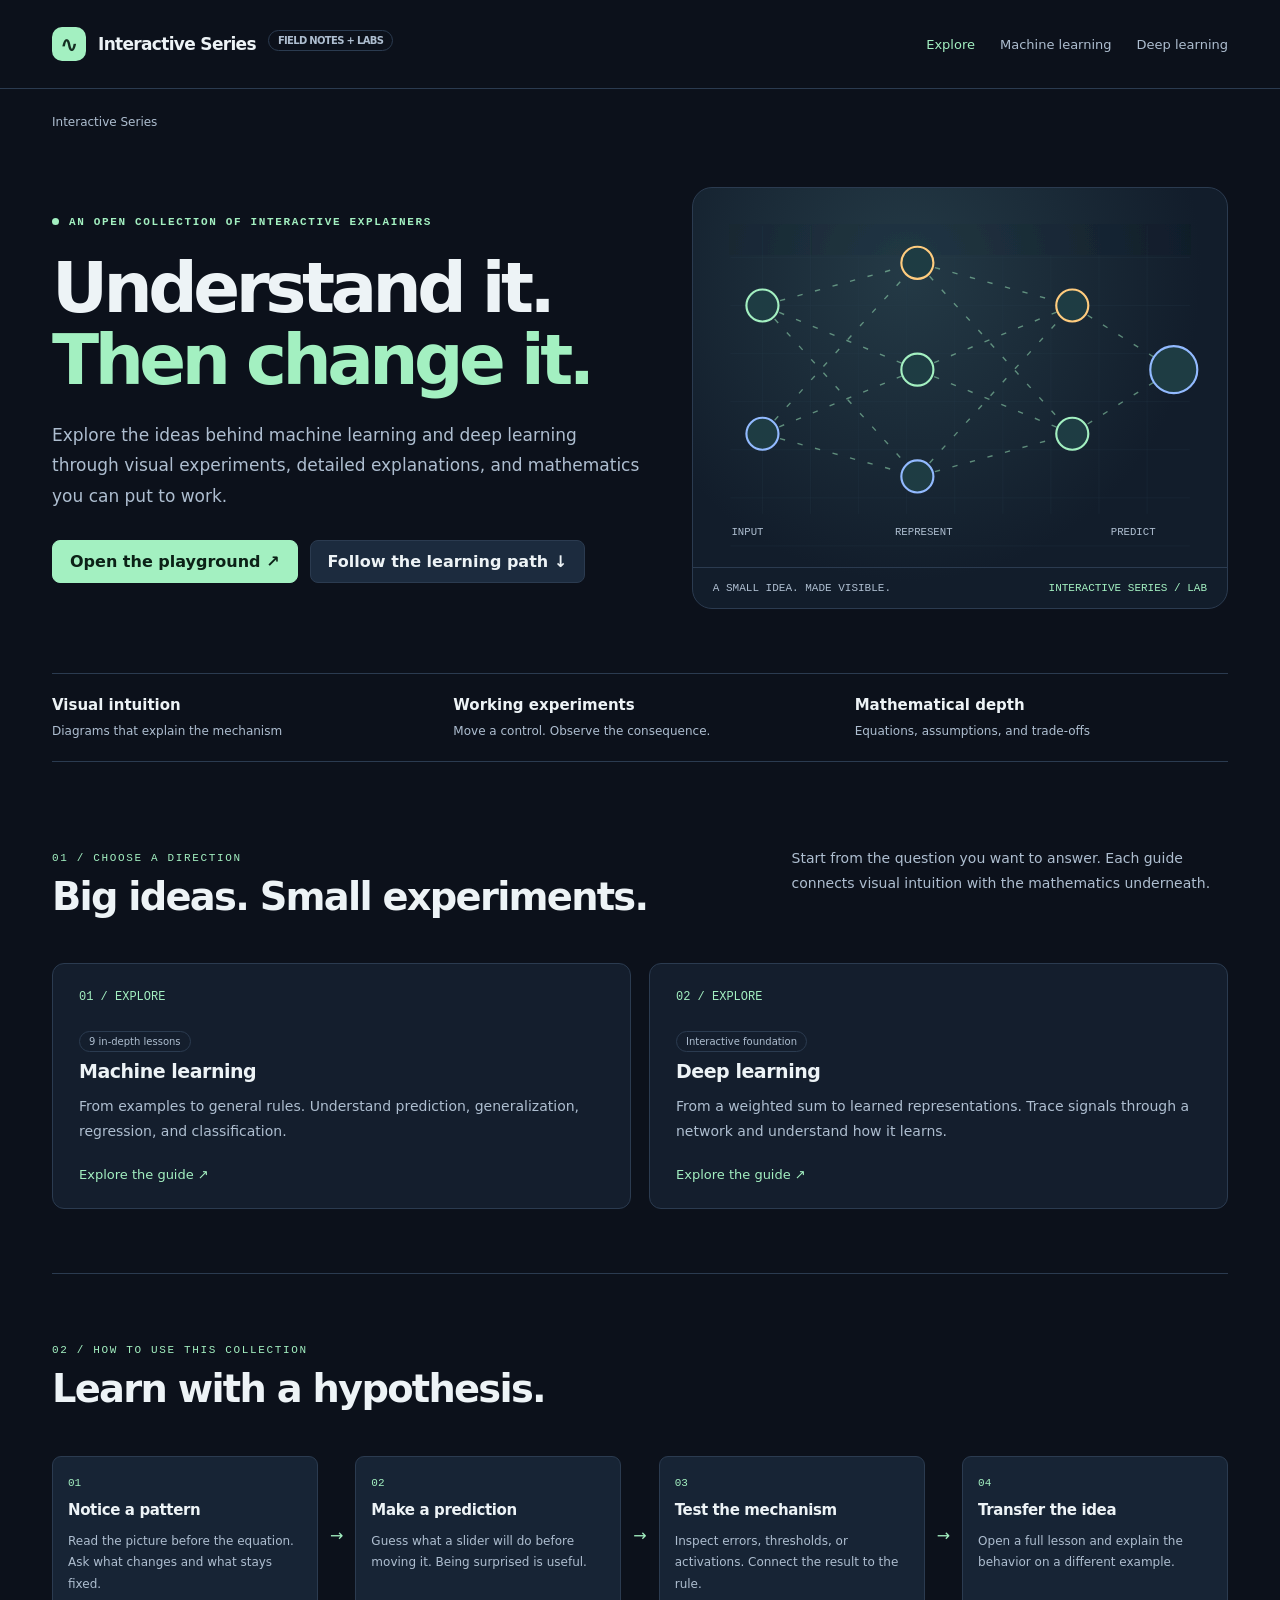
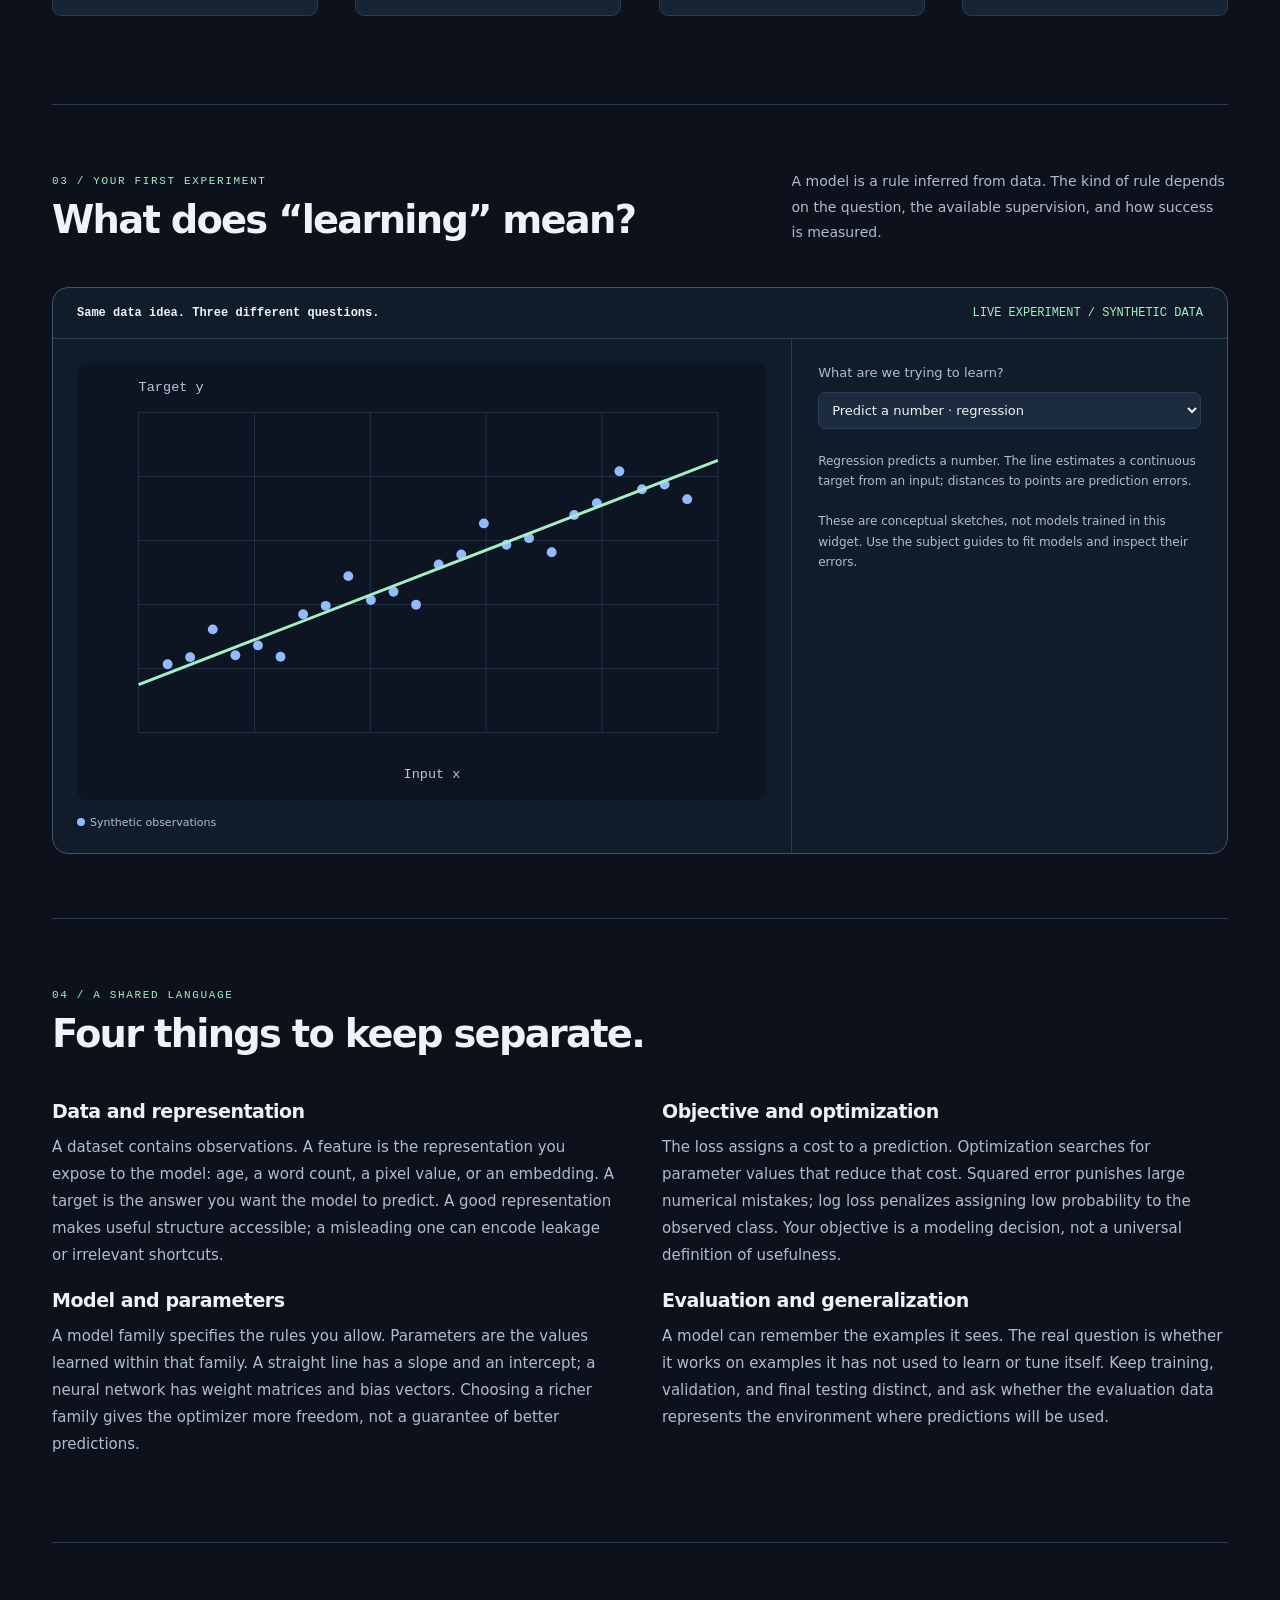
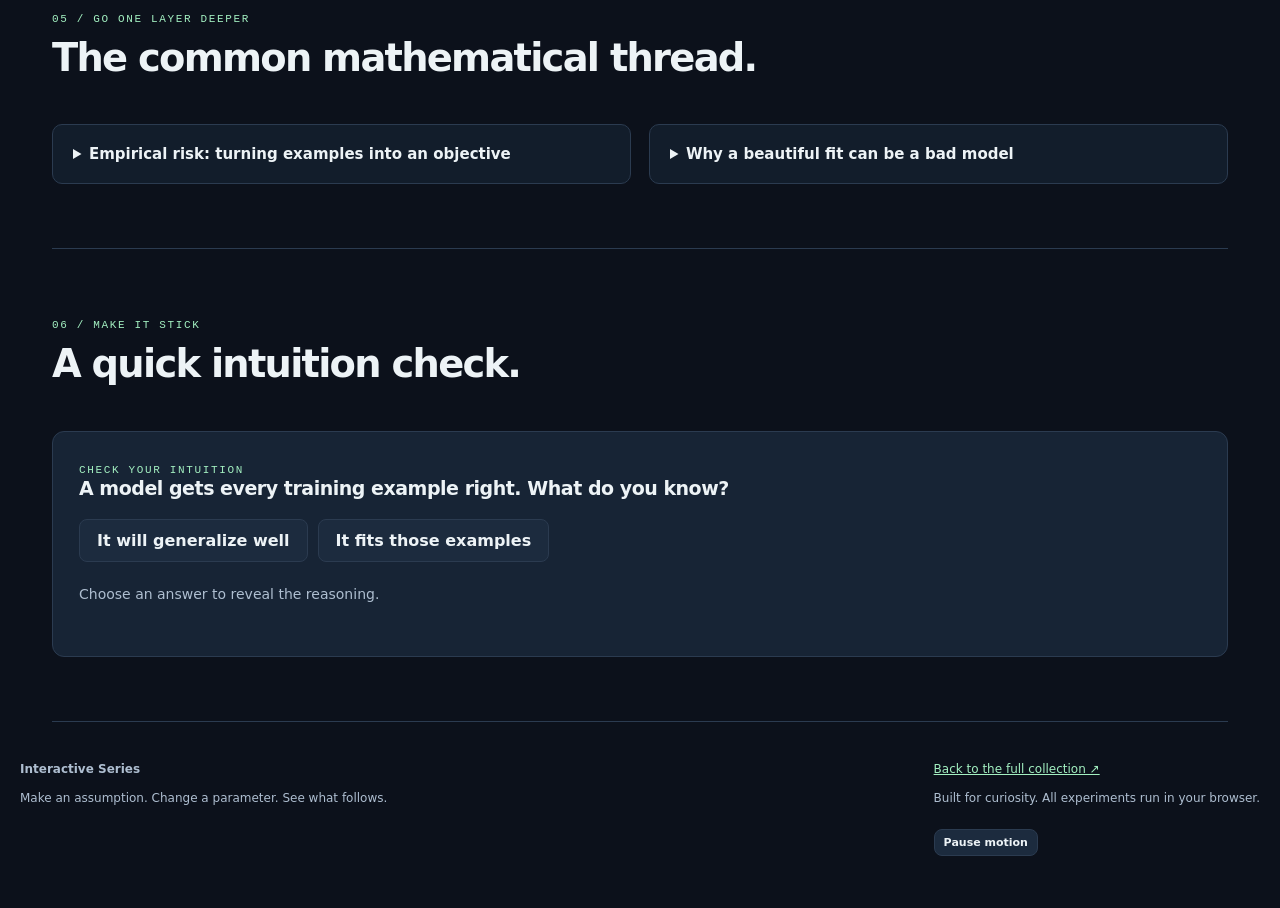
<file: docs/index.html>
<!doctype html>
<html lang="en"><head><meta charset="utf-8"><meta name="viewport" content="width=device-width, initial-scale=1"><meta name="description" content="Explore the ideas behind machine learning and deep learning through visual experiments, detailed explanations, and mathematics you can put to work."><meta name="theme-color" content="#0c111b"><title>Interactive Series | Interactive Series</title><link rel="stylesheet" href="./assets/css/site.css"><script src="./assets/js/homepages.js" defer></script></head>
<body><a href="#main" class="skip">Skip to content</a><header class="topbar"><div class="shell header-inner"><a class="brand" href="./"><span class="brand-icon" aria-hidden="true">∿</span>Interactive Series<span class="pill">FIELD NOTES + LABS</span></a><nav class="topnav" aria-label="Main navigation"><a href="./" aria-current="page">Explore</a><a href="machine-learning/">Machine learning</a><a href="deep-learning/">Deep learning</a></nav></div></header>
<main id="main" class="shell"><nav class="crumbs" aria-label="Breadcrumb"><span aria-current="page">Interactive Series</span></nav><section class="hero"><div><div class="kicker">An open collection of interactive explainers</div><h1>Understand it.<br><em>Then change it.</em></h1><p class="lead">Explore the ideas behind machine learning and deep learning through visual experiments, detailed explanations, and mathematics you can put to work.</p><div class="actions"><a class="button primary" href="#playground">Open the playground ↗</a><a class="button" href="#learn">Follow the learning path ↓</a></div></div><div class="hero-art"><svg viewBox="0 0 500 355" role="img" aria-label="Conceptual illustration of home; decorative, not measured data"><g><path d="M65 35V305 M35 65H465" stroke="#2b4151" stroke-width=".5" opacity=".4"/><path d="M110 35V305 M35 110H465" stroke="#2b4151" stroke-width=".5" opacity=".4"/><path d="M155 35V305 M35 155H465" stroke="#2b4151" stroke-width=".5" opacity=".4"/><path d="M200 35V305 M35 200H465" stroke="#2b4151" stroke-width=".5" opacity=".4"/><path d="M245 35V305 M35 245H465" stroke="#2b4151" stroke-width=".5" opacity=".4"/><path d="M290 35V305 M35 290H465" stroke="#2b4151" stroke-width=".5" opacity=".4"/><path d="M335 35V305 M35 335H465" stroke="#2b4151" stroke-width=".5" opacity=".4"/><path d="M380 35V305 M35 380H465" stroke="#2b4151" stroke-width=".5" opacity=".4"/><path d="M425 35V305 M35 425H465" stroke="#2b4151" stroke-width=".5" opacity=".4"/></g><g font-family="monospace" font-size="10" fill="#aebed0"><line class="travel" x1="65" y1="110" x2="210" y2="70" stroke="#a3f0c1" stroke-width="1.3" opacity=".5"/><line class="travel" x1="65" y1="110" x2="210" y2="170" stroke="#a3f0c1" stroke-width="1.3" opacity=".5"/><line class="travel" x1="65" y1="110" x2="210" y2="270" stroke="#a3f0c1" stroke-width="1.3" opacity=".5"/><line class="travel" x1="65" y1="230" x2="210" y2="70" stroke="#a3f0c1" stroke-width="1.3" opacity=".5"/><line class="travel" x1="65" y1="230" x2="210" y2="170" stroke="#a3f0c1" stroke-width="1.3" opacity=".5"/><line class="travel" x1="65" y1="230" x2="210" y2="270" stroke="#a3f0c1" stroke-width="1.3" opacity=".5"/><line class="travel" x1="210" y1="70" x2="355" y2="110" stroke="#a3f0c1" stroke-width="1.3" opacity=".5"/><line class="travel" x1="210" y1="70" x2="355" y2="230" stroke="#a3f0c1" stroke-width="1.3" opacity=".5"/><line class="travel" x1="210" y1="170" x2="355" y2="110" stroke="#a3f0c1" stroke-width="1.3" opacity=".5"/><line class="travel" x1="210" y1="170" x2="355" y2="230" stroke="#a3f0c1" stroke-width="1.3" opacity=".5"/><line class="travel" x1="210" y1="270" x2="355" y2="110" stroke="#a3f0c1" stroke-width="1.3" opacity=".5"/><line class="travel" x1="210" y1="270" x2="355" y2="230" stroke="#a3f0c1" stroke-width="1.3" opacity=".5"/><line class="travel" x1="355" y1="110" x2="450" y2="170" stroke="#a3f0c1" stroke-width="1.3" opacity=".5"/><line class="travel" x1="355" y1="230" x2="450" y2="170" stroke="#a3f0c1" stroke-width="1.3" opacity=".5"/><circle class="pulse" style="animation-delay:0.0s" cx="65" cy="110" r="15" fill="#1e3c43" stroke="#a3f0c1" stroke-width="2"/><circle class="pulse" style="animation-delay:0.2s" cx="65" cy="230" r="15" fill="#1e3c43" stroke="#92baff" stroke-width="2"/><circle class="pulse" style="animation-delay:0.4s" cx="210" cy="70" r="15" fill="#1e3c43" stroke="#ffcc7e" stroke-width="2"/><circle class="pulse" style="animation-delay:0.6000000000000001s" cx="210" cy="170" r="15" fill="#1e3c43" stroke="#a3f0c1" stroke-width="2"/><circle class="pulse" style="animation-delay:0.8s" cx="210" cy="270" r="15" fill="#1e3c43" stroke="#92baff" stroke-width="2"/><circle class="pulse" style="animation-delay:1.0s" cx="355" cy="110" r="15" fill="#1e3c43" stroke="#ffcc7e" stroke-width="2"/><circle class="pulse" style="animation-delay:1.2000000000000002s" cx="355" cy="230" r="15" fill="#1e3c43" stroke="#a3f0c1" stroke-width="2"/><circle class="pulse" style="animation-delay:1.4000000000000001s" cx="450" cy="170" r="22" fill="#1e3c43" stroke="#92baff" stroke-width="2"/><text x="36" y="325">INPUT</text><text x="189" y="325">REPRESENT</text><text x="391" y="325">PREDICT</text></g></svg><div class="art-caption"><span>A SMALL IDEA. MADE VISIBLE.</span><span>INTERACTIVE SERIES / LAB</span></div></div></section>
<div class="ribbon"><div><strong>Visual intuition</strong><span>Diagrams that explain the mechanism</span></div><div><strong>Working experiments</strong><span>Move a control. Observe the consequence.</span></div><div><strong>Mathematical depth</strong><span>Equations, assumptions, and trade-offs</span></div></div><section class="section" id="learn"><div class="section-heading"><div><span class="eyebrow">01 / Choose a direction</span><h2>Big ideas. Small experiments.</h2></div><p>Start from the question you want to answer. Each guide connects visual intuition with the mathematics underneath.</p></div><div class="cards two"><a class="card" href="machine-learning/"><span class="number">01 / EXPLORE</span><span class="pill">9 in-depth lessons</span><h3>Machine learning</h3><p>From examples to general rules. Understand prediction, generalization, regression, and classification.</p><span class="go">Explore the guide ↗</span></a><a class="card" href="deep-learning/"><span class="number">02 / EXPLORE</span><span class="pill">Interactive foundation</span><h3>Deep learning</h3><p>From a weighted sum to learned representations. Trace signals through a network and understand how it learns.</p><span class="go">Explore the guide ↗</span></a></div></section><section class="section" id="method"><div class="section-heading"><div><span class="eyebrow">02 / How to use this collection</span><h2>Learn with a hypothesis.</h2></div><p></p></div><div class="flow"><div><b>01</b><h3>Notice a pattern</h3><p>Read the picture before the equation. Ask what changes and what stays fixed.</p></div><span aria-hidden="true">→</span><div><b>02</b><h3>Make a prediction</h3><p>Guess what a slider will do before moving it. Being surprised is useful.</p></div><span aria-hidden="true">→</span><div><b>03</b><h3>Test the mechanism</h3><p>Inspect errors, thresholds, or activations. Connect the result to the rule.</p></div><span aria-hidden="true">→</span><div><b>04</b><h3>Transfer the idea</h3><p>Open a full lesson and explain the behavior on a different example.</p></div></div></section><section class="section" id="playground"><div class="section-heading"><div><span class="eyebrow">03 / Your first experiment</span><h2>What does “learning” mean?</h2></div><p>A model is a rule inferred from data. The kind of rule depends on the question, the available supervision, and how success is measured.</p></div><div class="playground" data-lab="explorer"><div class="lab-bar"><b>Same data idea. Three different questions.</b><span>LIVE EXPERIMENT / SYNTHETIC DATA</span></div><div class="lab-grid"><div class="plot-area"><svg class="plot" viewBox="0 0 560 355" role="img" aria-label="Same data idea. Three different questions."></svg><div class="legend"><span><i style="background:#92baff"></i>Synthetic observations</span></div></div><div class="controls"><label class="control" for="task"><span class="label-row">What are we trying to learn?</span><select id="task"><option value="regression">Predict a number · regression</option><option value="classification">Predict a category · classification</option><option value="clustering">Discover groups · clustering</option></select></label><p class="lab-note" data-value="explanation"></p><p class="lab-note">These are conceptual sketches, not models trained in this widget. Use the subject guides to fit models and inspect their errors.</p></div></div></div></section><section class="section" id="foundations"><div class="section-heading"><div><span class="eyebrow">04 / A shared language</span><h2>Four things to keep separate.</h2></div><p></p></div><div class="reading"><div><h3>Data and representation</h3><p>A dataset contains observations. A feature is the representation you expose to the model: age, a word count, a pixel value, or an embedding. A target is the answer you want the model to predict. A good representation makes useful structure accessible; a misleading one can encode leakage or irrelevant shortcuts.</p><h3>Model and parameters</h3><p>A model family specifies the rules you allow. Parameters are the values learned within that family. A straight line has a slope and an intercept; a neural network has weight matrices and bias vectors. Choosing a richer family gives the optimizer more freedom, not a guarantee of better predictions.</p></div><div><h3>Objective and optimization</h3><p>The loss assigns a cost to a prediction. Optimization searches for parameter values that reduce that cost. Squared error punishes large numerical mistakes; log loss penalizes assigning low probability to the observed class. Your objective is a modeling decision, not a universal definition of usefulness.</p><h3>Evaluation and generalization</h3><p>A model can remember the examples it sees. The real question is whether it works on examples it has not used to learn or tune itself. Keep training, validation, and final testing distinct, and ask whether the evaluation data represents the environment where predictions will be used.</p></div></div></section><section class="section" id="math"><div class="section-heading"><div><span class="eyebrow">05 / Go one layer deeper</span><h2>The common mathematical thread.</h2></div><p></p></div><div class="details-grid"><details><summary>Empirical risk: turning examples into an objective</summary><div class="formula">θ̂ = arg min<sub>θ</sub> [ (1/n) Σᵢ ℓ(f<sub>θ</sub>(xᵢ), yᵢ) + λΩ(θ) ]</div><p>Here xᵢ is an input, yᵢ its target, f is the model, ℓ is a per-example loss, and Ω penalizes complexity. λ controls the strength of that penalty. This supervised-learning template covers many models, but not every learning problem.</p></details><details><summary>Why a beautiful fit can be a bad model</summary><p>Observed data mixes signal with sampling variation and noise. A flexible model can fit both. Training error measures agreement with known examples; generalization error concerns new examples from a relevant distribution. A low training loss alone establishes neither robustness nor causal understanding.</p></details></div></section><section class="section" id="check"><div class="section-heading"><div><span class="eyebrow">06 / Make it stick</span><h2>A quick intuition check.</h2></div><p></p></div><div class="quiz" data-quiz><span class="eyebrow">Check your intuition</span><h3>A model gets every training example right. What do you know?</h3><div class="quiz-options"><button type="button" data-correct="false" aria-pressed="false" data-feedback="Not yet. It may have memorized the training set. Evaluate on representative examples that were not used to fit or tune it.">It will generalize well</button><button type="button" data-correct="true" aria-pressed="false" data-feedback="Exactly. Perfect training performance says the model fits those examples. Generalization requires independent evidence.">It fits those examples</button></div><p class="quiz-feedback" role="status">Choose an answer to reveal the reasoning.</p></div></section></main>
<footer class="shell footer"><div><strong>Interactive Series</strong><p>Make an assumption. Change a parameter. See what follows.</p></div><div><a href="./">Back to the full collection ↗</a><p>Built for curiosity. All experiments run in your browser.</p><button type="button" class="motion-toggle" data-motion aria-pressed="false">Pause motion</button></div></footer></body></html>
</file>
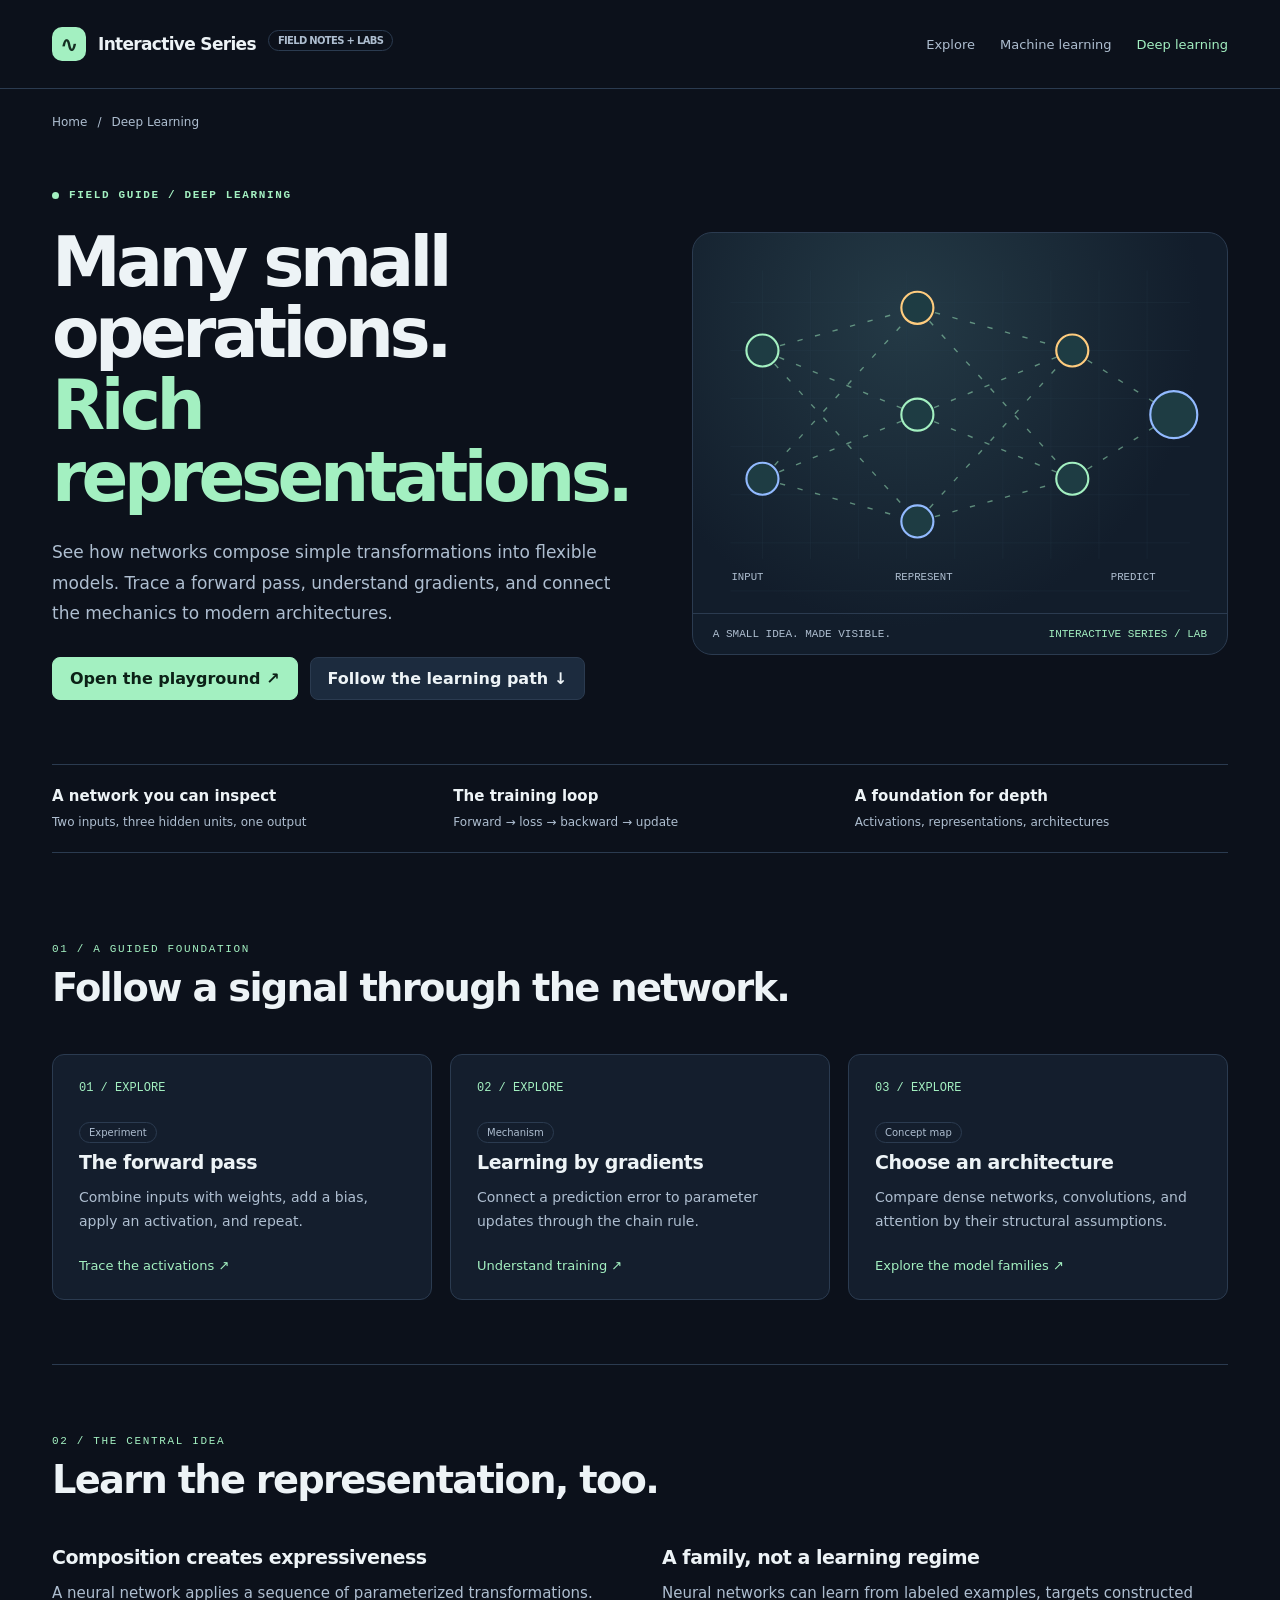
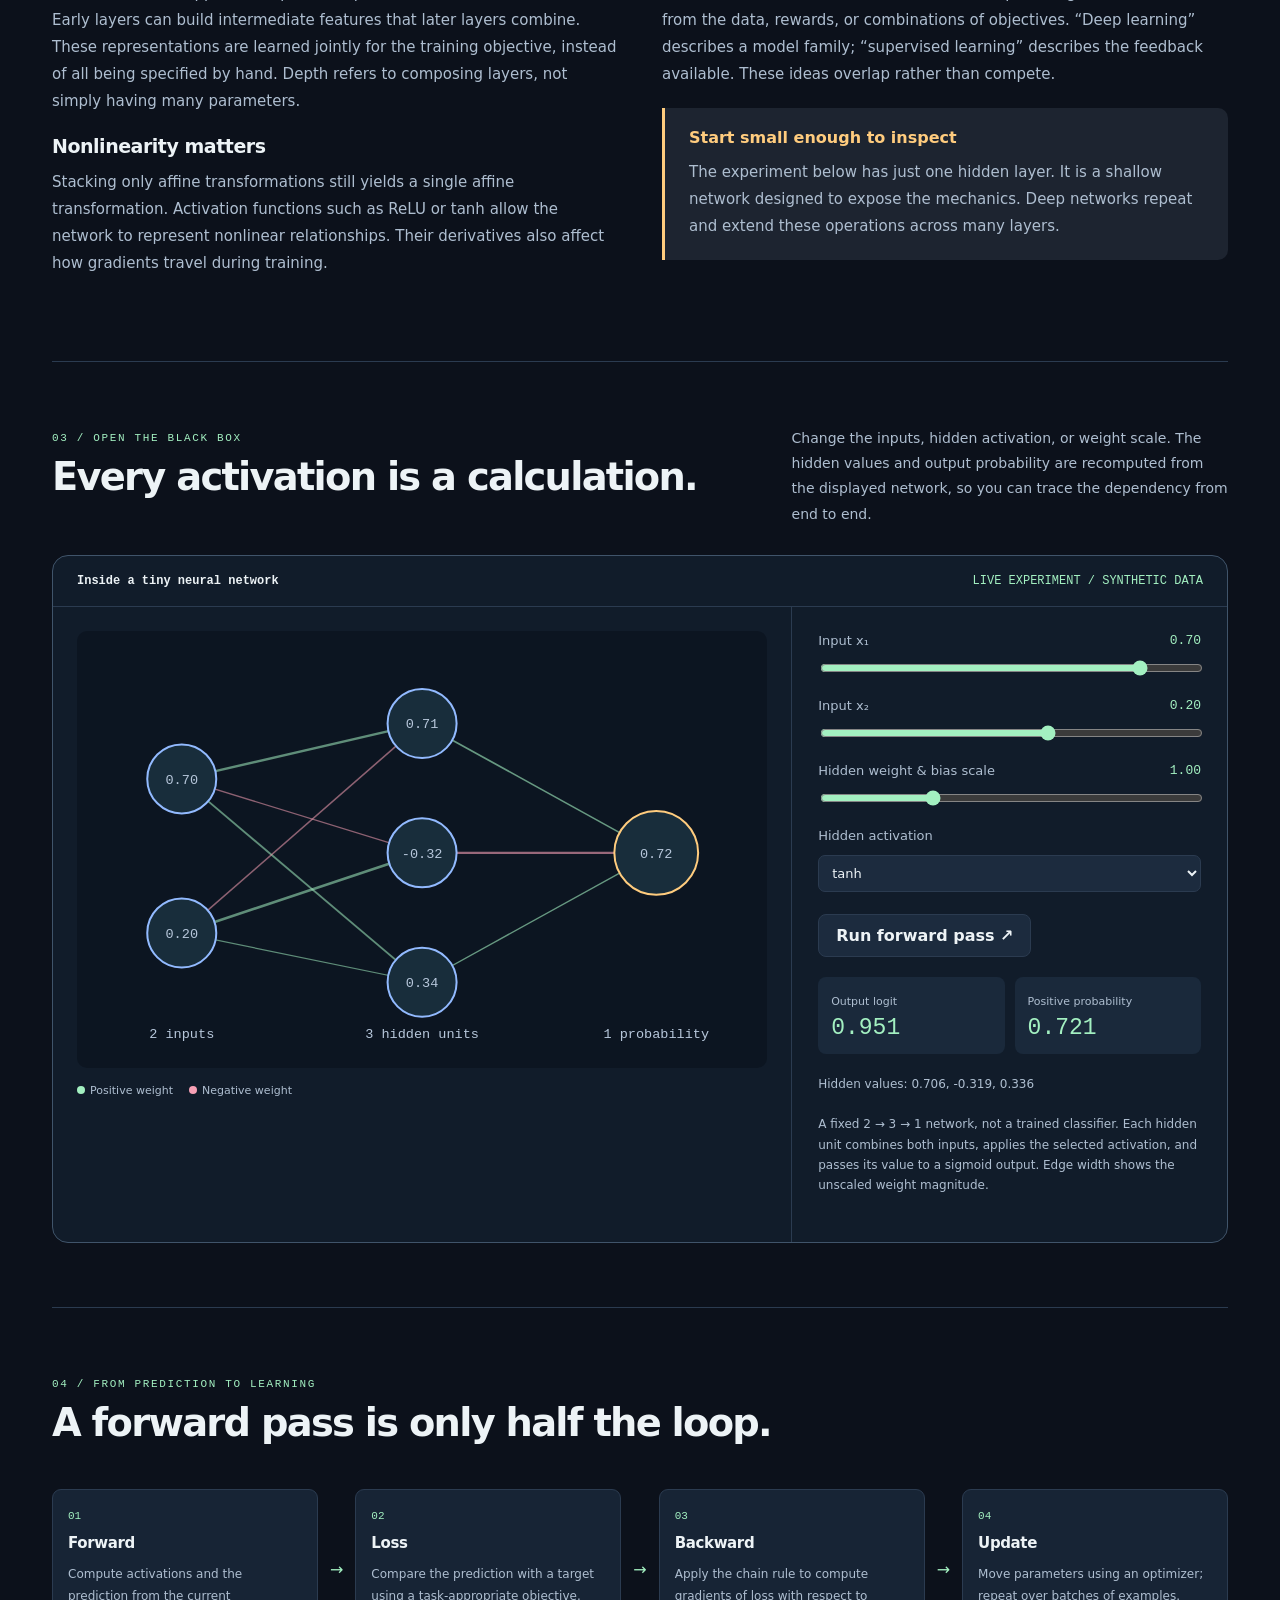
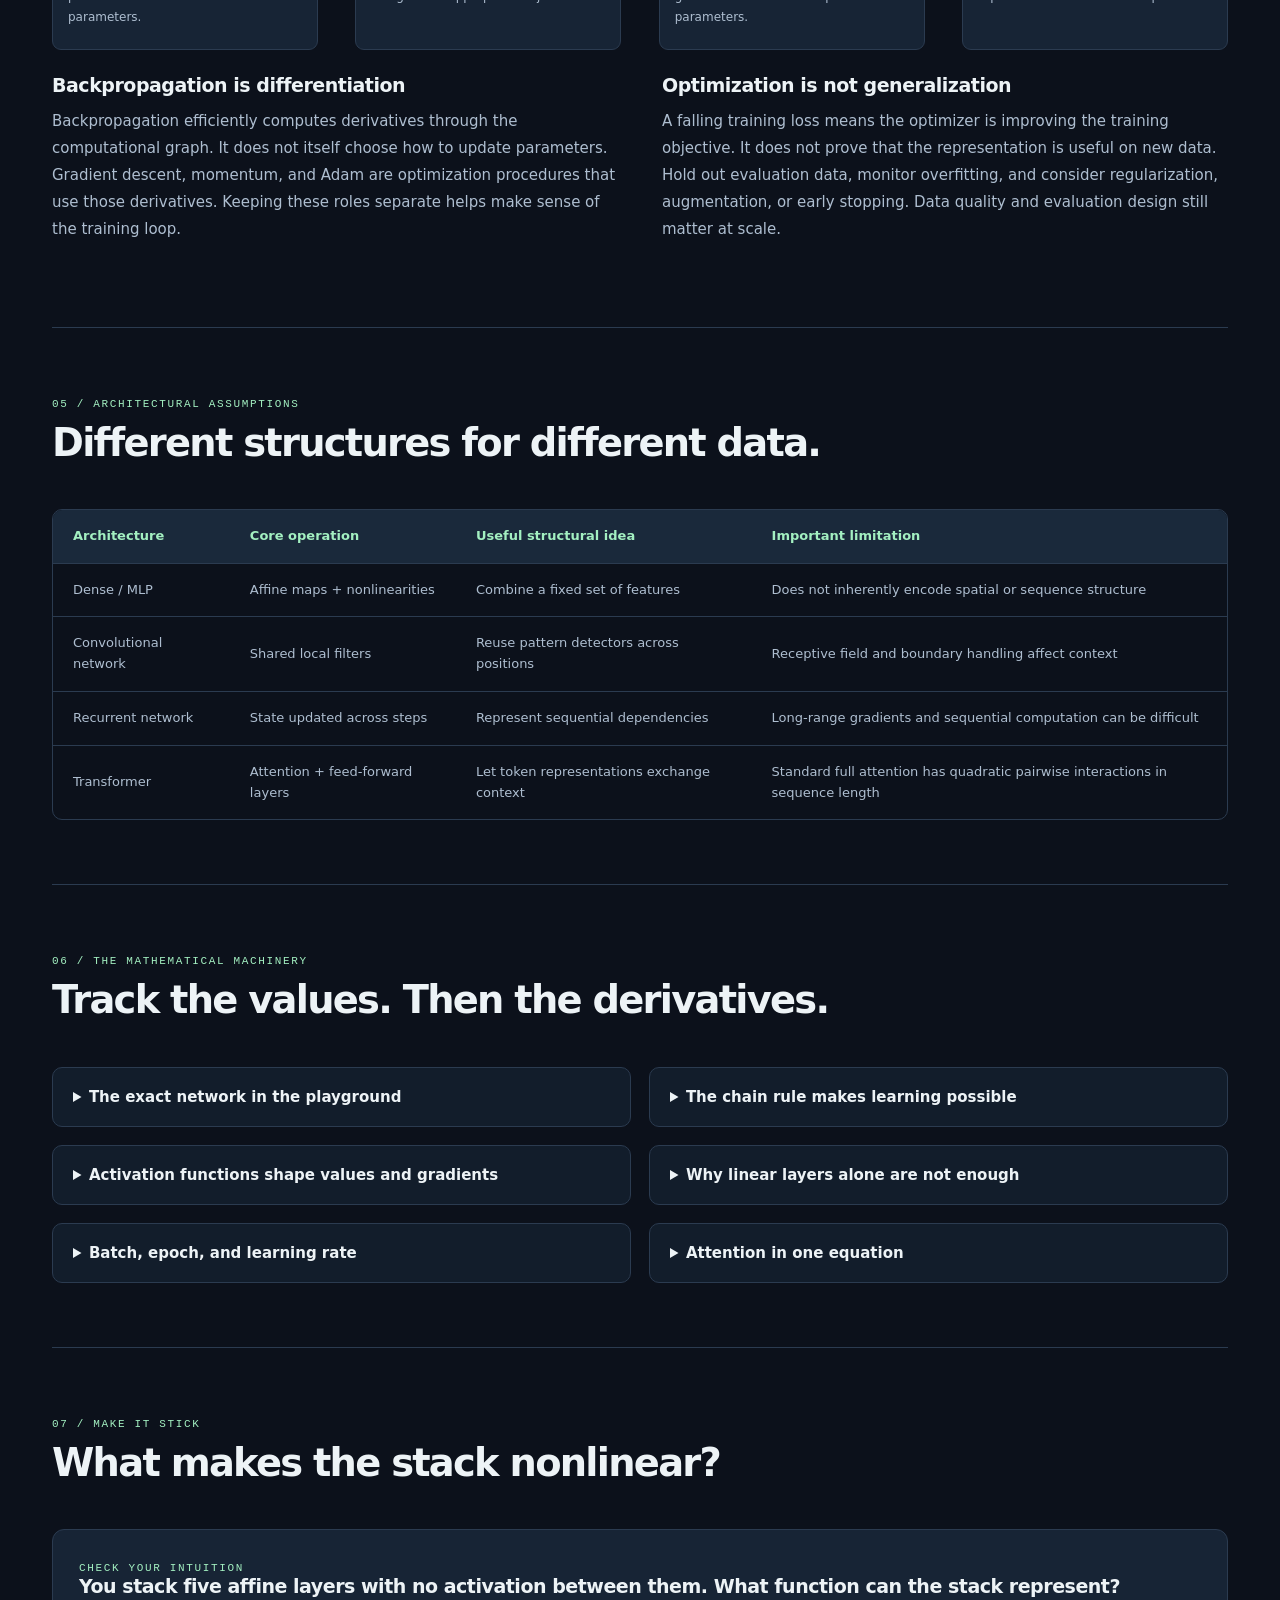
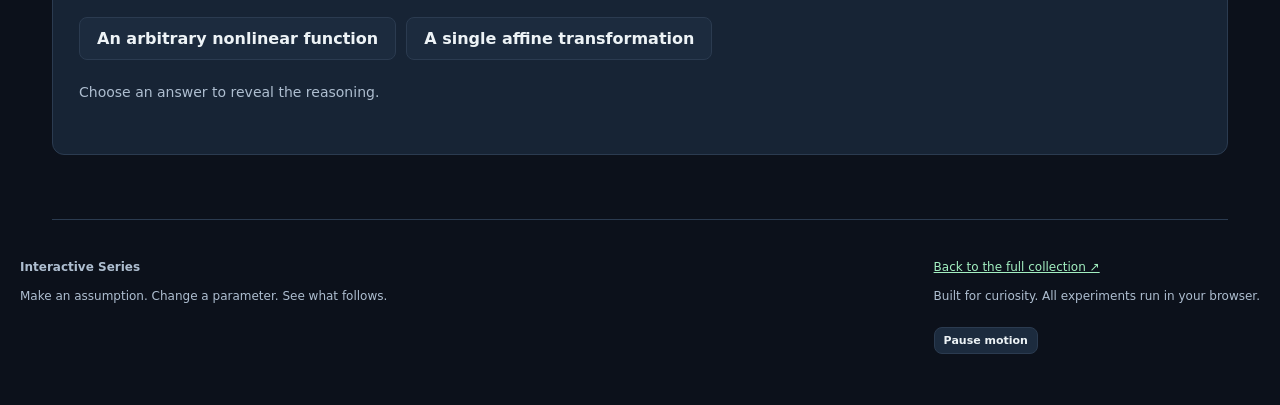
<file: docs/deep-learning/index.html>
<!doctype html>
<html lang="en"><head><meta charset="utf-8"><meta name="viewport" content="width=device-width, initial-scale=1"><meta name="description" content="See how networks compose simple transformations into flexible models. Trace a forward pass, understand gradients, and connect the mechanics to modern architectures."><meta name="theme-color" content="#0c111b"><title>Deep Learning | Interactive Series</title><link rel="stylesheet" href="../assets/css/site.css"><script src="../assets/js/homepages.js" defer></script></head>
<body><a href="#main" class="skip">Skip to content</a><header class="topbar"><div class="shell header-inner"><a class="brand" href="../"><span class="brand-icon" aria-hidden="true">∿</span>Interactive Series<span class="pill">FIELD NOTES + LABS</span></a><nav class="topnav" aria-label="Main navigation"><a href="../">Explore</a><a href="../machine-learning/">Machine learning</a><a href="./" aria-current="page">Deep learning</a></nav></div></header>
<main id="main" class="shell"><nav class="crumbs" aria-label="Breadcrumb"><a href="../">Home</a><span aria-hidden="true">/</span><span aria-current="page">Deep Learning</span></nav><section class="hero"><div><div class="kicker">Field guide / Deep learning</div><h1>Many small operations.<br><em>Rich representations.</em></h1><p class="lead">See how networks compose simple transformations into flexible models. Trace a forward pass, understand gradients, and connect the mechanics to modern architectures.</p><div class="actions"><a class="button primary" href="#playground">Open the playground ↗</a><a class="button" href="#learn">Follow the learning path ↓</a></div></div><div class="hero-art"><svg viewBox="0 0 500 355" role="img" aria-label="Conceptual illustration of network; decorative, not measured data"><g><path d="M65 35V305 M35 65H465" stroke="#2b4151" stroke-width=".5" opacity=".4"/><path d="M110 35V305 M35 110H465" stroke="#2b4151" stroke-width=".5" opacity=".4"/><path d="M155 35V305 M35 155H465" stroke="#2b4151" stroke-width=".5" opacity=".4"/><path d="M200 35V305 M35 200H465" stroke="#2b4151" stroke-width=".5" opacity=".4"/><path d="M245 35V305 M35 245H465" stroke="#2b4151" stroke-width=".5" opacity=".4"/><path d="M290 35V305 M35 290H465" stroke="#2b4151" stroke-width=".5" opacity=".4"/><path d="M335 35V305 M35 335H465" stroke="#2b4151" stroke-width=".5" opacity=".4"/><path d="M380 35V305 M35 380H465" stroke="#2b4151" stroke-width=".5" opacity=".4"/><path d="M425 35V305 M35 425H465" stroke="#2b4151" stroke-width=".5" opacity=".4"/></g><g font-family="monospace" font-size="10" fill="#aebed0"><line class="travel" x1="65" y1="110" x2="210" y2="70" stroke="#a3f0c1" stroke-width="1.3" opacity=".5"/><line class="travel" x1="65" y1="110" x2="210" y2="170" stroke="#a3f0c1" stroke-width="1.3" opacity=".5"/><line class="travel" x1="65" y1="110" x2="210" y2="270" stroke="#a3f0c1" stroke-width="1.3" opacity=".5"/><line class="travel" x1="65" y1="230" x2="210" y2="70" stroke="#a3f0c1" stroke-width="1.3" opacity=".5"/><line class="travel" x1="65" y1="230" x2="210" y2="170" stroke="#a3f0c1" stroke-width="1.3" opacity=".5"/><line class="travel" x1="65" y1="230" x2="210" y2="270" stroke="#a3f0c1" stroke-width="1.3" opacity=".5"/><line class="travel" x1="210" y1="70" x2="355" y2="110" stroke="#a3f0c1" stroke-width="1.3" opacity=".5"/><line class="travel" x1="210" y1="70" x2="355" y2="230" stroke="#a3f0c1" stroke-width="1.3" opacity=".5"/><line class="travel" x1="210" y1="170" x2="355" y2="110" stroke="#a3f0c1" stroke-width="1.3" opacity=".5"/><line class="travel" x1="210" y1="170" x2="355" y2="230" stroke="#a3f0c1" stroke-width="1.3" opacity=".5"/><line class="travel" x1="210" y1="270" x2="355" y2="110" stroke="#a3f0c1" stroke-width="1.3" opacity=".5"/><line class="travel" x1="210" y1="270" x2="355" y2="230" stroke="#a3f0c1" stroke-width="1.3" opacity=".5"/><line class="travel" x1="355" y1="110" x2="450" y2="170" stroke="#a3f0c1" stroke-width="1.3" opacity=".5"/><line class="travel" x1="355" y1="230" x2="450" y2="170" stroke="#a3f0c1" stroke-width="1.3" opacity=".5"/><circle class="pulse" style="animation-delay:0.0s" cx="65" cy="110" r="15" fill="#1e3c43" stroke="#a3f0c1" stroke-width="2"/><circle class="pulse" style="animation-delay:0.2s" cx="65" cy="230" r="15" fill="#1e3c43" stroke="#92baff" stroke-width="2"/><circle class="pulse" style="animation-delay:0.4s" cx="210" cy="70" r="15" fill="#1e3c43" stroke="#ffcc7e" stroke-width="2"/><circle class="pulse" style="animation-delay:0.6000000000000001s" cx="210" cy="170" r="15" fill="#1e3c43" stroke="#a3f0c1" stroke-width="2"/><circle class="pulse" style="animation-delay:0.8s" cx="210" cy="270" r="15" fill="#1e3c43" stroke="#92baff" stroke-width="2"/><circle class="pulse" style="animation-delay:1.0s" cx="355" cy="110" r="15" fill="#1e3c43" stroke="#ffcc7e" stroke-width="2"/><circle class="pulse" style="animation-delay:1.2000000000000002s" cx="355" cy="230" r="15" fill="#1e3c43" stroke="#a3f0c1" stroke-width="2"/><circle class="pulse" style="animation-delay:1.4000000000000001s" cx="450" cy="170" r="22" fill="#1e3c43" stroke="#92baff" stroke-width="2"/><text x="36" y="325">INPUT</text><text x="189" y="325">REPRESENT</text><text x="391" y="325">PREDICT</text></g></svg><div class="art-caption"><span>A SMALL IDEA. MADE VISIBLE.</span><span>INTERACTIVE SERIES / LAB</span></div></div></section>
<div class="ribbon"><div><strong>A network you can inspect</strong><span>Two inputs, three hidden units, one output</span></div><div><strong>The training loop</strong><span>Forward → loss → backward → update</span></div><div><strong>A foundation for depth</strong><span>Activations, representations, architectures</span></div></div><section class="section" id="learn"><div class="section-heading"><div><span class="eyebrow">01 / A guided foundation</span><h2>Follow a signal through the network.</h2></div><p></p></div><div class="cards"><a class="card" href="#playground"><span class="number">01 / EXPLORE</span><span class="pill">Experiment</span><h3>The forward pass</h3><p>Combine inputs with weights, add a bias, apply an activation, and repeat.</p><span class="go">Trace the activations ↗</span></a><a class="card" href="#training"><span class="number">02 / EXPLORE</span><span class="pill">Mechanism</span><h3>Learning by gradients</h3><p>Connect a prediction error to parameter updates through the chain rule.</p><span class="go">Understand training ↗</span></a><a class="card" href="#architectures"><span class="number">03 / EXPLORE</span><span class="pill">Concept map</span><h3>Choose an architecture</h3><p>Compare dense networks, convolutions, and attention by their structural assumptions.</p><span class="go">Explore the model families ↗</span></a></div></section><section class="section" id="intuition"><div class="section-heading"><div><span class="eyebrow">02 / The central idea</span><h2>Learn the representation, too.</h2></div><p></p></div><div class="reading"><div><h3>Composition creates expressiveness</h3><p>A neural network applies a sequence of parameterized transformations. Early layers can build intermediate features that later layers combine. These representations are learned jointly for the training objective, instead of all being specified by hand. Depth refers to composing layers, not simply having many parameters.</p><h3>Nonlinearity matters</h3><p>Stacking only affine transformations still yields a single affine transformation. Activation functions such as ReLU or tanh allow the network to represent nonlinear relationships. Their derivatives also affect how gradients travel during training.</p></div><div><h3>A family, not a learning regime</h3><p>Neural networks can learn from labeled examples, targets constructed from the data, rewards, or combinations of objectives. “Deep learning” describes a model family; “supervised learning” describes the feedback available. These ideas overlap rather than compete.</p><div class="callout"><strong>Start small enough to inspect</strong><p>The experiment below has just one hidden layer. It is a shallow network designed to expose the mechanics. Deep networks repeat and extend these operations across many layers.</p></div></div></div></section><section class="section" id="playground"><div class="section-heading"><div><span class="eyebrow">03 / Open the black box</span><h2>Every activation is a calculation.</h2></div><p>Change the inputs, hidden activation, or weight scale. The hidden values and output probability are recomputed from the displayed network, so you can trace the dependency from end to end.</p></div><div class="playground" data-lab="network"><div class="lab-bar"><b>Inside a tiny neural network</b><span>LIVE EXPERIMENT / SYNTHETIC DATA</span></div><div class="lab-grid"><div class="plot-area"><svg class="plot" viewBox="0 0 560 355" role="img" aria-label="Inside a tiny neural network"></svg><div class="legend"><span><i style="background:#a3f0c1"></i>Positive weight</span><span><i style="background:#f7a0b5"></i>Negative weight</span></div></div><div class="controls"><label class="control" for="lab-x1"><span class="label-row">Input x₁<output for="lab-x1">0.7</output></span><input id="lab-x1" name="x1" type="range" min="-1" max="1" value="0.7" step=".01"></label><label class="control" for="lab-x2"><span class="label-row">Input x₂<output for="lab-x2">0.2</output></span><input id="lab-x2" name="x2" type="range" min="-1" max="1" value="0.2" step=".01"></label><label class="control" for="lab-gain"><span class="label-row">Hidden weight & bias scale<output for="lab-gain">1</output></span><input id="lab-gain" name="gain" type="range" min="0.2" max="3" value="1" step="0.1"></label><label class="control" for="activation"><span class="label-row">Hidden activation</span><select id="activation" name="activation"><option value="tanh">tanh</option><option value="relu">ReLU</option></select></label><button type="button">Run forward pass ↗</button><div class="metrics"><div class="metric"><span>Output logit</span><b data-value="logit">—</b></div><div class="metric"><span>Positive probability</span><b data-value="probability">—</b></div></div><p class="lab-note">Hidden values: <span data-value="hidden"></span></p><p class="lab-note">A fixed 2 → 3 → 1 network, not a trained classifier. Each hidden unit combines both inputs, applies the selected activation, and passes its value to a sigmoid output. Edge width shows the unscaled weight magnitude.</p></div></div></div></section><section class="section" id="training"><div class="section-heading"><div><span class="eyebrow">04 / From prediction to learning</span><h2>A forward pass is only half the loop.</h2></div><p></p></div><div class="flow"><div><b>01</b><h3>Forward</h3><p>Compute activations and the prediction from the current parameters.</p></div><span aria-hidden="true">→</span><div><b>02</b><h3>Loss</h3><p>Compare the prediction with a target using a task-appropriate objective.</p></div><span aria-hidden="true">→</span><div><b>03</b><h3>Backward</h3><p>Apply the chain rule to compute gradients of loss with respect to parameters.</p></div><span aria-hidden="true">→</span><div><b>04</b><h3>Update</h3><p>Move parameters using an optimizer; repeat over batches of examples.</p></div></div><div class="reading"><div><h3>Backpropagation is differentiation</h3><p>Backpropagation efficiently computes derivatives through the computational graph. It does not itself choose how to update parameters. Gradient descent, momentum, and Adam are optimization procedures that use those derivatives. Keeping these roles separate helps make sense of the training loop.</p></div><div><h3>Optimization is not generalization</h3><p>A falling training loss means the optimizer is improving the training objective. It does not prove that the representation is useful on new data. Hold out evaluation data, monitor overfitting, and consider regularization, augmentation, or early stopping. Data quality and evaluation design still matter at scale.</p></div></div></section><section class="section" id="architectures"><div class="section-heading"><div><span class="eyebrow">05 / Architectural assumptions</span><h2>Different structures for different data.</h2></div><p></p></div><div class="table-wrap"><table><thead><tr><th>Architecture</th><th>Core operation</th><th>Useful structural idea</th><th>Important limitation</th></tr></thead><tbody><tr><td>Dense / MLP</td><td>Affine maps + nonlinearities</td><td>Combine a fixed set of features</td><td>Does not inherently encode spatial or sequence structure</td></tr><tr><td>Convolutional network</td><td>Shared local filters</td><td>Reuse pattern detectors across positions</td><td>Receptive field and boundary handling affect context</td></tr><tr><td>Recurrent network</td><td>State updated across steps</td><td>Represent sequential dependencies</td><td>Long-range gradients and sequential computation can be difficult</td></tr><tr><td>Transformer</td><td>Attention + feed-forward layers</td><td>Let token representations exchange context</td><td>Standard full attention has quadratic pairwise interactions in sequence length</td></tr></tbody></table></div></section><section class="section" id="math"><div class="section-heading"><div><span class="eyebrow">06 / The mathematical machinery</span><h2>Track the values. Then the derivatives.</h2></div><p></p></div><div class="details-grid"><details><summary>The exact network in the playground</summary><div class="formula">h = φ(g · (Wx + b))<br>W = [[1.2, −0.8], [−0.7, 1.3], [0.9, 0.6]]<br>b = [0.2, −0.1, −0.4]<br>z = 0.8h₁ − 1.1h₂ + 0.7h₃ − 0.2<br>p = σ(z)</div><p>The slider g scales the hidden weights and biases. φ is tanh or ReLU; the output always uses sigmoid. These fixed weights were chosen for illustration and have not been learned from data. A probability-shaped output alone does not imply calibrated predictions.</p></details><details><summary>The chain rule makes learning possible</summary><div class="formula">∂L/∂w = (∂L/∂a) · (∂a/∂z) · (∂z/∂w)<br>w ← w − η ∂L/∂w</div><p>For a unit with z = wx + b and a = φ(z), the local factor ∂z/∂w is x. The activation derivative gates how the downstream gradient reaches w. η is the learning rate; too large a step can destabilize training, while too small a step can slow progress.</p></details><details><summary>Activation functions shape values and gradients</summary><div class="formula">ReLU(z) = max(0,z)<br>tanh′(z) = 1 − tanh²(z)</div><p>ReLU has zero derivative for negative inputs and derivative one for positive inputs; implementations choose a convention at zero. A unit stuck on the negative side may stop receiving useful gradients. Tanh is smooth but saturates toward −1 or 1, where derivatives become small. Try increasing the hidden scale and observe saturation.</p></details><details><summary>Why linear layers alone are not enough</summary><div class="formula">W₂(W₁x + b₁) + b₂ = (W₂W₁)x + (W₂b₁ + b₂)</div><p>Composing affine layers collapses to one affine map. Nonlinear activations prevent this collapse and enable richer decision functions. Greater expressiveness still requires appropriate data, optimization, and evaluation to become useful.</p></details><details><summary>Batch, epoch, and learning rate</summary><p>A batch is the subset of examples used for an update. An epoch is one pass through the training set. The learning rate controls the update scale. Batch size affects gradient noise and computational behavior; it is not interchangeable with the number of epochs.</p></details><details><summary>Attention in one equation</summary><div class="formula">Attention(Q,K,V) = softmax(QKᵀ / √dₖ)V</div><p>Queries and keys determine normalized weights over values. The scaling helps control dot-product magnitude. Positional information and masks constrain how tokens interact. Attention weights are part of the computation, not automatically a complete explanation of the model’s decision.</p></details></div></section><section class="section" id="check"><div class="section-heading"><div><span class="eyebrow">07 / Make it stick</span><h2>What makes the stack nonlinear?</h2></div><p></p></div><div class="quiz" data-quiz><span class="eyebrow">Check your intuition</span><h3>You stack five affine layers with no activation between them. What function can the stack represent?</h3><div class="quiz-options"><button type="button" data-correct="false" aria-pressed="false" data-feedback="Without nonlinear activations, the composition collapses to a single affine map, regardless of the number of layers.">An arbitrary nonlinear function</button><button type="button" data-correct="true" aria-pressed="false" data-feedback="Exactly. Multiplying the weight matrices and combining biases produces one affine map. Nonlinear activations add the missing expressive power.">A single affine transformation</button></div><p class="quiz-feedback" role="status">Choose an answer to reveal the reasoning.</p></div></section></main>
<footer class="shell footer"><div><strong>Interactive Series</strong><p>Make an assumption. Change a parameter. See what follows.</p></div><div><a href="../">Back to the full collection ↗</a><p>Built for curiosity. All experiments run in your browser.</p><button type="button" class="motion-toggle" data-motion aria-pressed="false">Pause motion</button></div></footer></body></html>
</file>
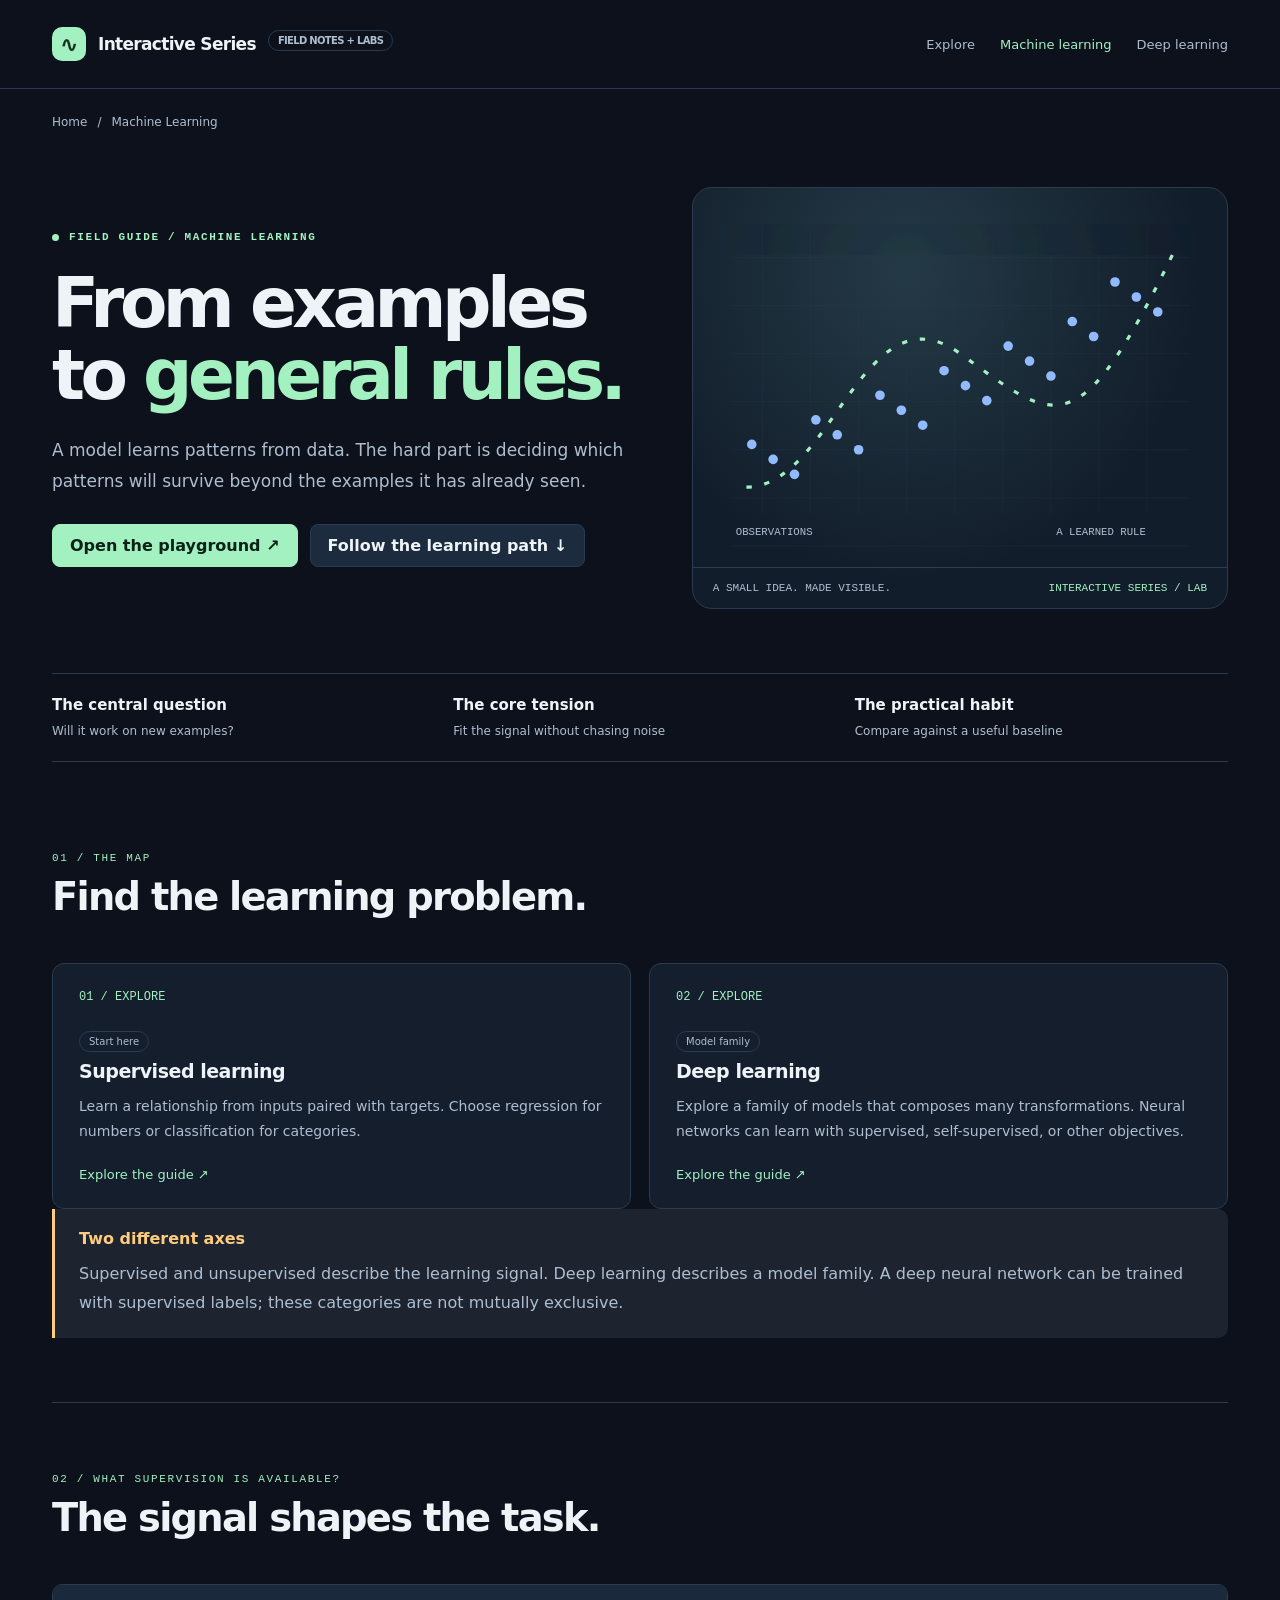
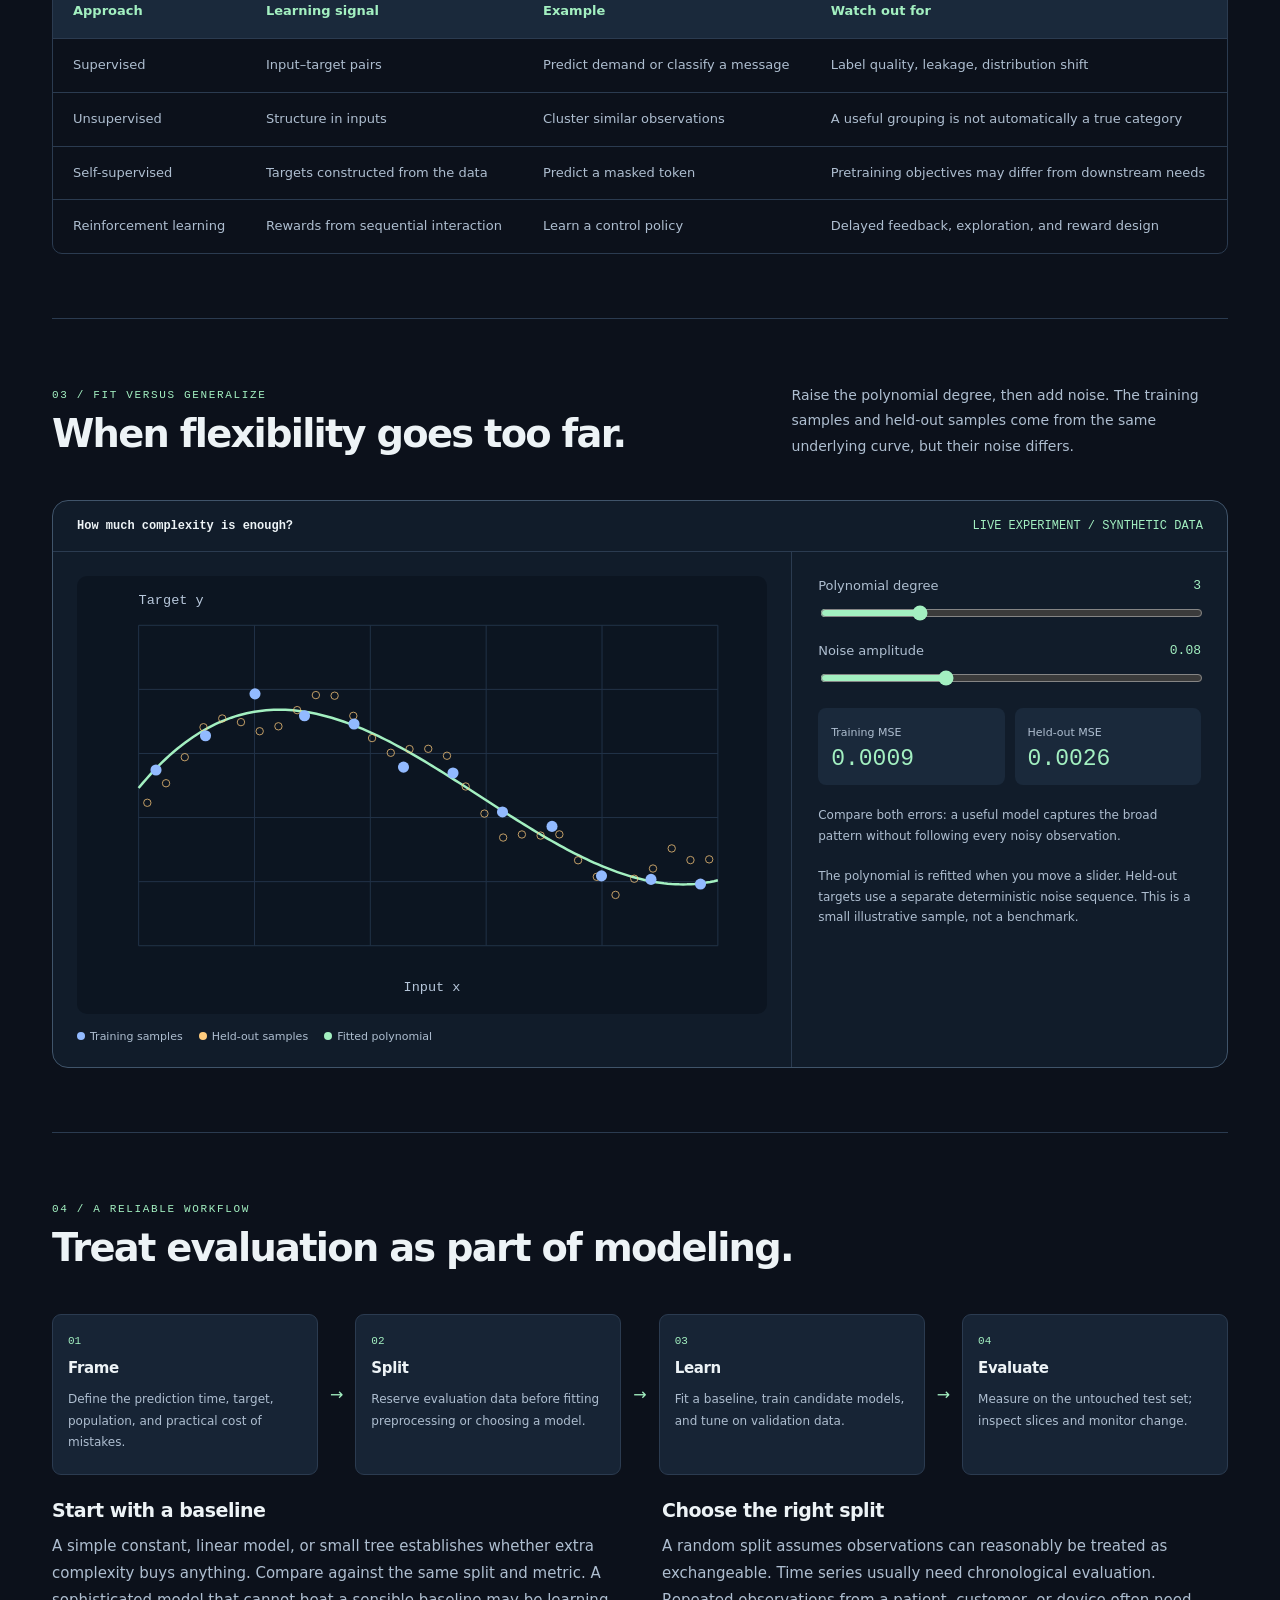
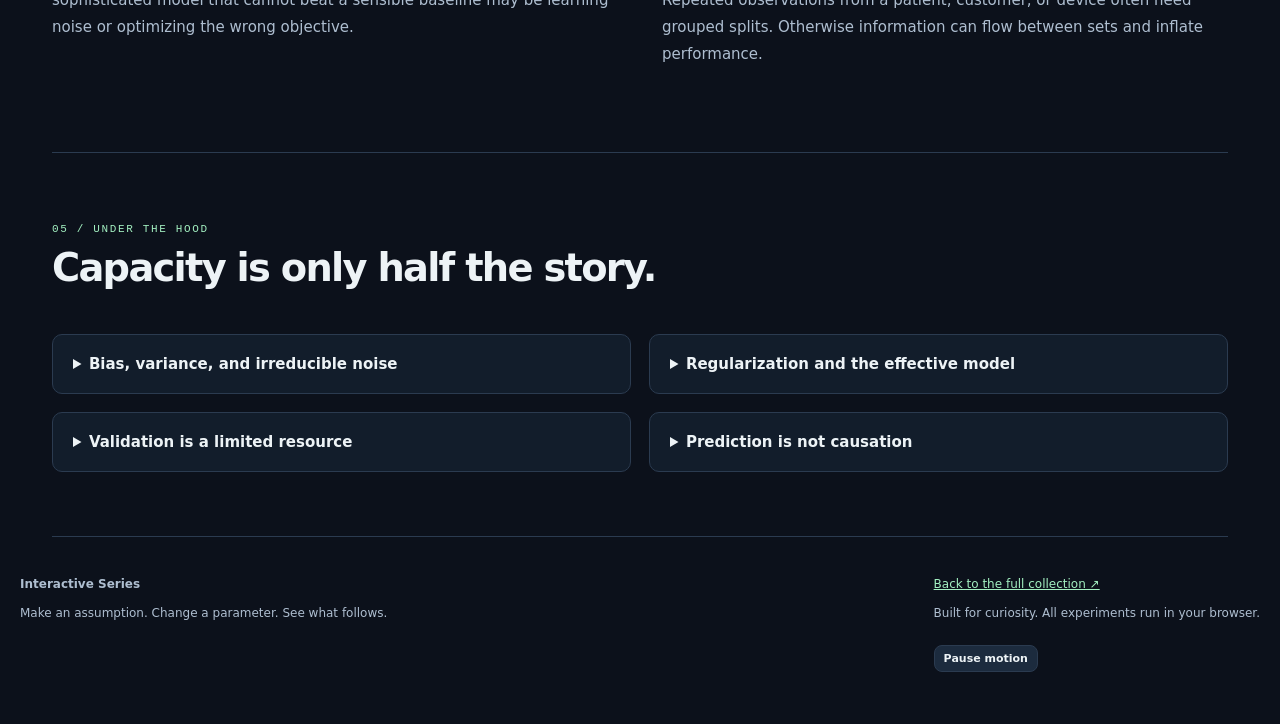
<file: docs/machine-learning/index.html>
<!doctype html>
<html lang="en"><head><meta charset="utf-8"><meta name="viewport" content="width=device-width, initial-scale=1"><meta name="description" content="A model learns patterns from data. The hard part is deciding which patterns will survive beyond the examples it has already seen."><meta name="theme-color" content="#0c111b"><title>Machine Learning | Interactive Series</title><link rel="stylesheet" href="../assets/css/site.css"><script src="../assets/js/homepages.js" defer></script></head>
<body><a href="#main" class="skip">Skip to content</a><header class="topbar"><div class="shell header-inner"><a class="brand" href="../"><span class="brand-icon" aria-hidden="true">∿</span>Interactive Series<span class="pill">FIELD NOTES + LABS</span></a><nav class="topnav" aria-label="Main navigation"><a href="../">Explore</a><a href="./" aria-current="page">Machine learning</a><a href="../deep-learning/">Deep learning</a></nav></div></header>
<main id="main" class="shell"><nav class="crumbs" aria-label="Breadcrumb"><a href="../">Home</a><span aria-hidden="true">/</span><span aria-current="page">Machine Learning</span></nav><section class="hero"><div><div class="kicker">Field guide / Machine learning</div><h1>From examples<br>to <em>general rules.</em></h1><p class="lead">A model learns patterns from data. The hard part is deciding which patterns will survive beyond the examples it has already seen.</p><div class="actions"><a class="button primary" href="#playground">Open the playground ↗</a><a class="button" href="#learn">Follow the learning path ↓</a></div></div><div class="hero-art"><svg viewBox="0 0 500 355" role="img" aria-label="Conceptual illustration of curve; decorative, not measured data"><g><path d="M65 35V305 M35 65H465" stroke="#2b4151" stroke-width=".5" opacity=".4"/><path d="M110 35V305 M35 110H465" stroke="#2b4151" stroke-width=".5" opacity=".4"/><path d="M155 35V305 M35 155H465" stroke="#2b4151" stroke-width=".5" opacity=".4"/><path d="M200 35V305 M35 200H465" stroke="#2b4151" stroke-width=".5" opacity=".4"/><path d="M245 35V305 M35 245H465" stroke="#2b4151" stroke-width=".5" opacity=".4"/><path d="M290 35V305 M35 290H465" stroke="#2b4151" stroke-width=".5" opacity=".4"/><path d="M335 35V305 M35 335H465" stroke="#2b4151" stroke-width=".5" opacity=".4"/><path d="M380 35V305 M35 380H465" stroke="#2b4151" stroke-width=".5" opacity=".4"/><path d="M425 35V305 M35 425H465" stroke="#2b4151" stroke-width=".5" opacity=".4"/></g><g font-family="monospace" font-size="10" fill="#aebed0"><path d="M50 280C130 280 160 90 250 155S360 245 450 60" fill="none" stroke="#a3f0c1" stroke-width="3" class="travel"/><circle cx="55" cy="240" r="4.5" fill="#92baff"/><circle cx="75" cy="254" r="4.5" fill="#92baff"/><circle cx="95" cy="268" r="4.5" fill="#92baff"/><circle cx="115" cy="217" r="4.5" fill="#92baff"/><circle cx="135" cy="231" r="4.5" fill="#92baff"/><circle cx="155" cy="245" r="4.5" fill="#92baff"/><circle cx="175" cy="194" r="4.5" fill="#92baff"/><circle cx="195" cy="208" r="4.5" fill="#92baff"/><circle cx="215" cy="222" r="4.5" fill="#92baff"/><circle cx="235" cy="171" r="4.5" fill="#92baff"/><circle cx="255" cy="185" r="4.5" fill="#92baff"/><circle cx="275" cy="199" r="4.5" fill="#92baff"/><circle cx="295" cy="148" r="4.5" fill="#92baff"/><circle cx="315" cy="162" r="4.5" fill="#92baff"/><circle cx="335" cy="176" r="4.5" fill="#92baff"/><circle cx="355" cy="125" r="4.5" fill="#92baff"/><circle cx="375" cy="139" r="4.5" fill="#92baff"/><circle cx="395" cy="88" r="4.5" fill="#92baff"/><circle cx="415" cy="102" r="4.5" fill="#92baff"/><circle cx="435" cy="116" r="4.5" fill="#92baff"/><text x="40" y="325">OBSERVATIONS</text><text x="340" y="325">A LEARNED RULE</text></g></svg><div class="art-caption"><span>A SMALL IDEA. MADE VISIBLE.</span><span>INTERACTIVE SERIES / LAB</span></div></div></section>
<div class="ribbon"><div><strong>The central question</strong><span>Will it work on new examples?</span></div><div><strong>The core tension</strong><span>Fit the signal without chasing noise</span></div><div><strong>The practical habit</strong><span>Compare against a useful baseline</span></div></div><section class="section" id="learn"><div class="section-heading"><div><span class="eyebrow">01 / The map</span><h2>Find the learning problem.</h2></div><p></p></div><div class="cards two"><a class="card" href="supervised-learning/"><span class="number">01 / EXPLORE</span><span class="pill">Start here</span><h3>Supervised learning</h3><p>Learn a relationship from inputs paired with targets. Choose regression for numbers or classification for categories.</p><span class="go">Explore the guide ↗</span></a><a class="card" href="../deep-learning/"><span class="number">02 / EXPLORE</span><span class="pill">Model family</span><h3>Deep learning</h3><p>Explore a family of models that composes many transformations. Neural networks can learn with supervised, self-supervised, or other objectives.</p><span class="go">Explore the guide ↗</span></a></div><div class="callout"><strong>Two different axes</strong><p>Supervised and unsupervised describe the learning signal. Deep learning describes a model family. A deep neural network can be trained with supervised labels; these categories are not mutually exclusive.</p></div></section><section class="section" id="paradigms"><div class="section-heading"><div><span class="eyebrow">02 / What supervision is available?</span><h2>The signal shapes the task.</h2></div><p></p></div><div class="table-wrap"><table><thead><tr><th>Approach</th><th>Learning signal</th><th>Example</th><th>Watch out for</th></tr></thead><tbody><tr><td>Supervised</td><td>Input–target pairs</td><td>Predict demand or classify a message</td><td>Label quality, leakage, distribution shift</td></tr><tr><td>Unsupervised</td><td>Structure in inputs</td><td>Cluster similar observations</td><td>A useful grouping is not automatically a true category</td></tr><tr><td>Self-supervised</td><td>Targets constructed from the data</td><td>Predict a masked token</td><td>Pretraining objectives may differ from downstream needs</td></tr><tr><td>Reinforcement learning</td><td>Rewards from sequential interaction</td><td>Learn a control policy</td><td>Delayed feedback, exploration, and reward design</td></tr></tbody></table></div></section><section class="section" id="playground"><div class="section-heading"><div><span class="eyebrow">03 / Fit versus generalize</span><h2>When flexibility goes too far.</h2></div><p>Raise the polynomial degree, then add noise. The training samples and held-out samples come from the same underlying curve, but their noise differs.</p></div><div class="playground" data-lab="complexity"><div class="lab-bar"><b>How much complexity is enough?</b><span>LIVE EXPERIMENT / SYNTHETIC DATA</span></div><div class="lab-grid"><div class="plot-area"><svg class="plot" viewBox="0 0 560 355" role="img" aria-label="How much complexity is enough?"></svg><div class="legend"><span><i style="background:#92baff"></i>Training samples</span><span><i style="background:#ffcc7e"></i>Held-out samples</span><span><i style="background:#a3f0c1"></i>Fitted polynomial</span></div></div><div class="controls"><label class="control" for="lab-degree"><span class="label-row">Polynomial degree<output for="lab-degree">3</output></span><input id="lab-degree" name="degree" type="range" min="1" max="9" value="3" step="1"></label><label class="control" for="lab-noise"><span class="label-row">Noise amplitude<output for="lab-noise">0.08</output></span><input id="lab-noise" name="noise" type="range" min="0" max="0.25" value="0.08" step=".01"></label><div class="metrics"><div class="metric"><span>Training MSE</span><b data-value="train">—</b></div><div class="metric"><span>Held-out MSE</span><b data-value="test">—</b></div></div><p class="lab-note" data-value="diagnosis"></p><p class="lab-note">The polynomial is refitted when you move a slider. Held-out targets use a separate deterministic noise sequence. This is a small illustrative sample, not a benchmark.</p></div></div></div></section><section class="section" id="workflow"><div class="section-heading"><div><span class="eyebrow">04 / A reliable workflow</span><h2>Treat evaluation as part of modeling.</h2></div><p></p></div><div class="flow"><div><b>01</b><h3>Frame</h3><p>Define the prediction time, target, population, and practical cost of mistakes.</p></div><span aria-hidden="true">→</span><div><b>02</b><h3>Split</h3><p>Reserve evaluation data before fitting preprocessing or choosing a model.</p></div><span aria-hidden="true">→</span><div><b>03</b><h3>Learn</h3><p>Fit a baseline, train candidate models, and tune on validation data.</p></div><span aria-hidden="true">→</span><div><b>04</b><h3>Evaluate</h3><p>Measure on the untouched test set; inspect slices and monitor change.</p></div></div><div class="reading"><div><h3>Start with a baseline</h3><p>A simple constant, linear model, or small tree establishes whether extra complexity buys anything. Compare against the same split and metric. A sophisticated model that cannot beat a sensible baseline may be learning noise or optimizing the wrong objective.</p></div><div><h3>Choose the right split</h3><p>A random split assumes observations can reasonably be treated as exchangeable. Time series usually need chronological evaluation. Repeated observations from a patient, customer, or device often need grouped splits. Otherwise information can flow between sets and inflate performance.</p></div></div></section><section class="section" id="math"><div class="section-heading"><div><span class="eyebrow">05 / Under the hood</span><h2>Capacity is only half the story.</h2></div><p></p></div><div class="details-grid"><details><summary>Bias, variance, and irreducible noise</summary><div class="formula">Expected squared error = bias² + variance + noise</div><p>For squared-error prediction at a fixed input, under a standard additive-noise setup, this decomposition averages over possible training datasets. Bias is systematic mismatch; variance is sensitivity to the sample. The playground uses one fixed sample, so it illustrates the trade-off rather than estimating this decomposition.</p></details><details><summary>Regularization and the effective model</summary><div class="formula">Objective = mean training loss + λ × penalty</div><p>Regularization changes which solutions are preferred. L2 penalties discourage large weights; other constraints, early stopping, and data augmentation can also shape effective complexity. Scaling features matters when a penalty depends on coefficient magnitude.</p></details><details><summary>Validation is a limited resource</summary><p>Repeatedly choosing models based on the same validation set gradually adapts your choices to it. Keep a final test set for a one-time assessment after the procedure is fixed. Cross-validation can improve estimates for small datasets, but preprocessing must be fitted within each fold.</p></details><details><summary>Prediction is not causation</summary><p>A feature can predict an outcome because of a common cause, selection effects, or a proxy relationship. Changing that feature may not change the outcome in the predicted way. Causal claims require additional assumptions and an appropriate study design.</p></details></div></section></main>
<footer class="shell footer"><div><strong>Interactive Series</strong><p>Make an assumption. Change a parameter. See what follows.</p></div><div><a href="../">Back to the full collection ↗</a><p>Built for curiosity. All experiments run in your browser.</p><button type="button" class="motion-toggle" data-motion aria-pressed="false">Pause motion</button></div></footer></body></html>
</file>
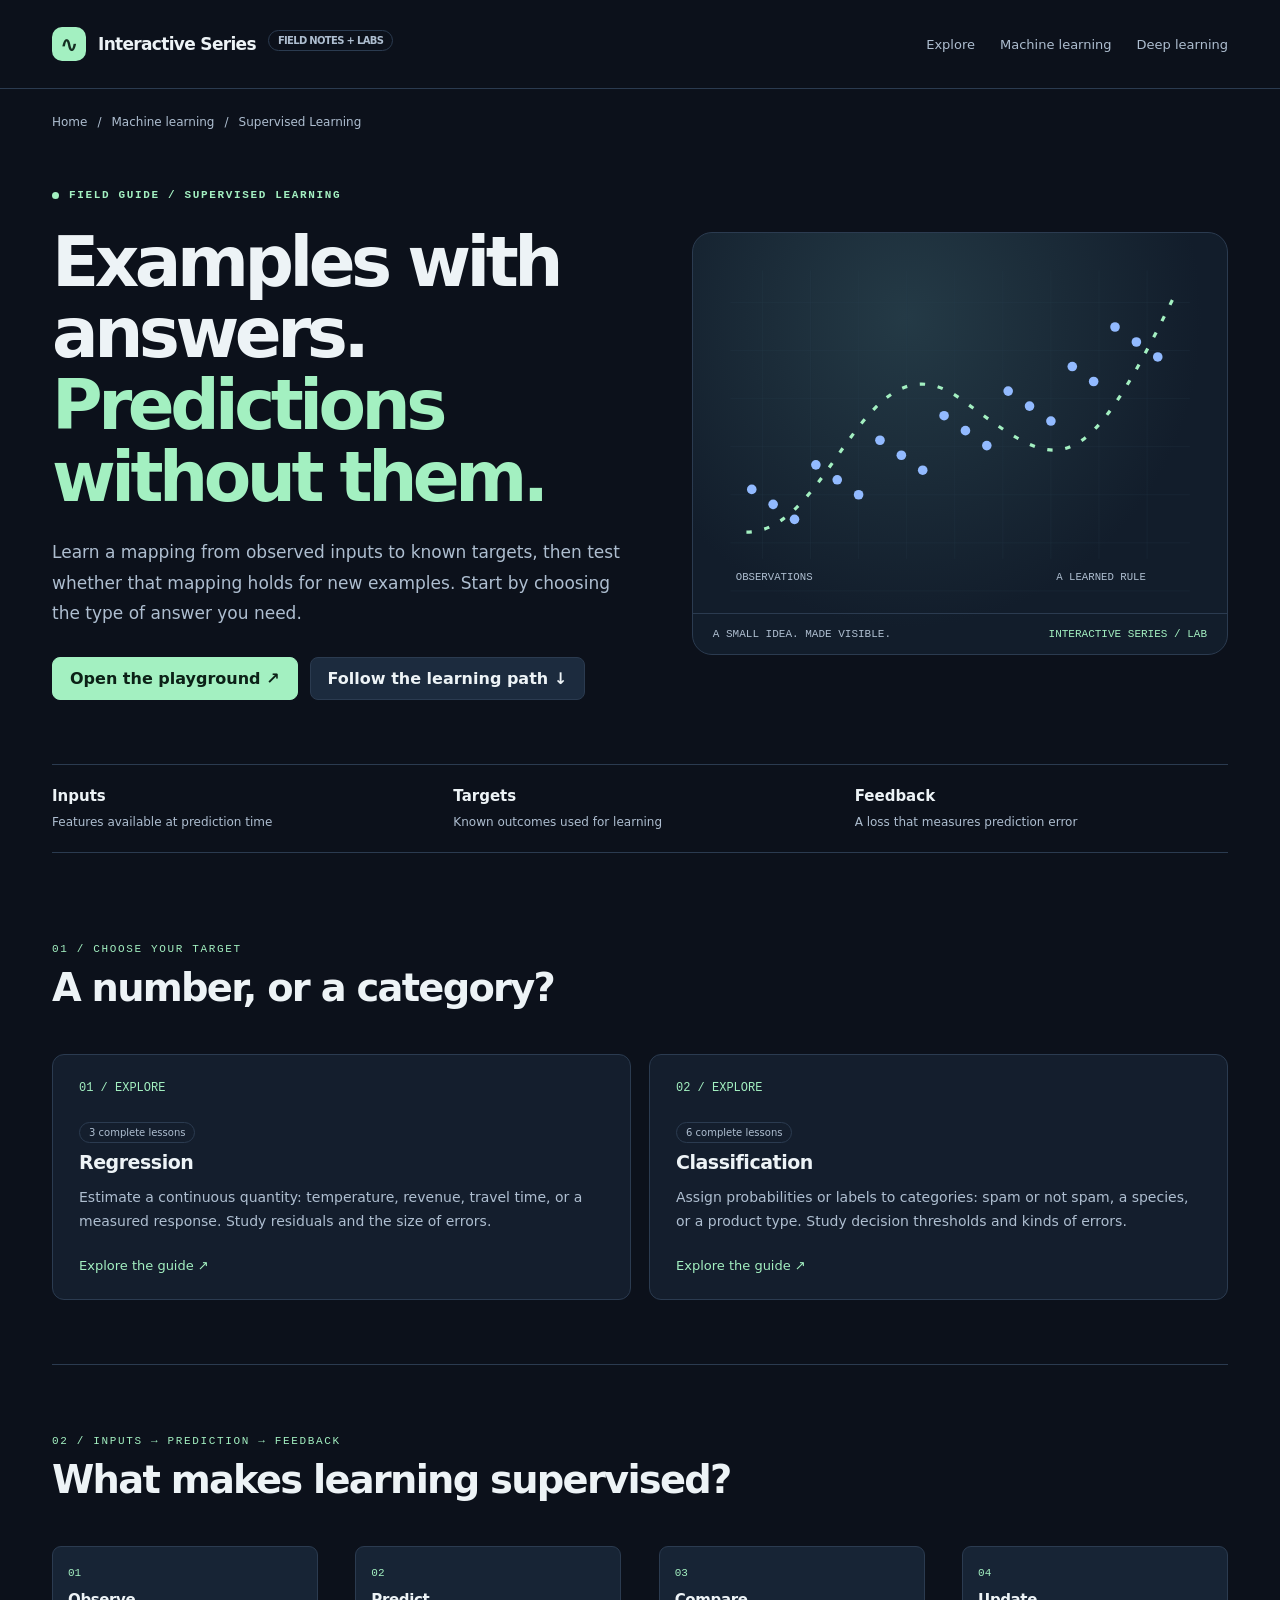
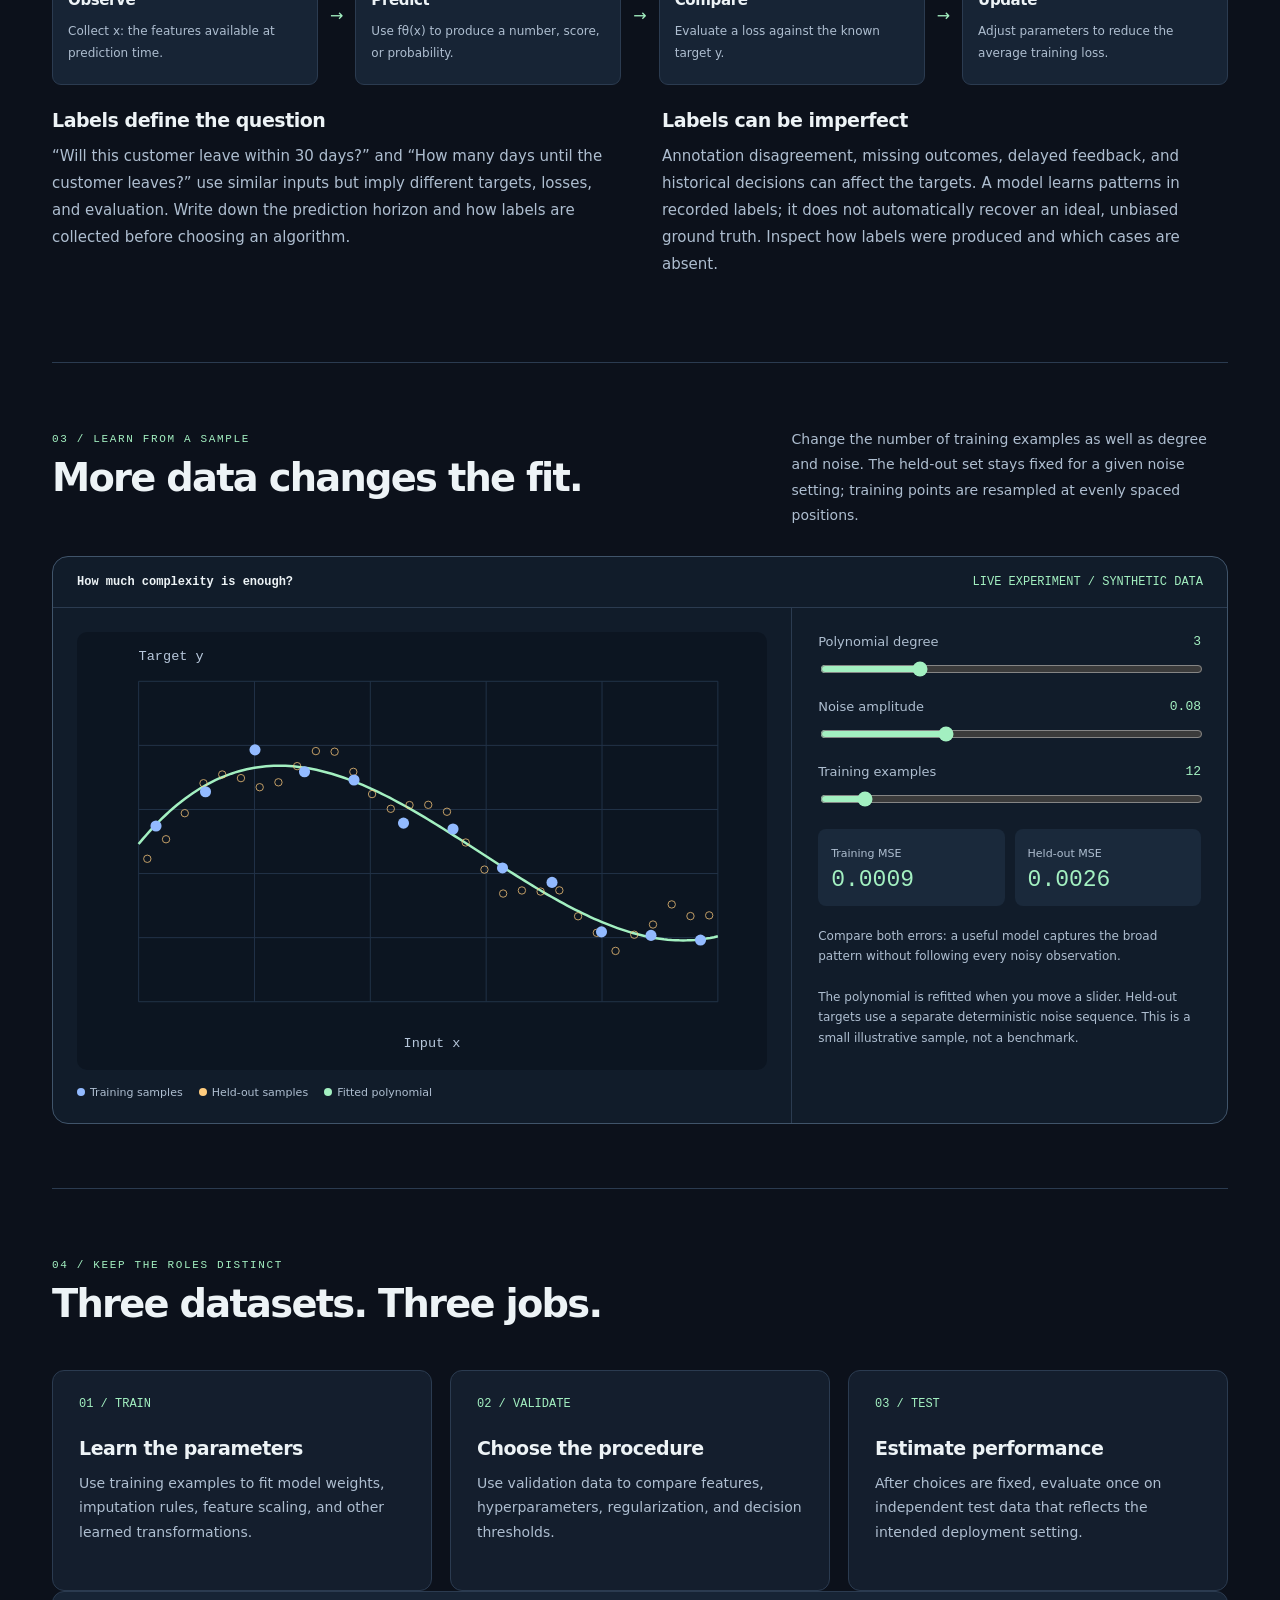
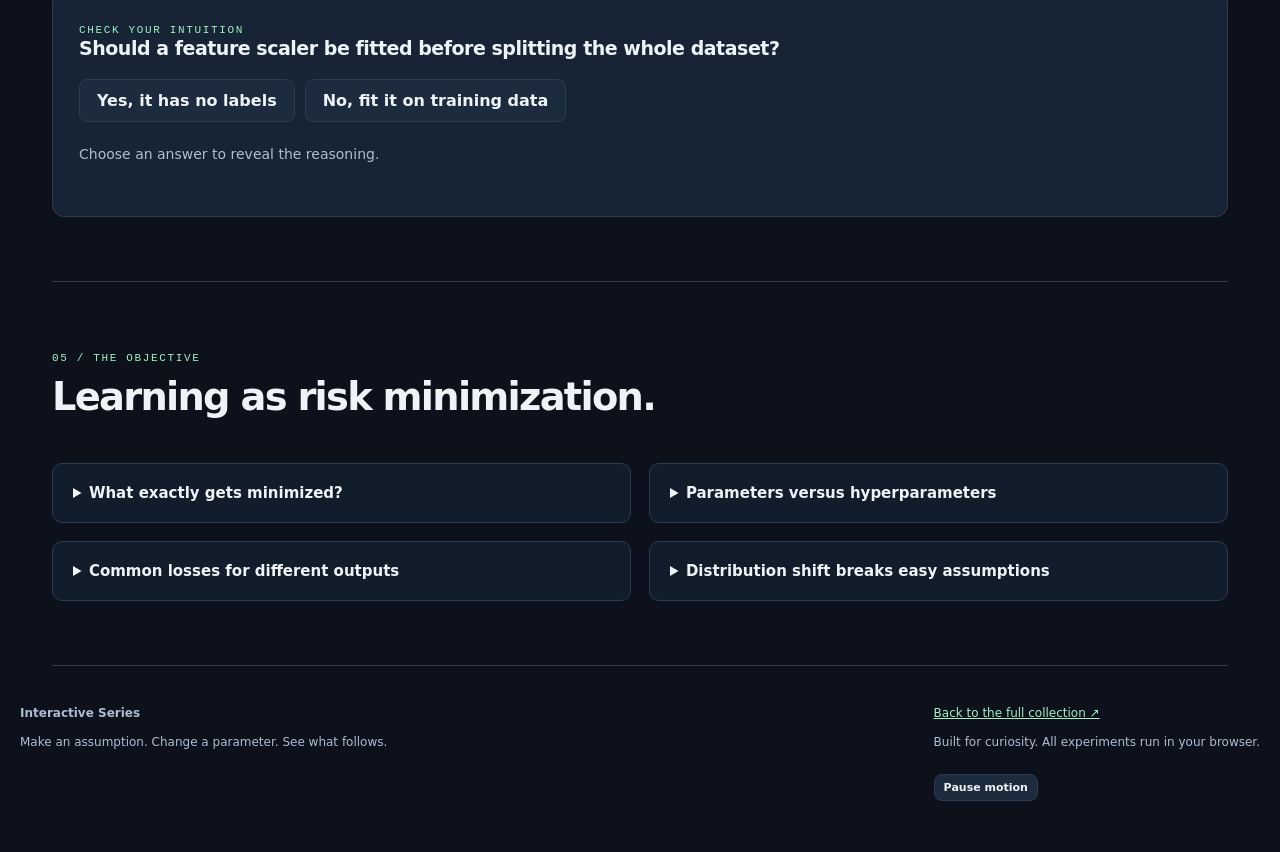
<file: docs/machine-learning/supervised-learning/index.html>
<!doctype html>
<html lang="en"><head><meta charset="utf-8"><meta name="viewport" content="width=device-width, initial-scale=1"><meta name="description" content="Learn a mapping from observed inputs to known targets, then test whether that mapping holds for new examples. Start by choosing the type of answer you need."><meta name="theme-color" content="#0c111b"><title>Supervised Learning | Interactive Series</title><link rel="stylesheet" href="../../assets/css/site.css"><script src="../../assets/js/homepages.js" defer></script></head>
<body><a href="#main" class="skip">Skip to content</a><header class="topbar"><div class="shell header-inner"><a class="brand" href="../../"><span class="brand-icon" aria-hidden="true">∿</span>Interactive Series<span class="pill">FIELD NOTES + LABS</span></a><nav class="topnav" aria-label="Main navigation"><a href="../../">Explore</a><a href="../">Machine learning</a><a href="../../deep-learning/">Deep learning</a></nav></div></header>
<main id="main" class="shell"><nav class="crumbs" aria-label="Breadcrumb"><a href="../../">Home</a><span aria-hidden="true">/</span><a href="../">Machine learning</a><span aria-hidden="true">/</span><span aria-current="page">Supervised Learning</span></nav><section class="hero"><div><div class="kicker">Field guide / Supervised learning</div><h1>Examples with answers.<br><em>Predictions without them.</em></h1><p class="lead">Learn a mapping from observed inputs to known targets, then test whether that mapping holds for new examples. Start by choosing the type of answer you need.</p><div class="actions"><a class="button primary" href="#playground">Open the playground ↗</a><a class="button" href="#learn">Follow the learning path ↓</a></div></div><div class="hero-art"><svg viewBox="0 0 500 355" role="img" aria-label="Conceptual illustration of curve; decorative, not measured data"><g><path d="M65 35V305 M35 65H465" stroke="#2b4151" stroke-width=".5" opacity=".4"/><path d="M110 35V305 M35 110H465" stroke="#2b4151" stroke-width=".5" opacity=".4"/><path d="M155 35V305 M35 155H465" stroke="#2b4151" stroke-width=".5" opacity=".4"/><path d="M200 35V305 M35 200H465" stroke="#2b4151" stroke-width=".5" opacity=".4"/><path d="M245 35V305 M35 245H465" stroke="#2b4151" stroke-width=".5" opacity=".4"/><path d="M290 35V305 M35 290H465" stroke="#2b4151" stroke-width=".5" opacity=".4"/><path d="M335 35V305 M35 335H465" stroke="#2b4151" stroke-width=".5" opacity=".4"/><path d="M380 35V305 M35 380H465" stroke="#2b4151" stroke-width=".5" opacity=".4"/><path d="M425 35V305 M35 425H465" stroke="#2b4151" stroke-width=".5" opacity=".4"/></g><g font-family="monospace" font-size="10" fill="#aebed0"><path d="M50 280C130 280 160 90 250 155S360 245 450 60" fill="none" stroke="#a3f0c1" stroke-width="3" class="travel"/><circle cx="55" cy="240" r="4.5" fill="#92baff"/><circle cx="75" cy="254" r="4.5" fill="#92baff"/><circle cx="95" cy="268" r="4.5" fill="#92baff"/><circle cx="115" cy="217" r="4.5" fill="#92baff"/><circle cx="135" cy="231" r="4.5" fill="#92baff"/><circle cx="155" cy="245" r="4.5" fill="#92baff"/><circle cx="175" cy="194" r="4.5" fill="#92baff"/><circle cx="195" cy="208" r="4.5" fill="#92baff"/><circle cx="215" cy="222" r="4.5" fill="#92baff"/><circle cx="235" cy="171" r="4.5" fill="#92baff"/><circle cx="255" cy="185" r="4.5" fill="#92baff"/><circle cx="275" cy="199" r="4.5" fill="#92baff"/><circle cx="295" cy="148" r="4.5" fill="#92baff"/><circle cx="315" cy="162" r="4.5" fill="#92baff"/><circle cx="335" cy="176" r="4.5" fill="#92baff"/><circle cx="355" cy="125" r="4.5" fill="#92baff"/><circle cx="375" cy="139" r="4.5" fill="#92baff"/><circle cx="395" cy="88" r="4.5" fill="#92baff"/><circle cx="415" cy="102" r="4.5" fill="#92baff"/><circle cx="435" cy="116" r="4.5" fill="#92baff"/><text x="40" y="325">OBSERVATIONS</text><text x="340" y="325">A LEARNED RULE</text></g></svg><div class="art-caption"><span>A SMALL IDEA. MADE VISIBLE.</span><span>INTERACTIVE SERIES / LAB</span></div></div></section>
<div class="ribbon"><div><strong>Inputs</strong><span>Features available at prediction time</span></div><div><strong>Targets</strong><span>Known outcomes used for learning</span></div><div><strong>Feedback</strong><span>A loss that measures prediction error</span></div></div><section class="section" id="learn"><div class="section-heading"><div><span class="eyebrow">01 / Choose your target</span><h2>A number, or a category?</h2></div><p></p></div><div class="cards two"><a class="card" href="regression/"><span class="number">01 / EXPLORE</span><span class="pill">3 complete lessons</span><h3>Regression</h3><p>Estimate a continuous quantity: temperature, revenue, travel time, or a measured response. Study residuals and the size of errors.</p><span class="go">Explore the guide ↗</span></a><a class="card" href="classification/"><span class="number">02 / EXPLORE</span><span class="pill">6 complete lessons</span><h3>Classification</h3><p>Assign probabilities or labels to categories: spam or not spam, a species, or a product type. Study decision thresholds and kinds of errors.</p><span class="go">Explore the guide ↗</span></a></div></section><section class="section" id="mechanism"><div class="section-heading"><div><span class="eyebrow">02 / Inputs → prediction → feedback</span><h2>What makes learning supervised?</h2></div><p></p></div><div class="flow"><div><b>01</b><h3>Observe</h3><p>Collect x: the features available at prediction time.</p></div><span aria-hidden="true">→</span><div><b>02</b><h3>Predict</h3><p>Use fθ(x) to produce a number, score, or probability.</p></div><span aria-hidden="true">→</span><div><b>03</b><h3>Compare</h3><p>Evaluate a loss against the known target y.</p></div><span aria-hidden="true">→</span><div><b>04</b><h3>Update</h3><p>Adjust parameters to reduce the average training loss.</p></div></div><div class="reading"><div><h3>Labels define the question</h3><p>“Will this customer leave within 30 days?” and “How many days until the customer leaves?” use similar inputs but imply different targets, losses, and evaluation. Write down the prediction horizon and how labels are collected before choosing an algorithm.</p></div><div><h3>Labels can be imperfect</h3><p>Annotation disagreement, missing outcomes, delayed feedback, and historical decisions can affect the targets. A model learns patterns in recorded labels; it does not automatically recover an ideal, unbiased ground truth. Inspect how labels were produced and which cases are absent.</p></div></div></section><section class="section" id="playground"><div class="section-heading"><div><span class="eyebrow">03 / Learn from a sample</span><h2>More data changes the fit.</h2></div><p>Change the number of training examples as well as degree and noise. The held-out set stays fixed for a given noise setting; training points are resampled at evenly spaced positions.</p></div><div class="playground" data-lab="complexity"><div class="lab-bar"><b>How much complexity is enough?</b><span>LIVE EXPERIMENT / SYNTHETIC DATA</span></div><div class="lab-grid"><div class="plot-area"><svg class="plot" viewBox="0 0 560 355" role="img" aria-label="How much complexity is enough?"></svg><div class="legend"><span><i style="background:#92baff"></i>Training samples</span><span><i style="background:#ffcc7e"></i>Held-out samples</span><span><i style="background:#a3f0c1"></i>Fitted polynomial</span></div></div><div class="controls"><label class="control" for="lab-degree"><span class="label-row">Polynomial degree<output for="lab-degree">3</output></span><input id="lab-degree" name="degree" type="range" min="1" max="9" value="3" step="1"></label><label class="control" for="lab-noise"><span class="label-row">Noise amplitude<output for="lab-noise">0.08</output></span><input id="lab-noise" name="noise" type="range" min="0" max="0.25" value="0.08" step=".01"></label><label class="control" for="lab-split"><span class="label-row">Training examples<output for="lab-split">12</output></span><input id="lab-split" name="split" type="range" min="10" max="30" value="12" step="1"></label><div class="metrics"><div class="metric"><span>Training MSE</span><b data-value="train">—</b></div><div class="metric"><span>Held-out MSE</span><b data-value="test">—</b></div></div><p class="lab-note" data-value="diagnosis"></p><p class="lab-note">The polynomial is refitted when you move a slider. Held-out targets use a separate deterministic noise sequence. This is a small illustrative sample, not a benchmark.</p></div></div></div></section><section class="section" id="evaluation"><div class="section-heading"><div><span class="eyebrow">04 / Keep the roles distinct</span><h2>Three datasets. Three jobs.</h2></div><p></p></div><div class="cards"><article class="card"><span class="number">01 / TRAIN</span><h3>Learn the parameters</h3><p>Use training examples to fit model weights, imputation rules, feature scaling, and other learned transformations.</p></article><article class="card"><span class="number">02 / VALIDATE</span><h3>Choose the procedure</h3><p>Use validation data to compare features, hyperparameters, regularization, and decision thresholds.</p></article><article class="card"><span class="number">03 / TEST</span><h3>Estimate performance</h3><p>After choices are fixed, evaluate once on independent test data that reflects the intended deployment setting.</p></article></div><div class="quiz" data-quiz><span class="eyebrow">Check your intuition</span><h3>Should a feature scaler be fitted before splitting the whole dataset?</h3><div class="quiz-options"><button type="button" data-correct="false" aria-pressed="false" data-feedback="Even without labels, the scaler would learn the evaluation distribution. Fit it on the training set, then apply the learned transformation to validation and test data.">Yes, it has no labels</button><button type="button" data-correct="true" aria-pressed="false" data-feedback="Correct. Preprocessing is part of the learned procedure. Fit it on training data only, or within each training fold during cross-validation.">No, fit it on training data</button></div><p class="quiz-feedback" role="status">Choose an answer to reveal the reasoning.</p></div></section><section class="section" id="math"><div class="section-heading"><div><span class="eyebrow">05 / The objective</span><h2>Learning as risk minimization.</h2></div><p></p></div><div class="details-grid"><details><summary>What exactly gets minimized?</summary><div class="formula">R̂(θ) = (1/n) Σᵢ ℓ(fθ(xᵢ), yᵢ)</div><p>The empirical risk averages loss over observed examples. Minimizing it approximates minimizing expected loss on future examples only when the data and modeling assumptions support that transfer. Regularization adds preferences about plausible solutions.</p></details><details><summary>Parameters versus hyperparameters</summary><p>Parameters are fitted from training data: slopes, tree splits, or network weights. Hyperparameters configure the procedure: tree depth, neighbor count, regularization strength, or learning rate. Hyperparameters are usually chosen using validation performance; the test set must not become a tuning loop.</p></details><details><summary>Common losses for different outputs</summary><div class="formula">Regression: ℓ = (y − ŷ)²<br>Binary classification: ℓ = −y log p − (1−y) log(1−p)</div><p>Squared error emphasizes large residuals. Binary cross-entropy evaluates probabilities assigned to binary labels. The probability threshold used to make a hard decision is a separate choice from the loss used to learn probabilities.</p></details><details><summary>Distribution shift breaks easy assumptions</summary><p>Future inputs, label frequencies, or the relationship between input and target can change. A test score is evidence about a particular evaluation distribution. Monitor meaningful slices and changes over time, and decide when recalibration or retraining is needed.</p></details></div></section></main>
<footer class="shell footer"><div><strong>Interactive Series</strong><p>Make an assumption. Change a parameter. See what follows.</p></div><div><a href="../../">Back to the full collection ↗</a><p>Built for curiosity. All experiments run in your browser.</p><button type="button" class="motion-toggle" data-motion aria-pressed="false">Pause motion</button></div></footer></body></html>
</file>
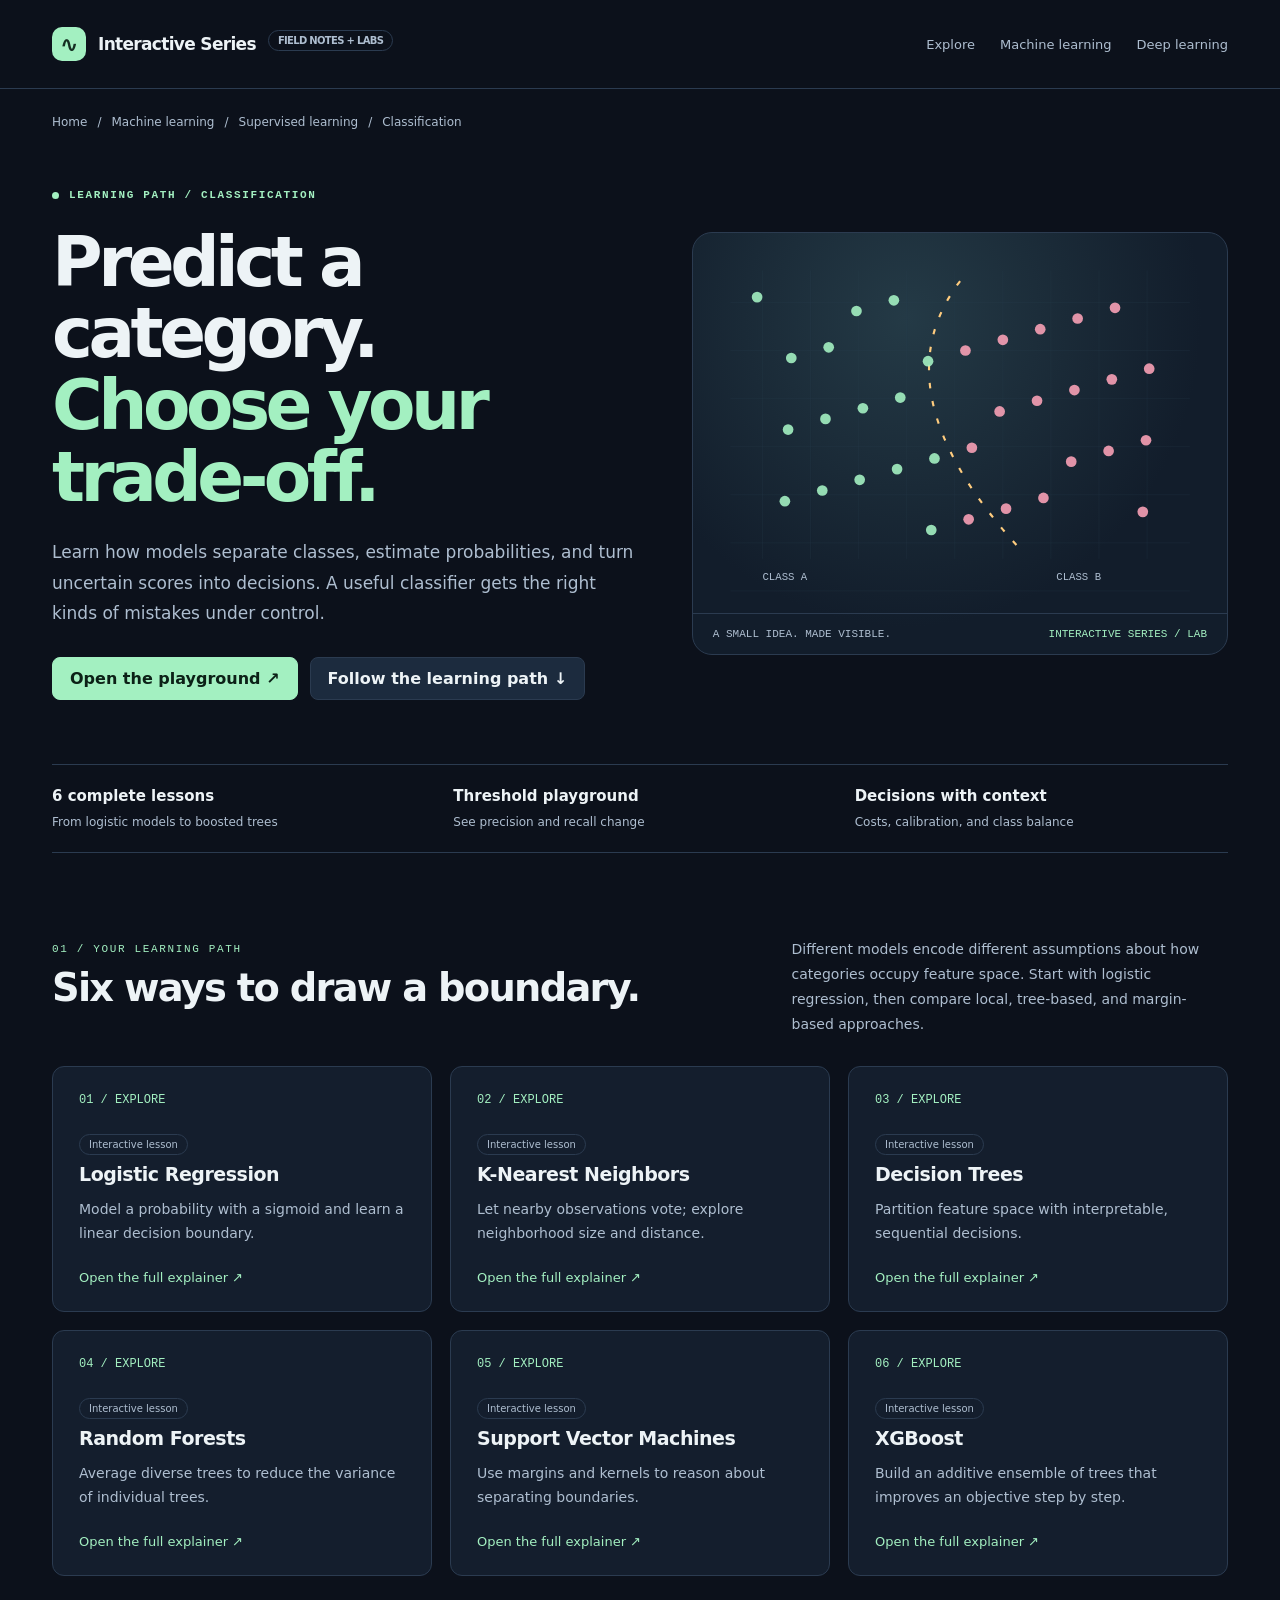
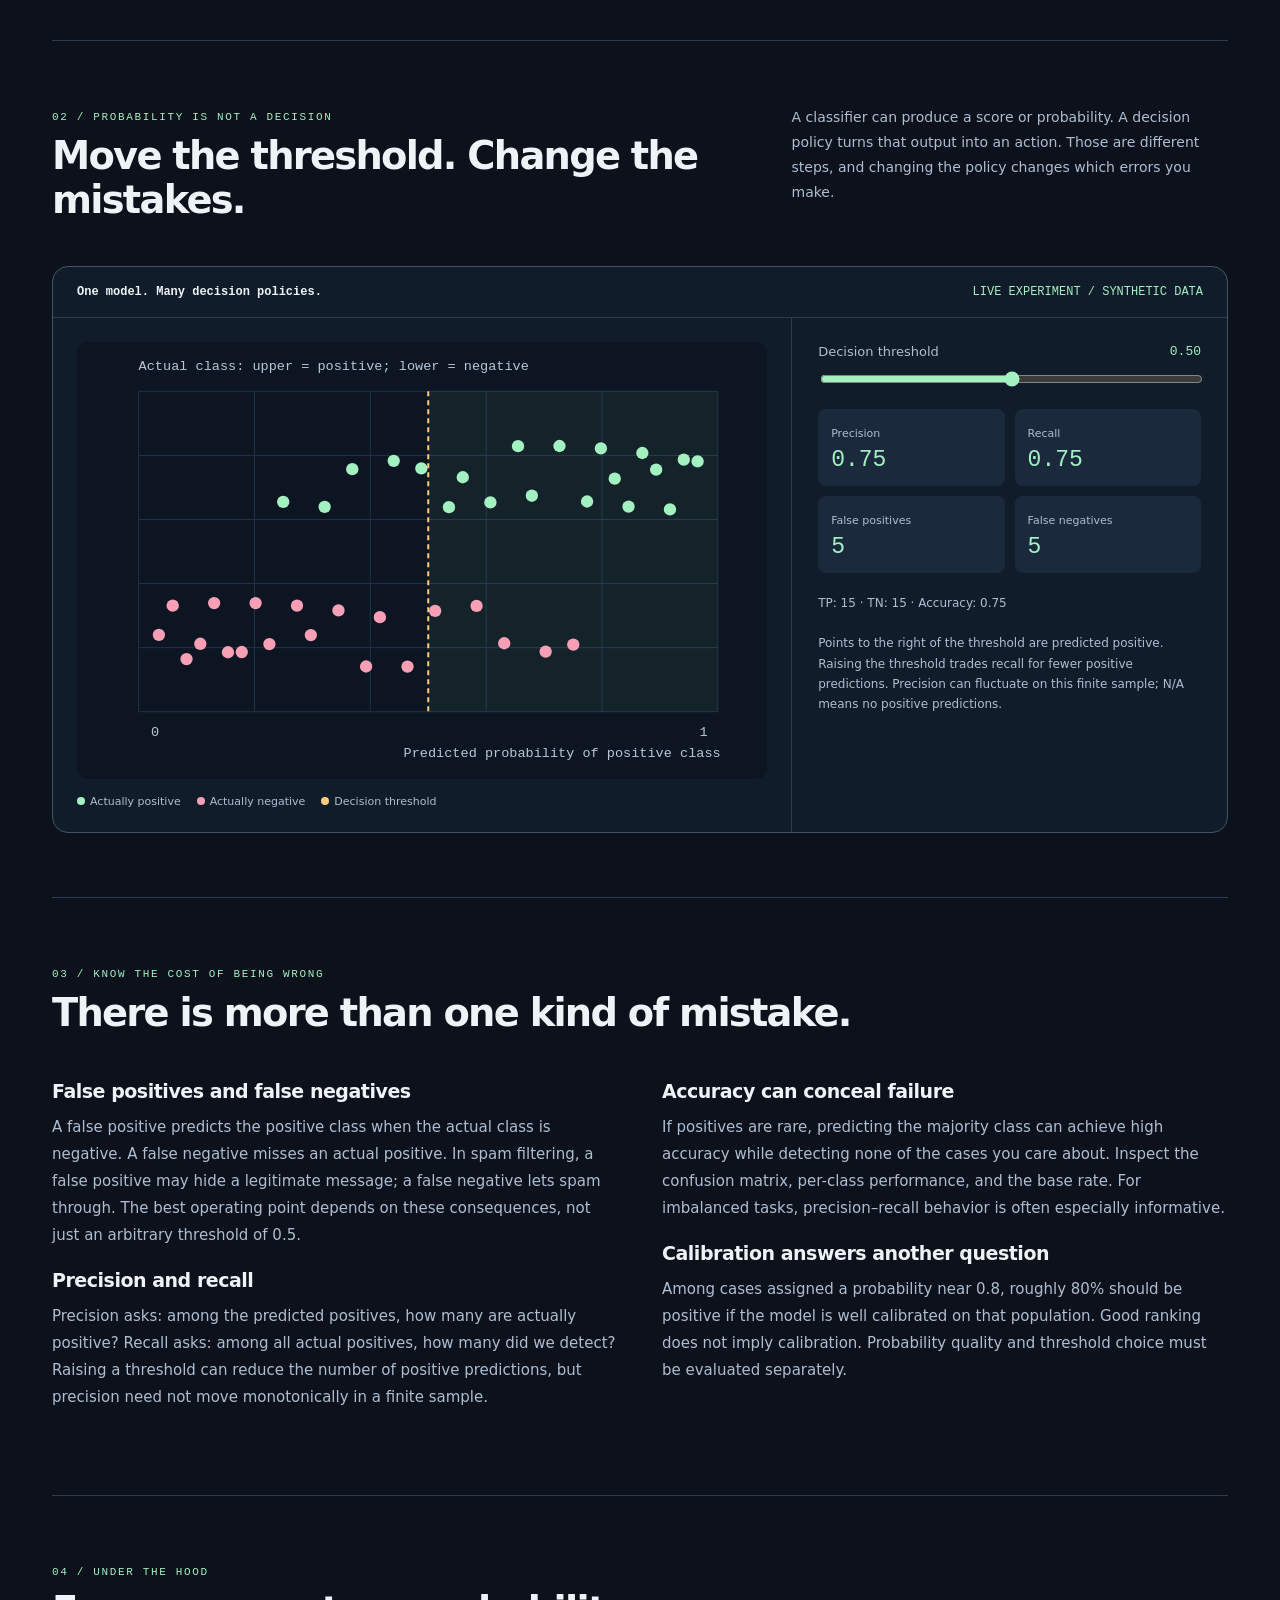
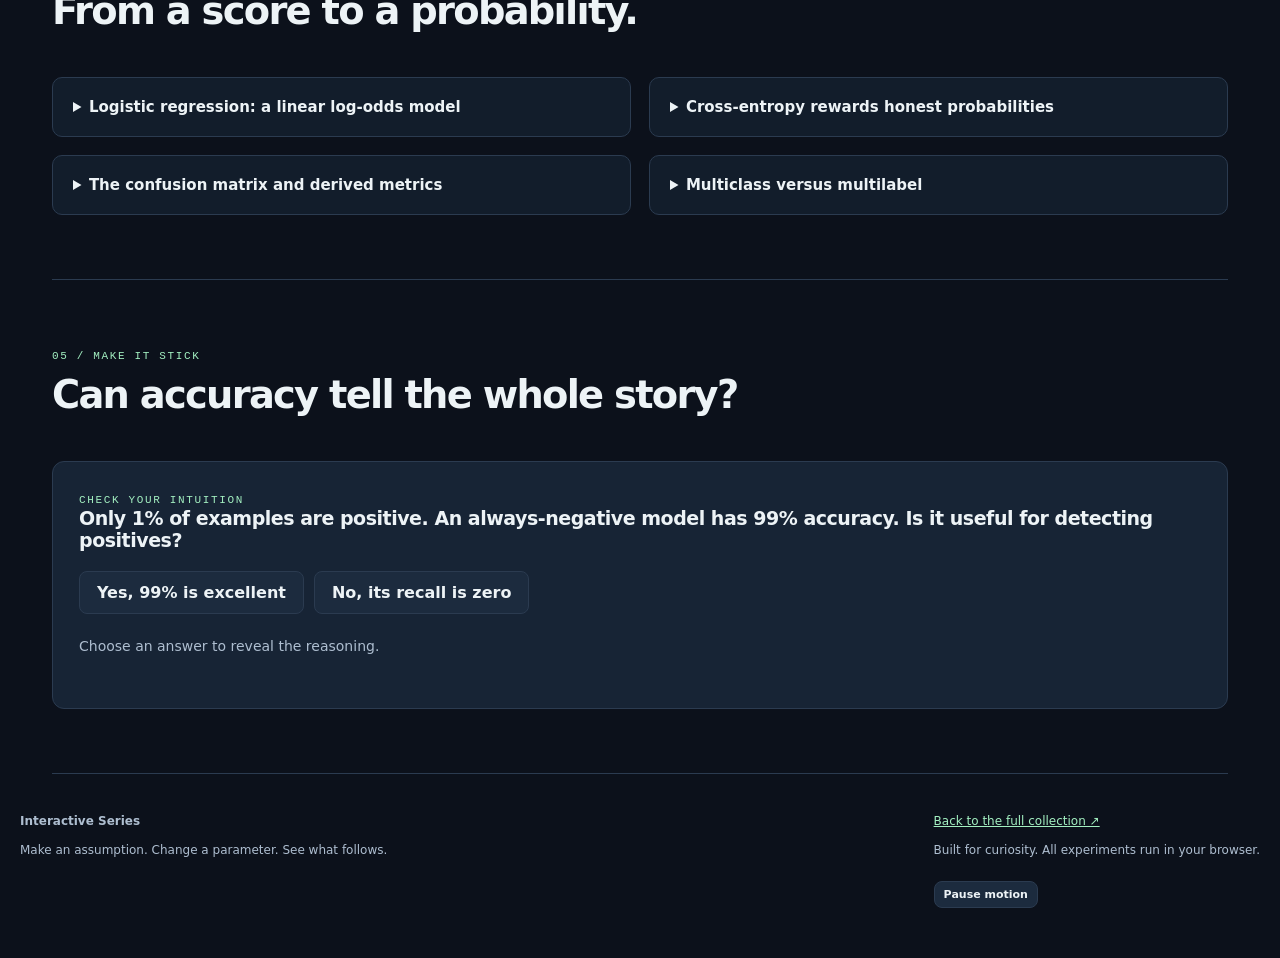
<file: docs/machine-learning/supervised-learning/classification/index.html>
<!doctype html>
<html lang="en"><head><meta charset="utf-8"><meta name="viewport" content="width=device-width, initial-scale=1"><meta name="description" content="Learn how models separate classes, estimate probabilities, and turn uncertain scores into decisions. A useful classifier gets the right kinds of mistakes under control."><meta name="theme-color" content="#0c111b"><title>Classification | Interactive Series</title><link rel="stylesheet" href="../../../assets/css/site.css"><script src="../../../assets/js/homepages.js" defer></script></head>
<body><a href="#main" class="skip">Skip to content</a><header class="topbar"><div class="shell header-inner"><a class="brand" href="../../../"><span class="brand-icon" aria-hidden="true">∿</span>Interactive Series<span class="pill">FIELD NOTES + LABS</span></a><nav class="topnav" aria-label="Main navigation"><a href="../../../">Explore</a><a href="../../">Machine learning</a><a href="../../../deep-learning/">Deep learning</a></nav></div></header>
<main id="main" class="shell"><nav class="crumbs" aria-label="Breadcrumb"><a href="../../../">Home</a><span aria-hidden="true">/</span><a href="../../">Machine learning</a><span aria-hidden="true">/</span><a href="../">Supervised learning</a><span aria-hidden="true">/</span><span aria-current="page">Classification</span></nav><section class="hero"><div><div class="kicker">Learning path / Classification</div><h1>Predict a category.<br><em>Choose your trade-off.</em></h1><p class="lead">Learn how models separate classes, estimate probabilities, and turn uncertain scores into decisions. A useful classifier gets the right kinds of mistakes under control.</p><div class="actions"><a class="button primary" href="#playground">Open the playground ↗</a><a class="button" href="#learn">Follow the learning path ↓</a></div></div><div class="hero-art"><svg viewBox="0 0 500 355" role="img" aria-label="Conceptual illustration of classification; decorative, not measured data"><g><path d="M65 35V305 M35 65H465" stroke="#2b4151" stroke-width=".5" opacity=".4"/><path d="M110 35V305 M35 110H465" stroke="#2b4151" stroke-width=".5" opacity=".4"/><path d="M155 35V305 M35 155H465" stroke="#2b4151" stroke-width=".5" opacity=".4"/><path d="M200 35V305 M35 200H465" stroke="#2b4151" stroke-width=".5" opacity=".4"/><path d="M245 35V305 M35 245H465" stroke="#2b4151" stroke-width=".5" opacity=".4"/><path d="M290 35V305 M35 290H465" stroke="#2b4151" stroke-width=".5" opacity=".4"/><path d="M335 35V305 M35 335H465" stroke="#2b4151" stroke-width=".5" opacity=".4"/><path d="M380 35V305 M35 380H465" stroke="#2b4151" stroke-width=".5" opacity=".4"/><path d="M425 35V305 M35 425H465" stroke="#2b4151" stroke-width=".5" opacity=".4"/></g><g font-family="monospace" font-size="10" fill="#aebed0"><path d="M250 45Q170 150 310 300" fill="none" stroke="#ffcc7e" stroke-width="2" class="travel"/><circle cx="60" cy="60" r="5" fill="#a3f0c1" opacity=".9"/><circle cx="127" cy="107" r="5" fill="#a3f0c1" opacity=".9"/><circle cx="194" cy="154" r="5" fill="#a3f0c1" opacity=".9"/><circle cx="261" cy="201" r="5" fill="#f7a0b5" opacity=".9"/><circle cx="328" cy="248" r="5" fill="#f7a0b5" opacity=".9"/><circle cx="395" cy="70" r="5" fill="#f7a0b5" opacity=".9"/><circle cx="92" cy="117" r="5" fill="#a3f0c1" opacity=".9"/><circle cx="159" cy="164" r="5" fill="#a3f0c1" opacity=".9"/><circle cx="226" cy="211" r="5" fill="#a3f0c1" opacity=".9"/><circle cx="293" cy="258" r="5" fill="#f7a0b5" opacity=".9"/><circle cx="360" cy="80" r="5" fill="#f7a0b5" opacity=".9"/><circle cx="427" cy="127" r="5" fill="#f7a0b5" opacity=".9"/><circle cx="124" cy="174" r="5" fill="#a3f0c1" opacity=".9"/><circle cx="191" cy="221" r="5" fill="#a3f0c1" opacity=".9"/><circle cx="258" cy="268" r="5" fill="#f7a0b5" opacity=".9"/><circle cx="325" cy="90" r="5" fill="#f7a0b5" opacity=".9"/><circle cx="392" cy="137" r="5" fill="#f7a0b5" opacity=".9"/><circle cx="89" cy="184" r="5" fill="#a3f0c1" opacity=".9"/><circle cx="156" cy="231" r="5" fill="#a3f0c1" opacity=".9"/><circle cx="223" cy="278" r="5" fill="#a3f0c1" opacity=".9"/><circle cx="290" cy="100" r="5" fill="#f7a0b5" opacity=".9"/><circle cx="357" cy="147" r="5" fill="#f7a0b5" opacity=".9"/><circle cx="424" cy="194" r="5" fill="#f7a0b5" opacity=".9"/><circle cx="121" cy="241" r="5" fill="#a3f0c1" opacity=".9"/><circle cx="188" cy="63" r="5" fill="#a3f0c1" opacity=".9"/><circle cx="255" cy="110" r="5" fill="#f7a0b5" opacity=".9"/><circle cx="322" cy="157" r="5" fill="#f7a0b5" opacity=".9"/><circle cx="389" cy="204" r="5" fill="#f7a0b5" opacity=".9"/><circle cx="86" cy="251" r="5" fill="#a3f0c1" opacity=".9"/><circle cx="153" cy="73" r="5" fill="#a3f0c1" opacity=".9"/><circle cx="220" cy="120" r="5" fill="#a3f0c1" opacity=".9"/><circle cx="287" cy="167" r="5" fill="#f7a0b5" opacity=".9"/><circle cx="354" cy="214" r="5" fill="#f7a0b5" opacity=".9"/><circle cx="421" cy="261" r="5" fill="#f7a0b5" opacity=".9"/><text x="65" y="325">CLASS A</text><text x="340" y="325">CLASS B</text></g></svg><div class="art-caption"><span>A SMALL IDEA. MADE VISIBLE.</span><span>INTERACTIVE SERIES / LAB</span></div></div></section>
<div class="ribbon"><div><strong>6 complete lessons</strong><span>From logistic models to boosted trees</span></div><div><strong>Threshold playground</strong><span>See precision and recall change</span></div><div><strong>Decisions with context</strong><span>Costs, calibration, and class balance</span></div></div><section class="section" id="learn"><div class="section-heading"><div><span class="eyebrow">01 / Your learning path</span><h2>Six ways to draw a boundary.</h2></div><p>Different models encode different assumptions about how categories occupy feature space. Start with logistic regression, then compare local, tree-based, and margin-based approaches.</p></div><div class="cards"><a class="card" href="logistic-regression/"><span class="number">01 / EXPLORE</span><span class="pill">Interactive lesson</span><h3>Logistic Regression</h3><p>Model a probability with a sigmoid and learn a linear decision boundary.</p><span class="go">Open the full explainer ↗</span></a><a class="card" href="knn/"><span class="number">02 / EXPLORE</span><span class="pill">Interactive lesson</span><h3>K-Nearest Neighbors</h3><p>Let nearby observations vote; explore neighborhood size and distance.</p><span class="go">Open the full explainer ↗</span></a><a class="card" href="decision-trees/"><span class="number">03 / EXPLORE</span><span class="pill">Interactive lesson</span><h3>Decision Trees</h3><p>Partition feature space with interpretable, sequential decisions.</p><span class="go">Open the full explainer ↗</span></a><a class="card" href="random-forests/"><span class="number">04 / EXPLORE</span><span class="pill">Interactive lesson</span><h3>Random Forests</h3><p>Average diverse trees to reduce the variance of individual trees.</p><span class="go">Open the full explainer ↗</span></a><a class="card" href="support-vector-machines/"><span class="number">05 / EXPLORE</span><span class="pill">Interactive lesson</span><h3>Support Vector Machines</h3><p>Use margins and kernels to reason about separating boundaries.</p><span class="go">Open the full explainer ↗</span></a><a class="card" href="xgboost/"><span class="number">06 / EXPLORE</span><span class="pill">Interactive lesson</span><h3>XGBoost</h3><p>Build an additive ensemble of trees that improves an objective step by step.</p><span class="go">Open the full explainer ↗</span></a></div></section><section class="section" id="playground"><div class="section-heading"><div><span class="eyebrow">02 / Probability is not a decision</span><h2>Move the threshold. Change the mistakes.</h2></div><p>A classifier can produce a score or probability. A decision policy turns that output into an action. Those are different steps, and changing the policy changes which errors you make.</p></div><div class="playground" data-lab="classification"><div class="lab-bar"><b>One model. Many decision policies.</b><span>LIVE EXPERIMENT / SYNTHETIC DATA</span></div><div class="lab-grid"><div class="plot-area"><svg class="plot" viewBox="0 0 560 355" role="img" aria-label="One model. Many decision policies."></svg><div class="legend"><span><i style="background:#a3f0c1"></i>Actually positive</span><span><i style="background:#f7a0b5"></i>Actually negative</span><span><i style="background:#ffcc7e"></i>Decision threshold</span></div></div><div class="controls"><label class="control" for="lab-threshold"><span class="label-row">Decision threshold<output for="lab-threshold">0.5</output></span><input id="lab-threshold" name="threshold" type="range" min="0" max="1" value="0.5" step=".01"></label><div class="metrics"><div class="metric"><span>Precision</span><b data-value="precision">—</b></div><div class="metric"><span>Recall</span><b data-value="recall">—</b></div><div class="metric"><span>False positives</span><b data-value="fp">—</b></div><div class="metric"><span>False negatives</span><b data-value="fn">—</b></div></div><p class="lab-note">TP: <span data-value="tp"></span> · TN: <span data-value="tn"></span> · Accuracy: <span data-value="accuracy"></span></p><p class="lab-note">Points to the right of the threshold are predicted positive. Raising the threshold trades recall for fewer positive predictions. Precision can fluctuate on this finite sample; N/A means no positive predictions.</p></div></div></div></section><section class="section" id="reasoning"><div class="section-heading"><div><span class="eyebrow">03 / Know the cost of being wrong</span><h2>There is more than one kind of mistake.</h2></div><p></p></div><div class="reading"><div><h3>False positives and false negatives</h3><p>A false positive predicts the positive class when the actual class is negative. A false negative misses an actual positive. In spam filtering, a false positive may hide a legitimate message; a false negative lets spam through. The best operating point depends on these consequences, not just an arbitrary threshold of 0.5.</p><h3>Precision and recall</h3><p>Precision asks: among the predicted positives, how many are actually positive? Recall asks: among all actual positives, how many did we detect? Raising a threshold can reduce the number of positive predictions, but precision need not move monotonically in a finite sample.</p></div><div><h3>Accuracy can conceal failure</h3><p>If positives are rare, predicting the majority class can achieve high accuracy while detecting none of the cases you care about. Inspect the confusion matrix, per-class performance, and the base rate. For imbalanced tasks, precision–recall behavior is often especially informative.</p><h3>Calibration answers another question</h3><p>Among cases assigned a probability near 0.8, roughly 80% should be positive if the model is well calibrated on that population. Good ranking does not imply calibration. Probability quality and threshold choice must be evaluated separately.</p></div></div></section><section class="section" id="math"><div class="section-heading"><div><span class="eyebrow">04 / Under the hood</span><h2>From a score to a probability.</h2></div><p></p></div><div class="details-grid"><details><summary>Logistic regression: a linear log-odds model</summary><div class="formula">z = wᵀx + b<br>p(y = 1 | x) = σ(z) = 1 / (1 + e<sup>−z</sup>)<br>log[p / (1−p)] = wᵀx + b</div><p>The sigmoid maps a real-valued score to (0,1). A fixed threshold produces a linear boundary in the chosen feature representation. Adding nonlinear features can make the boundary nonlinear in the original inputs.</p></details><details><summary>Cross-entropy rewards honest probabilities</summary><div class="formula">ℓ(p,y) = −y log p − (1−y) log(1−p)</div><p>A confidently wrong prediction incurs a large loss. Unlike accuracy, this loss responds to probability changes even when the predicted label stays the same. Implementations should use numerically stable logit-based computations rather than taking logs of rounded probabilities.</p></details><details><summary>The confusion matrix and derived metrics</summary><div class="formula">Precision = TP / (TP + FP)<br>Recall = TP / (TP + FN)<br>F1 = 2TP / (2TP + FP + FN)</div><p>Each metric summarizes a different trade-off. Precision is undefined when no positive predictions are made; recall is undefined when there are no actual positives. F1 combines precision and recall but ignores true negatives and does not encode every application’s error costs.</p></details><details><summary>Multiclass versus multilabel</summary><p>Multiclass classification chooses one among several mutually exclusive categories, often using softmax probabilities. Multilabel classification allows multiple labels per example, often using a separate sigmoid output for each label. The target representation, loss, and metrics must match the task.</p></details></div></section><section class="section" id="check"><div class="section-heading"><div><span class="eyebrow">05 / Make it stick</span><h2>Can accuracy tell the whole story?</h2></div><p></p></div><div class="quiz" data-quiz><span class="eyebrow">Check your intuition</span><h3>Only 1% of examples are positive. An always-negative model has 99% accuracy. Is it useful for detecting positives?</h3><div class="quiz-options"><button type="button" data-correct="false" aria-pressed="false" data-feedback="It detects zero positives: recall is 0. A majority-class baseline can score highly on accuracy while failing the intended task.">Yes, 99% is excellent</button><button type="button" data-correct="true" aria-pressed="false" data-feedback="Exactly. Compare with a baseline and inspect positive-class recall, precision, and costs before judging the model.">No, its recall is zero</button></div><p class="quiz-feedback" role="status">Choose an answer to reveal the reasoning.</p></div></section></main>
<footer class="shell footer"><div><strong>Interactive Series</strong><p>Make an assumption. Change a parameter. See what follows.</p></div><div><a href="../../../">Back to the full collection ↗</a><p>Built for curiosity. All experiments run in your browser.</p><button type="button" class="motion-toggle" data-motion aria-pressed="false">Pause motion</button></div></footer></body></html>
</file>
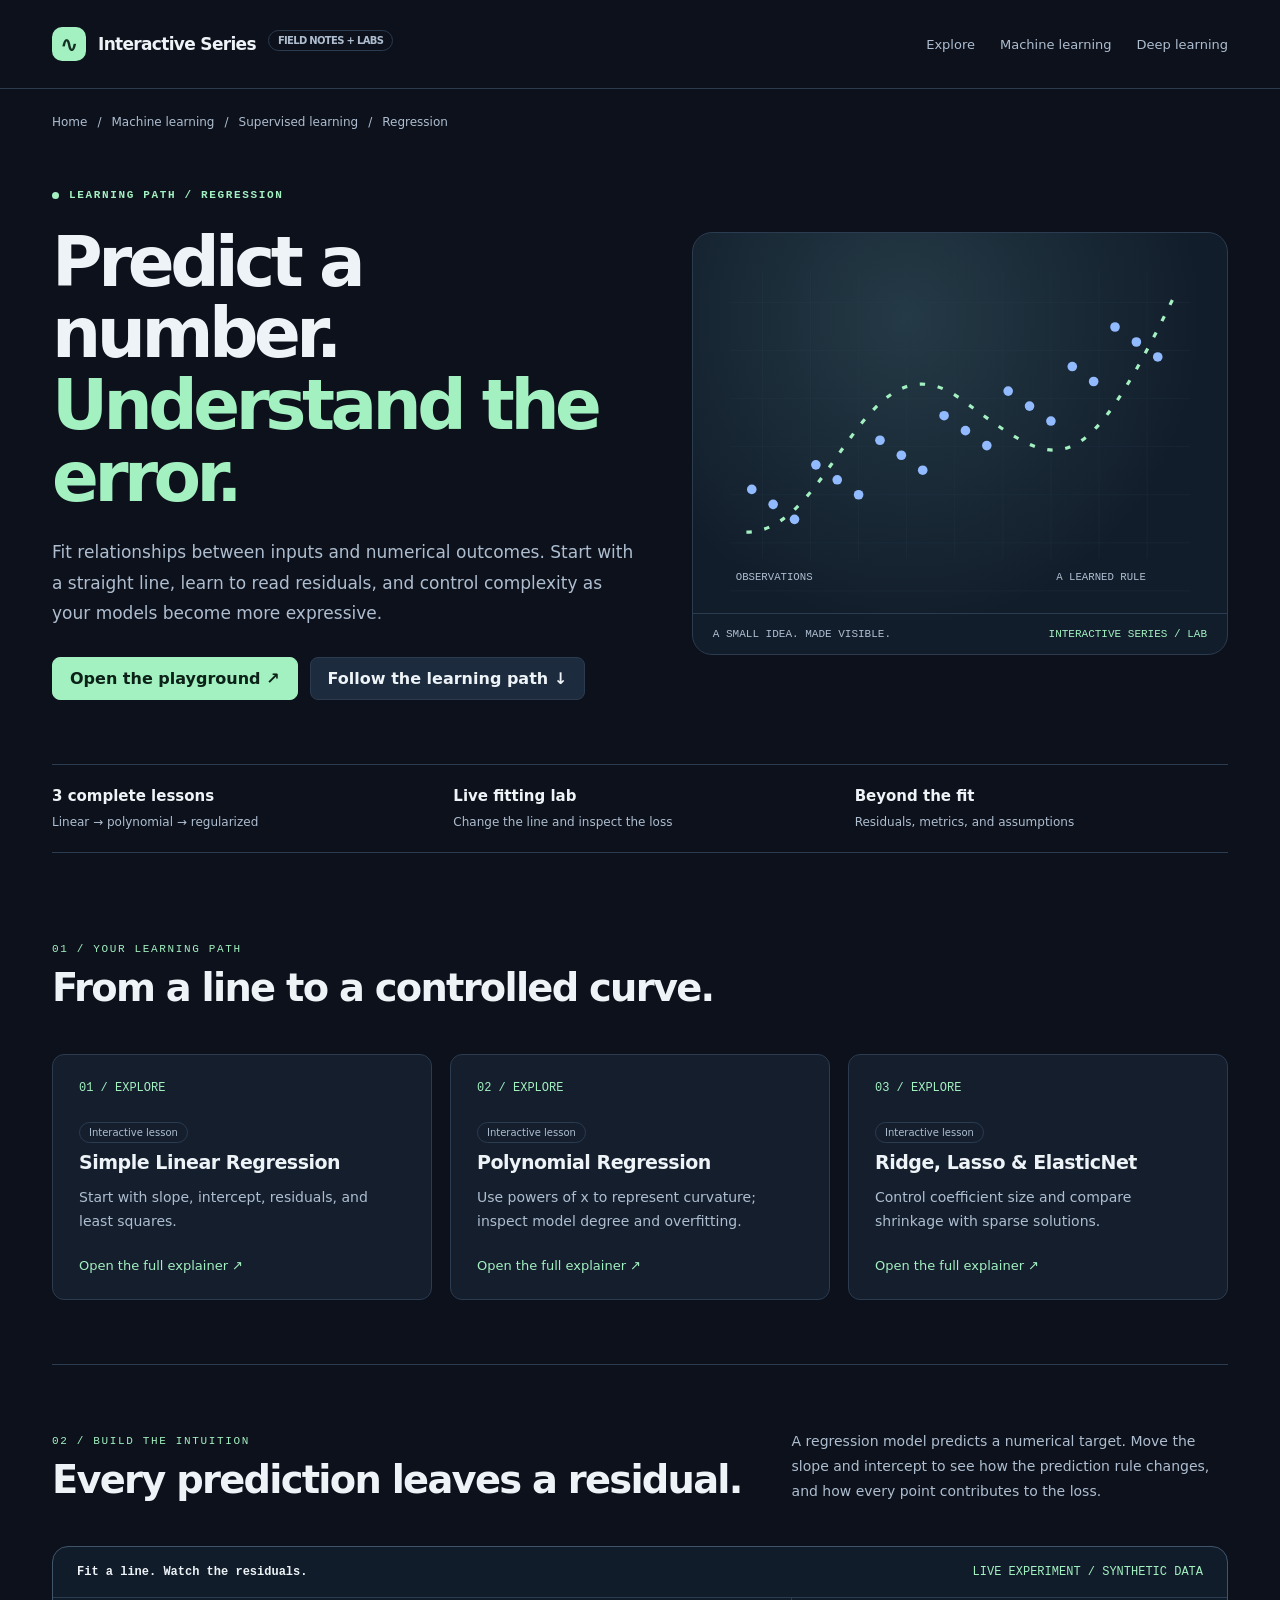
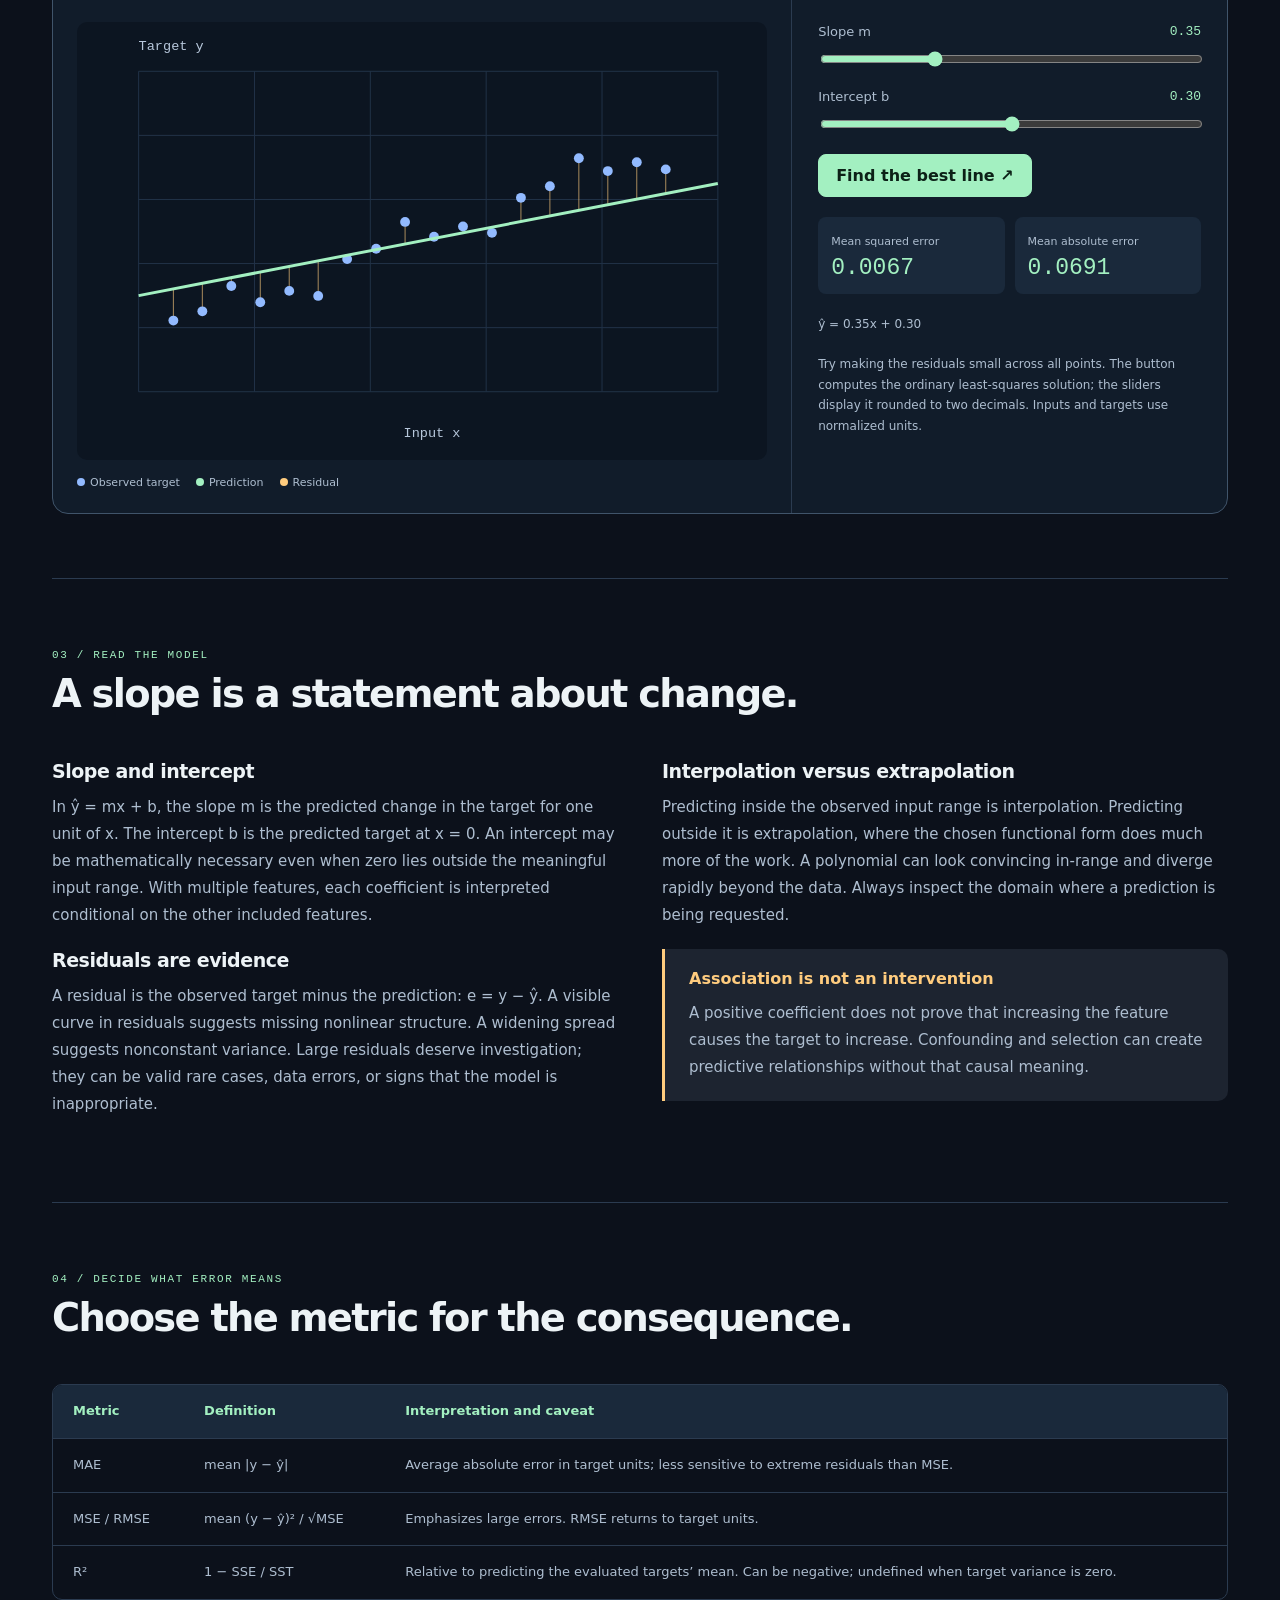
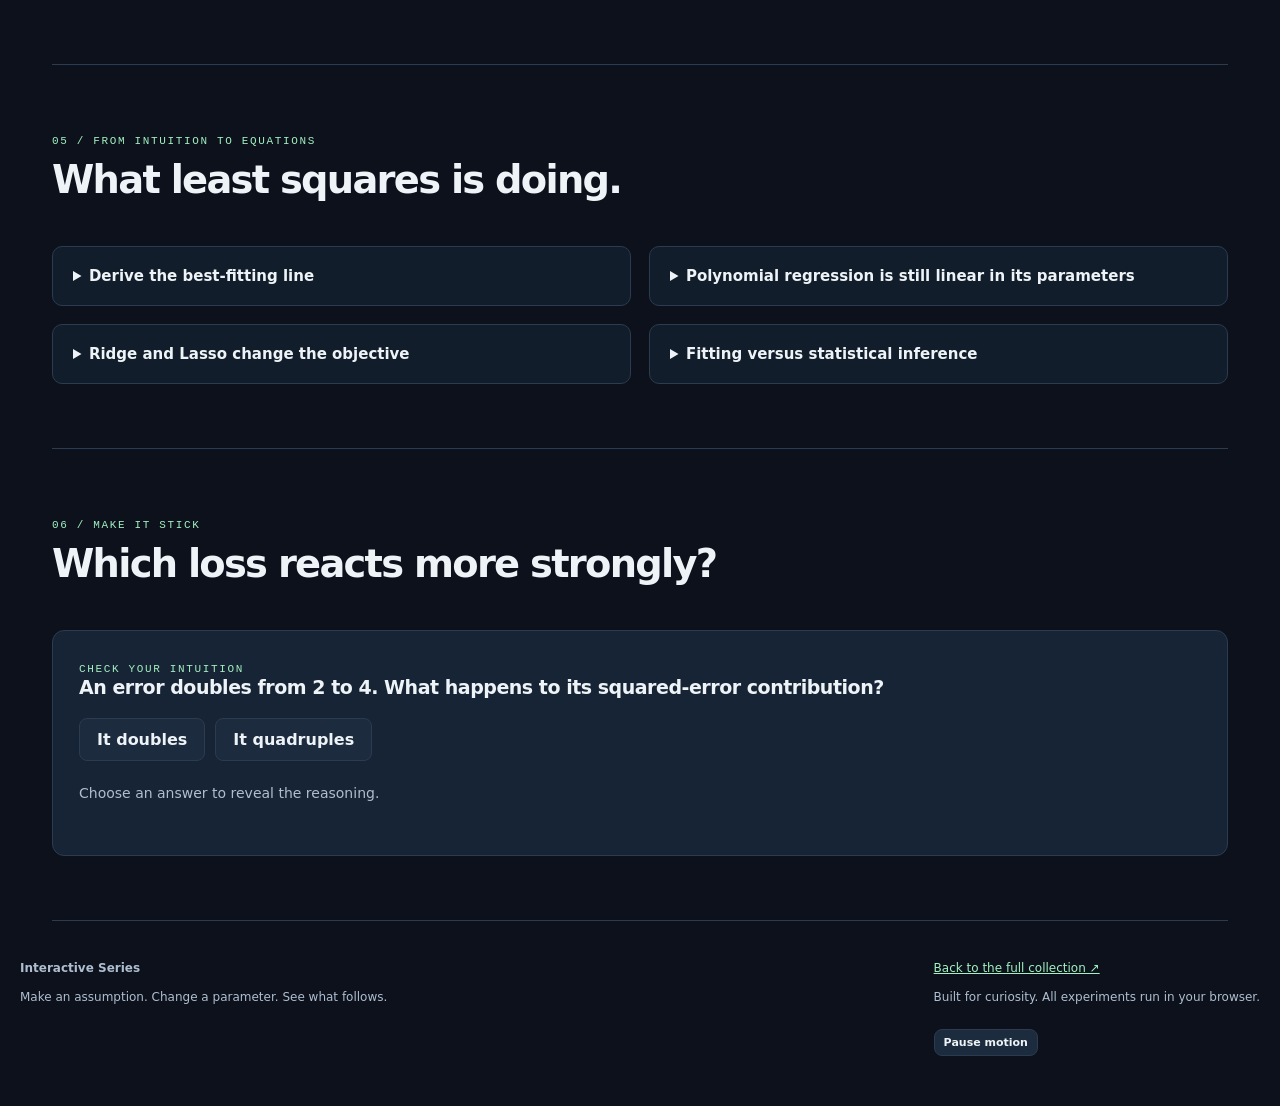
<file: docs/machine-learning/supervised-learning/regression/index.html>
<!doctype html>
<html lang="en"><head><meta charset="utf-8"><meta name="viewport" content="width=device-width, initial-scale=1"><meta name="description" content="Fit relationships between inputs and numerical outcomes. Start with a straight line, learn to read residuals, and control complexity as your models become more expressive."><meta name="theme-color" content="#0c111b"><title>Regression | Interactive Series</title><link rel="stylesheet" href="../../../assets/css/site.css"><script src="../../../assets/js/homepages.js" defer></script></head>
<body><a href="#main" class="skip">Skip to content</a><header class="topbar"><div class="shell header-inner"><a class="brand" href="../../../"><span class="brand-icon" aria-hidden="true">∿</span>Interactive Series<span class="pill">FIELD NOTES + LABS</span></a><nav class="topnav" aria-label="Main navigation"><a href="../../../">Explore</a><a href="../../">Machine learning</a><a href="../../../deep-learning/">Deep learning</a></nav></div></header>
<main id="main" class="shell"><nav class="crumbs" aria-label="Breadcrumb"><a href="../../../">Home</a><span aria-hidden="true">/</span><a href="../../">Machine learning</a><span aria-hidden="true">/</span><a href="../">Supervised learning</a><span aria-hidden="true">/</span><span aria-current="page">Regression</span></nav><section class="hero"><div><div class="kicker">Learning path / Regression</div><h1>Predict a number.<br><em>Understand the error.</em></h1><p class="lead">Fit relationships between inputs and numerical outcomes. Start with a straight line, learn to read residuals, and control complexity as your models become more expressive.</p><div class="actions"><a class="button primary" href="#playground">Open the playground ↗</a><a class="button" href="#learn">Follow the learning path ↓</a></div></div><div class="hero-art"><svg viewBox="0 0 500 355" role="img" aria-label="Conceptual illustration of curve; decorative, not measured data"><g><path d="M65 35V305 M35 65H465" stroke="#2b4151" stroke-width=".5" opacity=".4"/><path d="M110 35V305 M35 110H465" stroke="#2b4151" stroke-width=".5" opacity=".4"/><path d="M155 35V305 M35 155H465" stroke="#2b4151" stroke-width=".5" opacity=".4"/><path d="M200 35V305 M35 200H465" stroke="#2b4151" stroke-width=".5" opacity=".4"/><path d="M245 35V305 M35 245H465" stroke="#2b4151" stroke-width=".5" opacity=".4"/><path d="M290 35V305 M35 290H465" stroke="#2b4151" stroke-width=".5" opacity=".4"/><path d="M335 35V305 M35 335H465" stroke="#2b4151" stroke-width=".5" opacity=".4"/><path d="M380 35V305 M35 380H465" stroke="#2b4151" stroke-width=".5" opacity=".4"/><path d="M425 35V305 M35 425H465" stroke="#2b4151" stroke-width=".5" opacity=".4"/></g><g font-family="monospace" font-size="10" fill="#aebed0"><path d="M50 280C130 280 160 90 250 155S360 245 450 60" fill="none" stroke="#a3f0c1" stroke-width="3" class="travel"/><circle cx="55" cy="240" r="4.5" fill="#92baff"/><circle cx="75" cy="254" r="4.5" fill="#92baff"/><circle cx="95" cy="268" r="4.5" fill="#92baff"/><circle cx="115" cy="217" r="4.5" fill="#92baff"/><circle cx="135" cy="231" r="4.5" fill="#92baff"/><circle cx="155" cy="245" r="4.5" fill="#92baff"/><circle cx="175" cy="194" r="4.5" fill="#92baff"/><circle cx="195" cy="208" r="4.5" fill="#92baff"/><circle cx="215" cy="222" r="4.5" fill="#92baff"/><circle cx="235" cy="171" r="4.5" fill="#92baff"/><circle cx="255" cy="185" r="4.5" fill="#92baff"/><circle cx="275" cy="199" r="4.5" fill="#92baff"/><circle cx="295" cy="148" r="4.5" fill="#92baff"/><circle cx="315" cy="162" r="4.5" fill="#92baff"/><circle cx="335" cy="176" r="4.5" fill="#92baff"/><circle cx="355" cy="125" r="4.5" fill="#92baff"/><circle cx="375" cy="139" r="4.5" fill="#92baff"/><circle cx="395" cy="88" r="4.5" fill="#92baff"/><circle cx="415" cy="102" r="4.5" fill="#92baff"/><circle cx="435" cy="116" r="4.5" fill="#92baff"/><text x="40" y="325">OBSERVATIONS</text><text x="340" y="325">A LEARNED RULE</text></g></svg><div class="art-caption"><span>A SMALL IDEA. MADE VISIBLE.</span><span>INTERACTIVE SERIES / LAB</span></div></div></section>
<div class="ribbon"><div><strong>3 complete lessons</strong><span>Linear → polynomial → regularized</span></div><div><strong>Live fitting lab</strong><span>Change the line and inspect the loss</span></div><div><strong>Beyond the fit</strong><span>Residuals, metrics, and assumptions</span></div></div><section class="section" id="learn"><div class="section-heading"><div><span class="eyebrow">01 / Your learning path</span><h2>From a line to a controlled curve.</h2></div><p></p></div><div class="cards"><a class="card" href="linear-regression/"><span class="number">01 / EXPLORE</span><span class="pill">Interactive lesson</span><h3>Simple Linear Regression</h3><p>Start with slope, intercept, residuals, and least squares.</p><span class="go">Open the full explainer ↗</span></a><a class="card" href="polynomial-regression/"><span class="number">02 / EXPLORE</span><span class="pill">Interactive lesson</span><h3>Polynomial Regression</h3><p>Use powers of x to represent curvature; inspect model degree and overfitting.</p><span class="go">Open the full explainer ↗</span></a><a class="card" href="regularization/"><span class="number">03 / EXPLORE</span><span class="pill">Interactive lesson</span><h3>Ridge, Lasso & ElasticNet</h3><p>Control coefficient size and compare shrinkage with sparse solutions.</p><span class="go">Open the full explainer ↗</span></a></div></section><section class="section" id="playground"><div class="section-heading"><div><span class="eyebrow">02 / Build the intuition</span><h2>Every prediction leaves a residual.</h2></div><p>A regression model predicts a numerical target. Move the slope and intercept to see how the prediction rule changes, and how every point contributes to the loss.</p></div><div class="playground" data-lab="regression"><div class="lab-bar"><b>Fit a line. Watch the residuals.</b><span>LIVE EXPERIMENT / SYNTHETIC DATA</span></div><div class="lab-grid"><div class="plot-area"><svg class="plot" viewBox="0 0 560 355" role="img" aria-label="Fit a line. Watch the residuals."></svg><div class="legend"><span><i style="background:#92baff"></i>Observed target</span><span><i style="background:#a3f0c1"></i>Prediction</span><span><i style="background:#ffcc7e"></i>Residual</span></div></div><div class="controls"><label class="control" for="lab-slope"><span class="label-row">Slope m<output for="lab-slope">0.35</output></span><input id="lab-slope" name="slope" type="range" min="0" max="1.2" value="0.35" step=".01"></label><label class="control" for="lab-intercept"><span class="label-row">Intercept b<output for="lab-intercept">0.3</output></span><input id="lab-intercept" name="intercept" type="range" min="0" max="0.6" value="0.3" step=".01"></label><button class="primary" type="button" data-action="fit">Find the best line ↗</button><div class="metrics"><div class="metric"><span>Mean squared error</span><b data-value="mse">—</b></div><div class="metric"><span>Mean absolute error</span><b data-value="mae">—</b></div></div><p class="lab-note" data-value="equation"></p><p class="lab-note">Try making the residuals small across all points. The button computes the ordinary least-squares solution; the sliders display it rounded to two decimals. Inputs and targets use normalized units.</p></div></div></div></section><section class="section" id="interpret"><div class="section-heading"><div><span class="eyebrow">03 / Read the model</span><h2>A slope is a statement about change.</h2></div><p></p></div><div class="reading"><div><h3>Slope and intercept</h3><p>In ŷ = mx + b, the slope m is the predicted change in the target for one unit of x. The intercept b is the predicted target at x = 0. An intercept may be mathematically necessary even when zero lies outside the meaningful input range. With multiple features, each coefficient is interpreted conditional on the other included features.</p><h3>Residuals are evidence</h3><p>A residual is the observed target minus the prediction: e = y − ŷ. A visible curve in residuals suggests missing nonlinear structure. A widening spread suggests nonconstant variance. Large residuals deserve investigation; they can be valid rare cases, data errors, or signs that the model is inappropriate.</p></div><div><h3>Interpolation versus extrapolation</h3><p>Predicting inside the observed input range is interpolation. Predicting outside it is extrapolation, where the chosen functional form does much more of the work. A polynomial can look convincing in-range and diverge rapidly beyond the data. Always inspect the domain where a prediction is being requested.</p><div class="callout"><strong>Association is not an intervention</strong><p>A positive coefficient does not prove that increasing the feature causes the target to increase. Confounding and selection can create predictive relationships without that causal meaning.</p></div></div></div></section><section class="section" id="metrics"><div class="section-heading"><div><span class="eyebrow">04 / Decide what error means</span><h2>Choose the metric for the consequence.</h2></div><p></p></div><div class="table-wrap"><table><thead><tr><th>Metric</th><th>Definition</th><th>Interpretation and caveat</th></tr></thead><tbody><tr><td>MAE</td><td>mean |y − ŷ|</td><td>Average absolute error in target units; less sensitive to extreme residuals than MSE.</td></tr><tr><td>MSE / RMSE</td><td>mean (y − ŷ)² / √MSE</td><td>Emphasizes large errors. RMSE returns to target units.</td></tr><tr><td>R²</td><td>1 − SSE / SST</td><td>Relative to predicting the evaluated targets’ mean. Can be negative; undefined when target variance is zero.</td></tr></tbody></table></div></section><section class="section" id="math"><div class="section-heading"><div><span class="eyebrow">05 / From intuition to equations</span><h2>What least squares is doing.</h2></div><p></p></div><div class="details-grid"><details><summary>Derive the best-fitting line</summary><div class="formula">m̂ = Σᵢ(xᵢ − x̄)(yᵢ − ȳ) / Σᵢ(xᵢ − x̄)²<br>b̂ = ȳ − m̂x̄</div><p>Set the derivatives of the sum of squared residuals with respect to m and b to zero. The denominator must be nonzero: if all x values are identical, slope and intercept are not separately identifiable. The playground’s fit button uses this closed-form solution.</p></details><details><summary>Polynomial regression is still linear in its parameters</summary><div class="formula">ŷ = β₀ + β₁x + β₂x² + ⋯ + βₖxᵏ</div><p>The curve is nonlinear in x, but the prediction is a linear combination of learned coefficients. You can fit it with linear least squares on transformed features. High-degree power bases can also be numerically ill-conditioned; feature scaling and better-conditioned bases matter.</p></details><details><summary>Ridge and Lasso change the objective</summary><div class="formula">Ridge: mean squared error + λΣⱼβⱼ²<br>Lasso: mean squared error + λΣⱼ|βⱼ|</div><p>Ridge shrinks coefficients smoothly. Lasso can set some coefficients exactly to zero. The intercept is commonly left unpenalized, and scaling features is important for comparable penalties. ElasticNet combines both penalties. Select λ with validation, not final test performance.</p></details><details><summary>Fitting versus statistical inference</summary><p>Least squares can be computed without Gaussian noise. Stronger assumptions matter for properties of estimators, standard errors, and prediction intervals. Normality, independence, constant variance, and correct mean specification play different roles; a point prediction alone does not quantify uncertainty.</p></details></div></section><section class="section" id="check"><div class="section-heading"><div><span class="eyebrow">06 / Make it stick</span><h2>Which loss reacts more strongly?</h2></div><p></p></div><div class="quiz" data-quiz><span class="eyebrow">Check your intuition</span><h3>An error doubles from 2 to 4. What happens to its squared-error contribution?</h3><div class="quiz-options"><button type="button" data-correct="false" aria-pressed="false" data-feedback="The absolute error doubles, but squared error changes from 4 to 16.">It doubles</button><button type="button" data-correct="true" aria-pressed="false" data-feedback="Correct: 2² = 4 and 4² = 16. This is why squared error gives large residuals disproportionate influence.">It quadruples</button></div><p class="quiz-feedback" role="status">Choose an answer to reveal the reasoning.</p></div></section></main>
<footer class="shell footer"><div><strong>Interactive Series</strong><p>Make an assumption. Change a parameter. See what follows.</p></div><div><a href="../../../">Back to the full collection ↗</a><p>Built for curiosity. All experiments run in your browser.</p><button type="button" class="motion-toggle" data-motion aria-pressed="false">Pause motion</button></div></footer></body></html>
</file>
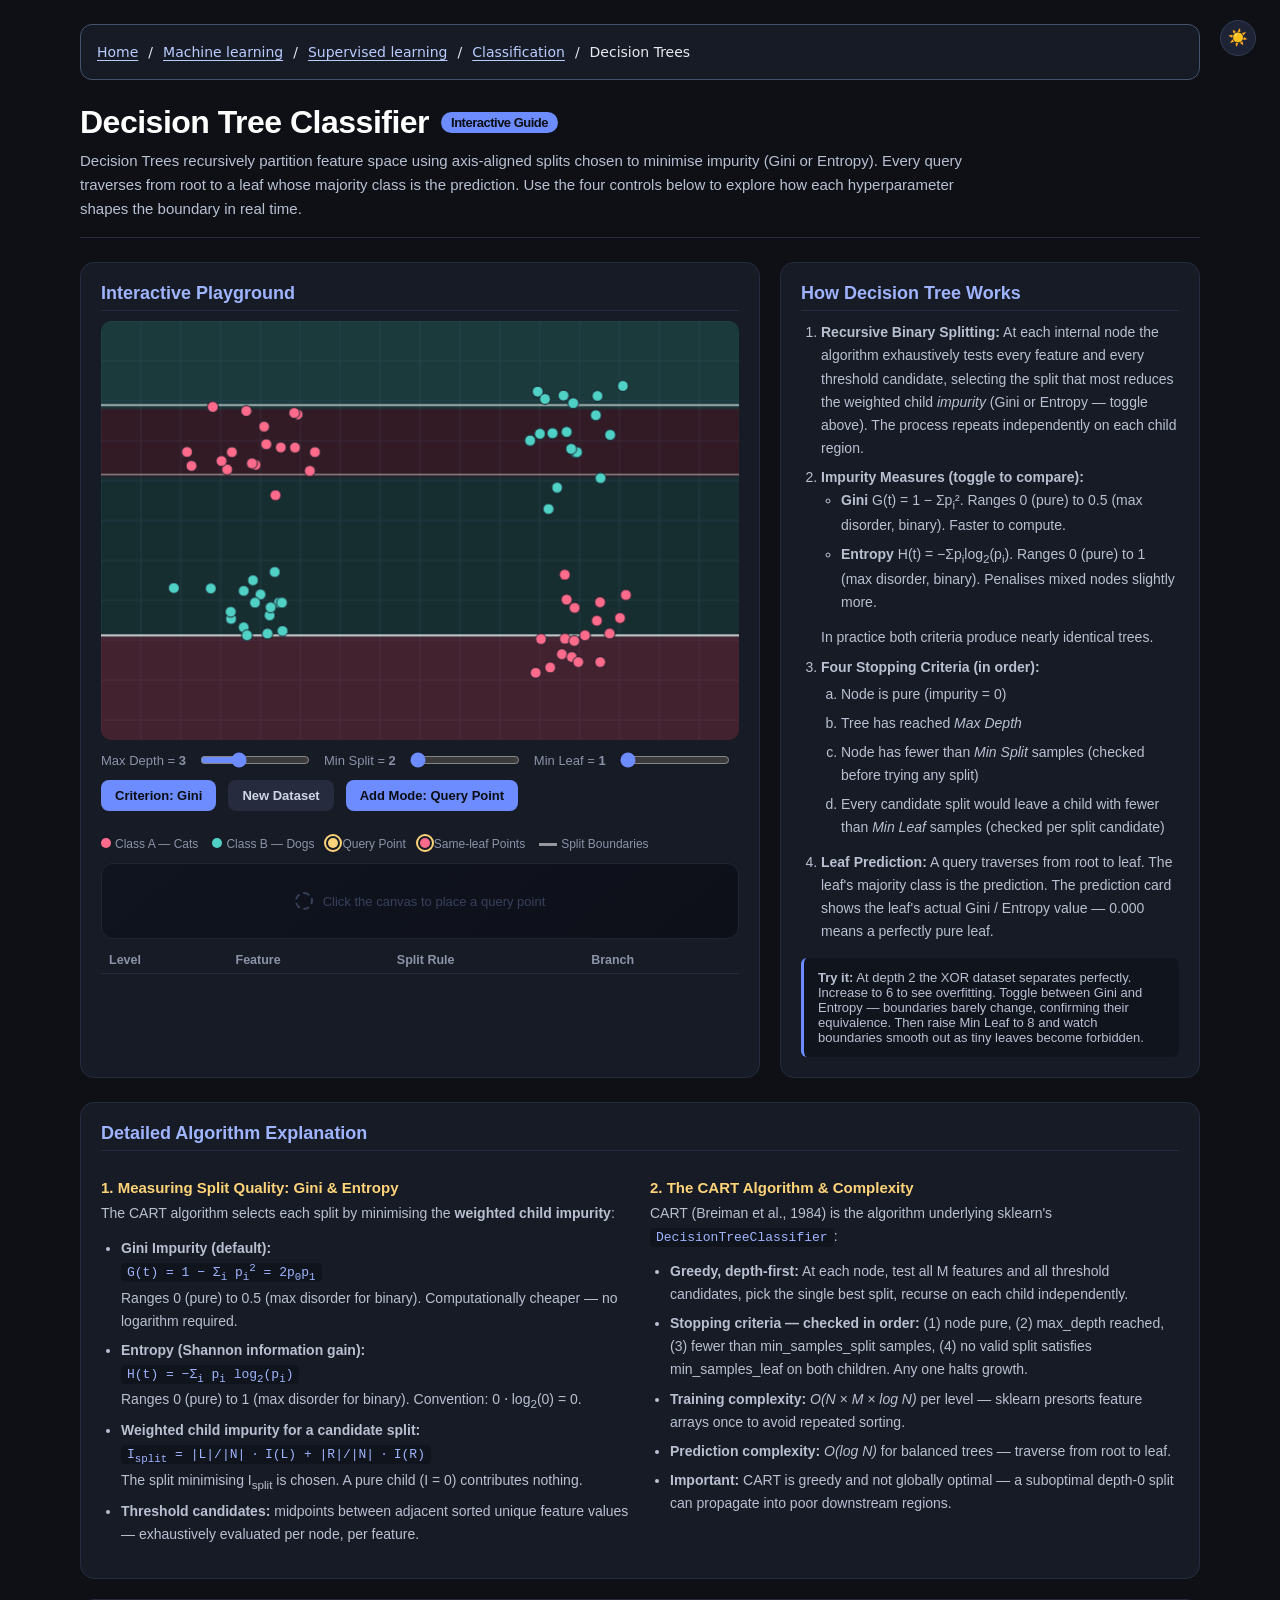
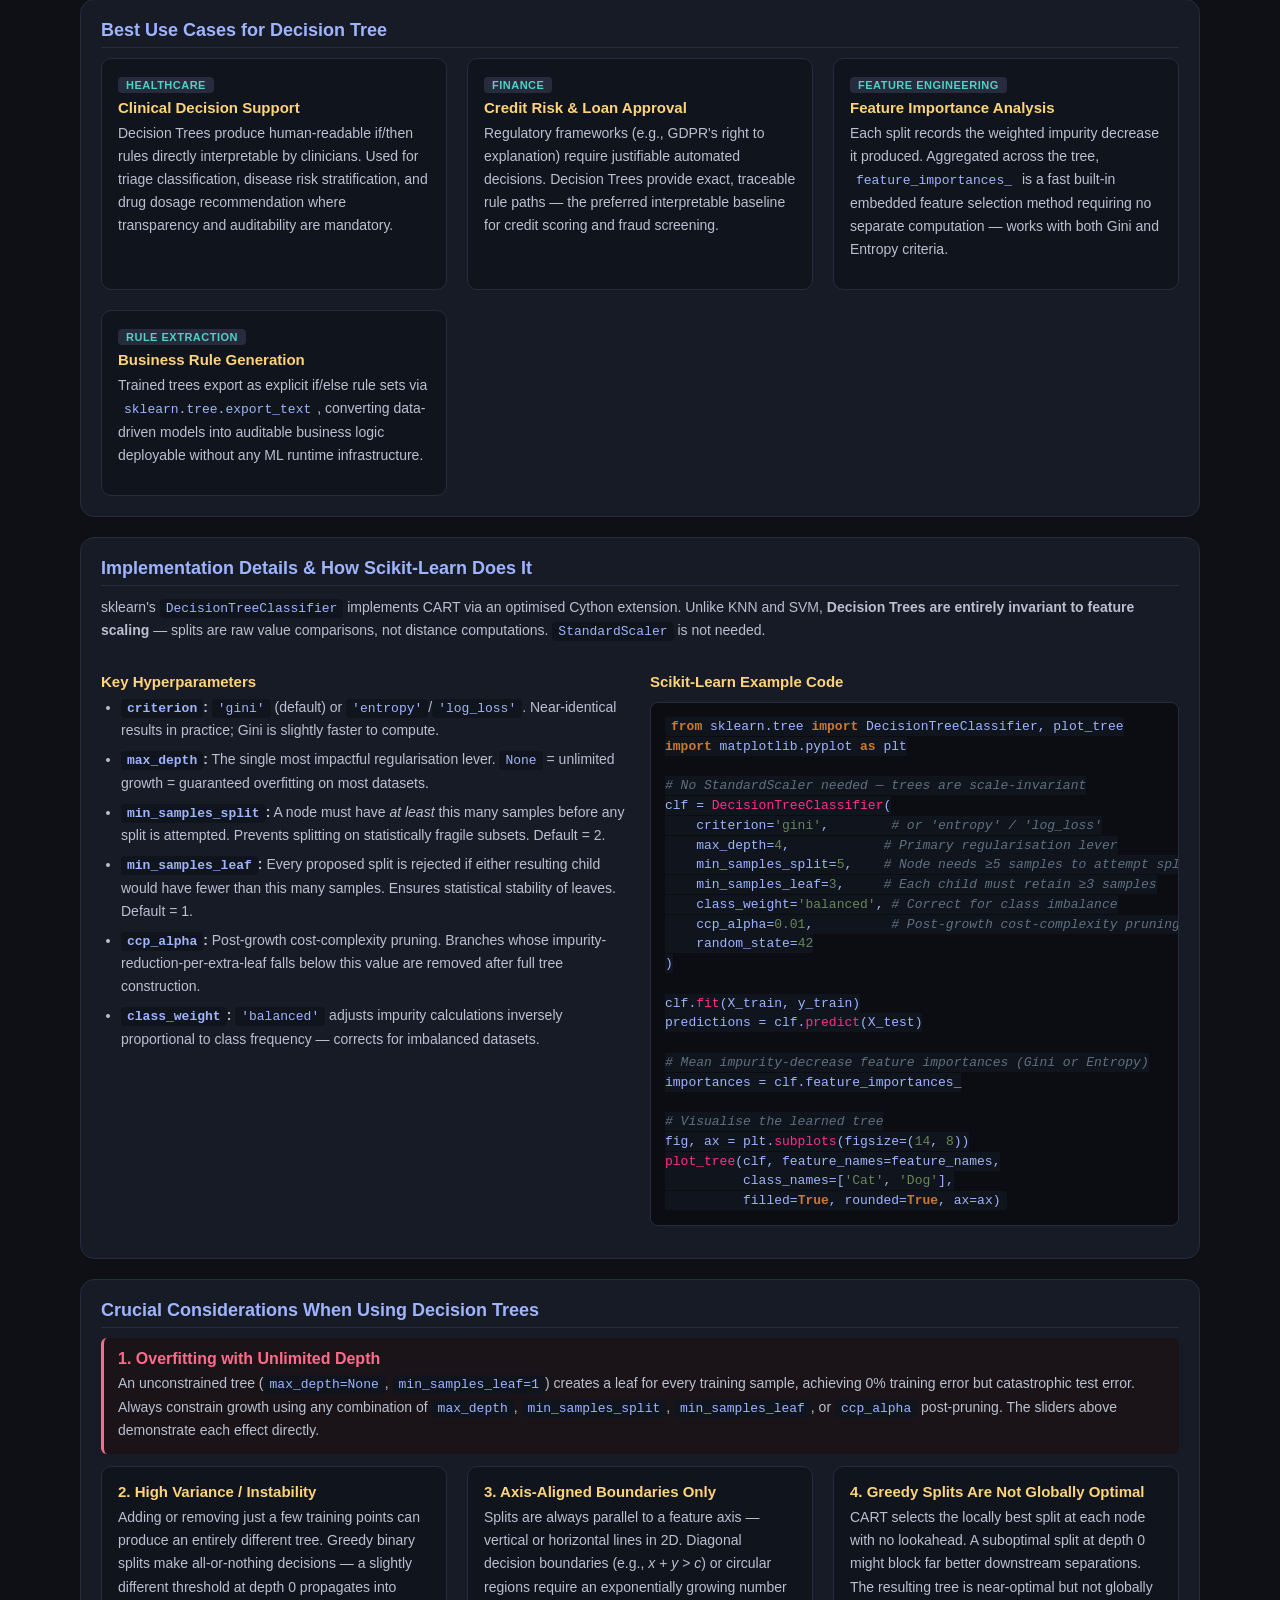
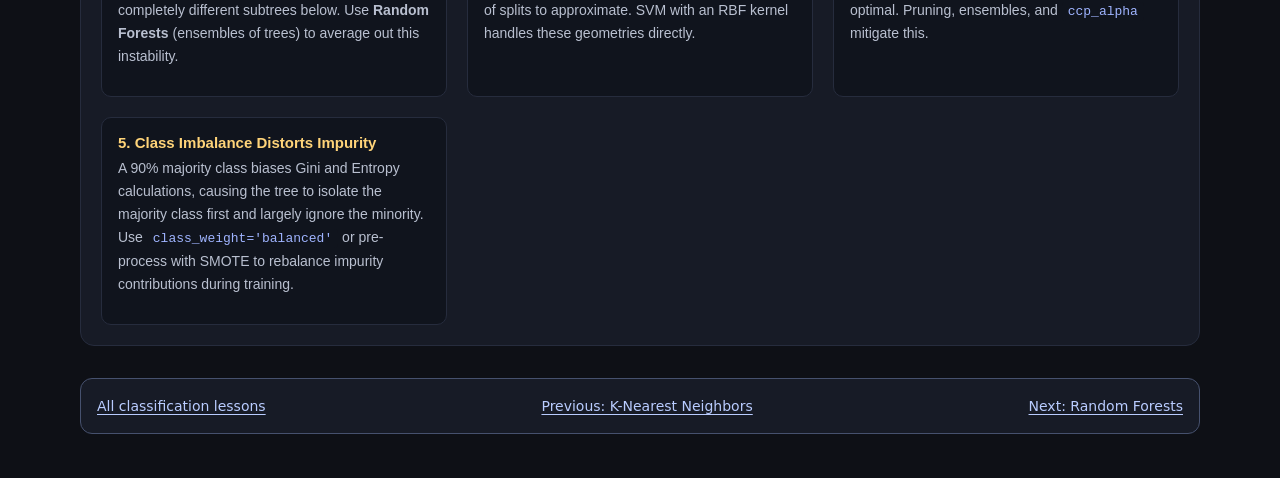
<file: docs/machine-learning/supervised-learning/classification/decision-trees/index.html>
<!doctype html>
<html lang="en" data-type="html" data-identifier="74de197d-5197-4516-89cf-0b5e5d5c5c2e" data-title="Decision Tree Classifier — Interactive Explainer" data-version="4" width="1200" height="900"><head><title>Decision Trees | Interactive Explainer Series</title><meta name="viewport" content="width=device-width, initial-scale=1"><link rel="stylesheet" href="../../../../assets/css/navigation.css">
<meta charset="utf-8">
<style>
  * { box-sizing: border-box; }
  body {
    margin: 0;
    font-family: -apple-system, BlinkMacSystemFont, "Segoe UI", Roboto, Helvetica, sans-serif;
    background: #0e1016;
    color: #e8eaf0;
    padding: 24px;
    transition: background .25s, color .25s;
  }
  .wrap { max-width: 1120px; margin: 0 auto; }

  header.main-header { margin-bottom: 24px; padding-bottom: 16px; border-bottom: 1px solid #262c3d; transition: border-color .25s; }
  header.main-header h1 { font-size: 32px; margin: 0 0 8px; letter-spacing: -0.5px; color: #fff; display: flex; align-items: center; gap: 12px; flex-wrap: wrap; transition: color .25s; }
  header.main-header h1 .badge-tag { font-size: 13px; background: #6c8cff; color: #0b0d13; padding: 3px 10px; border-radius: 12px; font-weight: 700; }
  header.main-header p { font-size: 15px; color: #b9c0d0; margin: 0; line-height: 1.6; max-width: 900px; transition: color .25s; }

  h2 { font-size: 18px; margin: 0 0 10px; color: #9fb4ff; border-bottom: 1px solid #262c3d; padding-bottom: 6px; transition: color .25s, border-color .25s; }
  h3 { font-size: 15px; margin: 18px 0 6px; color: #ffd479; transition: color .25s; }
  p { line-height: 1.65; color: #b9c0d0; font-size: 14px; margin: 0 0 12px; transition: color .25s; }

  .layout { display: flex; gap: 20px; flex-wrap: wrap; margin-bottom: 24px; }
  .panel { background: #171b26; border: 1px solid #262c3d; border-radius: 14px; padding: 20px; transition: background .25s, border-color .25s; }
  .left  { flex: 1 1 620px; }
  .right { flex: 1 1 360px; }
  .full-width { width: 100%; margin-top: 20px; }

  canvas { border-radius: 10px; background: #0b0d13; cursor: crosshair; display: block; width: 100%; height: auto; transition: background .25s; }
  .controls { display: flex; align-items: center; gap: 12px; margin: 10px 0 2px; flex-wrap: wrap; }
  label { font-size: 13px; color: #8b93a7; transition: color .25s; white-space: nowrap; }
  input[type=range] { width: 110px; accent-color: #6c8cff; }
  button { background: #6c8cff; color: #0b0d13; border: 0; border-radius: 8px; padding: 8px 14px; font-size: 13px; font-weight: 600; cursor: pointer; transition: filter .15s; }
  button.ghost { background: #262c3d; color: #cfd6e6; transition: background .25s, color .25s; }
  button:hover { filter: brightness(1.15); }
  .badge { display: inline-block; padding: 3px 9px; border-radius: 20px; font-size: 12px; font-weight: 600; }
  table { width: 100%; border-collapse: collapse; font-size: 12.5px; margin-top: 8px; }
  th, td { text-align: left; padding: 6px 8px; border-bottom: 1px solid #262c3d; transition: border-color .25s; }
  th { color: #8b93a7; font-weight: 600; transition: color .25s; }
  ol, ul { color: #b9c0d0; font-size: 14px; line-height: 1.65; padding-left: 20px; margin: 0 0 12px; transition: color .25s; }
  li { margin-bottom: 6px; }
  .k-warn { color: #ff9f9f; font-size: 12px; min-height: 16px; margin-top: 2px; }
  .legend { display: flex; gap: 14px; font-size: 12px; color: #8b93a7; margin-top: 8px; flex-wrap: wrap; transition: color .25s; }
  .dot   { display: inline-block; width: 10px; height: 10px; border-radius: 50%; margin-right: 4px; }
  .lsamp { display: inline-block; width: 18px; height: 3px; vertical-align: middle; margin-right: 4px; }
  .tip { background: #10141d; border-left: 3px solid #6c8cff; padding: 12px 14px; border-radius: 6px; font-size: 13px; color: #b9c0d0; margin-top: 14px; transition: background .25s, color .25s; }
  .grid-2 { display: grid; grid-template-columns: repeat(auto-fit, minmax(320px, 1fr)); gap: 20px; }
  .card { background: #10141d; border: 1px solid #262c3d; border-radius: 10px; padding: 16px; transition: background .25s, border-color .25s; }
  .card h3 { margin-top: 0; }
  pre { background: #0b0d13; padding: 14px; border-radius: 8px; border: 1px solid #262c3d; font-family: 'Fira Code', Consolas, Monaco, monospace; font-size: 12.5px; color: #a9b7c6; overflow-x: auto; line-height: 1.5; transition: background .25s, border-color .25s, color .25s; }
  code { font-family: 'Fira Code', Consolas, Monaco, monospace; background: #10141d; color: #9fb4ff; padding: 2px 6px; border-radius: 4px; font-size: 13px; transition: background .25s, color .25s; }
  .kw  { color: #cc7832; font-weight: bold; }
  .fn  { color: #ff2f8b; }
  .str { color: #6a8759; }
  .cm  { color: #607080; font-style: italic; }
  .tag { background: #262c3d; color: #4fd1c5; font-size: 11px; padding: 2px 8px; border-radius: 4px; text-transform: uppercase; letter-spacing: .5px; font-weight: bold; margin-bottom: 6px; display: inline-block; transition: background .25s; }
  .warn-box { background: #1a1418; border-left: 3px solid #ff6b8b; padding: 12px 14px; border-radius: 6px; margin-bottom: 12px; transition: background .25s; }

  /* ── Verdict Card ─── */
  .verdict-card { background: linear-gradient(140deg,#10141f 0%,#0d1019 100%); border: 1px solid #1e2535; border-radius: 12px; padding: 16px; margin-top: 12px; transition: background .25s, border-color .25s; }
  .vc-empty { display: flex; align-items: center; justify-content: center; gap: 10px; color: #38415a; font-size: 13px; padding: 12px 0; transition: color .25s; }
  .vc-empty-ring { width: 18px; height: 18px; border-radius: 50%; border: 2px dashed #38415a; flex-shrink: 0; transition: border-color .25s; }
  .vc-header { display: flex; align-items: center; justify-content: space-between; margin-bottom: 14px; padding-bottom: 10px; border-bottom: 1px solid #181f2e; transition: border-color .25s; }
  .vc-section-title { font-size: 10px; text-transform: uppercase; letter-spacing: 1.2px; color: #424e6a; font-weight: 700; transition: color .25s; }
  .vc-model-pill { background: #131826; border: 1px solid #222c3f; padding: 3px 10px; border-radius: 20px; font-size: 11px; color: #5c6e96; font-family: 'Fira Code', Consolas, monospace; transition: background .25s, border-color .25s, color .25s; }
  .vc-metrics { display: grid; grid-template-columns: 1fr 1fr 1fr; gap: 14px; margin-bottom: 16px; }
  .vc-metric { display: flex; flex-direction: column; gap: 4px; }
  .vc-metric-label { font-size: 10px; text-transform: uppercase; letter-spacing: .8px; color: #424e6a; font-weight: 600; transition: color .25s; }
  .vc-metric-value { font-size: 22px; font-weight: 800; font-family: 'Fira Code', Consolas, monospace; line-height: 1; letter-spacing: -.5px; }
  .vc-class-chip { display: inline-flex; align-items: center; gap: 7px; padding: 5px 11px 5px 8px; border-radius: 8px; width: fit-content; }
  .vc-chip-dot { width: 8px; height: 8px; border-radius: 50%; flex-shrink: 0; }
  .vc-chip-label { font-size: 13px; font-weight: 700; letter-spacing: .2px; }
  .vc-status-row { display: flex; align-items: center; gap: 6px; }
  .vc-status-dot { width: 7px; height: 7px; border-radius: 50%; flex-shrink: 0; }
  .vc-status-text { font-size: 12px; font-weight: 600; }
  .vc-gauge-bar { position: relative; height: 10px; border-radius: 5px; overflow: visible; }
  .vc-gauge-bar-dt { background: linear-gradient(to right, #ff6b8b 0%, rgba(255,107,139,.4) 35%, rgba(24,30,46,.95) 45%, rgba(24,30,46,.95) 55%, rgba(79,209,197,.4) 65%, #4fd1c5 100%); }
  .vc-gauge-tick { position: absolute; top: -4px; width: 1px; height: 18px; background: rgba(255,255,255,.18); transform: translateX(-50%); transition: background .25s; }
  .vc-gauge-needle { position: absolute; top: -6px; width: 3px; height: 22px; background: #ffd479; border-radius: 3px; transform: translateX(-50%); box-shadow: 0 0 8px rgba(255,212,121,.9),0 0 18px rgba(255,212,121,.3); z-index: 2; transition: left .12s ease; }
  .vc-gauge-axis { position: relative; height: 16px; margin-top: 5px; }
  .vc-gauge-axis-label { position: absolute; font-size: 10px; transform: translateX(-50%); font-family: 'Fira Code', Consolas, monospace; }
  .vc-gauge-zones { display: flex; justify-content: space-between; margin-top: 2px; }
  .vc-gauge-zone-label { font-size: 10.5px; opacity: .65; }

  /* ── Theme Toggle ── */
  #theme-toggle {
    position: fixed; top: 20px; right: 24px;
    width: 36px; height: 36px; padding: 0;
    border-radius: 50%; background: #1e2436;
    border: 1px solid #333d55; color: inherit;
    font-size: 16px; line-height: 1; cursor: pointer;
    display: flex; align-items: center; justify-content: center;
    z-index: 1000; transition: background .25s, border-color .25s, transform .15s;
  }
  #theme-toggle:hover { filter: none; transform: scale(1.1); }

  /* ── Light Mode ── */
  body.light { background: #f0f3fa; color: #1a1f2e; }
  body.light #theme-toggle { background: #e4e8f5; border-color: #c4cce0; }
  body.light header.main-header { border-bottom-color: #d4daf0; }
  body.light header.main-header h1 { color: #1a1f2e; }
  body.light header.main-header p { color: #4a5270; }
  body.light h2 { color: #3b5bdb; border-bottom-color: #d4daf0; }
  body.light h3 { color: #9a7000; }
  body.light p { color: #4a5270; }
  body.light ol, body.light ul { color: #4a5270; }
  body.light .panel { background: #ffffff; border-color: #d4daf0; }
  body.light .card { background: #f5f7fe; border-color: #d4daf0; }
  body.light canvas { background: #eaeefc; }
  body.light pre { background: #f2f4fc; border-color: #d4daf0; color: #2d3660; }
  body.light code { background: #e8edfb; color: #2d52c4; }
  body.light .kw  { color: #b05800; }
  body.light .fn  { color: #b5096a; }
  body.light .str { color: #3a6e2a; }
  body.light .cm  { color: #5a6a7a; }
  body.light th { color: #6878a8; }
  body.light td, body.light th { border-bottom-color: #d4daf0; }
  body.light label { color: #6878a8; }
  body.light .legend { color: #6878a8; }
  body.light button.ghost { background: #e4e8f5; color: #3a4268; }
  body.light .tag { background: #e4e8fa; color: #1d7a6a; }
  body.light .tip { background: #eef2ff; color: #3d4a6e; }
  body.light .warn-box { background: #fff5f5; }
  body.light .k-warn { color: #c0392b; }
  body.light .verdict-card { background: linear-gradient(140deg,#f8faff 0%,#f2f5fb 100%); border-color: #d0d8ee; }
  body.light .vc-header { border-bottom-color: #dce4f4; }
  body.light .vc-section-title { color: #8594b8; }
  body.light .vc-model-pill { background: #e8edfb; border-color: #d0d8ee; color: #5868a0; }
  body.light .vc-metric-label { color: #8594b8; }
  body.light .vc-empty { color: #a8b2cc; }
  body.light .vc-empty-ring { border-color: #a8b2cc; }
  body.light .vc-gauge-bar-dt { background: linear-gradient(to right, #ff6b8b 0%, rgba(255,107,139,.45) 35%, rgba(198,206,226,.95) 45%, rgba(198,206,226,.95) 55%, rgba(79,209,197,.45) 65%, #4fd1c5 100%); }
  body.light .vc-gauge-tick { background: rgba(0,0,0,.15); }
</style>
</head>
<body><nav class="series-nav" aria-label="Breadcrumb"><a href="../../../../">Home</a><span aria-hidden="true">/</span><a href="../../../">Machine learning</a><span aria-hidden="true">/</span><a href="../../">Supervised learning</a><span aria-hidden="true">/</span><a href="../">Classification</a><span aria-hidden="true">/</span><span aria-current="page">Decision Trees</span></nav>

<button id="theme-toggle" title="Toggle light / dark mode">☀️</button>

<div class="wrap">

  <header class="main-header">
    <h1 id="main-title">
      Decision Tree Classifier
      <span class="badge-tag">Interactive Guide</span>
    </h1>
    <p id="main-desc">Decision Trees recursively partition feature space using axis-aligned splits chosen to minimise impurity (Gini or Entropy). Every query traverses from root to a leaf whose majority class is the prediction. Use the four controls below to explore how each hyperparameter shapes the boundary in real time.</p>
  </header>

  <div class="layout">
    <div class="panel left">
      <h2 id="h-canvas">Interactive Playground</h2>
      <canvas id="plot" width="640" height="420"></canvas>

      <!-- ── Row 1: All sliders (continuous hyperparameter adjusters) ── -->
      <div class="controls">
        <label for="depth-slider" title="max_depth: limits tree complexity">Max Depth = <strong id="depth-val">3</strong></label>
        <input type="range" id="depth-slider" min="1" max="7" step="1" value="3" title="max_depth">
        <label for="mss-slider" title="min_samples_split: node must have ≥N samples before any split is attempted">Min Split = <strong id="mss-val">2</strong></label>
        <input type="range" id="mss-slider" min="2" max="20" step="1" value="2" title="min_samples_split">
        <label for="msl-slider" title="min_samples_leaf: each resulting child must retain ≥N samples">Min Leaf = <strong id="msl-val">1</strong></label>
        <input type="range" id="msl-slider" min="1" max="15" step="1" value="1" title="min_samples_leaf">
      </div>

      <!-- ── Row 2: All buttons / toggles (discrete state changers) ── -->
      <div class="controls">
        <button id="criterion-btn" title="Toggle between Gini impurity and Shannon Entropy">Criterion: Gini</button>
        <button id="reseed" class="ghost">New Dataset</button>
        <button id="mode-btn">Add Mode: Query Point</button>
      </div>

      <div class="k-warn" id="warn"></div>
      <div class="legend">
        <span><span class="dot" style="background:#ff6b8b"></span>Class A — Cats</span>
        <span><span class="dot" style="background:#4fd1c5"></span>Class B — Dogs</span>
        <span><span class="dot" style="background:#ffd479;outline:2px solid #ffd479;outline-offset:2px;"></span>Query Point</span>
        <span><span class="dot" style="background:#ff6b8b;outline:2.5px solid #ffd479;outline-offset:2px;"></span>Same-leaf Points</span>
        <span><span class="lsamp" style="background:rgba(255,255,255,.55);"></span>Split Boundaries</span>
      </div>

      <div class="verdict-card" id="verdict-card">
        <div class="vc-empty"><div class="vc-empty-ring"></div>Click the canvas to place a query point</div>
      </div>

      <table id="tbl">
        <thead><tr><th>Level</th><th>Feature</th><th>Split Rule</th><th>Branch</th></tr></thead>
        <tbody id="tbody"></tbody>
      </table>
    </div>

    <div class="panel right">
      <h2 id="h-how">How Decision Tree Works</h2>
      <ol>
        <li><strong>Recursive Binary Splitting:</strong> At each internal node the algorithm exhaustively tests every feature and every threshold candidate, selecting the split that most reduces the weighted child <em>impurity</em> (Gini or Entropy — toggle above). The process repeats independently on each child region.</li>
        <li><strong>Impurity Measures (toggle to compare):</strong>
          <ul>
            <li><strong>Gini</strong> G(t) = 1 − Σp<sub>i</sub>². Ranges 0 (pure) to 0.5 (max disorder, binary). Faster to compute.</li>
            <li><strong>Entropy</strong> H(t) = −Σp<sub>i</sub>log<sub>2</sub>(p<sub>i</sub>). Ranges 0 (pure) to 1 (max disorder, binary). Penalises mixed nodes slightly more.</li>
          </ul>
          In practice both criteria produce nearly identical trees.
        </li>
        <li><strong>Four Stopping Criteria (in order):</strong>
          <ol style="list-style-type:lower-alpha; margin-top:4px;">
            <li>Node is pure (impurity = 0)</li>
            <li>Tree has reached <em>Max Depth</em></li>
            <li>Node has fewer than <em>Min Split</em> samples (checked before trying any split)</li>
            <li>Every candidate split would leave a child with fewer than <em>Min Leaf</em> samples (checked per split candidate)</li>
          </ol>
        </li>
        <li><strong>Leaf Prediction:</strong> A query traverses from root to leaf. The leaf's majority class is the prediction. The prediction card shows the leaf's actual Gini / Entropy value — 0.000 means a perfectly pure leaf.</li>
      </ol>
      <div class="tip"><strong>Try it:</strong> At depth 2 the XOR dataset separates perfectly. Increase to 6 to see overfitting. Toggle between Gini and Entropy — boundaries barely change, confirming their equivalence. Then raise Min Leaf to 8 and watch boundaries smooth out as tiny leaves become forbidden.</div>
    </div>
  </div>

  <!-- Deep Dive -->
  <div class="panel full-width">
    <h2 id="h-deep-dive">Detailed Algorithm Explanation</h2>
    <div class="grid-2">
      <div>
        <h3 id="h-impurity">1. Measuring Split Quality: Gini &amp; Entropy</h3>
        <p>The CART algorithm selects each split by minimising the <strong>weighted child impurity</strong>:</p>
        <ul>
          <li><strong>Gini Impurity (default):</strong><br>
            <code>G(t) = 1 − Σ<sub>i</sub> p<sub>i</sub><sup>2</sup> = 2p<sub>0</sub>p<sub>1</sub></code><br>
            Ranges 0 (pure) to 0.5 (max disorder for binary). Computationally cheaper — no logarithm required.
          </li>
          <li><strong>Entropy (Shannon information gain):</strong><br>
            <code>H(t) = −Σ<sub>i</sub> p<sub>i</sub> log<sub>2</sub>(p<sub>i</sub>)</code><br>
            Ranges 0 (pure) to 1 (max disorder for binary). Convention: 0 ⋅ log<sub>2</sub>(0) = 0.
          </li>
          <li><strong>Weighted child impurity for a candidate split:</strong><br>
            <code>I<sub>split</sub> = |L|/|N| ⋅ I(L) + |R|/|N| ⋅ I(R)</code><br>
            The split minimising I<sub>split</sub> is chosen. A pure child (I = 0) contributes nothing.
          </li>
          <li><strong>Threshold candidates:</strong> midpoints between adjacent sorted unique feature values — exhaustively evaluated per node, per feature.</li>
        </ul>
      </div>
      <div>
        <h3 id="h-cart">2. The CART Algorithm &amp; Complexity</h3>
        <p>CART (Breiman et al., 1984) is the algorithm underlying sklearn's <code>DecisionTreeClassifier</code>:</p>
        <ul>
          <li><strong>Greedy, depth-first:</strong> At each node, test all M features and all threshold candidates, pick the single best split, recurse on each child independently.</li>
          <li><strong>Stopping criteria — checked in order:</strong> (1) node pure, (2) max_depth reached, (3) fewer than min_samples_split samples, (4) no valid split satisfies min_samples_leaf on both children. Any one halts growth.</li>
          <li><strong>Training complexity:</strong> <i>O(N × M × log N)</i> per level — sklearn presorts feature arrays once to avoid repeated sorting.</li>
          <li><strong>Prediction complexity:</strong> <i>O(log N)</i> for balanced trees — traverse from root to leaf.</li>
          <li><strong>Important:</strong> CART is greedy and not globally optimal — a suboptimal depth-0 split can propagate into poor downstream regions.</li>
        </ul>
      </div>
    </div>
  </div>

  <!-- Use Cases -->
  <div class="panel full-width">
    <h2 id="h-usecases">Best Use Cases for Decision Tree</h2>
    <div class="grid-2">
      <div class="card">
        <span class="tag">Healthcare</span>
        <h3 id="h-medical">Clinical Decision Support</h3>
        <p>Decision Trees produce human-readable if/then rules directly interpretable by clinicians. Used for triage classification, disease risk stratification, and drug dosage recommendation where transparency and auditability are mandatory.</p>
      </div>
      <div class="card">
        <span class="tag">Finance</span>
        <h3 id="h-credit">Credit Risk &amp; Loan Approval</h3>
        <p>Regulatory frameworks (e.g., GDPR's right to explanation) require justifiable automated decisions. Decision Trees provide exact, traceable rule paths — the preferred interpretable baseline for credit scoring and fraud screening.</p>
      </div>
      <div class="card">
        <span class="tag">Feature Engineering</span>
        <h3 id="h-importance">Feature Importance Analysis</h3>
        <p>Each split records the weighted impurity decrease it produced. Aggregated across the tree, <code>feature_importances_</code> is a fast built-in embedded feature selection method requiring no separate computation — works with both Gini and Entropy criteria.</p>
      </div>
      <div class="card">
        <span class="tag">Rule Extraction</span>
        <h3 id="h-rules">Business Rule Generation</h3>
        <p>Trained trees export as explicit if/else rule sets via <code>sklearn.tree.export_text</code>, converting data-driven models into auditable business logic deployable without any ML runtime infrastructure.</p>
      </div>
    </div>
  </div>

  <!-- Implementation -->
  <div class="panel full-width">
    <h2 id="h-impl">Implementation Details &amp; How Scikit-Learn Does It</h2>
    <p>sklearn's <code>DecisionTreeClassifier</code> implements CART via an optimised Cython extension. Unlike KNN and SVM, <strong>Decision Trees are entirely invariant to feature scaling</strong> — splits are raw value comparisons, not distance computations. <code>StandardScaler</code> is not needed.</p>
    <div class="grid-2">
      <div>
        <h3 id="h-params">Key Hyperparameters</h3>
        <ul>
          <li><strong><code>criterion</code>:</strong> <code>'gini'</code> (default) or <code>'entropy'</code>/<code>'log_loss'</code>. Near-identical results in practice; Gini is slightly faster to compute.</li>
          <li><strong><code>max_depth</code>:</strong> The single most impactful regularisation lever. <code>None</code> = unlimited growth = guaranteed overfitting on most datasets.</li>
          <li><strong><code>min_samples_split</code>:</strong> A node must have <em>at least</em> this many samples before any split is attempted. Prevents splitting on statistically fragile subsets. Default = 2.</li>
          <li><strong><code>min_samples_leaf</code>:</strong> Every proposed split is rejected if either resulting child would have fewer than this many samples. Ensures statistical stability of leaves. Default = 1.</li>
          <li><strong><code>ccp_alpha</code>:</strong> Post-growth cost-complexity pruning. Branches whose impurity-reduction-per-extra-leaf falls below this value are removed after full tree construction.</li>
          <li><strong><code>class_weight</code>:</strong> <code>'balanced'</code> adjusts impurity calculations inversely proportional to class frequency — corrects for imbalanced datasets.</li>
        </ul>
      </div>
      <div>
        <h3 id="h-code">Scikit-Learn Example Code</h3>
        <pre><code><span class="kw">from</span> sklearn.tree <span class="kw">import</span> DecisionTreeClassifier, plot_tree
<span class="kw">import</span> matplotlib.pyplot <span class="kw">as</span> plt

<span class="cm"># No StandardScaler needed — trees are scale-invariant</span>
clf = <span class="fn">DecisionTreeClassifier</span>(
    criterion=<span class="str">'gini'</span>,        <span class="cm"># or 'entropy' / 'log_loss'</span>
    max_depth=<span class="str">4</span>,            <span class="cm"># Primary regularisation lever</span>
    min_samples_split=<span class="str">5</span>,    <span class="cm"># Node needs ≥5 samples to attempt split</span>
    min_samples_leaf=<span class="str">3</span>,     <span class="cm"># Each child must retain ≥3 samples</span>
    class_weight=<span class="str">'balanced'</span>, <span class="cm"># Correct for class imbalance</span>
    ccp_alpha=<span class="str">0.01</span>,          <span class="cm"># Post-growth cost-complexity pruning</span>
    random_state=<span class="str">42</span>
)

clf.<span class="fn">fit</span>(X_train, y_train)
predictions = clf.<span class="fn">predict</span>(X_test)

<span class="cm"># Mean impurity-decrease feature importances (Gini or Entropy)</span>
importances = clf.feature_importances_

<span class="cm"># Visualise the learned tree</span>
fig, ax = plt.<span class="fn">subplots</span>(figsize=(<span class="str">14</span>, <span class="str">8</span>))
<span class="fn">plot_tree</span>(clf, feature_names=feature_names,
          class_names=[<span class="str">'Cat'</span>, <span class="str">'Dog'</span>],
          filled=<span class="kw">True</span>, rounded=<span class="kw">True</span>, ax=ax)</code></pre>
      </div>
    </div>
  </div>

  <!-- Pitfalls -->
  <div class="panel full-width">
    <h2 id="h-pitfalls">Crucial Considerations When Using Decision Trees</h2>
    <div class="warn-box">
      <strong style="color:#ff6b8b;">1. Overfitting with Unlimited Depth</strong>
      <p style="margin-top:4px;margin-bottom:0;">An unconstrained tree (<code>max_depth=None</code>, <code>min_samples_leaf=1</code>) creates a leaf for every training sample, achieving 0% training error but catastrophic test error. Always constrain growth using any combination of <code>max_depth</code>, <code>min_samples_split</code>, <code>min_samples_leaf</code>, or <code>ccp_alpha</code> post-pruning. The sliders above demonstrate each effect directly.</p>
    </div>
    <div class="grid-2">
      <div class="card">
        <h3 id="h-variance">2. High Variance / Instability</h3>
        <p>Adding or removing just a few training points can produce an entirely different tree. Greedy binary splits make all-or-nothing decisions — a slightly different threshold at depth 0 propagates into completely different subtrees below. Use <strong>Random Forests</strong> (ensembles of trees) to average out this instability.</p>
      </div>
      <div class="card">
        <h3 id="h-diagonal">3. Axis-Aligned Boundaries Only</h3>
        <p>Splits are always parallel to a feature axis — vertical or horizontal lines in 2D. Diagonal decision boundaries (e.g., <i>x + y &gt; c</i>) or circular regions require an exponentially growing number of splits to approximate. SVM with an RBF kernel handles these geometries directly.</p>
      </div>
      <div class="card">
        <h3 id="h-greedy">4. Greedy Splits Are Not Globally Optimal</h3>
        <p>CART selects the locally best split at each node with no lookahead. A suboptimal split at depth 0 might block far better downstream separations. The resulting tree is near-optimal but not globally optimal. Pruning, ensembles, and <code>ccp_alpha</code> mitigate this.</p>
      </div>
      <div class="card">
        <h3 id="h-imbalance">5. Class Imbalance Distorts Impurity</h3>
        <p>A 90% majority class biases Gini and Entropy calculations, causing the tree to isolate the majority class first and largely ignore the minority. Use <code>class_weight='balanced'</code> or pre-process with SMOTE to rebalance impurity contributions during training.</p>
      </div>
    </div>
  </div>

</div>

<script>
const cv  = document.getElementById('plot');
const ctx = cv.getContext('2d');
const W   = cv.width, H = cv.height;
const COL = ['#ff6b8b', '#4fd1c5'];

let pts = [], query = null, addMode = 0, isDark = true;
let maxDepth       = 3;
let criterion      = 'gini';
let minSamplesSplit = 2;
let minSamplesLeaf  = 1;
let tree = null;

const offCv = document.createElement('canvas');
const OW = 160, OH = 105;
offCv.width = OW; offCv.height = OH;
const offCtx = offCv.getContext('2d');

function impurity(arr) {
  const n = arr.length;
  if (!n) return 0;
  const n0 = arr.reduce((s, p) => s + (p.c === 0 ? 1 : 0), 0);
  const p0 = n0 / n, p1 = 1 - p0;
  if (criterion === 'gini') return 1 - p0 * p0 - p1 * p1;
  let h = 0;
  if (p0 > 0) h -= p0 * Math.log2(p0);
  if (p1 > 0) h -= p1 * Math.log2(p1);
  return h;
}

function majority(arr) {
  const n0 = arr.reduce((s, p) => s + (p.c === 0 ? 1 : 0), 0);
  return n0 * 2 >= arr.length ? 0 : 1;
}

function getCounts(arr) {
  const n0 = arr.reduce((s, p) => s + (p.c === 0 ? 1 : 0), 0);
  return { 0: n0, 1: arr.length - n0 };
}

function buildNode(arr, depth) {
  const counts   = getCounts(arr);
  const makeLeaf = () => ({ isLeaf: true, cls: majority(arr), counts });
  if (!arr.length || depth >= maxDepth || counts[0] === 0 || counts[1] === 0 || arr.length < minSamplesSplit)
    return makeLeaf();
  let bestImp = Infinity, bestF = null, bestT = null;
  for (const f of ['x', 'y']) {
    const vals = arr.map(p => p[f]).sort((a, b) => a - b);
    for (let i = 0; i < vals.length - 1; i++) {
      if (Math.abs(vals[i] - vals[i + 1]) < 0.01) continue;
      const t = (vals[i] + vals[i + 1]) / 2;
      const L = arr.filter(p => p[f] <= t);
      const R = arr.filter(p => p[f] > t);
      if (L.length < minSamplesLeaf || R.length < minSamplesLeaf) continue;
      const imp = (L.length * impurity(L) + R.length * impurity(R)) / arr.length;
      if (imp < bestImp) { bestImp = imp; bestF = f; bestT = t; }
    }
  }
  if (bestF === null) return makeLeaf();
  const L = arr.filter(p => p[bestF] <= bestT);
  const R = arr.filter(p => p[bestF] > bestT);
  return { isLeaf: false, cls: majority(arr), counts, feature: bestF, threshold: bestT,
           left: buildNode(L, depth + 1), right: buildNode(R, depth + 1) };
}

function getLeaf(node, x, y) {
  if (node.isLeaf) return node;
  const val = node.feature === 'x' ? x : y;
  return getLeaf(val <= node.threshold ? node.left : node.right, x, y);
}

function getPath(node, x, y, depth, path) {
  if (node.isLeaf) return { cls: node.cls, counts: node.counts, depth, path };
  const val  = node.feature === 'x' ? x : y;
  const left = val <= node.threshold;
  path.push({ depth, feature: node.feature === 'x' ? 'Axis X' : 'Axis Y',
              rule: node.feature + (left ? ' \u2264 ' : ' > ') + node.threshold.toFixed(1),
              branch: left ? 'Left \u2199' : 'Right \u2198' });
  return getPath(left ? node.left : node.right, x, y, depth + 1, path);
}

function seed() {
  pts = []; query = null;
  const clusters = [
    { cx: 155, cy: 128, c: 0 }, { cx: 490, cy: 308, c: 0 },
    { cx: 482, cy: 122, c: 1 }, { cx: 148, cy: 302, c: 1 },
  ];
  clusters.forEach(({ cx, cy, c }) => {
    for (let i = 0; i < 18; i++)
      pts.push({ x: cx + (Math.random() + Math.random() - 1) * 84,
                 y: cy + (Math.random() + Math.random() - 1) * 68, c });
  });
  pts  = pts.filter(p => p.x > 12 && p.x < W - 12 && p.y > 12 && p.y < H - 12);
  tree = buildNode(pts, 0);
}

function drawRegions() {
  const img = offCtx.createImageData(OW, OH);
  const d   = img.data;
  const sx  = W / OW, sy = H / OH;
  for (let py = 0; py < OH; py++) {
    for (let px = 0; px < OW; px++) {
      const leaf   = getLeaf(tree, px * sx, py * sy);
      const tot    = leaf.counts[0] + leaf.counts[1];
      const purity = tot > 0 ? leaf.counts[leaf.cls] / tot : 0.5;
      const alpha  = isDark ? Math.round(Math.min(58, purity * 48 + 10)) : Math.round(Math.min(78, purity * 62 + 16));
      const i4 = (py * OW + px) * 4;
      if (leaf.cls === 0) { d[i4]=255; d[i4+1]=107; d[i4+2]=139; d[i4+3]=alpha; }
      else                { d[i4]=79;  d[i4+1]=209; d[i4+2]=197; d[i4+3]=alpha; }
    }
  }
  offCtx.putImageData(img, 0, 0);
  ctx.save(); ctx.imageSmoothingEnabled = true; ctx.drawImage(offCv, 0, 0, W, H); ctx.restore();
}

function drawSplits(node, x0, x1, y0, y1, depth) {
  if (!node || node.isLeaf) return;
  const op = Math.max(0.14, (isDark ? 0.72 : 0.52) - depth * 0.13);
  ctx.strokeStyle = isDark ? `rgba(255,255,255,${op})` : `rgba(40,50,110,${op})`;
  ctx.lineWidth   = Math.max(0.8, 2.2 - depth * 0.35);
  ctx.setLineDash([]);
  if (node.feature === 'x') {
    const tx = node.threshold;
    ctx.beginPath(); ctx.moveTo(tx, y0); ctx.lineTo(tx, y1); ctx.stroke();
    drawSplits(node.left, x0, tx, y0, y1, depth + 1);
    drawSplits(node.right, tx, x1, y0, y1, depth + 1);
  } else {
    const ty = node.threshold;
    ctx.beginPath(); ctx.moveTo(x0, ty); ctx.lineTo(x1, ty); ctx.stroke();
    drawSplits(node.left, x0, x1, y0, ty, depth + 1);
    drawSplits(node.right, x0, x1, ty, y1, depth + 1);
  }
}

function highlightLeaf(node, qx, qy, x0, x1, y0, y1) {
  if (node.isLeaf) {
    ctx.fillStyle = 'rgba(255,212,121,0.10)'; ctx.fillRect(x0, y0, x1-x0, y1-y0);
    ctx.strokeStyle = 'rgba(255,212,121,0.75)'; ctx.lineWidth = 2; ctx.setLineDash([5,4]);
    ctx.strokeRect(x0+1, y0+1, x1-x0-2, y1-y0-2); ctx.setLineDash([]); return;
  }
  const val  = node.feature === 'x' ? qx : qy;
  const left = val <= node.threshold;
  if (node.feature === 'x') {
    const tx = node.threshold;
    if (left) highlightLeaf(node.left, qx, qy, x0, tx, y0, y1);
    else      highlightLeaf(node.right, qx, qy, tx, x1, y0, y1);
  } else {
    const ty = node.threshold;
    if (left) highlightLeaf(node.left, qx, qy, x0, x1, y0, ty);
    else      highlightLeaf(node.right, qx, qy, x0, x1, ty, y1);
  }
}

function draw() {
  ctx.clearRect(0, 0, W, H);
  ctx.strokeStyle = isDark ? '#1a1f2c' : '#d4daf0'; ctx.lineWidth = 1;
  for (let x = 0; x < W; x += 40) { ctx.beginPath(); ctx.moveTo(x,0); ctx.lineTo(x,H); ctx.stroke(); }
  for (let y = 0; y < H; y += 40) { ctx.beginPath(); ctx.moveTo(0,y); ctx.lineTo(W,y); ctx.stroke(); }
  if (!tree) { report(null); return; }
  drawRegions();
  drawSplits(tree, 0, W, 0, H, 0);
  if (query) highlightLeaf(tree, query.x, query.y, 0, W, 0, H);
  const leafMates = new Set();
  if (query) {
    const qLeaf = getLeaf(tree, query.x, query.y);
    pts.forEach(p => { if (getLeaf(tree, p.x, p.y) === qLeaf) leafMates.add(p); });
  }
  leafMates.forEach(p => {
    ctx.beginPath(); ctx.arc(p.x, p.y, 9, 0, Math.PI * 2);
    ctx.strokeStyle = '#ffd479'; ctx.lineWidth = 2.5; ctx.stroke();
  });
  ctx.lineWidth = 1;
  pts.forEach(p => {
    ctx.beginPath(); ctx.arc(p.x, p.y, leafMates.has(p) ? 6.5 : 5.5, 0, Math.PI * 2);
    ctx.fillStyle = COL[p.c]; ctx.fill();
    ctx.strokeStyle = isDark ? '#1a1f2c' : '#e0e8f8'; ctx.lineWidth = 1; ctx.stroke();
  });
  if (query) {
    ctx.beginPath(); ctx.arc(query.x, query.y, 9, 0, Math.PI * 2);
    ctx.fillStyle = '#ffd479'; ctx.fill();
    ctx.strokeStyle = '#ffffff'; ctx.lineWidth = 2.5; ctx.stroke(); ctx.lineWidth = 1;
  }
  report(query);
}

function report(qry) {
  const tb = document.getElementById('tbody');
  const vc = document.getElementById('verdict-card');
  tb.innerHTML = '';
  const warnParts = [];
  if (maxDepth === 1) warnParts.push('Depth 1 \u2014 single split, high bias.');
  else if (maxDepth >= 6) warnParts.push(`Depth ${maxDepth} \u2014 overfitting risk.`);
  if (minSamplesSplit > 10) warnParts.push(`Min split = ${minSamplesSplit}: only nodes with \u2265${minSamplesSplit} samples can split.`);
  if (minSamplesLeaf > 5) warnParts.push(`Min leaf = ${minSamplesLeaf}: all leaves need \u2265${minSamplesLeaf} samples.`);
  document.getElementById('warn').textContent = warnParts.join('  \u00b7  ');
  if (!qry) {
    vc.innerHTML = `<div class="vc-empty"><div class="vc-empty-ring"></div>Click the canvas to place a query point</div>`;
    return;
  }
  const { cls, counts, depth, path } = getPath(tree, qry.x, qry.y, 0, []);
  const total       = counts[0] + counts[1];
  const winnerCount = counts[cls];
  const dominance   = total > 0 ? winnerCount / total : 0.5;
  const isClass0   = cls === 0;
  const classLabel = isClass0 ? 'Cat' : 'Dog';
  const winColor   = COL[cls];
  const winBg      = isClass0 ? 'rgba(255,107,139,.1)'  : 'rgba(79,209,197,.1)';
  const winBorder  = isClass0 ? 'rgba(255,107,139,.28)' : 'rgba(79,209,197,.28)';
  let statusLabel, statusColor;
  if (dominance === 1.0)       { statusLabel = 'Pure Leaf';         statusColor = winColor;  }
  else if (dominance >= 0.80)  { statusLabel = 'High Purity';       statusColor = '#7acc5a'; }
  else if (dominance >= 0.60)  { statusLabel = 'Majority';          statusColor = '#ffd479'; }
  else                         { statusLabel = 'Mixed Leaf \u26a0'; statusColor = '#ff9f9f'; }
  const p0L = counts[0] / Math.max(1, total), p1L = counts[1] / Math.max(1, total);
  let leafImpVal;
  if (criterion === 'gini') {
    leafImpVal = 1 - p0L * p0L - p1L * p1L;
  } else {
    leafImpVal = 0;
    if (p0L > 0) leafImpVal -= p0L * Math.log2(p0L);
    if (p1L > 0) leafImpVal -= p1L * Math.log2(p1L);
  }
  const impLabel  = criterion === 'gini' ? 'Gini' : 'Entropy';
  const impSymbol = criterion === 'gini' ? 'G' : 'H';
  const gaugePct  = Math.min(98, Math.max(2, (counts[1] / Math.max(1, total)) * 100));
  const tieColor  = isDark ? 'rgba(255,255,255,.28)' : 'rgba(50,60,100,.4)';
  const pillText  = `${impLabel} \u00b7 d=${maxDepth} \u00b7 split\u2265${minSamplesSplit} \u00b7 leaf\u2265${minSamplesLeaf}`;
  vc.innerHTML = `
    <div class="vc-header">
      <span class="vc-section-title">Prediction Result</span>
      <span class="vc-model-pill">${pillText}</span>
    </div>
    <div class="vc-metrics">
      <div class="vc-metric">
        <span class="vc-metric-label">Leaf Samples</span>
        <span class="vc-metric-value" style="color:${winColor}">${winnerCount} / ${total}</span>
      </div>
      <div class="vc-metric">
        <span class="vc-metric-label">Predicted Class</span>
        <div class="vc-class-chip" style="background:${winBg};border:1px solid ${winBorder};">
          <span class="vc-chip-dot" style="background:${winColor};box-shadow:0 0 5px ${winColor}70;"></span>
          <span class="vc-chip-label" style="color:${winColor}">${classLabel}</span>
        </div>
      </div>
      <div class="vc-metric">
        <span class="vc-metric-label">Leaf ${impLabel} (${impSymbol})</span>
        <span class="vc-metric-value" style="color:${statusColor}">${leafImpVal.toFixed(3)}</span>
        <div class="vc-status-row">
          <span class="vc-status-dot" style="background:${statusColor};box-shadow:0 0 4px ${statusColor}80;"></span>
          <span class="vc-status-text" style="color:${statusColor}">${statusLabel}</span>
        </div>
      </div>
    </div>
    <div>
      <div class="vc-gauge-bar vc-gauge-bar-dt">
        <div class="vc-gauge-tick" style="left:50%"></div>
        <div class="vc-gauge-needle" style="left:${gaugePct}%"></div>
      </div>
      <div class="vc-gauge-axis">
        <span class="vc-gauge-axis-label" style="left:50%;color:${tieColor};">50/50</span>
      </div>
      <div class="vc-gauge-zones">
        <span class="vc-gauge-zone-label" style="color:#ff6b8b;">&larr; Cats (Class A)</span>
        <span class="vc-gauge-zone-label" style="color:#4fd1c5;">Dogs (Class B) &rarr;</span>
      </div>
    </div>`;
  path.forEach(step => {
    tb.innerHTML += `<tr><td>Level ${step.depth}</td><td>${step.feature}</td><td><code style="font-size:11.5px">${step.rule}</code></td><td>${step.branch}</td></tr>`;
  });
  tb.innerHTML += `<tr style="background:rgba(255,212,121,0.08);">
    <td><strong>Level ${depth}</strong></td>
    <td colspan="2"><strong>Leaf &mdash; ${counts[0]} Cat${counts[0]!==1?'s':''}, ${counts[1]} Dog${counts[1]!==1?'s':''} &mdash; ${impSymbol}=${leafImpVal.toFixed(3)}</strong></td>
    <td><span class="badge" style="background:${winColor};color:#0b0d13">${classLabel}</span></td>
  </tr>`;
}

cv.addEventListener('click', e => {
  const r = cv.getBoundingClientRect();
  const x = (e.clientX - r.left) * (W / r.width);
  const y = (e.clientY - r.top)  * (H / r.height);
  if (addMode === 0) { query = { x, y }; }
  else { pts.push({ x, y, c: addMode - 1 }); tree = buildNode(pts, 0); }
  draw();
});
document.getElementById('depth-slider').addEventListener('input', e => {
  maxDepth = +e.target.value; document.getElementById('depth-val').textContent = maxDepth;
  tree = buildNode(pts, 0); draw();
});
document.getElementById('criterion-btn').addEventListener('click', e => {
  criterion = criterion === 'gini' ? 'entropy' : 'gini';
  e.target.textContent = `Criterion: ${criterion === 'gini' ? 'Gini' : 'Entropy'}`;
  tree = buildNode(pts, 0); draw();
});
document.getElementById('mss-slider').addEventListener('input', e => {
  minSamplesSplit = +e.target.value; document.getElementById('mss-val').textContent = minSamplesSplit;
  tree = buildNode(pts, 0); draw();
});
document.getElementById('msl-slider').addEventListener('input', e => {
  minSamplesLeaf = +e.target.value; document.getElementById('msl-val').textContent = minSamplesLeaf;
  tree = buildNode(pts, 0); draw();
});
document.getElementById('reseed').addEventListener('click', () => { seed(); draw(); });
document.getElementById('mode-btn').addEventListener('click', e => {
  addMode = (addMode + 1) % 3;
  e.target.textContent = 'Add Mode: ' + ['Query Point', 'Cats', 'Dogs'][addMode];
});
document.getElementById('theme-toggle').addEventListener('click', () => {
  isDark = !isDark;
  document.body.classList.toggle('light', !isDark);
  document.getElementById('theme-toggle').textContent = isDark ? '☀️' : '🌙';
  draw();
});

seed(); draw();
</script>

<nav class="series-nav series-footer" aria-label="Lesson navigation"><a href="../">All classification lessons</a><a href="../knn/">Previous: K-Nearest Neighbors</a><a href="../random-forests/">Next: Random Forests</a></nav></body></html>
</file>
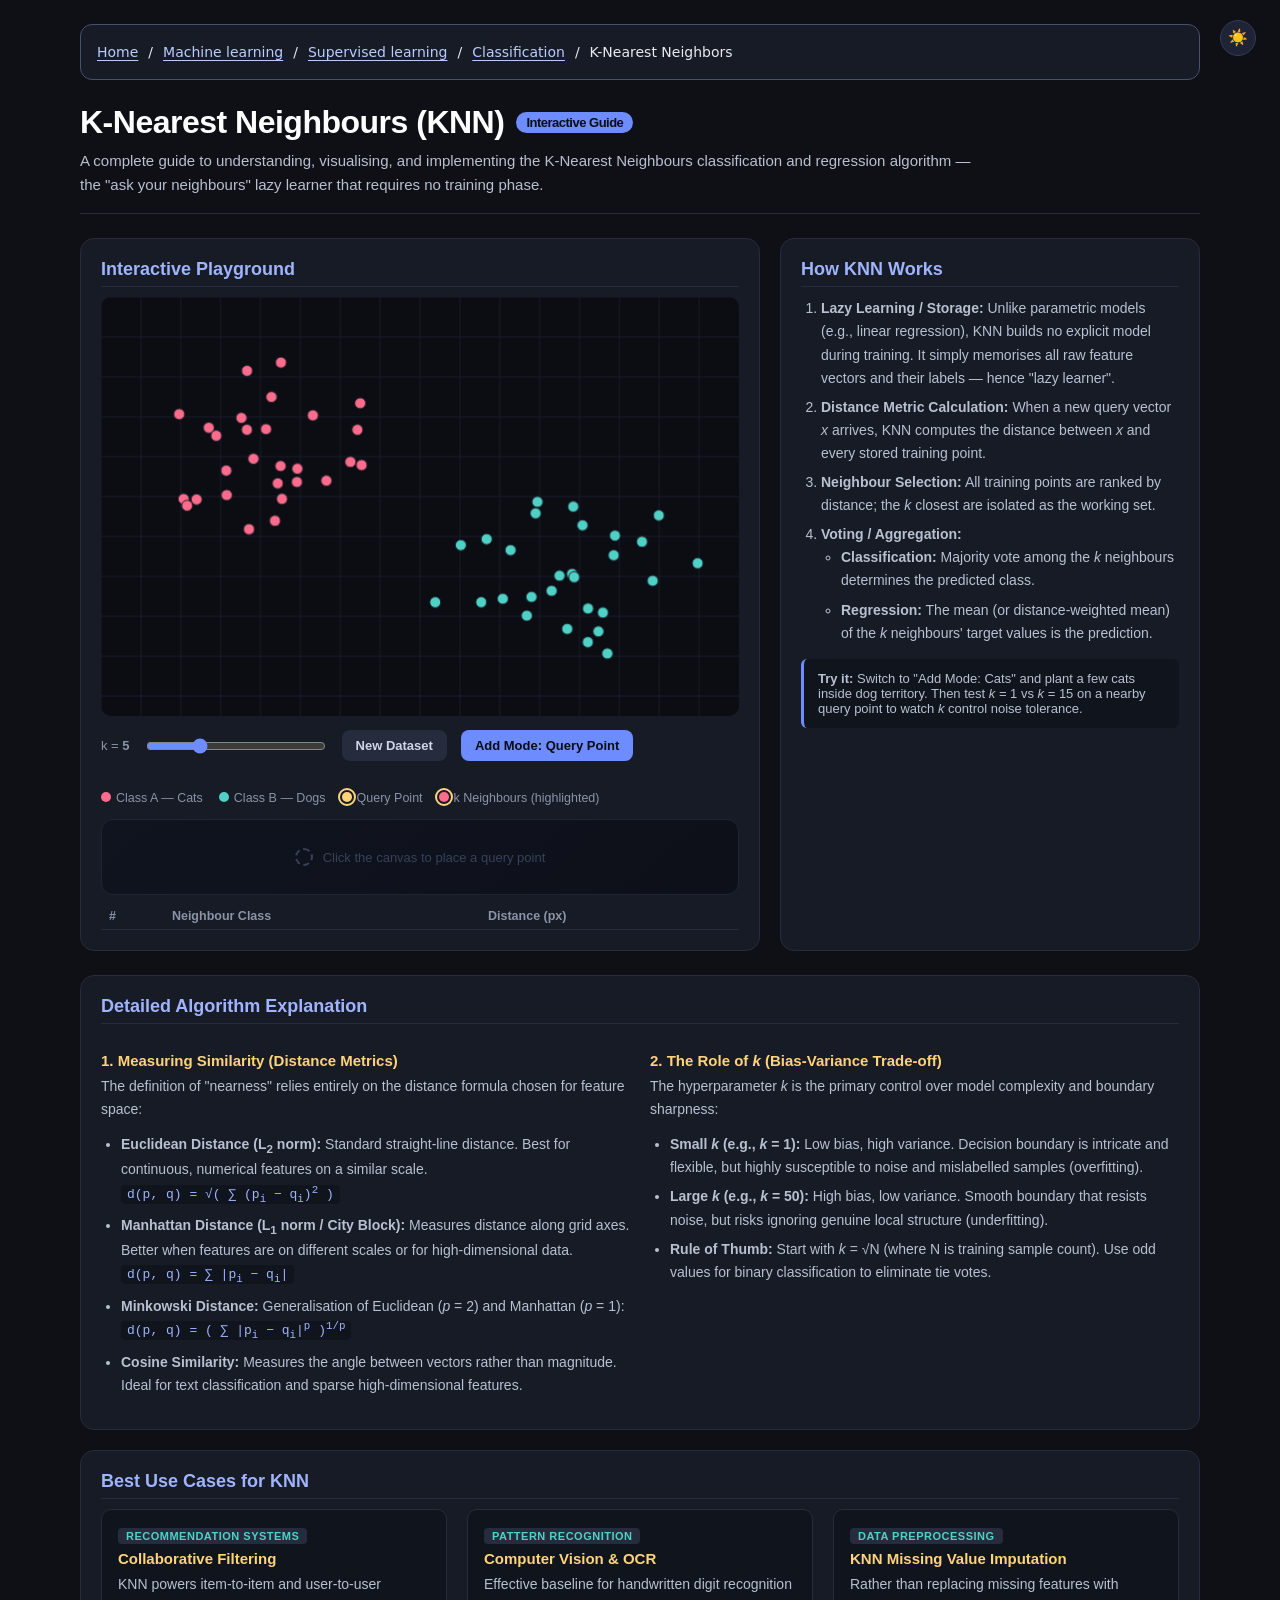
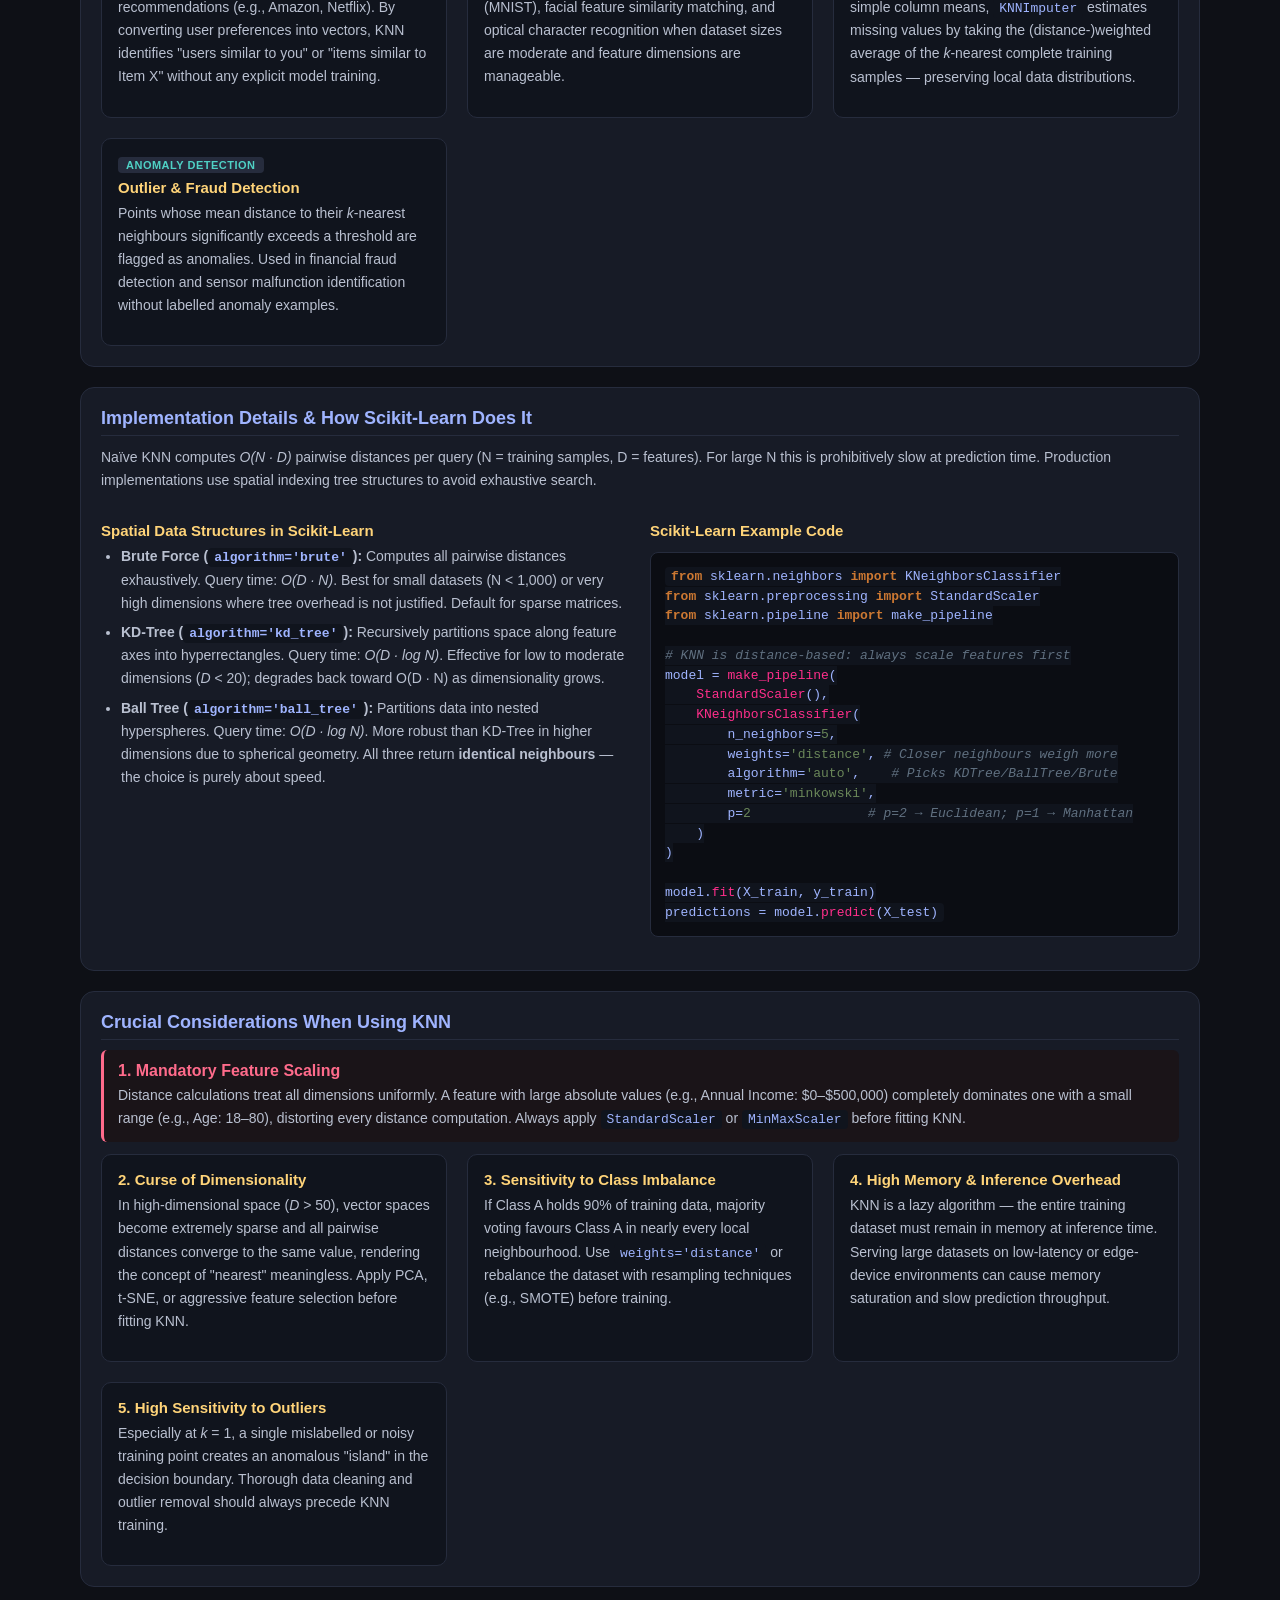
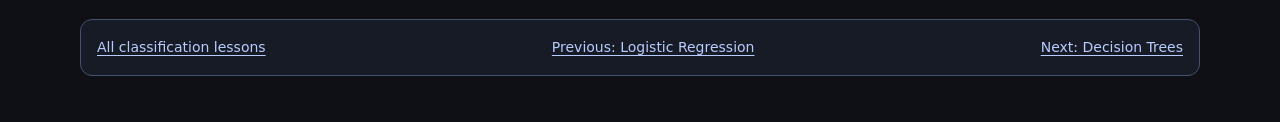
<file: docs/machine-learning/supervised-learning/classification/knn/index.html>
<!doctype html>
<html lang="en" data-type="html" data-identifier="813d198d-7d89-4626-ba25-a26f4a8ff70c" data-title="How KNN Works — Interactive Explainer" data-version="6" width="1200" height="900"><head><title>K-Nearest Neighbors | Interactive Explainer Series</title><meta name="viewport" content="width=device-width, initial-scale=1"><link rel="stylesheet" href="../../../../assets/css/navigation.css">
<meta charset="utf-8">
<style>
  * { box-sizing: border-box; }
  body {
    margin: 0;
    font-family: -apple-system, BlinkMacSystemFont, "Segoe UI", Roboto, Helvetica, sans-serif;
    background: #0e1016;
    color: #e8eaf0;
    padding: 24px;
    transition: background .25s, color .25s;
  }
  .wrap { max-width: 1120px; margin: 0 auto; }

  header.main-header { margin-bottom: 24px; padding-bottom: 16px; border-bottom: 1px solid #262c3d; transition: border-color .25s; }
  header.main-header h1 { font-size: 32px; margin: 0 0 8px; letter-spacing: -0.5px; color: #fff; display: flex; align-items: center; gap: 12px; flex-wrap: wrap; transition: color .25s; }
  header.main-header h1 .badge-tag { font-size: 13px; background: #6c8cff; color: #0b0d13; padding: 3px 10px; border-radius: 12px; font-weight: 700; }
  header.main-header p { font-size: 15px; color: #b9c0d0; margin: 0; line-height: 1.6; max-width: 900px; transition: color .25s; }

  h2 { font-size: 18px; margin: 0 0 10px; color: #9fb4ff; border-bottom: 1px solid #262c3d; padding-bottom: 6px; transition: color .25s, border-color .25s; }
  h3 { font-size: 15px; margin: 18px 0 6px; color: #ffd479; transition: color .25s; }
  p { line-height: 1.65; color: #b9c0d0; font-size: 14px; margin: 0 0 12px; transition: color .25s; }

  .layout { display: flex; gap: 20px; flex-wrap: wrap; margin-bottom: 24px; }
  .panel { background: #171b26; border: 1px solid #262c3d; border-radius: 14px; padding: 20px; transition: background .25s, border-color .25s; }
  .left { flex: 1 1 620px; }
  .right { flex: 1 1 360px; }
  .full-width { width: 100%; margin-top: 20px; }

  canvas { border-radius: 10px; background: #0b0d13; cursor: crosshair; display: block; width: 100%; height: auto; transition: background .25s; }
  .controls { display: flex; align-items: center; gap: 14px; margin: 14px 0 4px; flex-wrap: wrap; }
  label { font-size: 13px; color: #8b93a7; transition: color .25s; }
  input[type=range] { width: 180px; accent-color: #6c8cff; }
  button { background: #6c8cff; color: #0b0d13; border: 0; border-radius: 8px; padding: 8px 14px; font-size: 13px; font-weight: 600; cursor: pointer; transition: filter .15s; }
  button.ghost { background: #262c3d; color: #cfd6e6; transition: background .25s, color .25s; }
  button:hover { filter: brightness(1.15); }
  .badge { display: inline-block; padding: 3px 9px; border-radius: 20px; font-size: 12px; font-weight: 600; }
  table { width: 100%; border-collapse: collapse; font-size: 12.5px; margin-top: 8px; }
  th, td { text-align: left; padding: 6px 8px; border-bottom: 1px solid #262c3d; transition: border-color .25s; }
  th { color: #8b93a7; font-weight: 600; transition: color .25s; }
  ol, ul { color: #b9c0d0; font-size: 14px; line-height: 1.65; padding-left: 20px; margin: 0 0 12px; transition: color .25s; }
  li { margin-bottom: 6px; }
  .k-warn { color: #ff9f9f; font-size: 12.5px; min-height: 16px; }
  .legend { display: flex; gap: 16px; font-size: 12.5px; color: #8b93a7; margin-top: 10px; flex-wrap: wrap; transition: color .25s; }
  .dot { display: inline-block; width: 10px; height: 10px; border-radius: 50%; margin-right: 5px; }
  .tip { background: #10141d; border-left: 3px solid #6c8cff; padding: 12px 14px; border-radius: 6px; font-size: 13px; color: #b9c0d0; margin-top: 14px; transition: background .25s, color .25s; }
  .grid-2 { display: grid; grid-template-columns: repeat(auto-fit, minmax(320px, 1fr)); gap: 20px; }
  .card { background: #10141d; border: 1px solid #262c3d; border-radius: 10px; padding: 16px; transition: background .25s, border-color .25s; }
  .card h3 { margin-top: 0; }
  pre { background: #0b0d13; padding: 14px; border-radius: 8px; border: 1px solid #262c3d; font-family: 'Fira Code', Consolas, Monaco, monospace; font-size: 12.5px; color: #a9b7c6; overflow-x: auto; line-height: 1.5; transition: background .25s, border-color .25s, color .25s; }
  code { font-family: 'Fira Code', Consolas, Monaco, monospace; background: #10141d; color: #9fb4ff; padding: 2px 6px; border-radius: 4px; font-size: 13px; transition: background .25s, color .25s; }
  .kw { color: #cc7832; font-weight: bold; }
  .fn { color: #ff2f8b; }
  .str { color: #6a8759; }
  .cm { color: #607080; font-style: italic; }
  .tag { background: #262c3d; color: #4fd1c5; font-size: 11px; padding: 2px 8px; border-radius: 4px; text-transform: uppercase; letter-spacing: .5px; font-weight: bold; margin-bottom: 6px; display: inline-block; transition: background .25s; }
  .warn-box { background: #1a1418; border-left: 3px solid #ff6b8b; padding: 12px 14px; border-radius: 6px; margin-bottom: 12px; transition: background .25s; }

  /* ── Verdict Card ─────────────────────────────────── */
  .verdict-card { background: linear-gradient(140deg,#10141f 0%,#0d1019 100%); border: 1px solid #1e2535; border-radius: 12px; padding: 16px; margin-top: 14px; transition: background .25s, border-color .25s; }
  .vc-empty { display: flex; align-items: center; justify-content: center; gap: 10px; color: #38415a; font-size: 13px; padding: 12px 0; transition: color .25s; }
  .vc-empty-ring { width: 18px; height: 18px; border-radius: 50%; border: 2px dashed #38415a; flex-shrink: 0; transition: border-color .25s; }
  .vc-header { display: flex; align-items: center; justify-content: space-between; margin-bottom: 14px; padding-bottom: 10px; border-bottom: 1px solid #181f2e; transition: border-color .25s; }
  .vc-section-title { font-size: 10px; text-transform: uppercase; letter-spacing: 1.2px; color: #424e6a; font-weight: 700; transition: color .25s; }
  .vc-model-pill { background: #131826; border: 1px solid #222c3f; padding: 3px 10px; border-radius: 20px; font-size: 11px; color: #5c6e96; font-family: 'Fira Code', Consolas, monospace; transition: background .25s, border-color .25s, color .25s; }
  .vc-metrics { display: grid; grid-template-columns: 1fr 1fr 1fr; gap: 14px; margin-bottom: 16px; }
  .vc-metric { display: flex; flex-direction: column; gap: 6px; }
  .vc-metric-label { font-size: 10px; text-transform: uppercase; letter-spacing: .8px; color: #424e6a; font-weight: 600; transition: color .25s; }
  .vc-metric-value { font-size: 22px; font-weight: 800; font-family: 'Fira Code', Consolas, monospace; line-height: 1; letter-spacing: -.5px; }
  .vc-class-chip { display: inline-flex; align-items: center; gap: 7px; padding: 5px 11px 5px 8px; border-radius: 8px; width: fit-content; }
  .vc-chip-dot { width: 8px; height: 8px; border-radius: 50%; flex-shrink: 0; }
  .vc-chip-label { font-size: 13px; font-weight: 700; letter-spacing: .2px; }
  .vc-status-row { display: flex; align-items: center; gap: 7px; margin-top: 2px; }
  .vc-status-dot { width: 7px; height: 7px; border-radius: 50%; flex-shrink: 0; }
  .vc-status-text { font-size: 12.5px; font-weight: 600; }
  /* Gauge — structural base */
  .vc-gauge-bar { position: relative; height: 10px; border-radius: 5px; overflow: visible; }
  /* ── CHANGE 1: Cats (red) LEFT → Dogs (teal) RIGHT ── */
  .vc-gauge-bar-knn {
    background: linear-gradient(to right,
      #ff6b8b 0%, rgba(255,107,139,.4) 35%,
      rgba(24,30,46,.95) 45%, rgba(24,30,46,.95) 55%,
      rgba(79,209,197,.4) 65%, #4fd1c5 100%);
  }
  .vc-gauge-tick { position: absolute; top: -4px; width: 1px; height: 18px; background: rgba(255,255,255,.18); transform: translateX(-50%); transition: background .25s; }
  .vc-gauge-needle { position: absolute; top: -6px; width: 3px; height: 22px; background: #ffd479; border-radius: 3px; transform: translateX(-50%); box-shadow: 0 0 8px rgba(255,212,121,.9),0 0 18px rgba(255,212,121,.3); z-index: 2; transition: left .12s ease; }
  .vc-gauge-axis { position: relative; height: 16px; margin-top: 5px; }
  .vc-gauge-axis-label { position: absolute; font-size: 10px; transform: translateX(-50%); font-family: 'Fira Code', Consolas, monospace; }
  .vc-gauge-zones { display: flex; justify-content: space-between; margin-top: 2px; }
  .vc-gauge-zone-label { font-size: 10.5px; opacity: .65; }

  /* ── Theme Toggle ─────────────────────────────────── */
  #theme-toggle {
    position: fixed; top: 20px; right: 24px;
    width: 36px; height: 36px; border-radius: 50%;
    background: #1e2436; border: 1px solid #333d55;
    font-size: 16px; cursor: pointer;
    display: flex; align-items: center; justify-content: center;
    padding: 0; z-index: 1000;
    transition: background .25s, border-color .25s, transform .15s;
    line-height: 1;
  }
  #theme-toggle:hover { filter: none; transform: scale(1.1); }

  /* ── Light Mode Overrides ─────────────────────────── */
  body.light { background: #f0f3fa; color: #1a1f2e; }
  body.light #theme-toggle { background: #e4e8f5; border-color: #c4cce0; }
  body.light header.main-header { border-bottom-color: #d4daf0; }
  body.light header.main-header h1 { color: #1a1f2e; }
  body.light header.main-header p { color: #4a5270; }
  body.light h2 { color: #3b5bdb; border-bottom-color: #d4daf0; }
  body.light h3 { color: #9a7000; }
  body.light p { color: #4a5270; }
  body.light ol, body.light ul { color: #4a5270; }
  body.light .panel { background: #ffffff; border-color: #d4daf0; }
  body.light .card { background: #f5f7fe; border-color: #d4daf0; }
  body.light canvas { background: #eaeefc; }
  body.light pre { background: #f2f4fc; border-color: #d4daf0; color: #2d3660; }
  body.light code { background: #e8edfb; color: #2d52c4; }
  body.light .kw { color: #b05800; }
  body.light .fn { color: #b5096a; }
  body.light .str { color: #3a6e2a; }
  body.light .cm { color: #5a6a7a; }
  body.light th { color: #6878a8; }
  body.light td, body.light th { border-bottom-color: #d4daf0; }
  body.light label { color: #6878a8; }
  body.light .legend { color: #6878a8; }
  body.light button.ghost { background: #e4e8f5; color: #3a4268; }
  body.light .tag { background: #e4e8fa; color: #1d7a6a; }
  body.light .tip { background: #eef2ff; color: #3d4a6e; }
  body.light .warn-box { background: #fff5f5; }
  body.light .k-warn { color: #c0392b; }
  body.light .verdict-card { background: linear-gradient(140deg,#f8faff 0%,#f2f5fb 100%); border-color: #d0d8ee; }
  body.light .vc-header { border-bottom-color: #dce4f4; }
  body.light .vc-section-title { color: #8594b8; }
  body.light .vc-model-pill { background: #e8edfb; border-color: #d0d8ee; color: #5868a0; }
  body.light .vc-metric-label { color: #8594b8; }
  body.light .vc-empty { color: #a8b2cc; }
  body.light .vc-empty-ring { border-color: #a8b2cc; }
  /* ── CHANGE 2: light-mode gradient also flipped ───── */
  body.light .vc-gauge-bar-knn {
    background: linear-gradient(to right,
      #ff6b8b 0%, rgba(255,107,139,.45) 35%,
      rgba(198,206,226,.95) 45%, rgba(198,206,226,.95) 55%,
      rgba(79,209,197,.45) 65%, #4fd1c5 100%);
  }
  body.light .vc-gauge-tick { background: rgba(0,0,0,.15); }
</style>
</head>
<body><nav class="series-nav" aria-label="Breadcrumb"><a href="../../../../">Home</a><span aria-hidden="true">/</span><a href="../../../">Machine learning</a><span aria-hidden="true">/</span><a href="../../">Supervised learning</a><span aria-hidden="true">/</span><a href="../">Classification</a><span aria-hidden="true">/</span><span aria-current="page">K-Nearest Neighbors</span></nav>

  <button id="theme-toggle" title="Toggle light / dark mode">☀️</button>

<div class="wrap">

  <header class="main-header">
    <h1 id="main-title">
      K-Nearest Neighbours (KNN)
      <span class="badge-tag">Interactive Guide</span>
    </h1>
    <p id="main-desc">A complete guide to understanding, visualising, and implementing the K-Nearest Neighbours classification and regression algorithm — the "ask your neighbours" lazy learner that requires no training phase.</p>
  </header>

  <div class="layout">
    <div class="panel left">
      <h2 id="h-canvas">Interactive Playground</h2>
      <canvas id="plot" width="640" height="420"></canvas>
      <div class="controls">
        <label for="k">k = <strong id="kval">5</strong></label>
        <input type="range" id="k" min="1" max="15" step="1" value="5">
        <button id="reseed" class="ghost">New Dataset</button>
        <button id="mode">Add Mode: Query Point</button>
      </div>
      <div class="k-warn" id="warn"></div>
      <div class="legend">
        <span><span class="dot" style="background:#ff6b8b"></span>Class A — Cats</span>
        <span><span class="dot" style="background:#4fd1c5"></span>Class B — Dogs</span>
        <span><span class="dot" style="background:#ffd479;outline:2px solid #ffd479;outline-offset:2px;"></span>Query Point</span>
        <span><span class="dot" style="background:#ff6b8b;outline:2.5px solid #ffd479;outline-offset:2px;"></span>k Neighbours (highlighted)</span>
      </div>

      <div class="verdict-card" id="verdict-card">
        <div class="vc-empty"><div class="vc-empty-ring"></div>Click the canvas to place a query point</div>
      </div>

      <table id="tbl">
        <thead><tr><th>#</th><th>Neighbour Class</th><th>Distance (px)</th></tr></thead>
        <tbody id="tbody"></tbody>
      </table>
    </div>

    <div class="panel right">
      <h2 id="h-how">How KNN Works</h2>
      <ol>
        <li><strong>Lazy Learning / Storage:</strong> Unlike parametric models (e.g., linear regression), KNN builds no explicit model during training. It simply memorises all raw feature vectors and their labels — hence "lazy learner".</li>
        <li><strong>Distance Metric Calculation:</strong> When a new query vector <i>x</i> arrives, KNN computes the distance between <i>x</i> and every stored training point.</li>
        <li><strong>Neighbour Selection:</strong> All training points are ranked by distance; the <i>k</i> closest are isolated as the working set.</li>
        <li><strong>Voting / Aggregation:</strong>
          <ul>
            <li><strong>Classification:</strong> Majority vote among the <i>k</i> neighbours determines the predicted class.</li>
            <li><strong>Regression:</strong> The mean (or distance-weighted mean) of the <i>k</i> neighbours' target values is the prediction.</li>
          </ul>
        </li>
      </ol>
      <div class="tip"><strong>Try it:</strong> Switch to "Add Mode: Cats" and plant a few cats inside dog territory. Then test <i>k</i> = 1 vs <i>k</i> = 15 on a nearby query point to watch <i>k</i> control noise tolerance.</div>
    </div>
  </div>

  <div class="panel full-width">
    <h2 id="h-deep-dive">Detailed Algorithm Explanation</h2>
    <div class="grid-2">
      <div>
        <h3 id="h-distance-metrics">1. Measuring Similarity (Distance Metrics)</h3>
        <p>The definition of "nearness" relies entirely on the distance formula chosen for feature space:</p>
        <ul>
          <li><strong>Euclidean Distance (L<sub>2</sub> norm):</strong> Standard straight-line distance. Best for continuous, numerical features on a similar scale.<br>
            <code>d(p, q) = √( ∑ (p<sub>i</sub> − q<sub>i</sub>)<sup>2</sup> )</code>
          </li>
          <li><strong>Manhattan Distance (L<sub>1</sub> norm / City Block):</strong> Measures distance along grid axes. Better when features are on different scales or for high-dimensional data.<br>
            <code>d(p, q) = ∑ |p<sub>i</sub> − q<sub>i</sub>|</code>
          </li>
          <li><strong>Minkowski Distance:</strong> Generalisation of Euclidean (<i>p</i> = 2) and Manhattan (<i>p</i> = 1):<br>
            <code>d(p, q) = ( ∑ |p<sub>i</sub> − q<sub>i</sub>|<sup>p</sup> )<sup>1/p</sup></code>
          </li>
          <li><strong>Cosine Similarity:</strong> Measures the angle between vectors rather than magnitude. Ideal for text classification and sparse high-dimensional features.</li>
        </ul>
      </div>
      <div>
        <h3 id="h-k-bias-variance">2. The Role of <i>k</i> (Bias-Variance Trade-off)</h3>
        <p>The hyperparameter <i>k</i> is the primary control over model complexity and boundary sharpness:</p>
        <ul>
          <li><strong>Small <i>k</i> (e.g., <i>k</i> = 1):</strong> Low bias, high variance. Decision boundary is intricate and flexible, but highly susceptible to noise and mislabelled samples (overfitting).</li>
          <li><strong>Large <i>k</i> (e.g., <i>k</i> = 50):</strong> High bias, low variance. Smooth boundary that resists noise, but risks ignoring genuine local structure (underfitting).</li>
          <li><strong>Rule of Thumb:</strong> Start with <i>k</i> = √N (where N is training sample count). Use odd values for binary classification to eliminate tie votes.</li>
        </ul>
      </div>
    </div>
  </div>

  <div class="panel full-width">
    <h2 id="h-usecases">Best Use Cases for KNN</h2>
    <div class="grid-2">
      <div class="card">
        <span class="tag">Recommendation Systems</span>
        <h3 id="h-rec">Collaborative Filtering</h3>
        <p>KNN powers item-to-item and user-to-user recommendations (e.g., Amazon, Netflix). By converting user preferences into vectors, KNN identifies "users similar to you" or "items similar to Item X" without any explicit model training.</p>
      </div>
      <div class="card">
        <span class="tag">Pattern Recognition</span>
        <h3 id="h-cv-ocr">Computer Vision &amp; OCR</h3>
        <p>Effective baseline for handwritten digit recognition (MNIST), facial feature similarity matching, and optical character recognition when dataset sizes are moderate and feature dimensions are manageable.</p>
      </div>
      <div class="card">
        <span class="tag">Data Preprocessing</span>
        <h3 id="h-imputation">KNN Missing Value Imputation</h3>
        <p>Rather than replacing missing features with simple column means, <code>KNNImputer</code> estimates missing values by taking the (distance-)weighted average of the <i>k</i>-nearest complete training samples — preserving local data distributions.</p>
      </div>
      <div class="card">
        <span class="tag">Anomaly Detection</span>
        <h3 id="h-outliers">Outlier &amp; Fraud Detection</h3>
        <p>Points whose mean distance to their <i>k</i>-nearest neighbours significantly exceeds a threshold are flagged as anomalies. Used in financial fraud detection and sensor malfunction identification without labelled anomaly examples.</p>
      </div>
    </div>
  </div>

  <div class="panel full-width">
    <h2 id="h-impl">Implementation Details &amp; How Scikit-Learn Does It</h2>
    <p>Naïve KNN computes <i>O(N · D)</i> pairwise distances per query (N = training samples, D = features). For large N this is prohibitively slow at prediction time. Production implementations use spatial indexing tree structures to avoid exhaustive search.</p>
    <div class="grid-2">
      <div>
        <h3 id="h-indexing">Spatial Data Structures in Scikit-Learn</h3>
        <ul>
          <li><strong>Brute Force (<code>algorithm='brute'</code>):</strong> Computes all pairwise distances exhaustively. Query time: <i>O(D · N)</i>. Best for small datasets (N &lt; 1,000) or very high dimensions where tree overhead is not justified. Default for sparse matrices.</li>
          <li><strong>KD-Tree (<code>algorithm='kd_tree'</code>):</strong> Recursively partitions space along feature axes into hyperrectangles. Query time: <i>O(D · log N)</i>. Effective for low to moderate dimensions (<i>D</i> &lt; 20); degrades back toward O(D · N) as dimensionality grows.</li>
          <li><strong>Ball Tree (<code>algorithm='ball_tree'</code>):</strong> Partitions data into nested hyperspheres. Query time: <i>O(D · log N)</i>. More robust than KD-Tree in higher dimensions due to spherical geometry. All three return <strong>identical neighbours</strong> — the choice is purely about speed.</li>
        </ul>
      </div>
      <div>
        <h3 id="h-sklearn-code">Scikit-Learn Example Code</h3>
        <pre><code><span class="kw">from</span> sklearn.neighbors <span class="kw">import</span> KNeighborsClassifier
<span class="kw">from</span> sklearn.preprocessing <span class="kw">import</span> StandardScaler
<span class="kw">from</span> sklearn.pipeline <span class="kw">import</span> make_pipeline

<span class="cm"># KNN is distance-based: always scale features first</span>
model = <span class="fn">make_pipeline</span>(
    <span class="fn">StandardScaler</span>(),
    <span class="fn">KNeighborsClassifier</span>(
        n_neighbors=<span class="str">5</span>,
        weights=<span class="str">'distance'</span>, <span class="cm"># Closer neighbours weigh more</span>
        algorithm=<span class="str">'auto'</span>,    <span class="cm"># Picks KDTree/BallTree/Brute</span>
        metric=<span class="str">'minkowski'</span>,
        p=<span class="str">2</span>               <span class="cm"># p=2 → Euclidean; p=1 → Manhattan</span>
    )
)

model.<span class="fn">fit</span>(X_train, y_train)
predictions = model.<span class="fn">predict</span>(X_test)</code></pre>
      </div>
    </div>
  </div>

  <div class="panel full-width">
    <h2 id="h-pitfalls">Crucial Considerations When Using KNN</h2>
    <div class="warn-box">
      <strong style="color:#ff6b8b;">1. Mandatory Feature Scaling</strong>
      <p style="margin-top:4px;margin-bottom:0;">Distance calculations treat all dimensions uniformly. A feature with large absolute values (e.g., Annual Income: $0–$500,000) completely dominates one with a small range (e.g., Age: 18–80), distorting every distance computation. Always apply <code>StandardScaler</code> or <code>MinMaxScaler</code> before fitting KNN.</p>
    </div>
    <div class="grid-2">
      <div class="card">
        <h3 id="h-curse">2. Curse of Dimensionality</h3>
        <p>In high-dimensional space (<i>D</i> &gt; 50), vector spaces become extremely sparse and all pairwise distances converge to the same value, rendering the concept of "nearest" meaningless. Apply PCA, t-SNE, or aggressive feature selection before fitting KNN.</p>
      </div>
      <div class="card">
        <h3 id="h-class-imbalance">3. Sensitivity to Class Imbalance</h3>
        <p>If Class A holds 90% of training data, majority voting favours Class A in nearly every local neighbourhood. Use <code>weights='distance'</code> or rebalance the dataset with resampling techniques (e.g., SMOTE) before training.</p>
      </div>
      <div class="card">
        <h3 id="h-memory">4. High Memory &amp; Inference Overhead</h3>
        <p>KNN is a lazy algorithm — the entire training dataset must remain in memory at inference time. Serving large datasets on low-latency or edge-device environments can cause memory saturation and slow prediction throughput.</p>
      </div>
      <div class="card">
        <h3 id="h-outliers-pitfall">5. High Sensitivity to Outliers</h3>
        <p>Especially at <i>k</i> = 1, a single mislabelled or noisy training point creates an anomalous "island" in the decision boundary. Thorough data cleaning and outlier removal should always precede KNN training.</p>
      </div>
    </div>
  </div>

</div>

<script>
const cv = document.getElementById('plot');
const ctx = cv.getContext('2d');
const W = cv.width, H = cv.height;
const COL = ['#ff6b8b', '#4fd1c5']; // [Cats, Dogs]
let pts = [], query = null, k = 5, addMode = 0;
let isDark = true;

function seed() {
  pts = [];
  query = null;
  const centers = [[170, 150], [470, 280]];
  centers.forEach((c, ci) => {
    for (let i = 0; i < 28; i++) {
      pts.push({
        x: c[0] + (Math.random() + Math.random() + Math.random() - 1.5) * 110,
        y: c[1] + (Math.random() + Math.random() + Math.random() - 1.5) * 90,
        c: ci
      });
    }
  });
  pts = pts.filter(p => p.x > 12 && p.x < W - 12 && p.y > 12 && p.y < H - 12);
}

function neighbours() {
  if (!query) return [];
  return pts
    .map(p => ({ p, d: Math.hypot(p.x - query.x, p.y - query.y) }))
    .sort((a, b) => a.d - b.d)
    .slice(0, k);
}

function draw() {
  ctx.clearRect(0, 0, W, H);
  ctx.strokeStyle = isDark ? '#1a1f2c' : '#d4daf0';
  ctx.lineWidth = 1;
  for (let x = 0; x < W; x += 40) { ctx.beginPath(); ctx.moveTo(x, 0); ctx.lineTo(x, H); ctx.stroke(); }
  for (let y = 0; y < H; y += 40) { ctx.beginPath(); ctx.moveTo(0, y); ctx.lineTo(W, y); ctx.stroke(); }

  const nb = neighbours();
  const nbSet = new Set(nb.map(n => n.p));

  if (query && nb.length) {
    const r = nb[nb.length - 1].d;
    ctx.beginPath();
    ctx.arc(query.x, query.y, r, 0, Math.PI * 2);
    ctx.fillStyle = 'rgba(255,212,121,0.06)';
    ctx.fill();
    ctx.strokeStyle = 'rgba(255,212,121,0.45)';
    ctx.setLineDash([5, 5]);
    ctx.stroke();
    ctx.setLineDash([]);
    nb.forEach(n => {
      ctx.beginPath();
      ctx.moveTo(query.x, query.y);
      ctx.lineTo(n.p.x, n.p.y);
      ctx.strokeStyle = 'rgba(255,212,121,0.4)';
      ctx.lineWidth = 1;
      ctx.stroke();
    });
  }

  // Pass 1: neighbour highlight rings
  nbSet.forEach(p => {
    ctx.beginPath();
    ctx.arc(p.x, p.y, 9, 0, Math.PI * 2);
    ctx.strokeStyle = '#ffd479';
    ctx.lineWidth = 2.5;
    ctx.stroke();
  });

  // Pass 2: all point fills
  ctx.lineWidth = 1;
  pts.forEach(p => {
    ctx.beginPath();
    ctx.arc(p.x, p.y, nbSet.has(p) ? 6.5 : 5.5, 0, Math.PI * 2);
    ctx.fillStyle = COL[p.c];
    ctx.fill();
    ctx.strokeStyle = isDark ? '#1a1f2c' : '#e0e8f8';
    ctx.lineWidth = 1;
    ctx.stroke();
  });

  if (query) {
    ctx.beginPath();
    ctx.arc(query.x, query.y, 9, 0, Math.PI * 2);
    ctx.fillStyle = '#ffd479';
    ctx.fill();
    ctx.strokeStyle = '#ffffff';
    ctx.lineWidth = 2.5;
    ctx.stroke();
    ctx.lineWidth = 1;
  }

  report(nb);
}

function report(nb) {
  const tb = document.getElementById('tbody');
  const vc = document.getElementById('verdict-card');
  tb.innerHTML = '';

  document.getElementById('warn').textContent =
    k === 1 ? 'k = 1: extremely sensitive to noise and outliers.' :
    k >= 13 ? 'Large k: boundary very smooth — small clusters get outvoted.' : '';

  if (!query || nb.length === 0) {
    vc.innerHTML = `<div class="vc-empty"><div class="vc-empty-ring"></div>Click the canvas to place a query point</div>`;
    return;
  }

  let catVotes = 0;
  nb.forEach((n, i) => {
    if (n.p.c === 0) catVotes++;
    tb.innerHTML += `<tr>
      <td>#${i + 1}</td>
      <td><span class="badge" style="background:${COL[n.p.c]};color:#0b0d13">${n.p.c === 0 ? 'Cat' : 'Dog'}</span></td>
      <td>${n.d.toFixed(1)} px</td>
    </tr>`;
  });

  const dogVotes  = nb.length - catVotes;
  const isTie     = catVotes === dogVotes;
  const catWins   = !isTie && catVotes > dogVotes;

  const winColor  = isTie ? '#ffd479'               : (catWins ? COL[0]                  : COL[1]);
  const winBg     = isTie ? 'rgba(255,212,121,.1)'  : (catWins ? 'rgba(255,107,139,.1)'  : 'rgba(79,209,197,.1)');
  const winBorder = isTie ? 'rgba(255,212,121,.28)' : (catWins ? 'rgba(255,107,139,.28)' : 'rgba(79,209,197,.28)');

  const winnerVotes = isTie ? catVotes : Math.max(catVotes, dogVotes);
  const metricLabel = isTie ? 'Vote Split'     : 'Winning Votes';
  const metricValue = `${winnerVotes} / ${nb.length}`;
  const classLabel  = isTie ? 'Tie!'           : (catWins ? 'Cat' : 'Dog');

  const confidence = winnerVotes / nb.length;
  let statusLabel, statusColor;
  if (isTie)                   { statusLabel = 'Tied Vote \u26a0';  statusColor = '#ff9f9f'; }
  else if (confidence === 1.0) { statusLabel = 'Unanimous';         statusColor = winColor;  }
  else if (confidence >= 0.75) { statusLabel = 'Strong Majority';   statusColor = '#7acc5a'; }
  else                         { statusLabel = 'Majority Vote';     statusColor = '#ffd479'; }

  // ── CHANGE 3: needle tracks dogVotes so it moves RIGHT as Dogs win ──
  // Gauge: LEFT = Cats (red), RIGHT = Dogs (teal), matching the canvas layout
  const gaugePct = Math.min(98, Math.max(2, (dogVotes / nb.length) * 100));
  const tieColor = isDark ? 'rgba(255,255,255,.28)' : 'rgba(50,60,100,.4)';

  // ── CHANGE 4: zone labels — Cats left, Dogs right ───────────────────
  vc.innerHTML = `
    <div class="vc-header">
      <span class="vc-section-title">Prediction Result</span>
      <span class="vc-model-pill">k = ${k} &middot; Euclidean Distance</span>
    </div>
    <div class="vc-metrics">
      <div class="vc-metric">
        <span class="vc-metric-label">${metricLabel}</span>
        <span class="vc-metric-value" style="color:${winColor}">${metricValue}</span>
      </div>
      <div class="vc-metric">
        <span class="vc-metric-label">Predicted Class</span>
        <div class="vc-class-chip" style="background:${winBg};border:1px solid ${winBorder};">
          <span class="vc-chip-dot" style="background:${winColor};box-shadow:0 0 5px ${winColor}70;"></span>
          <span class="vc-chip-label" style="color:${winColor}">${classLabel}</span>
        </div>
      </div>
      <div class="vc-metric">
        <span class="vc-metric-label">Confidence</span>
        <div class="vc-status-row">
          <span class="vc-status-dot" style="background:${statusColor};box-shadow:0 0 4px ${statusColor}80;"></span>
          <span class="vc-status-text" style="color:${statusColor}">${statusLabel}</span>
        </div>
      </div>
    </div>
    <div>
      <div class="vc-gauge-bar vc-gauge-bar-knn">
        <div class="vc-gauge-tick" style="left:50%"></div>
        <div class="vc-gauge-needle" style="left:${gaugePct}%"></div>
      </div>
      <div class="vc-gauge-axis">
        <span class="vc-gauge-axis-label" style="left:50%;color:${tieColor};">Tie</span>
      </div>
      <div class="vc-gauge-zones">
        <span class="vc-gauge-zone-label" style="color:#ff6b8b;">&larr; Cats (Class A)</span>
        <span class="vc-gauge-zone-label" style="color:#4fd1c5;">Dogs (Class B) &rarr;</span>
      </div>
    </div>`;
}

cv.addEventListener('click', e => {
  const r = cv.getBoundingClientRect();
  const x = (e.clientX - r.left) * (W / r.width);
  const y = (e.clientY - r.top)  * (H / r.height);
  if (addMode === 0) query = { x, y };
  else pts.push({ x, y, c: addMode - 1 });
  draw();
});

document.getElementById('k').addEventListener('input', e => {
  k = +e.target.value;
  document.getElementById('kval').textContent = k;
  draw();
});
document.getElementById('reseed').addEventListener('click', () => { seed(); draw(); });
document.getElementById('mode').addEventListener('click', e => {
  addMode = (addMode + 1) % 3;
  e.target.textContent = 'Add Mode: ' + ['Query Point', 'Cats', 'Dogs'][addMode];
});
document.getElementById('theme-toggle').addEventListener('click', () => {
  isDark = !isDark;
  document.body.classList.toggle('light', !isDark);
  document.getElementById('theme-toggle').textContent = isDark ? '☀️' : '🌙';
  draw();
});

seed(); draw();
</script>

<nav class="series-nav series-footer" aria-label="Lesson navigation"><a href="../">All classification lessons</a><a href="../logistic-regression/">Previous: Logistic Regression</a><a href="../decision-trees/">Next: Decision Trees</a></nav></body></html>
</file>
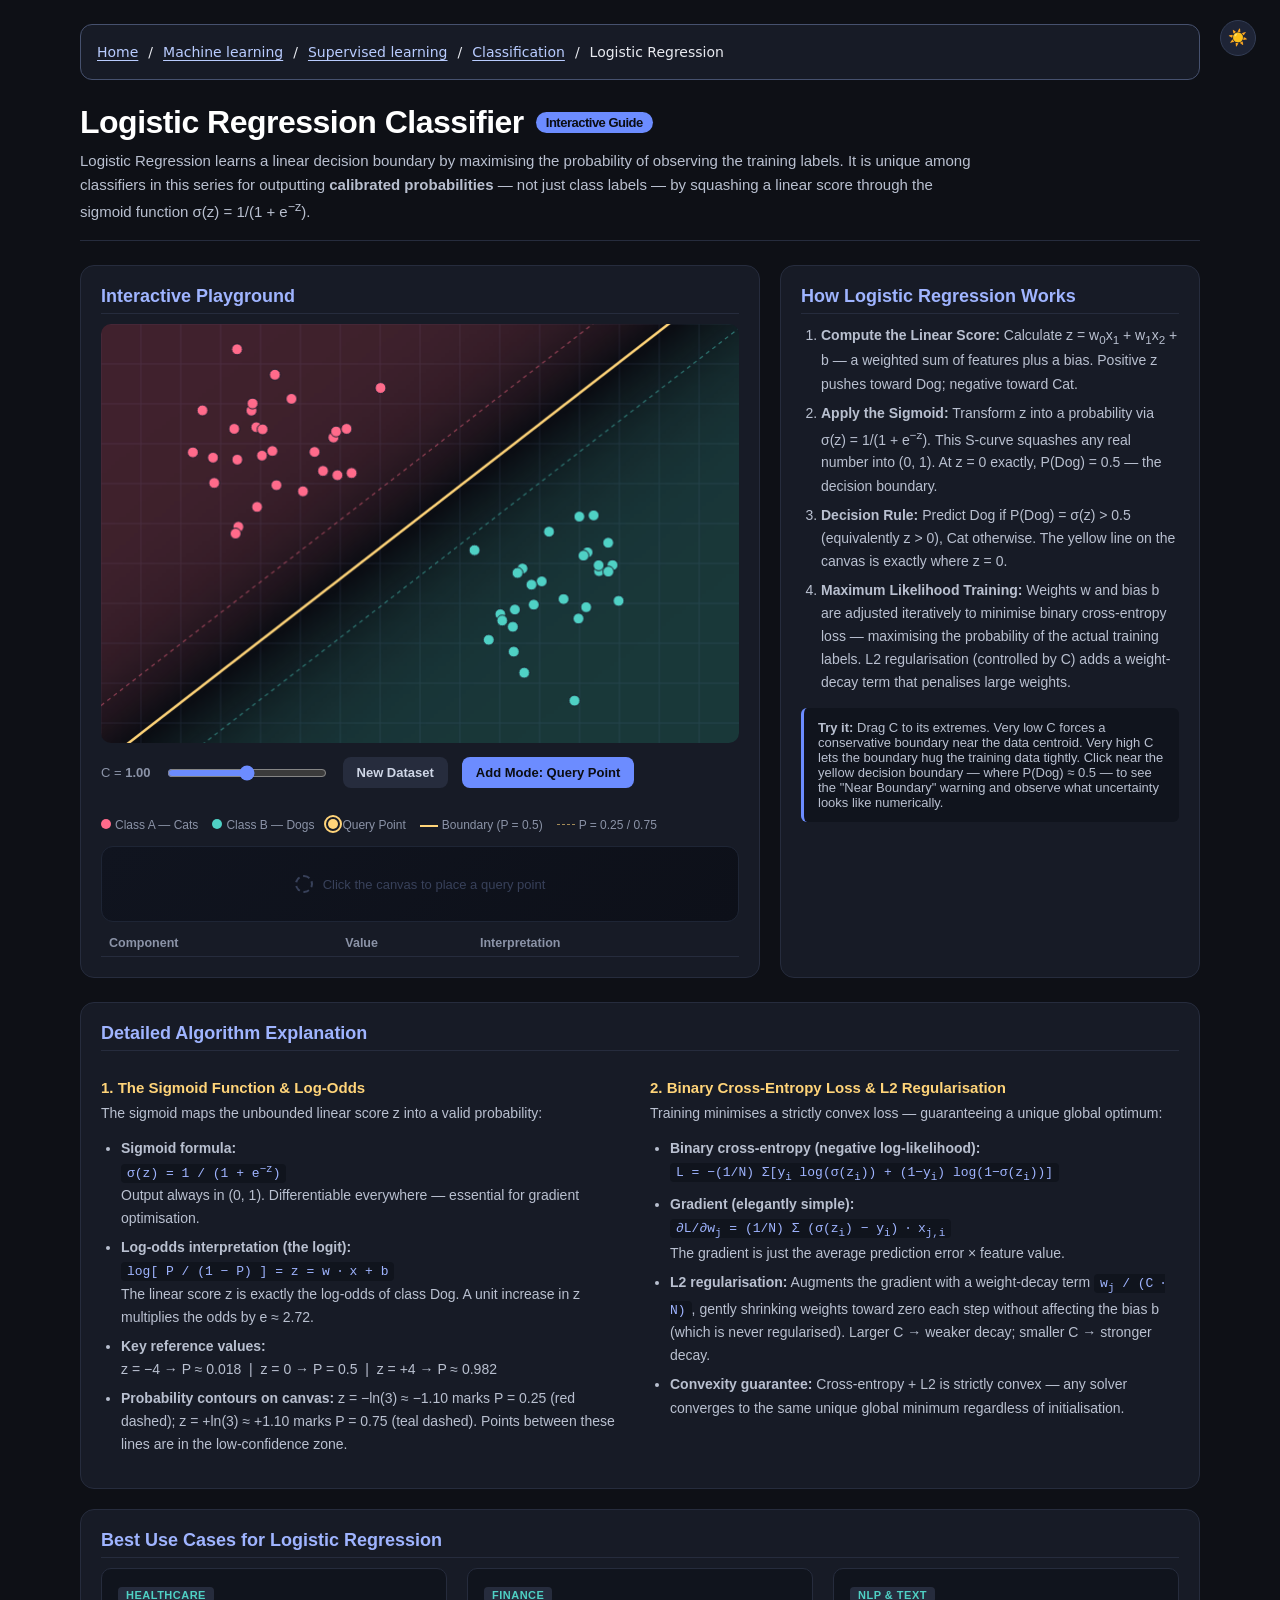
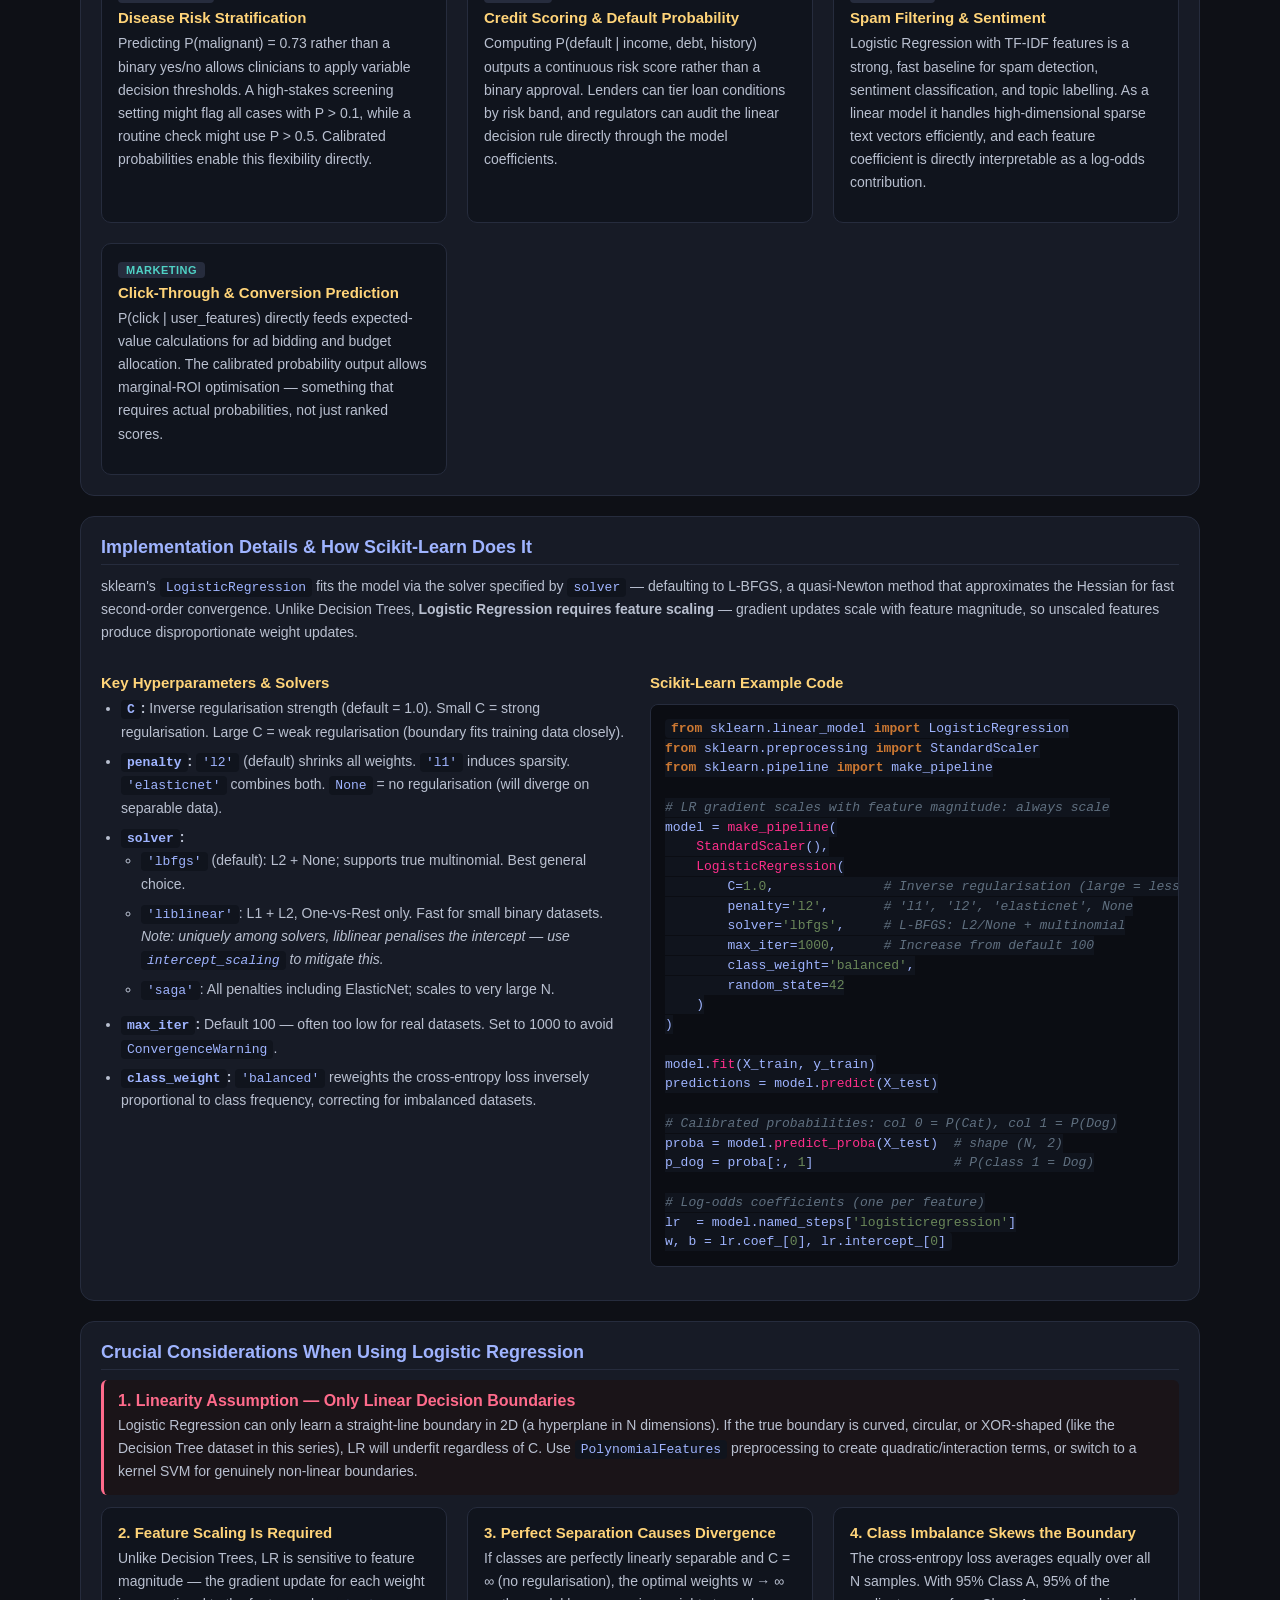
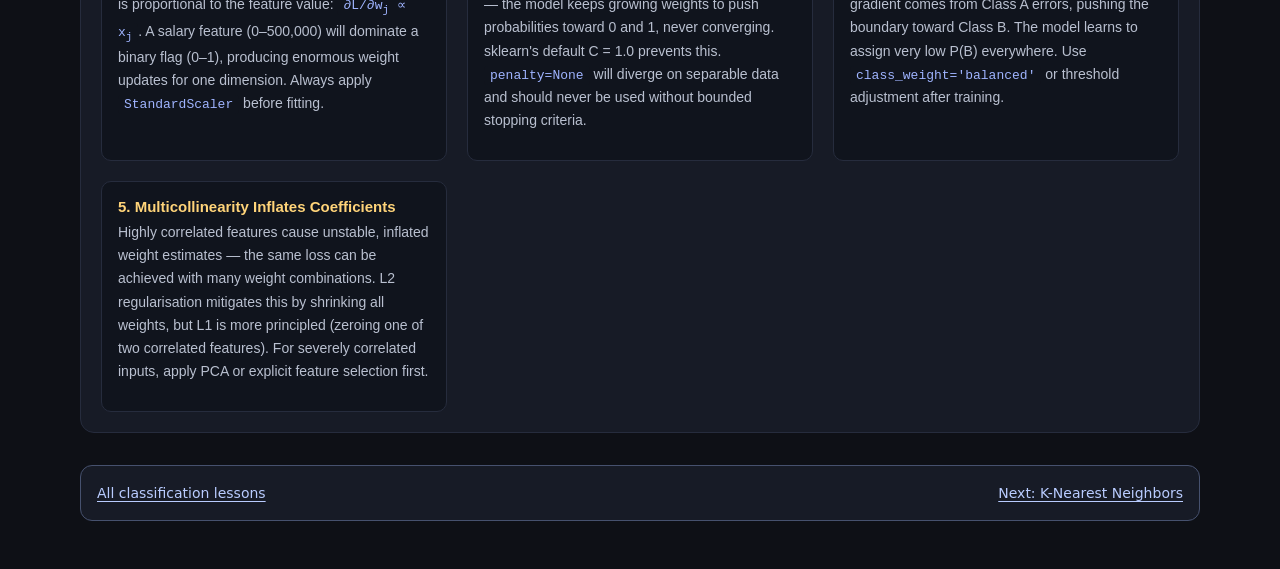
<file: docs/machine-learning/supervised-learning/classification/logistic-regression/index.html>
<!doctype html>
<html lang="en" data-type="html" data-identifier="a8c3f2b1-9d4e-4a7b-8c5f-2e6d3b1a0c9e" data-title="Logistic Regression Classifier — Interactive Explainer" data-version="2" width="1200" height="900"><head><title>Logistic Regression | Interactive Explainer Series</title><meta name="viewport" content="width=device-width, initial-scale=1"><link rel="stylesheet" href="../../../../assets/css/navigation.css">
<meta charset="utf-8">
<style>
  * { box-sizing: border-box; }
  body {
    margin: 0;
    font-family: -apple-system, BlinkMacSystemFont, "Segoe UI", Roboto, Helvetica, sans-serif;
    background: #0e1016;
    color: #e8eaf0;
    padding: 24px;
    transition: background .25s, color .25s;
  }
  .wrap { max-width: 1120px; margin: 0 auto; }

  header.main-header { margin-bottom: 24px; padding-bottom: 16px; border-bottom: 1px solid #262c3d; transition: border-color .25s; }
  header.main-header h1 { font-size: 32px; margin: 0 0 8px; letter-spacing: -0.5px; color: #fff; display: flex; align-items: center; gap: 12px; flex-wrap: wrap; transition: color .25s; }
  header.main-header h1 .badge-tag { font-size: 13px; background: #6c8cff; color: #0b0d13; padding: 3px 10px; border-radius: 12px; font-weight: 700; }
  header.main-header p { font-size: 15px; color: #b9c0d0; margin: 0; line-height: 1.6; max-width: 900px; transition: color .25s; }

  h2 { font-size: 18px; margin: 0 0 10px; color: #9fb4ff; border-bottom: 1px solid #262c3d; padding-bottom: 6px; transition: color .25s, border-color .25s; }
  h3 { font-size: 15px; margin: 18px 0 6px; color: #ffd479; transition: color .25s; }
  p { line-height: 1.65; color: #b9c0d0; font-size: 14px; margin: 0 0 12px; transition: color .25s; }

  .layout { display: flex; gap: 20px; flex-wrap: wrap; margin-bottom: 24px; }
  .panel { background: #171b26; border: 1px solid #262c3d; border-radius: 14px; padding: 20px; transition: background .25s, border-color .25s; }
  .left  { flex: 1 1 620px; }
  .right { flex: 1 1 360px; }
  .full-width { width: 100%; margin-top: 20px; }

  canvas { border-radius: 10px; background: #0b0d13; cursor: crosshair; display: block; width: 100%; height: auto; transition: background .25s; }
  .controls { display: flex; align-items: center; gap: 14px; margin: 14px 0 4px; flex-wrap: wrap; }
  label { font-size: 13px; color: #8b93a7; transition: color .25s; }
  input[type=range] { width: 160px; accent-color: #6c8cff; }
  button { background: #6c8cff; color: #0b0d13; border: 0; border-radius: 8px; padding: 8px 14px; font-size: 13px; font-weight: 600; cursor: pointer; transition: filter .15s; }
  button.ghost { background: #262c3d; color: #cfd6e6; transition: background .25s, color .25s; }
  button:hover { filter: brightness(1.15); }
  .badge { display: inline-block; padding: 3px 9px; border-radius: 20px; font-size: 12px; font-weight: 600; }
  table { width: 100%; border-collapse: collapse; font-size: 12.5px; margin-top: 8px; }
  th, td { text-align: left; padding: 6px 8px; border-bottom: 1px solid #262c3d; transition: border-color .25s; }
  th { color: #8b93a7; font-weight: 600; transition: color .25s; }
  ol, ul { color: #b9c0d0; font-size: 14px; line-height: 1.65; padding-left: 20px; margin: 0 0 12px; transition: color .25s; }
  li { margin-bottom: 6px; }
  .k-warn { color: #ff9f9f; font-size: 12.5px; min-height: 16px; }
  .legend { display: flex; gap: 14px; font-size: 12px; color: #8b93a7; margin-top: 10px; flex-wrap: wrap; transition: color .25s; }
  .dot  { display: inline-block; width: 10px; height: 10px; border-radius: 50%; margin-right: 4px; }
  .lsamp { display: inline-block; width: 18px; height: 3px; vertical-align: middle; margin-right: 4px; }
  .tip { background: #10141d; border-left: 3px solid #6c8cff; padding: 12px 14px; border-radius: 6px; font-size: 13px; color: #b9c0d0; margin-top: 14px; transition: background .25s, color .25s; }
  .grid-2 { display: grid; grid-template-columns: repeat(auto-fit, minmax(320px, 1fr)); gap: 20px; }
  .card { background: #10141d; border: 1px solid #262c3d; border-radius: 10px; padding: 16px; transition: background .25s, border-color .25s; }
  .card h3 { margin-top: 0; }
  pre { background: #0b0d13; padding: 14px; border-radius: 8px; border: 1px solid #262c3d; font-family: 'Fira Code', Consolas, Monaco, monospace; font-size: 12.5px; color: #a9b7c6; overflow-x: auto; line-height: 1.5; transition: background .25s, border-color .25s, color .25s; }
  code { font-family: 'Fira Code', Consolas, Monaco, monospace; background: #10141d; color: #9fb4ff; padding: 2px 6px; border-radius: 4px; font-size: 13px; transition: background .25s, color .25s; }
  .kw  { color: #cc7832; font-weight: bold; }
  .fn  { color: #ff2f8b; }
  .str { color: #6a8759; }
  .cm  { color: #607080; font-style: italic; }
  .tag { background: #262c3d; color: #4fd1c5; font-size: 11px; padding: 2px 8px; border-radius: 4px; text-transform: uppercase; letter-spacing: .5px; font-weight: bold; margin-bottom: 6px; display: inline-block; transition: background .25s; }
  .warn-box { background: #1a1418; border-left: 3px solid #ff6b8b; padding: 12px 14px; border-radius: 6px; margin-bottom: 12px; transition: background .25s; }

  /* ── Verdict Card (identical structure across all explainers) ── */
  .verdict-card { background: linear-gradient(140deg,#10141f 0%,#0d1019 100%); border: 1px solid #1e2535; border-radius: 12px; padding: 16px; margin-top: 14px; transition: background .25s, border-color .25s; }
  .vc-empty { display: flex; align-items: center; justify-content: center; gap: 10px; color: #38415a; font-size: 13px; padding: 12px 0; transition: color .25s; }
  .vc-empty-ring { width: 18px; height: 18px; border-radius: 50%; border: 2px dashed #38415a; flex-shrink: 0; transition: border-color .25s; }
  .vc-header { display: flex; align-items: center; justify-content: space-between; margin-bottom: 14px; padding-bottom: 10px; border-bottom: 1px solid #181f2e; transition: border-color .25s; }
  .vc-section-title { font-size: 10px; text-transform: uppercase; letter-spacing: 1.2px; color: #424e6a; font-weight: 700; transition: color .25s; }
  .vc-model-pill { background: #131826; border: 1px solid #222c3f; padding: 3px 10px; border-radius: 20px; font-size: 11px; color: #5c6e96; font-family: 'Fira Code', Consolas, monospace; transition: background .25s, border-color .25s, color .25s; }
  .vc-metrics { display: grid; grid-template-columns: 1fr 1fr 1fr; gap: 14px; margin-bottom: 16px; }
  .vc-metric { display: flex; flex-direction: column; gap: 6px; }
  .vc-metric-label { font-size: 10px; text-transform: uppercase; letter-spacing: .8px; color: #424e6a; font-weight: 600; transition: color .25s; }
  .vc-metric-value { font-size: 22px; font-weight: 800; font-family: 'Fira Code', Consolas, monospace; line-height: 1; letter-spacing: -.5px; }
  .vc-class-chip { display: inline-flex; align-items: center; gap: 7px; padding: 5px 11px 5px 8px; border-radius: 8px; width: fit-content; }
  .vc-chip-dot { width: 8px; height: 8px; border-radius: 50%; flex-shrink: 0; }
  .vc-chip-label { font-size: 13px; font-weight: 700; letter-spacing: .2px; }
  .vc-status-row { display: flex; align-items: center; gap: 7px; margin-top: 2px; }
  .vc-status-dot { width: 7px; height: 7px; border-radius: 50%; flex-shrink: 0; }
  .vc-status-text { font-size: 12.5px; font-weight: 600; }
  .vc-gauge-bar { position: relative; height: 10px; border-radius: 5px; overflow: visible; }
  .vc-gauge-bar-lr { background: linear-gradient(to right, #ff6b8b 0%, rgba(255,107,139,.4) 35%, rgba(24,30,46,.95) 45%, rgba(24,30,46,.95) 55%, rgba(79,209,197,.4) 65%, #4fd1c5 100%); }
  .vc-gauge-tick { position: absolute; top: -4px; width: 1px; height: 18px; background: rgba(255,255,255,.18); transform: translateX(-50%); transition: background .25s; }
  .vc-gauge-needle { position: absolute; top: -6px; width: 3px; height: 22px; background: #ffd479; border-radius: 3px; transform: translateX(-50%); box-shadow: 0 0 8px rgba(255,212,121,.9),0 0 18px rgba(255,212,121,.3); z-index: 2; transition: left .12s ease; }
  .vc-gauge-axis { position: relative; height: 16px; margin-top: 5px; }
  .vc-gauge-axis-label { position: absolute; font-size: 10px; transform: translateX(-50%); font-family: 'Fira Code', Consolas, monospace; }
  .vc-gauge-zones { display: flex; justify-content: space-between; margin-top: 2px; }
  .vc-gauge-zone-label { font-size: 10.5px; opacity: .65; }

  /* ── Theme Toggle — after generic button rule so ID specificity wins ── */
  #theme-toggle {
    position: fixed; top: 20px; right: 24px;
    width: 36px; height: 36px; padding: 0;
    border-radius: 50%; background: #1e2436;
    border: 1px solid #333d55; color: inherit;
    font-size: 16px; line-height: 1; cursor: pointer;
    display: flex; align-items: center; justify-content: center;
    z-index: 1000; transition: background .25s, border-color .25s, transform .15s;
  }
  #theme-toggle:hover { filter: none; transform: scale(1.1); }

  /* ── Light Mode Overrides (identical palette across all explainers) ── */
  body.light { background: #f0f3fa; color: #1a1f2e; }
  body.light #theme-toggle { background: #e4e8f5; border-color: #c4cce0; }
  body.light header.main-header { border-bottom-color: #d4daf0; }
  body.light header.main-header h1 { color: #1a1f2e; }
  body.light header.main-header p { color: #4a5270; }
  body.light h2 { color: #3b5bdb; border-bottom-color: #d4daf0; }
  body.light h3 { color: #9a7000; }
  body.light p { color: #4a5270; }
  body.light ol, body.light ul { color: #4a5270; }
  body.light .panel { background: #ffffff; border-color: #d4daf0; }
  body.light .card { background: #f5f7fe; border-color: #d4daf0; }
  body.light canvas { background: #eaeefc; }
  body.light pre { background: #f2f4fc; border-color: #d4daf0; color: #2d3660; }
  body.light code { background: #e8edfb; color: #2d52c4; }
  body.light .kw  { color: #b05800; }
  body.light .fn  { color: #b5096a; }
  body.light .str { color: #3a6e2a; }
  body.light .cm  { color: #5a6a7a; }
  body.light th { color: #6878a8; }
  body.light td, body.light th { border-bottom-color: #d4daf0; }
  body.light label { color: #6878a8; }
  body.light .legend { color: #6878a8; }
  body.light button.ghost { background: #e4e8f5; color: #3a4268; }
  body.light .tag { background: #e4e8fa; color: #1d7a6a; }
  body.light .tip { background: #eef2ff; color: #3d4a6e; }
  body.light .warn-box { background: #fff5f5; }
  body.light .k-warn { color: #c0392b; }
  body.light .verdict-card { background: linear-gradient(140deg,#f8faff 0%,#f2f5fb 100%); border-color: #d0d8ee; }
  body.light .vc-header { border-bottom-color: #dce4f4; }
  body.light .vc-section-title { color: #8594b8; }
  body.light .vc-model-pill { background: #e8edfb; border-color: #d0d8ee; color: #5868a0; }
  body.light .vc-metric-label { color: #8594b8; }
  body.light .vc-empty { color: #a8b2cc; }
  body.light .vc-empty-ring { border-color: #a8b2cc; }
  body.light .vc-gauge-bar-lr { background: linear-gradient(to right, #ff6b8b 0%, rgba(255,107,139,.45) 35%, rgba(198,206,226,.95) 45%, rgba(198,206,226,.95) 55%, rgba(79,209,197,.45) 65%, #4fd1c5 100%); }
  body.light .vc-gauge-tick { background: rgba(0,0,0,.15); }
</style>
</head>
<body><nav class="series-nav" aria-label="Breadcrumb"><a href="../../../../">Home</a><span aria-hidden="true">/</span><a href="../../../">Machine learning</a><span aria-hidden="true">/</span><a href="../../">Supervised learning</a><span aria-hidden="true">/</span><a href="../">Classification</a><span aria-hidden="true">/</span><span aria-current="page">Logistic Regression</span></nav>

<button id="theme-toggle" title="Toggle light / dark mode">☀️</button>

<div class="wrap">

  <header class="main-header">
    <h1 id="main-title">
      Logistic Regression Classifier
      <span class="badge-tag">Interactive Guide</span>
    </h1>
    <p id="main-desc">Logistic Regression learns a linear decision boundary by maximising the probability of observing the training labels. It is unique among classifiers in this series for outputting <strong>calibrated probabilities</strong> — not just class labels — by squashing a linear score through the sigmoid function σ(z) = 1/(1 + e<sup>−z</sup>).</p>
  </header>

  <div class="layout">
    <div class="panel left">
      <h2 id="h-canvas">Interactive Playground</h2>
      <canvas id="plot" width="640" height="420"></canvas>
      <div class="controls">
        <label for="c-slider">C = <strong id="c-val">1.00</strong></label>
        <input type="range" id="c-slider" min="-2" max="2" step="0.25" value="0">
        <button id="reseed" class="ghost">New Dataset</button>
        <button id="mode-btn">Add Mode: Query Point</button>
      </div>
      <div class="k-warn" id="warn"></div>
      <div class="legend">
        <span><span class="dot" style="background:#ff6b8b"></span>Class A — Cats</span>
        <span><span class="dot" style="background:#4fd1c5"></span>Class B — Dogs</span>
        <span><span class="dot" style="background:#ffd479;outline:2px solid #ffd479;outline-offset:2px;"></span>Query Point</span>
        <span><span class="lsamp" style="background:#ffd479;height:2.5px;"></span>Boundary (P = 0.5)</span>
        <span><span class="lsamp" style="border-top:1.5px dashed rgba(255,212,121,.6);"></span>P = 0.25 / 0.75</span>
      </div>

      <div class="verdict-card" id="verdict-card">
        <div class="vc-empty"><div class="vc-empty-ring"></div>Click the canvas to place a query point</div>
      </div>

      <table id="tbl">
        <thead><tr><th>Component</th><th>Value</th><th>Interpretation</th></tr></thead>
        <tbody id="tbody"></tbody>
      </table>
    </div>

    <div class="panel right">
      <h2 id="h-how">How Logistic Regression Works</h2>
      <ol>
        <li><strong>Compute the Linear Score:</strong> Calculate z = w<sub>0</sub>x<sub>1</sub> + w<sub>1</sub>x<sub>2</sub> + b — a weighted sum of features plus a bias. Positive z pushes toward Dog; negative toward Cat.</li>
        <li><strong>Apply the Sigmoid:</strong> Transform z into a probability via σ(z) = 1/(1 + e<sup>−z</sup>). This S-curve squashes any real number into (0, 1). At z = 0 exactly, P(Dog) = 0.5 — the decision boundary.</li>
        <li><strong>Decision Rule:</strong> Predict Dog if P(Dog) = σ(z) &gt; 0.5 (equivalently z &gt; 0), Cat otherwise. The yellow line on the canvas is exactly where z = 0.</li>
        <li><strong>Maximum Likelihood Training:</strong> Weights w and bias b are adjusted iteratively to minimise binary cross-entropy loss — maximising the probability of the actual training labels. L2 regularisation (controlled by C) adds a weight-decay term that penalises large weights.</li>
      </ol>
      <div class="tip"><strong>Try it:</strong> Drag C to its extremes. Very low C forces a conservative boundary near the data centroid. Very high C lets the boundary hug the training data tightly. Click near the yellow decision boundary — where P(Dog) ≈ 0.5 — to see the "Near Boundary" warning and observe what uncertainty looks like numerically.</div>
    </div>
  </div>

  <!-- Deep Dive -->
  <div class="panel full-width">
    <h2 id="h-deep-dive">Detailed Algorithm Explanation</h2>
    <div class="grid-2">
      <div>
        <h3 id="h-sigmoid">1. The Sigmoid Function &amp; Log-Odds</h3>
        <p>The sigmoid maps the unbounded linear score z into a valid probability:</p>
        <ul>
          <li><strong>Sigmoid formula:</strong><br>
            <code>σ(z) = 1 / (1 + e<sup>−z</sup>)</code><br>
            Output always in (0, 1). Differentiable everywhere — essential for gradient optimisation.
          </li>
          <li><strong>Log-odds interpretation (the logit):</strong><br>
            <code>log[ P / (1 − P) ] = z = w ⋅ x + b</code><br>
            The linear score z is exactly the log-odds of class Dog. A unit increase in z multiplies the odds by e ≈ 2.72.
          </li>
          <li><strong>Key reference values:</strong><br>
            z = −4 → P ≈ 0.018 &nbsp;|&nbsp;
            z = 0 → P = 0.5 &nbsp;|&nbsp;
            z = +4 → P ≈ 0.982
          </li>
          <li><strong>Probability contours on canvas:</strong> z = −ln(3) ≈ −1.10 marks P = 0.25 (red dashed); z = +ln(3) ≈ +1.10 marks P = 0.75 (teal dashed). Points between these lines are in the low-confidence zone.</li>
        </ul>
      </div>
      <div>
        <!-- FIX 1: Gradient formula description updated to match the w/(C·N) formulation used in the code -->
        <h3 id="h-loss">2. Binary Cross-Entropy Loss &amp; L2 Regularisation</h3>
        <p>Training minimises a strictly convex loss — guaranteeing a unique global optimum:</p>
        <ul>
          <li><strong>Binary cross-entropy (negative log-likelihood):</strong><br>
            <code>L = −(1/N) Σ[y<sub>i</sub> log(σ(z<sub>i</sub>)) + (1−y<sub>i</sub>) log(1−σ(z<sub>i</sub>))]</code>
          </li>
          <li><strong>Gradient (elegantly simple):</strong><br>
            <code>∂L/∂w<sub>j</sub> = (1/N) Σ (σ(z<sub>i</sub>) − y<sub>i</sub>) ⋅ x<sub>j,i</sub></code><br>
            The gradient is just the average prediction error × feature value.
          </li>
          <li><strong>L2 regularisation:</strong> Augments the gradient with a weight-decay term <code>w<sub>j</sub> / (C ⋅ N)</code>, gently shrinking weights toward zero each step without affecting the bias b (which is never regularised). Larger C → weaker decay; smaller C → stronger decay.</li>
          <li><strong>Convexity guarantee:</strong> Cross-entropy + L2 is strictly convex — any solver converges to the same unique global minimum regardless of initialisation.</li>
        </ul>
      </div>
    </div>
  </div>

  <!-- Use Cases -->
  <div class="panel full-width">
    <h2 id="h-usecases">Best Use Cases for Logistic Regression</h2>
    <div class="grid-2">
      <div class="card">
        <span class="tag">Healthcare</span>
        <h3 id="h-medical">Disease Risk Stratification</h3>
        <p>Predicting P(malignant) = 0.73 rather than a binary yes/no allows clinicians to apply variable decision thresholds. A high-stakes screening setting might flag all cases with P &gt; 0.1, while a routine check might use P &gt; 0.5. Calibrated probabilities enable this flexibility directly.</p>
      </div>
      <div class="card">
        <span class="tag">Finance</span>
        <h3 id="h-credit">Credit Scoring &amp; Default Probability</h3>
        <p>Computing P(default | income, debt, history) outputs a continuous risk score rather than a binary approval. Lenders can tier loan conditions by risk band, and regulators can audit the linear decision rule directly through the model coefficients.</p>
      </div>
      <div class="card">
        <span class="tag">NLP &amp; Text</span>
        <h3 id="h-spam">Spam Filtering &amp; Sentiment</h3>
        <p>Logistic Regression with TF-IDF features is a strong, fast baseline for spam detection, sentiment classification, and topic labelling. As a linear model it handles high-dimensional sparse text vectors efficiently, and each feature coefficient is directly interpretable as a log-odds contribution.</p>
      </div>
      <div class="card">
        <span class="tag">Marketing</span>
        <h3 id="h-ctr">Click-Through &amp; Conversion Prediction</h3>
        <p>P(click | user_features) directly feeds expected-value calculations for ad bidding and budget allocation. The calibrated probability output allows marginal-ROI optimisation — something that requires actual probabilities, not just ranked scores.</p>
      </div>
    </div>
  </div>

  <!-- Implementation -->
  <div class="panel full-width">
    <h2 id="h-impl">Implementation Details &amp; How Scikit-Learn Does It</h2>
    <p>sklearn's <code>LogisticRegression</code> fits the model via the solver specified by <code>solver</code> — defaulting to L-BFGS, a quasi-Newton method that approximates the Hessian for fast second-order convergence. Unlike Decision Trees, <strong>Logistic Regression requires feature scaling</strong> — gradient updates scale with feature magnitude, so unscaled features produce disproportionate weight updates.</p>
    <div class="grid-2">
      <div>
        <h3 id="h-params">Key Hyperparameters &amp; Solvers</h3>
        <ul>
          <li><strong><code>C</code>:</strong> Inverse regularisation strength (default = 1.0). Small C = strong regularisation. Large C = weak regularisation (boundary fits training data closely).</li>
          <li><strong><code>penalty</code>:</strong> <code>'l2'</code> (default) shrinks all weights. <code>'l1'</code> induces sparsity. <code>'elasticnet'</code> combines both. <code>None</code> = no regularisation (will diverge on separable data).</li>
          <!-- FIX 2: liblinear intercept penalization note added -->
          <li><strong><code>solver</code>:</strong>
            <ul>
              <li><code>'lbfgs'</code> (default): L2 + None; supports true multinomial. Best general choice.</li>
              <li><code>'liblinear'</code>: L1 + L2, One-vs-Rest only. Fast for small binary datasets. <em>Note: uniquely among solvers, liblinear penalises the intercept — use <code>intercept_scaling</code> to mitigate this.</em></li>
              <li><code>'saga'</code>: All penalties including ElasticNet; scales to very large N.</li>
            </ul>
          </li>
          <li><strong><code>max_iter</code>:</strong> Default 100 — often too low for real datasets. Set to 1000 to avoid <code>ConvergenceWarning</code>.</li>
          <li><strong><code>class_weight</code>:</strong> <code>'balanced'</code> reweights the cross-entropy loss inversely proportional to class frequency, correcting for imbalanced datasets.</li>
        </ul>
      </div>
      <div>
        <h3 id="h-code">Scikit-Learn Example Code</h3>
        <pre><code><span class="kw">from</span> sklearn.linear_model <span class="kw">import</span> LogisticRegression
<span class="kw">from</span> sklearn.preprocessing <span class="kw">import</span> StandardScaler
<span class="kw">from</span> sklearn.pipeline <span class="kw">import</span> make_pipeline

<span class="cm"># LR gradient scales with feature magnitude: always scale</span>
model = <span class="fn">make_pipeline</span>(
    <span class="fn">StandardScaler</span>(),
    <span class="fn">LogisticRegression</span>(
        C=<span class="str">1.0</span>,              <span class="cm"># Inverse regularisation (large = less)</span>
        penalty=<span class="str">'l2'</span>,       <span class="cm"># 'l1', 'l2', 'elasticnet', None</span>
        solver=<span class="str">'lbfgs'</span>,     <span class="cm"># L-BFGS: L2/None + multinomial</span>
        max_iter=<span class="str">1000</span>,      <span class="cm"># Increase from default 100</span>
        class_weight=<span class="str">'balanced'</span>,
        random_state=<span class="str">42</span>
    )
)

model.<span class="fn">fit</span>(X_train, y_train)
predictions = model.<span class="fn">predict</span>(X_test)

<span class="cm"># Calibrated probabilities: col 0 = P(Cat), col 1 = P(Dog)</span>
proba = model.<span class="fn">predict_proba</span>(X_test)  <span class="cm"># shape (N, 2)</span>
p_dog = proba[:, <span class="str">1</span>]                  <span class="cm"># P(class 1 = Dog)</span>

<span class="cm"># Log-odds coefficients (one per feature)</span>
lr  = model.named_steps[<span class="str">'logisticregression'</span>]
w, b = lr.coef_[<span class="str">0</span>], lr.intercept_[<span class="str">0</span>]</code></pre>
      </div>
    </div>
  </div>

  <!-- Pitfalls -->
  <div class="panel full-width">
    <h2 id="h-pitfalls">Crucial Considerations When Using Logistic Regression</h2>
    <div class="warn-box">
      <strong style="color:#ff6b8b;">1. Linearity Assumption — Only Linear Decision Boundaries</strong>
      <p style="margin-top:4px;margin-bottom:0;">Logistic Regression can only learn a straight-line boundary in 2D (a hyperplane in N dimensions). If the true boundary is curved, circular, or XOR-shaped (like the Decision Tree dataset in this series), LR will underfit regardless of C. Use <code>PolynomialFeatures</code> preprocessing to create quadratic/interaction terms, or switch to a kernel SVM for genuinely non-linear boundaries.</p>
    </div>
    <div class="grid-2">
      <div class="card">
        <h3 id="h-scaling">2. Feature Scaling Is Required</h3>
        <p>Unlike Decision Trees, LR is sensitive to feature magnitude — the gradient update for each weight is proportional to the feature value: <code>∂L/∂w<sub>j</sub> ∝ x<sub>j</sub></code>. A salary feature (0–500,000) will dominate a binary flag (0–1), producing enormous weight updates for one dimension. Always apply <code>StandardScaler</code> before fitting.</p>
      </div>
      <div class="card">
        <h3 id="h-perfect-sep">3. Perfect Separation Causes Divergence</h3>
        <p>If classes are perfectly linearly separable and C = ∞ (no regularisation), the optimal weights w → ∞ — the model keeps growing weights to push probabilities toward 0 and 1, never converging. sklearn's default C = 1.0 prevents this. <code>penalty=None</code> will diverge on separable data and should never be used without bounded stopping criteria.</p>
      </div>
      <div class="card">
        <h3 id="h-imbalance">4. Class Imbalance Skews the Boundary</h3>
        <p>The cross-entropy loss averages equally over all N samples. With 95% Class A, 95% of the gradient comes from Class A errors, pushing the boundary toward Class B. The model learns to assign very low P(B) everywhere. Use <code>class_weight='balanced'</code> or threshold adjustment after training.</p>
      </div>
      <div class="card">
        <h3 id="h-multicollinear">5. Multicollinearity Inflates Coefficients</h3>
        <p>Highly correlated features cause unstable, inflated weight estimates — the same loss can be achieved with many weight combinations. L2 regularisation mitigates this by shrinking all weights, but L1 is more principled (zeroing one of two correlated features). For severely correlated inputs, apply PCA or explicit feature selection first.</p>
      </div>
    </div>
  </div>

</div>

<script>
const cv  = document.getElementById('plot');
const ctx = cv.getContext('2d');
const W   = cv.width, H = cv.height;
const COL = ['#ff6b8b', '#4fd1c5']; // [Cats=0, Dogs=1]

let pts = [], query = null, C = 1.0, addMode = 0, isDark = true;
let model = null;

// ── Offscreen buffer (probability heatmap) ────────────
const offCv = document.createElement('canvas');
const OW = 160, OH = 105;
offCv.width = OW; offCv.height = OH;
const offCtx = offCv.getContext('2d');

// ── Logistic Regression — Gradient Descent + L2 ───────

// Numerically stable sigmoid, clamped at ±50
// (exp(±50) is representable in JS float; output is indistinguishable from 0/1)
function sigmoid(z) {
  const cz = Math.max(-50, Math.min(50, z));
  return 1 / (1 + Math.exp(-cz));
}

// Batch gradient descent with L2 regularisation.
// Features are z-score normalised internally (equivalent to StandardScaler).
// Update rule uses the w/(C·N) formulation — scales reg by dataset size
// for numerical stability and consistent C semantics across datasets.
function trainLR() {
  const n = pts.length;
  if (n < 4) return null;

  const cats = pts.reduce((s, p) => s + (p.c === 0 ? 1 : 0), 0);
  if (!cats || cats === n) return null; // need both classes

  // Z-score normalisation: mean and population std per axis
  let sumX = 0, sumY = 0;
  for (const p of pts) { sumX += p.x; sumY += p.y; }
  const mx = sumX / n, my = sumY / n;

  let varX = 0, varY = 0;
  for (const p of pts) { varX += (p.x - mx) ** 2; varY += (p.y - my) ** 2; }
  const sx = Math.sqrt(varX / n) || 1;
  const sy = Math.sqrt(varY / n) || 1;

  const norm = pts.map(p => ({ x: (p.x - mx) / sx, y: (p.y - my) / sy, c: p.c }));

  // Initialise weights at zero (correct; symmetry broken by data distribution)
  let w0 = 0, w1 = 0, b = 0;
  const lr    = 0.4;
  const iters = 2000;

  for (let iter = 0; iter < iters; iter++) {
    let dw0 = 0, dw1 = 0, db = 0;

    for (const p of norm) {
      const z   = w0 * p.x + w1 * p.y + b;
      const err = sigmoid(z) - p.c; // ŷ - y (cross-entropy gradient kernel)
      dw0 += err * p.x;
      dw1 += err * p.y;
      db  += err;
    }

    // w/(C·N) formulation: divides both data gradient and regularisation by N.
    // More stable than w/C: decouples the learning rate from C and dataset size.
    // Bias b is intentionally not regularised (standard practice).
    w0 -= lr * (dw0 + w0 / C) / n;
    w1 -= lr * (dw1 + w1 / C) / n;
    b  -= lr * db / n;
  }

  return { w0, w1, b, mx, sx, my, sy };
}

// Linear score z = w·x_norm + b for a pixel-space coordinate
function score(m, x, y) {
  if (!m) return 0;
  return m.w0 * (x - m.mx) / m.sx + m.w1 * (y - m.my) / m.sy + m.b;
}

// P(Dog) = σ(z) for a pixel-space coordinate
function predict(m, x, y) {
  if (!m) return 0.5;
  return sigmoid(score(m, x, y));
}

// ── Dataset ───────────────────────────────────────────
function seed() {
  pts = []; query = null;
  const clusters = [
    { cx: 175, cy: 143, c: 0 }, // Cats (top-left cluster)
    { cx: 462, cy: 278, c: 1 }, // Dogs (bottom-right cluster)
  ];
  clusters.forEach(({ cx, cy, c }) => {
    for (let i = 0; i < 28; i++) {
      pts.push({
        x: cx + (Math.random() + Math.random() + Math.random() - 1.5) * 105,
        y: cy + (Math.random() + Math.random() + Math.random() - 1.5) * 85,
        c
      });
    }
  });
  pts   = pts.filter(p => p.x > 12 && p.x < W - 12 && p.y > 12 && p.y < H - 12);
  model = trainLR();
}

// ── Drawing ───────────────────────────────────────────

// Sigmoid probability heatmap — intensity proportional to certainty |P−0.5|·2
function drawHeatmap() {
  const img = offCtx.createImageData(OW, OH);
  const d   = img.data;
  const sx  = W / OW, sy = H / OH;

  for (let py = 0; py < OH; py++) {
    for (let px = 0; px < OW; px++) {
      const prob      = predict(model, px * sx, py * sy);
      const certainty = Math.abs(prob - 0.5) * 2; // 0 at boundary, 1 far away
      const alpha     = isDark
        ? Math.round(certainty * 56)
        : Math.round(certainty * 72);
      const i4 = (py * OW + px) * 4;
      if (prob < 0.5) { d[i4]=255; d[i4+1]=107; d[i4+2]=139; d[i4+3]=alpha; }
      else            { d[i4]=79;  d[i4+1]=209; d[i4+2]=197; d[i4+3]=alpha; }
    }
  }
  offCtx.putImageData(img, 0, 0);
  ctx.save();
  ctx.imageSmoothingEnabled = true;
  ctx.drawImage(offCv, 0, 0, W, H);
  ctx.restore();
}

// Draw the iso-probability contour where σ(z) = σ(zThresh), i.e. where z = zThresh.
// Boundary equation in pixel space: A·x + B·y = RHS
// where A = w0/sx, B = w1/sy, RHS = zThresh − b + A·mx + B·my
// Derivation: w0·(x−mx)/sx + w1·(y−my)/sy + b = zThresh → A·x + B·y = RHS  ✓
function drawContour(zThresh, color, lineWidth, dash) {
  if (!model) return;
  const A   = model.w0 / model.sx;
  const B   = model.w1 / model.sy;
  const RHS = zThresh - model.b + A * model.mx + B * model.my;

  ctx.save();
  ctx.beginPath(); ctx.rect(0, 0, W, H); ctx.clip(); // clip to canvas
  ctx.strokeStyle = color;
  ctx.lineWidth   = lineWidth;
  ctx.setLineDash(dash);
  ctx.beginPath();

  if (Math.abs(B) >= 1e-6) {
    // Non-vertical: y = (RHS − A·x) / B
    ctx.moveTo(0, RHS / B);
    ctx.lineTo(W, (RHS - A * W) / B);
  } else if (Math.abs(A) >= 1e-6) {
    // Near-vertical: x = RHS / A
    ctx.moveTo(RHS / A, 0);
    ctx.lineTo(RHS / A, H);
  }

  ctx.stroke();
  ctx.setLineDash([]);
  ctx.restore();
}

function draw() {
  ctx.clearRect(0, 0, W, H);

  // Background grid
  ctx.strokeStyle = isDark ? '#1a1f2c' : '#d4daf0';
  ctx.lineWidth   = 1;
  for (let x = 0; x < W; x += 40) { ctx.beginPath(); ctx.moveTo(x,0); ctx.lineTo(x,H); ctx.stroke(); }
  for (let y = 0; y < H; y += 40) { ctx.beginPath(); ctx.moveTo(0,y); ctx.lineTo(W,y); ctx.stroke(); }

  if (model) {
    // 1. Smooth sigmoid probability heatmap
    drawHeatmap();

    // 2. Confidence-zone contours at P = 0.25 (z = −ln3 ≈ −1.099) and P = 0.75 (z = +ln3 ≈ +1.099)
    const z75 = Math.log(3); // ln(3) ≈ 1.099 — exact value, not approximation
    drawContour(-z75, 'rgba(255,107,139,0.48)', 1.2, [4, 4]); // P = 0.25
    drawContour( z75, 'rgba(79,209,197,0.48)',  1.2, [4, 4]); // P = 0.75

    // 3. Main decision boundary at z = 0 (P = 0.5)
    drawContour(0, '#ffd479', 2.5, []);
  }

  // Training points
  ctx.lineWidth = 1;
  pts.forEach(p => {
    ctx.beginPath();
    ctx.arc(p.x, p.y, 5.5, 0, Math.PI * 2);
    ctx.fillStyle   = COL[p.c];
    ctx.fill();
    ctx.strokeStyle = isDark ? '#1a1f2c' : '#e0e8f8';
    ctx.lineWidth   = 1;
    ctx.stroke();
  });

  // Query point
  if (query) {
    ctx.beginPath();
    ctx.arc(query.x, query.y, 9, 0, Math.PI * 2);
    ctx.fillStyle   = '#ffd479';
    ctx.fill();
    ctx.strokeStyle = '#ffffff';
    ctx.lineWidth   = 2.5;
    ctx.stroke();
    ctx.lineWidth   = 1;
  }

  report(query);
}

// ── Prediction Card & Computation Table ──────────────
function report(qry) {
  const tb = document.getElementById('tbody');
  const vc = document.getElementById('verdict-card');
  tb.innerHTML = '';

  document.getElementById('warn').textContent =
    C <= 0.11 ? `C = ${C.toFixed(2)}: strong regularisation — boundary is conservative.` :
    C >= 9.0  ? `C = ${C.toFixed(2)}: weak regularisation — boundary fits training data tightly.` : '';

  if (!model) {
    vc.innerHTML = `<div class="vc-empty"><div class="vc-empty-ring"></div>${pts.length < 4 ? 'Add at least 4 training points' : 'Need both Cats and Dogs to fit the model'}</div>`;
    return;
  }

  if (!qry) {
    vc.innerHTML = `<div class="vc-empty"><div class="vc-empty-ring"></div>Click the canvas to place a query point</div>`;
    return;
  }

  const z    = score(model, qry.x, qry.y);
  const pDog = sigmoid(z);       // P(Dog) — raw sigmoid output
  const pCat = 1 - pDog;         // P(Cat) = complement
  const isDog = pDog >= 0.5;

  const classLabel = isDog ? 'Dog' : 'Cat';
  const winColor   = isDog ? COL[1]                  : COL[0];
  const winBg      = isDog ? 'rgba(79,209,197,.1)'   : 'rgba(255,107,139,.1)';
  const winBorder  = isDog ? 'rgba(79,209,197,.28)'  : 'rgba(255,107,139,.28)';

  // Certainty = normalised distance from decision boundary (0 = boundary, 1 = certain)
  const certainty = Math.abs(pDog - 0.5) * 2;
  let statusLabel, statusColor;
  if      (certainty >= 0.80) { statusLabel = 'High Confidence';   statusColor = winColor;  }
  else if (certainty >= 0.50) { statusLabel = 'Confident';         statusColor = '#7acc5a'; }
  else if (certainty >= 0.20) { statusLabel = 'Low Confidence';    statusColor = '#ffd479'; }
  else                        { statusLabel = 'Near Boundary \u26a0'; statusColor = '#ff9f9f'; }

  // Gauge: Cats LEFT (P(Dog)=0) → Dogs RIGHT (P(Dog)=1), needle at P(Dog)
  const gaugePct = Math.min(98, Math.max(2, pDog * 100));
  const tieColor = isDark ? 'rgba(255,255,255,.28)' : 'rgba(50,60,100,.4)';
  const zStr     = (z >= 0 ? '+' : '') + z.toFixed(3);

  vc.innerHTML = `
    <div class="vc-header">
      <span class="vc-section-title">Prediction Result</span>
      <span class="vc-model-pill">C = ${C.toFixed(2)} &middot; L2 Regularisation</span>
    </div>
    <div class="vc-metrics">
      <div class="vc-metric">
        <span class="vc-metric-label">P(Dog)</span>
        <span class="vc-metric-value" style="color:${winColor}">${pDog.toFixed(3)}</span>
      </div>
      <div class="vc-metric">
        <span class="vc-metric-label">Predicted Class</span>
        <div class="vc-class-chip" style="background:${winBg};border:1px solid ${winBorder};">
          <span class="vc-chip-dot" style="background:${winColor};box-shadow:0 0 5px ${winColor}70;"></span>
          <span class="vc-chip-label" style="color:${winColor}">${classLabel}</span>
        </div>
      </div>
      <div class="vc-metric">
        <span class="vc-metric-label">Confidence</span>
        <div class="vc-status-row">
          <span class="vc-status-dot" style="background:${statusColor};box-shadow:0 0 4px ${statusColor}80;"></span>
          <span class="vc-status-text" style="color:${statusColor}">${statusLabel}</span>
        </div>
      </div>
    </div>
    <div>
      <div class="vc-gauge-bar vc-gauge-bar-lr">
        <div class="vc-gauge-tick" style="left:50%"></div>
        <div class="vc-gauge-needle" style="left:${gaugePct}%"></div>
      </div>
      <div class="vc-gauge-axis">
        <span class="vc-gauge-axis-label" style="left:50%;color:${tieColor};">P = 0.5</span>
      </div>
      <div class="vc-gauge-zones">
        <span class="vc-gauge-zone-label" style="color:#ff6b8b;">&larr; Cats (P = 0)</span>
        <span class="vc-gauge-zone-label" style="color:#4fd1c5;">Dogs (P = 1) &rarr;</span>
      </div>
    </div>`;

  // Two-step computation table: z → σ(z) → decision
  tb.innerHTML = `
    <tr>
      <td>Linear Score</td>
      <td><code style="font-size:11.5px">z = w &sdot; x + b = ${zStr}</code></td>
      <td>${z >= 0 ? 'z &gt; 0 &rarr; predicts Dog' : 'z &lt; 0 &rarr; predicts Cat'}</td>
    </tr>
    <tr>
      <td>P(Dog) = &sigma;(z)</td>
      <td><code style="font-size:11.5px">${pDog.toFixed(4)}</code></td>
      <td>${(pDog * 100).toFixed(1)}% Dog probability</td>
    </tr>
    <tr>
      <td>P(Cat) = 1 &minus; &sigma;(z)</td>
      <td><code style="font-size:11.5px">${pCat.toFixed(4)}</code></td>
      <td>${(pCat * 100).toFixed(1)}% Cat probability</td>
    </tr>
    <tr style="background:rgba(255,212,121,0.08);">
      <td><strong>Decision</strong></td>
      <td><span class="badge" style="background:${winColor};color:#0b0d13">${classLabel}</span></td>
      <td>P(${classLabel}) = ${(isDog ? pDog : pCat).toFixed(3)} &gt; 0.5</td>
    </tr>`;
}

// ── Event Listeners ───────────────────────────────────
cv.addEventListener('click', e => {
  const r = cv.getBoundingClientRect();
  const x = (e.clientX - r.left) * (W / r.width);
  const y = (e.clientY - r.top)  * (H / r.height);
  if (addMode === 0) {
    query = { x, y };
  } else {
    pts.push({ x, y, c: addMode - 1 });
    model = trainLR();
  }
  draw();
});

document.getElementById('c-slider').addEventListener('input', e => {
  C = Math.pow(10, +e.target.value);
  document.getElementById('c-val').textContent = C.toFixed(2);
  model = trainLR();
  draw();
});

document.getElementById('reseed').addEventListener('click', () => { seed(); draw(); });

document.getElementById('mode-btn').addEventListener('click', e => {
  addMode = (addMode + 1) % 3;
  e.target.textContent = 'Add Mode: ' + ['Query Point', 'Cats', 'Dogs'][addMode];
});

document.getElementById('theme-toggle').addEventListener('click', () => {
  isDark = !isDark;
  document.body.classList.toggle('light', !isDark);
  document.getElementById('theme-toggle').textContent = isDark ? '☀️' : '🌙';
  draw();
});

// ── Init ──────────────────────────────────────────────
seed();
draw();
</script>

<nav class="series-nav series-footer" aria-label="Lesson navigation"><a href="../">All classification lessons</a><a href="../knn/">Next: K-Nearest Neighbors</a></nav></body></html>
</file>
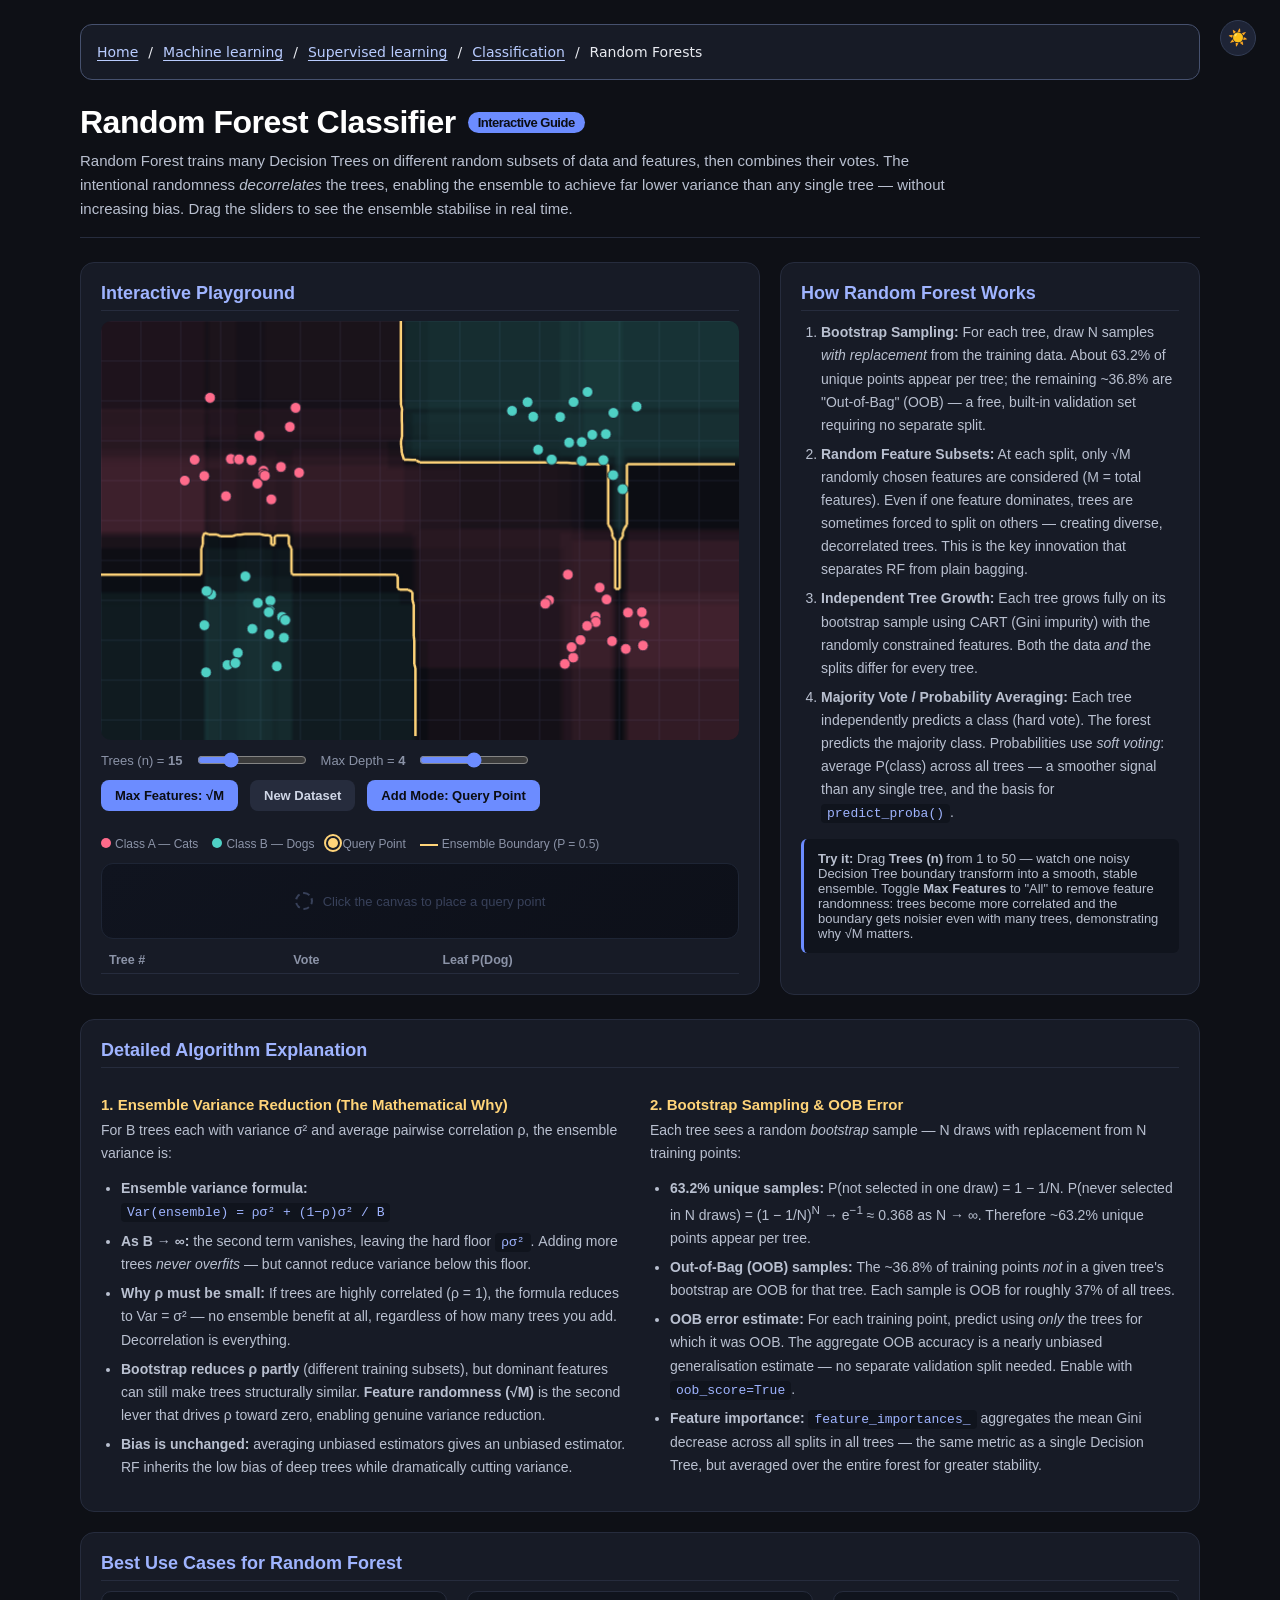
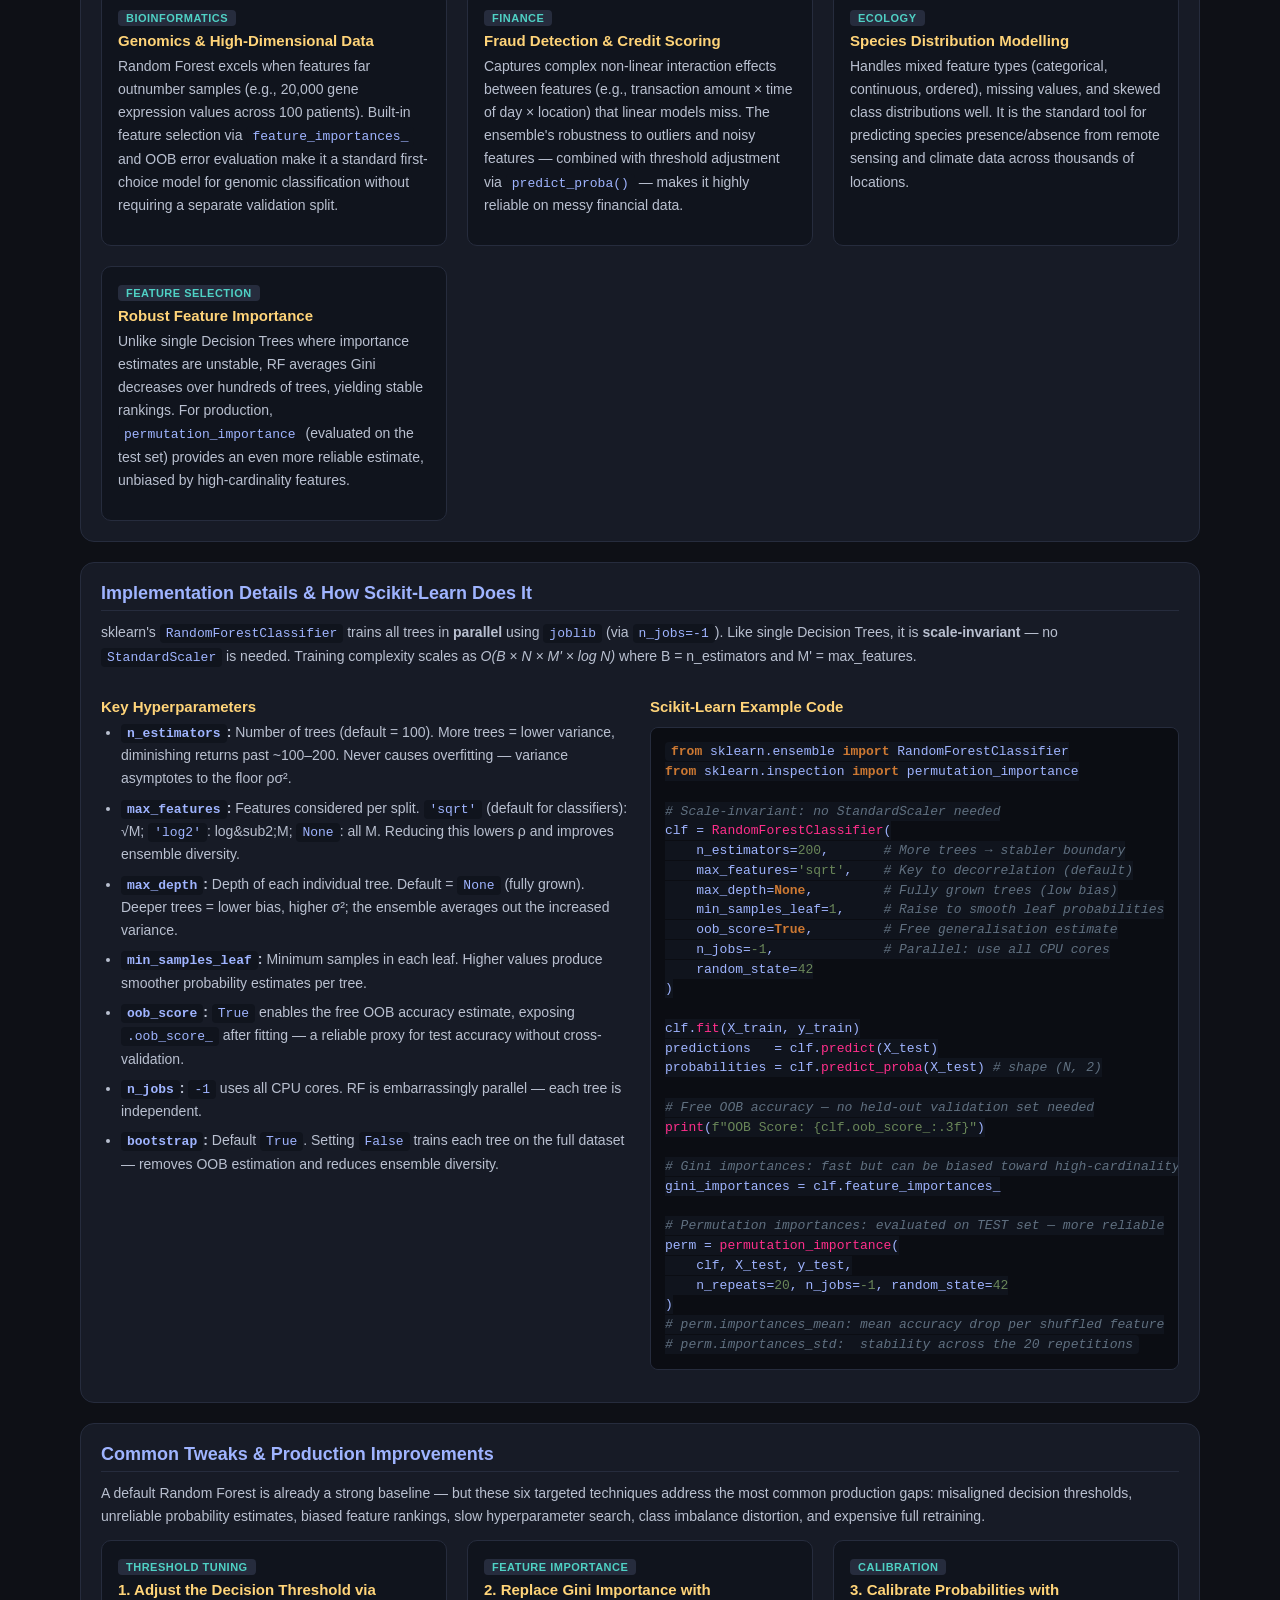
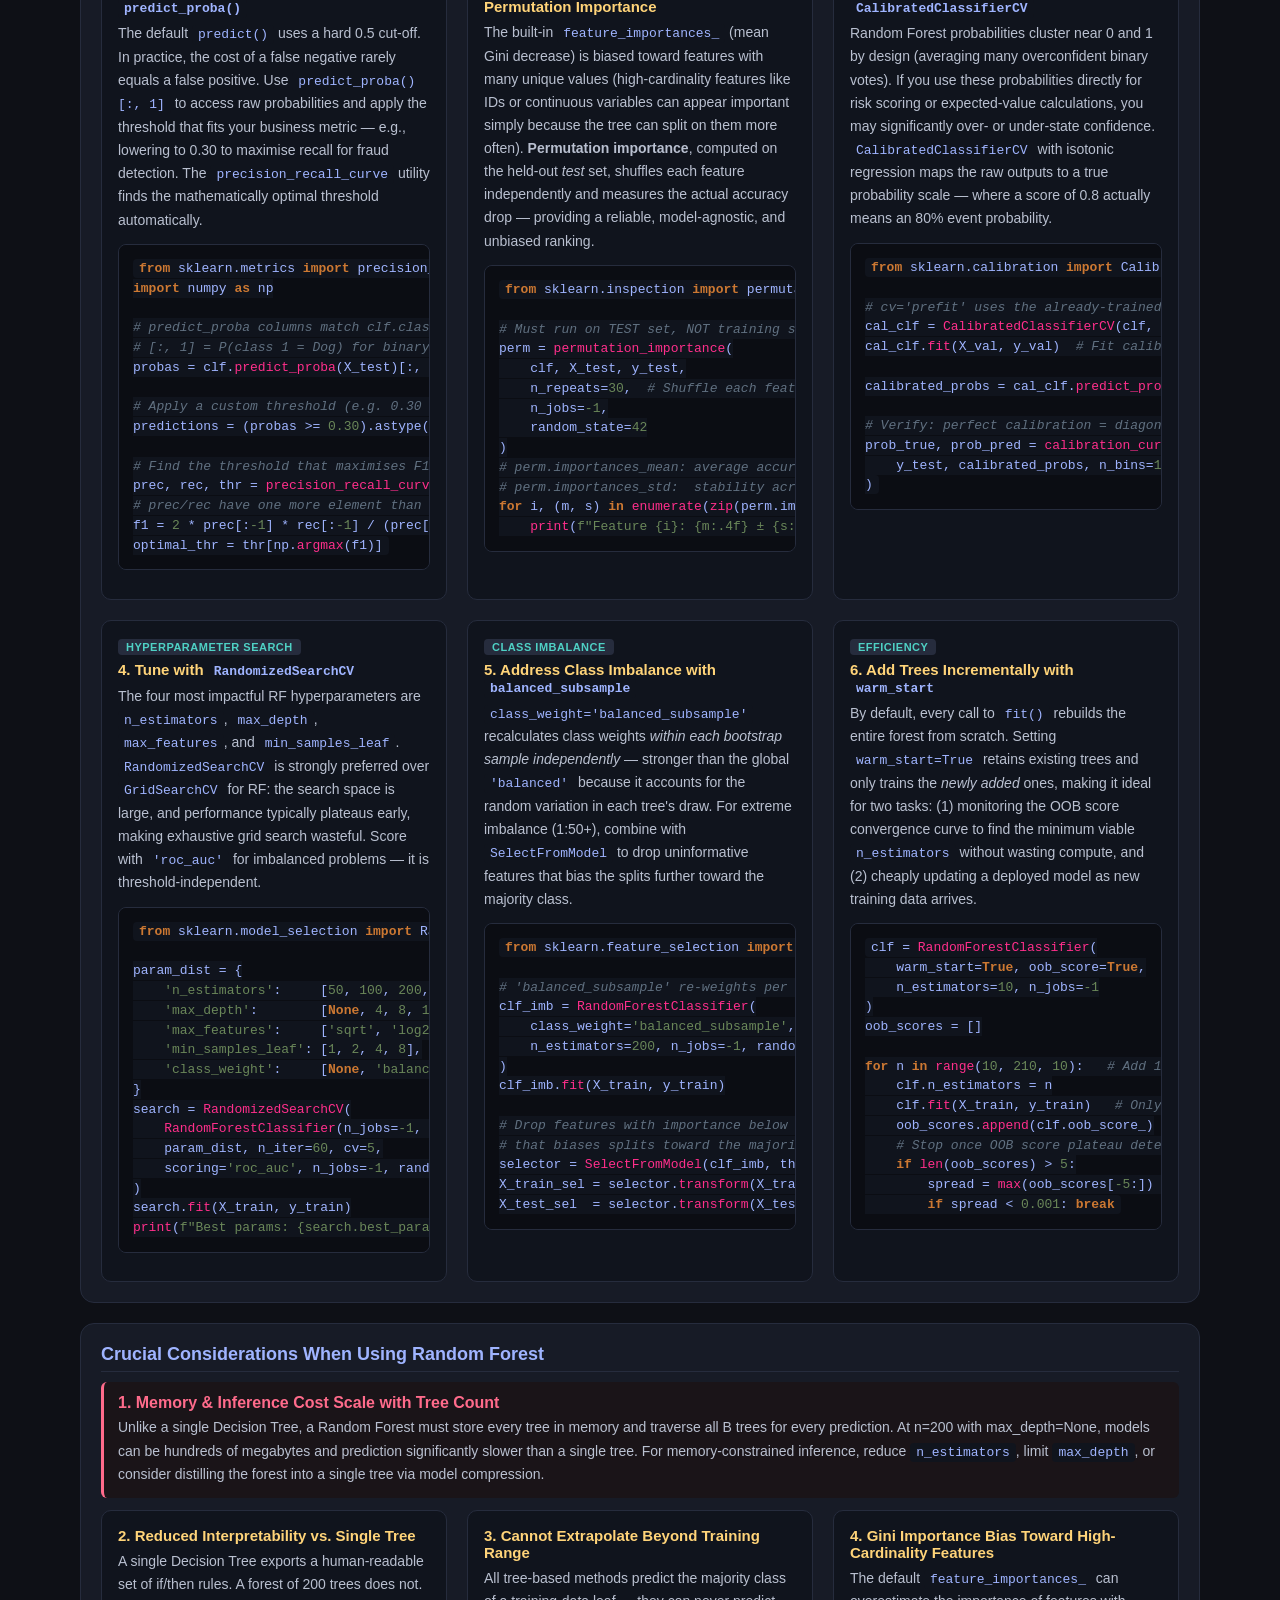
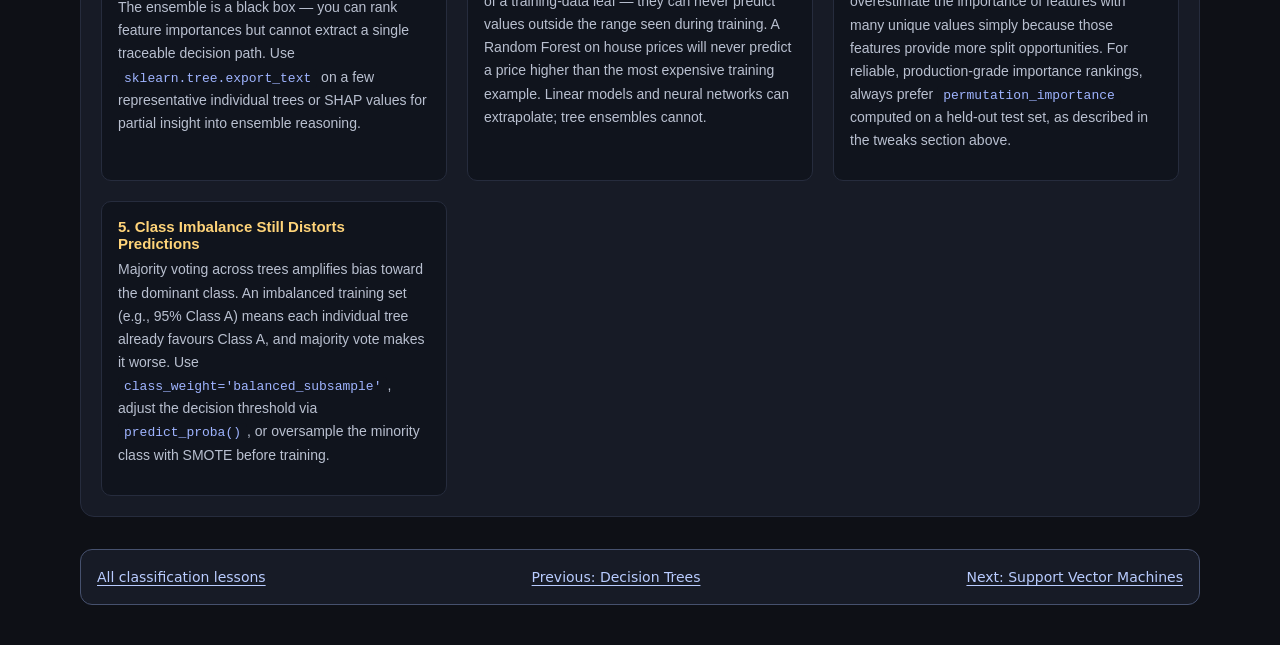
<file: docs/machine-learning/supervised-learning/classification/random-forests/index.html>
<!doctype html>
<html lang="en" data-type="html" data-identifier="7e4a8c3d-9f6b-4e2a-b8c1-5d3f2a1e9b7c" data-title="Random Forest Classifier — Interactive Explainer" data-version="2" width="1200" height="900"><head><title>Random Forests | Interactive Explainer Series</title><meta name="viewport" content="width=device-width, initial-scale=1"><link rel="stylesheet" href="../../../../assets/css/navigation.css">
<meta charset="utf-8">
<style>
  * { box-sizing: border-box; }
  body {
    margin: 0;
    font-family: -apple-system, BlinkMacSystemFont, "Segoe UI", Roboto, Helvetica, sans-serif;
    background: #0e1016;
    color: #e8eaf0;
    padding: 24px;
    transition: background .25s, color .25s;
  }
  .wrap { max-width: 1120px; margin: 0 auto; }

  header.main-header { margin-bottom: 24px; padding-bottom: 16px; border-bottom: 1px solid #262c3d; transition: border-color .25s; }
  header.main-header h1 { font-size: 32px; margin: 0 0 8px; letter-spacing: -0.5px; color: #fff; display: flex; align-items: center; gap: 12px; flex-wrap: wrap; transition: color .25s; }
  header.main-header h1 .badge-tag { font-size: 13px; background: #6c8cff; color: #0b0d13; padding: 3px 10px; border-radius: 12px; font-weight: 700; }
  header.main-header p { font-size: 15px; color: #b9c0d0; margin: 0; line-height: 1.6; max-width: 900px; transition: color .25s; }

  h2 { font-size: 18px; margin: 0 0 10px; color: #9fb4ff; border-bottom: 1px solid #262c3d; padding-bottom: 6px; transition: color .25s, border-color .25s; }
  h3 { font-size: 15px; margin: 18px 0 6px; color: #ffd479; transition: color .25s; }
  p { line-height: 1.65; color: #b9c0d0; font-size: 14px; margin: 0 0 12px; transition: color .25s; }

  .layout { display: flex; gap: 20px; flex-wrap: wrap; margin-bottom: 24px; }
  .panel { background: #171b26; border: 1px solid #262c3d; border-radius: 14px; padding: 20px; transition: background .25s, border-color .25s; }
  .left  { flex: 1 1 620px; }
  .right { flex: 1 1 360px; }
  .full-width { width: 100%; margin-top: 20px; }

  canvas { border-radius: 10px; background: #0b0d13; cursor: crosshair; display: block; width: 100%; height: auto; transition: background .25s; }
  .controls { display: flex; align-items: center; gap: 12px; margin: 10px 0 2px; flex-wrap: wrap; }
  label { font-size: 13px; color: #8b93a7; transition: color .25s; white-space: nowrap; }
  input[type=range] { width: 110px; accent-color: #6c8cff; }
  button { background: #6c8cff; color: #0b0d13; border: 0; border-radius: 8px; padding: 8px 14px; font-size: 13px; font-weight: 600; cursor: pointer; transition: filter .15s; }
  button.ghost { background: #262c3d; color: #cfd6e6; transition: background .25s, color .25s; }
  button:hover { filter: brightness(1.15); }
  .badge { display: inline-block; padding: 3px 9px; border-radius: 20px; font-size: 12px; font-weight: 600; }
  table { width: 100%; border-collapse: collapse; font-size: 12.5px; margin-top: 8px; }
  th, td { text-align: left; padding: 6px 8px; border-bottom: 1px solid #262c3d; transition: border-color .25s; }
  th { color: #8b93a7; font-weight: 600; transition: color .25s; }
  ol, ul { color: #b9c0d0; font-size: 14px; line-height: 1.65; padding-left: 20px; margin: 0 0 12px; transition: color .25s; }
  li { margin-bottom: 6px; }
  .k-warn { color: #ff9f9f; font-size: 12px; min-height: 16px; margin-top: 2px; }
  .legend { display: flex; gap: 14px; font-size: 12px; color: #8b93a7; margin-top: 8px; flex-wrap: wrap; transition: color .25s; }
  .dot   { display: inline-block; width: 10px; height: 10px; border-radius: 50%; margin-right: 4px; }
  .lsamp { display: inline-block; width: 18px; height: 3px; vertical-align: middle; margin-right: 4px; }
  .tip { background: #10141d; border-left: 3px solid #6c8cff; padding: 12px 14px; border-radius: 6px; font-size: 13px; color: #b9c0d0; margin-top: 14px; transition: background .25s, color .25s; }
  .grid-2 { display: grid; grid-template-columns: repeat(auto-fit, minmax(320px, 1fr)); gap: 20px; }
  .card { background: #10141d; border: 1px solid #262c3d; border-radius: 10px; padding: 16px; transition: background .25s, border-color .25s; }
  .card h3 { margin-top: 0; }
  pre { background: #0b0d13; padding: 14px; border-radius: 8px; border: 1px solid #262c3d; font-family: 'Fira Code', Consolas, Monaco, monospace; font-size: 12.5px; color: #a9b7c6; overflow-x: auto; line-height: 1.5; transition: background .25s, border-color .25s, color .25s; }
  code { font-family: 'Fira Code', Consolas, Monaco, monospace; background: #10141d; color: #9fb4ff; padding: 2px 6px; border-radius: 4px; font-size: 13px; transition: background .25s, color .25s; }
  .kw  { color: #cc7832; font-weight: bold; }
  .fn  { color: #ff2f8b; }
  .str { color: #6a8759; }
  .cm  { color: #607080; font-style: italic; }
  .tag { background: #262c3d; color: #4fd1c5; font-size: 11px; padding: 2px 8px; border-radius: 4px; text-transform: uppercase; letter-spacing: .5px; font-weight: bold; margin-bottom: 6px; display: inline-block; transition: background .25s; }
  .warn-box { background: #1a1418; border-left: 3px solid #ff6b8b; padding: 12px 14px; border-radius: 6px; margin-bottom: 12px; transition: background .25s; }

  /* ── Verdict Card ─── */
  .verdict-card { background: linear-gradient(140deg,#10141f 0%,#0d1019 100%); border: 1px solid #1e2535; border-radius: 12px; padding: 16px; margin-top: 12px; transition: background .25s, border-color .25s; }
  .vc-empty { display: flex; align-items: center; justify-content: center; gap: 10px; color: #38415a; font-size: 13px; padding: 12px 0; transition: color .25s; }
  .vc-empty-ring { width: 18px; height: 18px; border-radius: 50%; border: 2px dashed #38415a; flex-shrink: 0; transition: border-color .25s; }
  .vc-header { display: flex; align-items: center; justify-content: space-between; margin-bottom: 14px; padding-bottom: 10px; border-bottom: 1px solid #181f2e; transition: border-color .25s; }
  .vc-section-title { font-size: 10px; text-transform: uppercase; letter-spacing: 1.2px; color: #424e6a; font-weight: 700; transition: color .25s; }
  .vc-model-pill { background: #131826; border: 1px solid #222c3f; padding: 3px 10px; border-radius: 20px; font-size: 11px; color: #5c6e96; font-family: 'Fira Code', Consolas, monospace; transition: background .25s, border-color .25s, color .25s; }
  .vc-metrics { display: grid; grid-template-columns: 1fr 1fr 1fr; gap: 14px; margin-bottom: 16px; }
  .vc-metric { display: flex; flex-direction: column; gap: 4px; }
  .vc-metric-label { font-size: 10px; text-transform: uppercase; letter-spacing: .8px; color: #424e6a; font-weight: 600; transition: color .25s; }
  .vc-metric-value { font-size: 22px; font-weight: 800; font-family: 'Fira Code', Consolas, monospace; line-height: 1; letter-spacing: -.5px; }
  .vc-class-chip { display: inline-flex; align-items: center; gap: 7px; padding: 5px 11px 5px 8px; border-radius: 8px; width: fit-content; }
  .vc-chip-dot { width: 8px; height: 8px; border-radius: 50%; flex-shrink: 0; }
  .vc-chip-label { font-size: 13px; font-weight: 700; letter-spacing: .2px; }
  .vc-status-row { display: flex; align-items: center; gap: 6px; }
  .vc-status-dot { width: 7px; height: 7px; border-radius: 50%; flex-shrink: 0; }
  .vc-status-text { font-size: 12px; font-weight: 600; }
  .vc-gauge-bar { position: relative; height: 10px; border-radius: 5px; overflow: visible; }
  .vc-gauge-bar-rf { background: linear-gradient(to right, #ff6b8b 0%, rgba(255,107,139,.4) 35%, rgba(24,30,46,.95) 45%, rgba(24,30,46,.95) 55%, rgba(79,209,197,.4) 65%, #4fd1c5 100%); }
  .vc-gauge-tick { position: absolute; top: -4px; width: 1px; height: 18px; background: rgba(255,255,255,.18); transform: translateX(-50%); transition: background .25s; }
  .vc-gauge-needle { position: absolute; top: -6px; width: 3px; height: 22px; background: #ffd479; border-radius: 3px; transform: translateX(-50%); box-shadow: 0 0 8px rgba(255,212,121,.9),0 0 18px rgba(255,212,121,.3); z-index: 2; transition: left .12s ease; }
  .vc-gauge-axis { position: relative; height: 16px; margin-top: 5px; }
  .vc-gauge-axis-label { position: absolute; font-size: 10px; transform: translateX(-50%); font-family: 'Fira Code', Consolas, monospace; }
  .vc-gauge-zones { display: flex; justify-content: space-between; margin-top: 2px; }
  .vc-gauge-zone-label { font-size: 10.5px; opacity: .65; }

  /* ── Theme Toggle ── */
  #theme-toggle {
    position: fixed; top: 20px; right: 24px;
    width: 36px; height: 36px; padding: 0;
    border-radius: 50%; background: #1e2436;
    border: 1px solid #333d55; color: inherit;
    font-size: 16px; line-height: 1; cursor: pointer;
    display: flex; align-items: center; justify-content: center;
    z-index: 1000; transition: background .25s, border-color .25s, transform .15s;
  }
  #theme-toggle:hover { filter: none; transform: scale(1.1); }

  /* ── Light Mode ── */
  body.light { background: #f0f3fa; color: #1a1f2e; }
  body.light #theme-toggle { background: #e4e8f5; border-color: #c4cce0; }
  body.light header.main-header { border-bottom-color: #d4daf0; }
  body.light header.main-header h1 { color: #1a1f2e; }
  body.light header.main-header p { color: #4a5270; }
  body.light h2 { color: #3b5bdb; border-bottom-color: #d4daf0; }
  body.light h3 { color: #9a7000; }
  body.light p { color: #4a5270; }
  body.light ol, body.light ul { color: #4a5270; }
  body.light .panel { background: #ffffff; border-color: #d4daf0; }
  body.light .card { background: #f5f7fe; border-color: #d4daf0; }
  body.light canvas { background: #eaeefc; }
  body.light pre { background: #f2f4fc; border-color: #d4daf0; color: #2d3660; }
  body.light code { background: #e8edfb; color: #2d52c4; }
  body.light .kw  { color: #b05800; }
  body.light .fn  { color: #b5096a; }
  body.light .str { color: #3a6e2a; }
  body.light .cm  { color: #5a6a7a; }
  body.light th { color: #6878a8; }
  body.light td, body.light th { border-bottom-color: #d4daf0; }
  body.light label { color: #6878a8; }
  body.light .legend { color: #6878a8; }
  body.light button.ghost { background: #e4e8f5; color: #3a4268; }
  body.light .tag { background: #e4e8fa; color: #1d7a6a; }
  body.light .tip { background: #eef2ff; color: #3d4a6e; }
  body.light .warn-box { background: #fff5f5; }
  body.light .k-warn { color: #c0392b; }
  body.light .verdict-card { background: linear-gradient(140deg,#f8faff 0%,#f2f5fb 100%); border-color: #d0d8ee; }
  body.light .vc-header { border-bottom-color: #dce4f4; }
  body.light .vc-section-title { color: #8594b8; }
  body.light .vc-model-pill { background: #e8edfb; border-color: #d0d8ee; color: #5868a0; }
  body.light .vc-metric-label { color: #8594b8; }
  body.light .vc-empty { color: #a8b2cc; }
  body.light .vc-empty-ring { border-color: #a8b2cc; }
  body.light .vc-gauge-bar-rf { background: linear-gradient(to right, #ff6b8b 0%, rgba(255,107,139,.45) 35%, rgba(198,206,226,.95) 45%, rgba(198,206,226,.95) 55%, rgba(79,209,197,.45) 65%, #4fd1c5 100%); }
  body.light .vc-gauge-tick { background: rgba(0,0,0,.15); }
</style>
</head>
<body><nav class="series-nav" aria-label="Breadcrumb"><a href="../../../../">Home</a><span aria-hidden="true">/</span><a href="../../../">Machine learning</a><span aria-hidden="true">/</span><a href="../../">Supervised learning</a><span aria-hidden="true">/</span><a href="../">Classification</a><span aria-hidden="true">/</span><span aria-current="page">Random Forests</span></nav>

<button id="theme-toggle" title="Toggle light / dark mode">☀️</button>

<div class="wrap">

  <header class="main-header">
    <h1 id="main-title">
      Random Forest Classifier
      <span class="badge-tag">Interactive Guide</span>
    </h1>
    <p id="main-desc">Random Forest trains many Decision Trees on different random subsets of data and features, then combines their votes. The intentional randomness <em>decorrelates</em> the trees, enabling the ensemble to achieve far lower variance than any single tree — without increasing bias. Drag the sliders to see the ensemble stabilise in real time.</p>
  </header>

  <div class="layout">
    <div class="panel left">
      <h2 id="h-canvas">Interactive Playground</h2>
      <canvas id="plot" width="640" height="420"></canvas>
      <div class="controls">
        <label for="n-slider" title="n_estimators: number of trees in the forest">Trees (n) = <strong id="n-val">15</strong></label>
        <input type="range" id="n-slider" min="1" max="50" step="1" value="15" title="n_estimators">
        <label for="depth-slider" title="max_depth: maximum depth of each individual tree">Max Depth = <strong id="depth-val">4</strong></label>
        <input type="range" id="depth-slider" min="1" max="7" step="1" value="4" title="max_depth per tree">
      </div>
      <div class="controls">
        <button id="features-btn" title="max_features: features considered at each split">Max Features: √M</button>
        <button id="reseed" class="ghost">New Dataset</button>
        <button id="mode-btn">Add Mode: Query Point</button>
      </div>
      <div class="k-warn" id="warn"></div>
      <div class="legend">
        <span><span class="dot" style="background:#ff6b8b"></span>Class A — Cats</span>
        <span><span class="dot" style="background:#4fd1c5"></span>Class B — Dogs</span>
        <span><span class="dot" style="background:#ffd479;outline:2px solid #ffd479;outline-offset:2px;"></span>Query Point</span>
        <span><span class="lsamp" style="background:#ffd479;height:2.5px;"></span>Ensemble Boundary (P = 0.5)</span>
      </div>
      <div class="verdict-card" id="verdict-card">
        <div class="vc-empty"><div class="vc-empty-ring"></div>Click the canvas to place a query point</div>
      </div>
      <table id="tbl">
        <thead><tr><th>Tree #</th><th>Vote</th><th>Leaf P(Dog)</th></tr></thead>
        <tbody id="tbody"></tbody>
      </table>
    </div>

    <div class="panel right">
      <h2 id="h-how">How Random Forest Works</h2>
      <ol>
        <li><strong>Bootstrap Sampling:</strong> For each tree, draw N samples <em>with replacement</em> from the training data. About 63.2% of unique points appear per tree; the remaining ~36.8% are "Out-of-Bag" (OOB) — a free, built-in validation set requiring no separate split.</li>
        <li><strong>Random Feature Subsets:</strong> At each split, only √M randomly chosen features are considered (M = total features). Even if one feature dominates, trees are sometimes forced to split on others — creating diverse, decorrelated trees. This is the key innovation that separates RF from plain bagging.</li>
        <li><strong>Independent Tree Growth:</strong> Each tree grows fully on its bootstrap sample using CART (Gini impurity) with the randomly constrained features. Both the data <em>and</em> the splits differ for every tree.</li>
        <li><strong>Majority Vote / Probability Averaging:</strong> Each tree independently predicts a class (hard vote). The forest predicts the majority class. Probabilities use <em>soft voting</em>: average P(class) across all trees — a smoother signal than any single tree, and the basis for <code>predict_proba()</code>.</li>
      </ol>
      <div class="tip"><strong>Try it:</strong> Drag <strong>Trees (n)</strong> from 1 to 50 — watch one noisy Decision Tree boundary transform into a smooth, stable ensemble. Toggle <strong>Max Features</strong> to "All" to remove feature randomness: trees become more correlated and the boundary gets noisier even with many trees, demonstrating why √M matters.</div>
    </div>
  </div>

  <!-- Deep Dive -->
  <div class="panel full-width">
    <h2 id="h-deep-dive">Detailed Algorithm Explanation</h2>
    <div class="grid-2">
      <div>
        <h3 id="h-variance">1. Ensemble Variance Reduction (The Mathematical Why)</h3>
        <p>For B trees each with variance σ² and average pairwise correlation ρ, the ensemble variance is:</p>
        <ul>
          <li><strong>Ensemble variance formula:</strong><br>
            <code>Var(ensemble) = ρσ² + (1−ρ)σ² / B</code>
          </li>
          <li><strong>As B → ∞:</strong> the second term vanishes, leaving the hard floor <code>ρσ²</code>. Adding more trees <em>never overfits</em> — but cannot reduce variance below this floor.</li>
          <li><strong>Why ρ must be small:</strong> If trees are highly correlated (ρ = 1), the formula reduces to Var = σ² — no ensemble benefit at all, regardless of how many trees you add. Decorrelation is everything.</li>
          <li><strong>Bootstrap reduces ρ partly</strong> (different training subsets), but dominant features can still make trees structurally similar. <strong>Feature randomness (√M)</strong> is the second lever that drives ρ toward zero, enabling genuine variance reduction.</li>
          <li><strong>Bias is unchanged:</strong> averaging unbiased estimators gives an unbiased estimator. RF inherits the low bias of deep trees while dramatically cutting variance.</li>
        </ul>
      </div>
      <div>
        <h3 id="h-bootstrap">2. Bootstrap Sampling &amp; OOB Error</h3>
        <p>Each tree sees a random <em>bootstrap</em> sample — N draws with replacement from N training points:</p>
        <ul>
          <li><strong>63.2% unique samples:</strong> P(not selected in one draw) = 1 − 1/N. P(never selected in N draws) = (1 − 1/N)<sup>N</sup> → e<sup>−1</sup> ≈ 0.368 as N → ∞. Therefore ~63.2% unique points appear per tree.</li>
          <li><strong>Out-of-Bag (OOB) samples:</strong> The ~36.8% of training points <em>not</em> in a given tree's bootstrap are OOB for that tree. Each sample is OOB for roughly 37% of all trees.</li>
          <li><strong>OOB error estimate:</strong> For each training point, predict using <em>only</em> the trees for which it was OOB. The aggregate OOB accuracy is a nearly unbiased generalisation estimate — no separate validation split needed. Enable with <code>oob_score=True</code>.</li>
          <li><strong>Feature importance:</strong> <code>feature_importances_</code> aggregates the mean Gini decrease across all splits in all trees — the same metric as a single Decision Tree, but averaged over the entire forest for greater stability.</li>
        </ul>
      </div>
    </div>
  </div>

  <!-- Use Cases -->
  <div class="panel full-width">
    <h2 id="h-usecases">Best Use Cases for Random Forest</h2>
    <div class="grid-2">
      <div class="card">
        <span class="tag">Bioinformatics</span>
        <h3 id="h-genomics">Genomics &amp; High-Dimensional Data</h3>
        <p>Random Forest excels when features far outnumber samples (e.g., 20,000 gene expression values across 100 patients). Built-in feature selection via <code>feature_importances_</code> and OOB error evaluation make it a standard first-choice model for genomic classification without requiring a separate validation split.</p>
      </div>
      <div class="card">
        <span class="tag">Finance</span>
        <h3 id="h-fraud">Fraud Detection &amp; Credit Scoring</h3>
        <p>Captures complex non-linear interaction effects between features (e.g., transaction amount × time of day × location) that linear models miss. The ensemble's robustness to outliers and noisy features — combined with threshold adjustment via <code>predict_proba()</code> — makes it highly reliable on messy financial data.</p>
      </div>
      <div class="card">
        <span class="tag">Ecology</span>
        <h3 id="h-ecology">Species Distribution Modelling</h3>
        <p>Handles mixed feature types (categorical, continuous, ordered), missing values, and skewed class distributions well. It is the standard tool for predicting species presence/absence from remote sensing and climate data across thousands of locations.</p>
      </div>
      <div class="card">
        <span class="tag">Feature Selection</span>
        <h3 id="h-importance">Robust Feature Importance</h3>
        <p>Unlike single Decision Trees where importance estimates are unstable, RF averages Gini decreases over hundreds of trees, yielding stable rankings. For production, <code>permutation_importance</code> (evaluated on the test set) provides an even more reliable estimate, unbiased by high-cardinality features.</p>
      </div>
    </div>
  </div>

  <!-- Implementation -->
  <div class="panel full-width">
    <h2 id="h-impl">Implementation Details &amp; How Scikit-Learn Does It</h2>
    <p>sklearn's <code>RandomForestClassifier</code> trains all trees in <strong>parallel</strong> using <code>joblib</code> (via <code>n_jobs=-1</code>). Like single Decision Trees, it is <strong>scale-invariant</strong> — no <code>StandardScaler</code> is needed. Training complexity scales as <i>O(B × N × M' × log N)</i> where B = n_estimators and M' = max_features.</p>
    <div class="grid-2">
      <div>
        <h3 id="h-params">Key Hyperparameters</h3>
        <ul>
          <li><strong><code>n_estimators</code>:</strong> Number of trees (default = 100). More trees = lower variance, diminishing returns past ~100–200. Never causes overfitting — variance asymptotes to the floor ρσ².</li>
          <li><strong><code>max_features</code>:</strong> Features considered per split. <code>'sqrt'</code> (default for classifiers): √M; <code>'log2'</code>: log&amp;sub2;M; <code>None</code>: all M. Reducing this lowers ρ and improves ensemble diversity.</li>
          <li><strong><code>max_depth</code>:</strong> Depth of each individual tree. Default = <code>None</code> (fully grown). Deeper trees = lower bias, higher σ²; the ensemble averages out the increased variance.</li>
          <li><strong><code>min_samples_leaf</code>:</strong> Minimum samples in each leaf. Higher values produce smoother probability estimates per tree.</li>
          <li><strong><code>oob_score</code>:</strong> <code>True</code> enables the free OOB accuracy estimate, exposing <code>.oob_score_</code> after fitting — a reliable proxy for test accuracy without cross-validation.</li>
          <li><strong><code>n_jobs</code>:</strong> <code>-1</code> uses all CPU cores. RF is embarrassingly parallel — each tree is independent.</li>
          <li><strong><code>bootstrap</code>:</strong> Default <code>True</code>. Setting <code>False</code> trains each tree on the full dataset — removes OOB estimation and reduces ensemble diversity.</li>
        </ul>
      </div>
      <div>
        <!-- FIX: permutation_importance is now properly imported AND used -->
        <h3 id="h-code">Scikit-Learn Example Code</h3>
        <pre><code><span class="kw">from</span> sklearn.ensemble <span class="kw">import</span> RandomForestClassifier
<span class="kw">from</span> sklearn.inspection <span class="kw">import</span> permutation_importance

<span class="cm"># Scale-invariant: no StandardScaler needed</span>
clf = <span class="fn">RandomForestClassifier</span>(
    n_estimators=<span class="str">200</span>,       <span class="cm"># More trees → stabler boundary</span>
    max_features=<span class="str">'sqrt'</span>,    <span class="cm"># Key to decorrelation (default)</span>
    max_depth=<span class="kw">None</span>,         <span class="cm"># Fully grown trees (low bias)</span>
    min_samples_leaf=<span class="str">1</span>,     <span class="cm"># Raise to smooth leaf probabilities</span>
    oob_score=<span class="kw">True</span>,         <span class="cm"># Free generalisation estimate</span>
    n_jobs=<span class="str">-1</span>,              <span class="cm"># Parallel: use all CPU cores</span>
    random_state=<span class="str">42</span>
)

clf.<span class="fn">fit</span>(X_train, y_train)
predictions   = clf.<span class="fn">predict</span>(X_test)
probabilities = clf.<span class="fn">predict_proba</span>(X_test) <span class="cm"># shape (N, 2)</span>

<span class="cm"># Free OOB accuracy — no held-out validation set needed</span>
<span class="fn">print</span>(<span class="str">f"OOB Score: {clf.oob_score_:.3f}"</span>)

<span class="cm"># Gini importances: fast but can be biased toward high-cardinality</span>
gini_importances = clf.feature_importances_

<span class="cm"># Permutation importances: evaluated on TEST set — more reliable</span>
perm = <span class="fn">permutation_importance</span>(
    clf, X_test, y_test,
    n_repeats=<span class="str">20</span>, n_jobs=<span class="str">-1</span>, random_state=<span class="str">42</span>
)
<span class="cm"># perm.importances_mean: mean accuracy drop per shuffled feature</span>
<span class="cm"># perm.importances_std:  stability across the 20 repetitions</span></code></pre>
      </div>
    </div>
  </div>

  <!-- NEW SECTION: Common Tweaks & Production Improvements -->
  <div class="panel full-width">
    <h2 id="h-tweaks">Common Tweaks &amp; Production Improvements</h2>
    <p>A default Random Forest is already a strong baseline — but these six targeted techniques address the most common production gaps: misaligned decision thresholds, unreliable probability estimates, biased feature rankings, slow hyperparameter search, class imbalance distortion, and expensive full retraining.</p>
    <div class="grid-2">

      <div class="card">
        <span class="tag">Threshold Tuning</span>
        <h3 id="h-tweak-threshold">1. Adjust the Decision Threshold via <code>predict_proba()</code></h3>
        <p>The default <code>predict()</code> uses a hard 0.5 cut-off. In practice, the cost of a false negative rarely equals a false positive. Use <code>predict_proba()[:, 1]</code> to access raw probabilities and apply the threshold that fits your business metric — e.g., lowering to 0.30 to maximise recall for fraud detection. The <code>precision_recall_curve</code> utility finds the mathematically optimal threshold automatically.</p>
        <pre><code><span class="kw">from</span> sklearn.metrics <span class="kw">import</span> precision_recall_curve
<span class="kw">import</span> numpy <span class="kw">as</span> np

<span class="cm"># predict_proba columns match clf.classes_ order (sorted ascending)</span>
<span class="cm"># [:, 1] = P(class 1 = Dog) for binary {0, 1}</span>
probas = clf.<span class="fn">predict_proba</span>(X_test)[:, <span class="str">1</span>]

<span class="cm"># Apply a custom threshold (e.g. 0.30 for high recall)</span>
predictions = (probas &gt;= <span class="str">0.30</span>).astype(<span class="str">int</span>)

<span class="cm"># Find the threshold that maximises F1 score</span>
prec, rec, thr = <span class="fn">precision_recall_curve</span>(y_test, probas)
<span class="cm"># prec/rec have one more element than thr (sentinel); align with [:-1]</span>
f1 = <span class="str">2</span> * prec[:<span class="str">-1</span>] * rec[:<span class="str">-1</span>] / (prec[:<span class="str">-1</span>] + rec[:<span class="str">-1</span>] + <span class="str">1e-9</span>)
optimal_thr = thr[np.<span class="fn">argmax</span>(f1)]</code></pre>
      </div>

      <div class="card">
        <span class="tag">Feature Importance</span>
        <h3 id="h-tweak-perm">2. Replace Gini Importance with Permutation Importance</h3>
        <p>The built-in <code>feature_importances_</code> (mean Gini decrease) is biased toward features with many unique values (high-cardinality features like IDs or continuous variables can appear important simply because the tree can split on them more often). <strong>Permutation importance</strong>, computed on the held-out <em>test</em> set, shuffles each feature independently and measures the actual accuracy drop — providing a reliable, model-agnostic, and unbiased ranking.</p>
        <pre><code><span class="kw">from</span> sklearn.inspection <span class="kw">import</span> permutation_importance

<span class="cm"># Must run on TEST set, NOT training set</span>
perm = <span class="fn">permutation_importance</span>(
    clf, X_test, y_test,
    n_repeats=<span class="str">30</span>,  <span class="cm"># Shuffle each feature 30 times</span>
    n_jobs=<span class="str">-1</span>,
    random_state=<span class="str">42</span>
)
<span class="cm"># perm.importances_mean: average accuracy drop per feature</span>
<span class="cm"># perm.importances_std:  stability across the 30 shuffles</span>
<span class="kw">for</span> i, (m, s) <span class="kw">in</span> <span class="fn">enumerate</span>(<span class="fn">zip</span>(perm.importances_mean, perm.importances_std)):
    <span class="fn">print</span>(<span class="str">f"Feature {i}: {m:.4f} ± {s:.4f}"</span>)</code></pre>
      </div>

      <div class="card">
        <span class="tag">Calibration</span>
        <h3 id="h-tweak-calib">3. Calibrate Probabilities with <code>CalibratedClassifierCV</code></h3>
        <p>Random Forest probabilities cluster near 0 and 1 by design (averaging many overconfident binary votes). If you use these probabilities directly for risk scoring or expected-value calculations, you may significantly over- or under-state confidence. <code>CalibratedClassifierCV</code> with isotonic regression maps the raw outputs to a true probability scale — where a score of 0.8 actually means an 80% event probability.</p>
        <pre><code><span class="kw">from</span> sklearn.calibration <span class="kw">import</span> CalibratedClassifierCV, calibration_curve

<span class="cm"># cv='prefit' uses the already-trained clf; fits calibrator on X_val</span>
cal_clf = <span class="fn">CalibratedClassifierCV</span>(clf, method=<span class="str">'isotonic'</span>, cv=<span class="str">'prefit'</span>)
cal_clf.<span class="fn">fit</span>(X_val, y_val)  <span class="cm"># Fit calibrator on held-out validation data</span>

calibrated_probs = cal_clf.<span class="fn">predict_proba</span>(X_test)[:, <span class="str">1</span>]

<span class="cm"># Verify: perfect calibration = diagonal line on this plot</span>
prob_true, prob_pred = <span class="fn">calibration_curve</span>(
    y_test, calibrated_probs, n_bins=<span class="str">10</span>
)</code></pre>
      </div>

      <div class="card">
        <span class="tag">Hyperparameter Search</span>
        <h3 id="h-tweak-search">4. Tune with <code>RandomizedSearchCV</code></h3>
        <p>The four most impactful RF hyperparameters are <code>n_estimators</code>, <code>max_depth</code>, <code>max_features</code>, and <code>min_samples_leaf</code>. <code>RandomizedSearchCV</code> is strongly preferred over <code>GridSearchCV</code> for RF: the search space is large, and performance typically plateaus early, making exhaustive grid search wasteful. Score with <code>'roc_auc'</code> for imbalanced problems — it is threshold-independent.</p>
        <pre><code><span class="kw">from</span> sklearn.model_selection <span class="kw">import</span> RandomizedSearchCV

param_dist = {
    <span class="str">'n_estimators'</span>:     [<span class="str">50</span>, <span class="str">100</span>, <span class="str">200</span>, <span class="str">400</span>],
    <span class="str">'max_depth'</span>:        [<span class="kw">None</span>, <span class="str">4</span>, <span class="str">8</span>, <span class="str">16</span>],
    <span class="str">'max_features'</span>:     [<span class="str">'sqrt'</span>, <span class="str">'log2'</span>, <span class="str">0.3</span>, <span class="str">0.5</span>],
    <span class="str">'min_samples_leaf'</span>: [<span class="str">1</span>, <span class="str">2</span>, <span class="str">4</span>, <span class="str">8</span>],
    <span class="str">'class_weight'</span>:     [<span class="kw">None</span>, <span class="str">'balanced'</span>, <span class="str">'balanced_subsample'</span>]
}
search = <span class="fn">RandomizedSearchCV</span>(
    <span class="fn">RandomForestClassifier</span>(n_jobs=<span class="str">-1</span>, random_state=<span class="str">42</span>),
    param_dist, n_iter=<span class="str">60</span>, cv=<span class="str">5</span>,
    scoring=<span class="str">'roc_auc'</span>, n_jobs=<span class="str">-1</span>, random_state=<span class="str">42</span>
)
search.<span class="fn">fit</span>(X_train, y_train)
<span class="fn">print</span>(<span class="str">f"Best params: {search.best_params_}"</span>)</code></pre>
      </div>

      <div class="card">
        <span class="tag">Class Imbalance</span>
        <h3 id="h-tweak-imbalance">5. Address Class Imbalance with <code>balanced_subsample</code></h3>
        <p><code>class_weight='balanced_subsample'</code> recalculates class weights <em>within each bootstrap sample independently</em> — stronger than the global <code>'balanced'</code> because it accounts for the random variation in each tree's draw. For extreme imbalance (1:50+), combine with <code>SelectFromModel</code> to drop uninformative features that bias the splits further toward the majority class.</p>
        <pre><code><span class="kw">from</span> sklearn.feature_selection <span class="kw">import</span> SelectFromModel

<span class="cm"># 'balanced_subsample' re-weights per bootstrap, not globally</span>
clf_imb = <span class="fn">RandomForestClassifier</span>(
    class_weight=<span class="str">'balanced_subsample'</span>,
    n_estimators=<span class="str">200</span>, n_jobs=<span class="str">-1</span>, random_state=<span class="str">42</span>
)
clf_imb.<span class="fn">fit</span>(X_train, y_train)

<span class="cm"># Drop features with importance below the median — removes noise</span>
<span class="cm"># that biases splits toward the majority class</span>
selector = <span class="fn">SelectFromModel</span>(clf_imb, threshold=<span class="str">'median'</span>, prefit=<span class="kw">True</span>)
X_train_sel = selector.<span class="fn">transform</span>(X_train)
X_test_sel  = selector.<span class="fn">transform</span>(X_test)</code></pre>
      </div>

      <div class="card">
        <span class="tag">Efficiency</span>
        <h3 id="h-tweak-warmstart">6. Add Trees Incrementally with <code>warm_start</code></h3>
        <p>By default, every call to <code>fit()</code> rebuilds the entire forest from scratch. Setting <code>warm_start=True</code> retains existing trees and only trains the <em>newly added</em> ones, making it ideal for two tasks: (1) monitoring the OOB score convergence curve to find the minimum viable <code>n_estimators</code> without wasting compute, and (2) cheaply updating a deployed model as new training data arrives.</p>
        <pre><code>clf = <span class="fn">RandomForestClassifier</span>(
    warm_start=<span class="kw">True</span>, oob_score=<span class="kw">True</span>,
    n_estimators=<span class="str">10</span>, n_jobs=<span class="str">-1</span>
)
oob_scores = []

<span class="kw">for</span> n <span class="kw">in</span> <span class="fn">range</span>(<span class="str">10</span>, <span class="str">210</span>, <span class="str">10</span>):   <span class="cm"># Add 10 trees at a time</span>
    clf.n_estimators = n
    clf.<span class="fn">fit</span>(X_train, y_train)   <span class="cm"># Only trains the NEW trees</span>
    oob_scores.<span class="fn">append</span>(clf.oob_score_)
    <span class="cm"># Stop once OOB score plateau detected (saves compute)</span>
    <span class="kw">if</span> <span class="fn">len</span>(oob_scores) &gt; <span class="str">5</span>:
        spread = <span class="fn">max</span>(oob_scores[<span class="str">-5</span>:]) - <span class="fn">min</span>(oob_scores[<span class="str">-5</span>:])
        <span class="kw">if</span> spread &lt; <span class="str">0.001</span>: <span class="kw">break</span></code></pre>
      </div>

    </div>
  </div>

  <!-- Pitfalls -->
  <div class="panel full-width">
    <h2 id="h-pitfalls">Crucial Considerations When Using Random Forest</h2>
    <div class="warn-box">
      <strong style="color:#ff6b8b;">1. Memory &amp; Inference Cost Scale with Tree Count</strong>
      <p style="margin-top:4px;margin-bottom:0;">Unlike a single Decision Tree, a Random Forest must store every tree in memory and traverse all B trees for every prediction. At n=200 with max_depth=None, models can be hundreds of megabytes and prediction significantly slower than a single tree. For memory-constrained inference, reduce <code>n_estimators</code>, limit <code>max_depth</code>, or consider distilling the forest into a single tree via model compression.</p>
    </div>
    <div class="grid-2">
      <div class="card">
        <h3 id="h-interpret">2. Reduced Interpretability vs. Single Tree</h3>
        <p>A single Decision Tree exports a human-readable set of if/then rules. A forest of 200 trees does not. The ensemble is a black box — you can rank feature importances but cannot extract a single traceable decision path. Use <code>sklearn.tree.export_text</code> on a few representative individual trees or SHAP values for partial insight into ensemble reasoning.</p>
      </div>
      <div class="card">
        <h3 id="h-extrap">3. Cannot Extrapolate Beyond Training Range</h3>
        <p>All tree-based methods predict the majority class of a training-data leaf — they can never predict values outside the range seen during training. A Random Forest on house prices will never predict a price higher than the most expensive training example. Linear models and neural networks can extrapolate; tree ensembles cannot.</p>
      </div>
      <div class="card">
        <h3 id="h-cardinality">4. Gini Importance Bias Toward High-Cardinality Features</h3>
        <p>The default <code>feature_importances_</code> can overestimate the importance of features with many unique values simply because those features provide more split opportunities. For reliable, production-grade importance rankings, always prefer <code>permutation_importance</code> computed on a held-out test set, as described in the tweaks section above.</p>
      </div>
      <div class="card">
        <h3 id="h-imbalance">5. Class Imbalance Still Distorts Predictions</h3>
        <p>Majority voting across trees amplifies bias toward the dominant class. An imbalanced training set (e.g., 95% Class A) means each individual tree already favours Class A, and majority vote makes it worse. Use <code>class_weight='balanced_subsample'</code>, adjust the decision threshold via <code>predict_proba()</code>, or oversample the minority class with SMOTE before training.</p>
      </div>
    </div>
  </div>

</div>

<script>
const cv  = document.getElementById('plot');
const ctx = cv.getContext('2d');
const W   = cv.width, H = cv.height;
const COL = ['#ff6b8b', '#4fd1c5'];

let pts = [], query = null, addMode = 0, isDark = true;
let nEstimators   = 15;
let maxDepthRF    = 4;
let maxFeaturesRF = 'sqrt';

const POOL_SIZE = 50;
let treePool  = [];
let poolDirty = true;

const offCv = document.createElement('canvas');
const OW = 160, OH = 105;
offCv.width = OW; offCv.height = OH;
const offCtx = offCv.getContext('2d');

// ── CART tree node builder for each RF tree ───────────
function getCounts(arr) {
  const n0 = arr.reduce((s, p) => s + (p.c === 0 ? 1 : 0), 0);
  return { 0: n0, 1: arr.length - n0 };
}
function majority(counts) { return counts[0] >= counts[1] ? 0 : 1; }

function buildNodeRF(arr, depth) {
  const counts = getCounts(arr);
  const makeLeaf = () => ({ isLeaf: true, cls: majority(counts), counts });

  if (!arr.length || depth >= maxDepthRF || counts[0] === 0 || counts[1] === 0 || arr.length < 2)
    return makeLeaf();

  // max_features: 'sqrt' → 1 random feature (√2 ≈ 1.41 → 1), 'all' → both
  const features = maxFeaturesRF === 'sqrt'
    ? [Math.random() < 0.5 ? 'x' : 'y']
    : ['x', 'y'];

  let bestImp = Infinity, bestF = null, bestT = null;
  const n = arr.length, n0T = counts[0], n1T = counts[1];

  for (const f of features) {
    const sorted = arr.slice().sort((a, b) => a[f] - b[f]);
    let n0L = 0, n1L = 0;
    for (let i = 0; i < n - 1; i++) {
      if (sorted[i].c === 0) n0L++; else n1L++;
      if (sorted[i][f] >= sorted[i+1][f] - 0.01) continue;
      const nL = i + 1, nR = n - nL;
      const n0R = n0T - n0L, n1R = n1T - n1L;
      const gL  = 1 - (n0L/nL)**2 - (n1L/nL)**2;
      const gR  = 1 - (n0R/nR)**2 - (n1R/nR)**2;
      const imp = (nL * gL + nR * gR) / n;
      if (imp < bestImp) { bestImp = imp; bestF = f; bestT = (sorted[i][f] + sorted[i+1][f]) / 2; }
    }
  }

  if (bestF === null) return makeLeaf();
  const L = arr.filter(p => p[bestF] <= bestT);
  const R = arr.filter(p => p[bestF] > bestT);
  return { isLeaf: false, cls: majority(counts), counts, feature: bestF, threshold: bestT,
           left: buildNodeRF(L, depth + 1), right: buildNodeRF(R, depth + 1) };
}

function getLeaf(node, x, y) {
  if (node.isLeaf) return node;
  const val = node.feature === 'x' ? x : y;
  return getLeaf(val <= node.threshold ? node.left : node.right, x, y);
}

// ── Bootstrap sampling (N draws with replacement) ─────
function bootstrapSample() {
  const n = pts.length, sample = [];
  for (let i = 0; i < n; i++) sample.push(pts[Math.floor(Math.random() * n)]);
  return sample;
}

// ── Tree pool: pre-trained POOL_SIZE trees ─────────────
function rebuildPool() {
  treePool = [];
  if (!pts.length || !pts.some(p => p.c === 0) || !pts.some(p => p.c === 1)) { poolDirty = false; return; }
  for (let t = 0; t < POOL_SIZE; t++) treePool.push(buildNodeRF(bootstrapSample(), 0));
  poolDirty = false;
}
function getForest() {
  if (poolDirty) rebuildPool();
  return treePool.slice(0, Math.min(nEstimators, treePool.length));
}

// ── Ensemble prediction: hard vote + soft vote ─────────
function predictEnsemble(forest, x, y) {
  if (!forest.length) return { dogVotes: 0, catVotes: 0, pDog: 0.5 };
  let dogVotes = 0, totalDogProb = 0;
  for (const tree of forest) {
    const leaf = getLeaf(tree, x, y);
    const tot  = leaf.counts[0] + leaf.counts[1];
    if (leaf.cls === 1) dogVotes++;
    totalDogProb += tot > 0 ? leaf.counts[1] / tot : 0.5;
  }
  return { dogVotes, catVotes: forest.length - dogVotes, pDog: totalDogProb / forest.length };
}

// ── Dataset: XOR-like 4-cluster ────────────────────────
function seed() {
  pts = []; query = null;
  const clusters = [
    { cx: 155, cy: 128, c: 0 }, { cx: 490, cy: 308, c: 0 },
    { cx: 482, cy: 122, c: 1 }, { cx: 148, cy: 302, c: 1 },
  ];
  clusters.forEach(({ cx, cy, c }) => {
    for (let i = 0; i < 18; i++)
      pts.push({ x: cx + (Math.random() + Math.random() - 1) * 84,
                 y: cy + (Math.random() + Math.random() - 1) * 68, c });
  });
  pts = pts.filter(p => p.x > 12 && p.x < W - 12 && p.y > 12 && p.y < H - 12);
  poolDirty = true;
}

// ── Compute probability grid (reused for heatmap + boundary) ──
function computeProbGrid(forest) {
  const sx = W / OW, sy = H / OH;
  const grid = [];
  for (let py = 0; py < OH; py++) {
    grid[py] = new Float32Array(OW);
    for (let px = 0; px < OW; px++)
      grid[py][px] = predictEnsemble(forest, px * sx, py * sy).pDog;
  }
  return grid;
}

function drawHeatmap(grid) {
  const img = offCtx.createImageData(OW, OH);
  const d   = img.data;
  for (let py = 0; py < OH; py++) {
    for (let px = 0; px < OW; px++) {
      const pDog      = grid[py][px];
      const certainty = Math.abs(pDog - 0.5) * 2;
      const alpha     = isDark ? Math.round(certainty * 56) : Math.round(certainty * 72);
      const i4 = (py * OW + px) * 4;
      if (pDog < 0.5) { d[i4]=255; d[i4+1]=107; d[i4+2]=139; d[i4+3]=alpha; }
      else            { d[i4]=79;  d[i4+1]=209; d[i4+2]=197; d[i4+3]=alpha; }
    }
  }
  offCtx.putImageData(img, 0, 0);
  ctx.save(); ctx.imageSmoothingEnabled = true; ctx.drawImage(offCv, 0, 0, W, H); ctx.restore();
}

function drawBoundary(grid) {
  const sx = W / OW, sy = H / OH;
  ctx.strokeStyle = '#ffd479'; ctx.lineWidth = 2.5; ctx.setLineDash([]);
  ctx.beginPath();
  for (let r = 0; r < OH - 1; r++) {
    for (let c = 0; c < OW - 1; c++) {
      const x = c*sx, y = r*sy;
      const v1=grid[r][c]-0.5, v2=grid[r][c+1]-0.5, v3=grid[r+1][c+1]-0.5, v4=grid[r+1][c]-0.5;
      const pp = [];
      if((v1>0)!==(v2>0)) pp.push({x:x+sx*(-v1/(v2-v1)),y});
      if((v2>0)!==(v3>0)) pp.push({x:x+sx,y:y+sy*(-v2/(v3-v2))});
      if((v3>0)!==(v4>0)) pp.push({x:x+sx*(-v4/(v3-v4)),y:y+sy});
      if((v4>0)!==(v1>0)) pp.push({x,y:y+sy*(-v1/(v4-v1))});
      if(pp.length===2){ctx.moveTo(pp[0].x,pp[0].y);ctx.lineTo(pp[1].x,pp[1].y);}
      else if(pp.length===4){ctx.moveTo(pp[0].x,pp[0].y);ctx.lineTo(pp[1].x,pp[1].y);ctx.moveTo(pp[2].x,pp[2].y);ctx.lineTo(pp[3].x,pp[3].y);}
    }
  }
  ctx.stroke();
}

function draw() {
  ctx.clearRect(0, 0, W, H);
  ctx.strokeStyle = isDark ? '#1a1f2c' : '#d4daf0'; ctx.lineWidth = 1;
  for (let x=0;x<W;x+=40){ctx.beginPath();ctx.moveTo(x,0);ctx.lineTo(x,H);ctx.stroke();}
  for (let y=0;y<H;y+=40){ctx.beginPath();ctx.moveTo(0,y);ctx.lineTo(W,y);ctx.stroke();}

  const forest = getForest();
  if (forest.length) {
    const grid = computeProbGrid(forest);
    drawHeatmap(grid);
    drawBoundary(grid);
  }

  ctx.lineWidth = 1;
  pts.forEach(p => {
    ctx.beginPath(); ctx.arc(p.x, p.y, 5.5, 0, Math.PI*2);
    ctx.fillStyle = COL[p.c]; ctx.fill();
    ctx.strokeStyle = isDark ? '#1a1f2c' : '#e0e8f8'; ctx.lineWidth = 1; ctx.stroke();
  });

  if (query) {
    ctx.beginPath(); ctx.arc(query.x, query.y, 9, 0, Math.PI*2);
    ctx.fillStyle = '#ffd479'; ctx.fill();
    ctx.strokeStyle = '#ffffff'; ctx.lineWidth = 2.5; ctx.stroke(); ctx.lineWidth = 1;
  }

  report(query, forest);
}

// ── Prediction Card + Tree Vote Table ─────────────────
function report(qry, forest) {
  const tb = document.getElementById('tbody');
  const vc = document.getElementById('verdict-card');
  tb.innerHTML = '';

  const warnParts = [];
  if (nEstimators === 1)       warnParts.push('n=1: single tree \u2014 no ensemble benefit.');
  else if (nEstimators >= 40)  warnParts.push(`n=${nEstimators}: approaching variance floor \u03c1\u03c3\u00b2 \u2014 diminishing returns.`);
  if (maxDepthRF === 1)        warnParts.push('Depth 1: stumps \u2014 high bias per tree.');
  if (maxFeaturesRF === 'all') warnParts.push('Max features = All: trees more correlated, less ensemble diversity.');
  document.getElementById('warn').textContent = warnParts.join('  \u00b7  ');

  if (!forest.length) {
    vc.innerHTML = `<div class="vc-empty"><div class="vc-empty-ring"></div>${pts.length < 4 ? 'Add more training points' : 'Need both Cats and Dogs'}</div>`;
    return;
  }
  if (!qry) {
    vc.innerHTML = `<div class="vc-empty"><div class="vc-empty-ring"></div>Click the canvas to place a query point</div>`;
    return;
  }

  const { dogVotes, catVotes, pDog } = predictEnsemble(forest, qry.x, qry.y);
  const isDog       = dogVotes > catVotes;
  const isTie       = dogVotes === catVotes;
  const winnerVotes = isTie ? dogVotes : Math.max(dogVotes, catVotes);
  const classLabel  = isTie ? 'Tie!' : (isDog ? 'Dog' : 'Cat');
  const winColor    = isTie ? '#ffd479' : (isDog ? COL[1] : COL[0]);
  const winBg       = isTie ? 'rgba(255,212,121,.1)' : (isDog ? 'rgba(79,209,197,.1)'   : 'rgba(255,107,139,.1)');
  const winBorder   = isTie ? 'rgba(255,212,121,.28)': (isDog ? 'rgba(79,209,197,.28)'  : 'rgba(255,107,139,.28)');

  const frac = winnerVotes / forest.length;
  let statusLabel, statusColor;
  if (isTie)           { statusLabel = 'Tied Vote \u26a0';   statusColor = '#ff9f9f'; }
  else if (frac===1.0) { statusLabel = 'Unanimous';          statusColor = winColor;  }
  else if (frac>=0.75) { statusLabel = 'Strong Majority';    statusColor = '#7acc5a'; }
  else                 { statusLabel = 'Majority Vote';      statusColor = '#ffd479'; }

  const gaugePct = Math.min(98, Math.max(2, (dogVotes / forest.length) * 100));
  const tieColor = isDark ? 'rgba(255,255,255,.28)' : 'rgba(50,60,100,.4)';
  const pillText = `${forest.length} Trees \u00b7 d=${maxDepthRF} \u00b7 feat=${maxFeaturesRF==='sqrt'?'\u221aM':'All'}`;

  vc.innerHTML = `
    <div class="vc-header">
      <span class="vc-section-title">Prediction Result</span>
      <span class="vc-model-pill">${pillText}</span>
    </div>
    <div class="vc-metrics">
      <div class="vc-metric">
        <span class="vc-metric-label">${isTie ? 'Vote Split' : 'Winning Votes'}</span>
        <span class="vc-metric-value" style="color:${winColor}">${winnerVotes} / ${forest.length}</span>
      </div>
      <div class="vc-metric">
        <span class="vc-metric-label">Predicted Class</span>
        <div class="vc-class-chip" style="background:${winBg};border:1px solid ${winBorder};">
          <span class="vc-chip-dot" style="background:${winColor};box-shadow:0 0 5px ${winColor}70;"></span>
          <span class="vc-chip-label" style="color:${winColor}">${classLabel}</span>
        </div>
      </div>
      <div class="vc-metric">
        <span class="vc-metric-label">Confidence</span>
        <div class="vc-status-row">
          <span class="vc-status-dot" style="background:${statusColor};box-shadow:0 0 4px ${statusColor}80;"></span>
          <span class="vc-status-text" style="color:${statusColor}">${statusLabel}</span>
        </div>
      </div>
    </div>
    <div>
      <div class="vc-gauge-bar vc-gauge-bar-rf">
        <div class="vc-gauge-tick" style="left:50%"></div>
        <div class="vc-gauge-needle" style="left:${gaugePct}%"></div>
      </div>
      <div class="vc-gauge-axis">
        <span class="vc-gauge-axis-label" style="left:50%;color:${tieColor};">Tie</span>
      </div>
      <div class="vc-gauge-zones">
        <span class="vc-gauge-zone-label" style="color:#ff6b8b;">&larr; Cats (Class A)</span>
        <span class="vc-gauge-zone-label" style="color:#4fd1c5;">Dogs (Class B) &rarr;</span>
      </div>
    </div>`;

  const showN = Math.min(forest.length, 8);
  for (let t = 0; t < showN; t++) {
    const leaf  = getLeaf(forest[t], qry.x, qry.y);
    const tot   = leaf.counts[0] + leaf.counts[1];
    const lpDog = tot > 0 ? leaf.counts[1] / tot : 0.5;
    const vc_   = leaf.cls === 1 ? COL[1] : COL[0];
    tb.innerHTML += `<tr>
      <td>#${t+1}</td>
      <td><span class="badge" style="background:${vc_};color:#0b0d13">${leaf.cls===1?'Dog':'Cat'}</span></td>
      <td>${lpDog.toFixed(3)}</td>
    </tr>`;
  }
  if (forest.length > 8)
    tb.innerHTML += `<tr><td colspan="3" style="color:#4a5268;font-style:italic;font-size:11.5px;">\u2026 ${forest.length-8} more trees hidden</td></tr>`;

  tb.innerHTML += `<tr style="background:rgba(255,212,121,0.08);">
    <td><strong>Ensemble</strong></td>
    <td><span class="badge" style="background:${winColor};color:#0b0d13">${classLabel} (${winnerVotes}/${forest.length})</span></td>
    <td>${pDog.toFixed(3)} avg</td>
  </tr>`;
}

// ── Event Listeners ───────────────────────────────────
cv.addEventListener('click', e => {
  const r = cv.getBoundingClientRect();
  const x = (e.clientX - r.left) * (W / r.width);
  const y = (e.clientY - r.top)  * (H / r.height);
  if (addMode === 0) { query = { x, y }; }
  else { pts.push({ x, y, c: addMode - 1 }); poolDirty = true; }
  draw();
});

// n slider: just slices pool → instant, no rebuild
document.getElementById('n-slider').addEventListener('input', e => {
  nEstimators = +e.target.value;
  document.getElementById('n-val').textContent = nEstimators;
  draw();
});
// depth slider: changes tree structure → must rebuild
document.getElementById('depth-slider').addEventListener('input', e => {
  maxDepthRF = +e.target.value;
  document.getElementById('depth-val').textContent = maxDepthRF;
  poolDirty = true; draw();
});
// features toggle: changes split logic → must rebuild
document.getElementById('features-btn').addEventListener('click', e => {
  maxFeaturesRF = maxFeaturesRF === 'sqrt' ? 'all' : 'sqrt';
  e.target.innerHTML = `Max Features: ${maxFeaturesRF === 'sqrt' ? '&radic;M' : 'All'}`;
  poolDirty = true; draw();
});
document.getElementById('reseed').addEventListener('click', () => { seed(); draw(); });
document.getElementById('mode-btn').addEventListener('click', e => {
  addMode = (addMode + 1) % 3;
  e.target.textContent = 'Add Mode: ' + ['Query Point','Cats','Dogs'][addMode];
});
document.getElementById('theme-toggle').addEventListener('click', () => {
  isDark = !isDark;
  document.body.classList.toggle('light', !isDark);
  document.getElementById('theme-toggle').textContent = isDark ? '☀️' : '🌙';
  draw();
});

seed(); draw();
</script>

<nav class="series-nav series-footer" aria-label="Lesson navigation"><a href="../">All classification lessons</a><a href="../decision-trees/">Previous: Decision Trees</a><a href="../support-vector-machines/">Next: Support Vector Machines</a></nav></body></html>
</file>
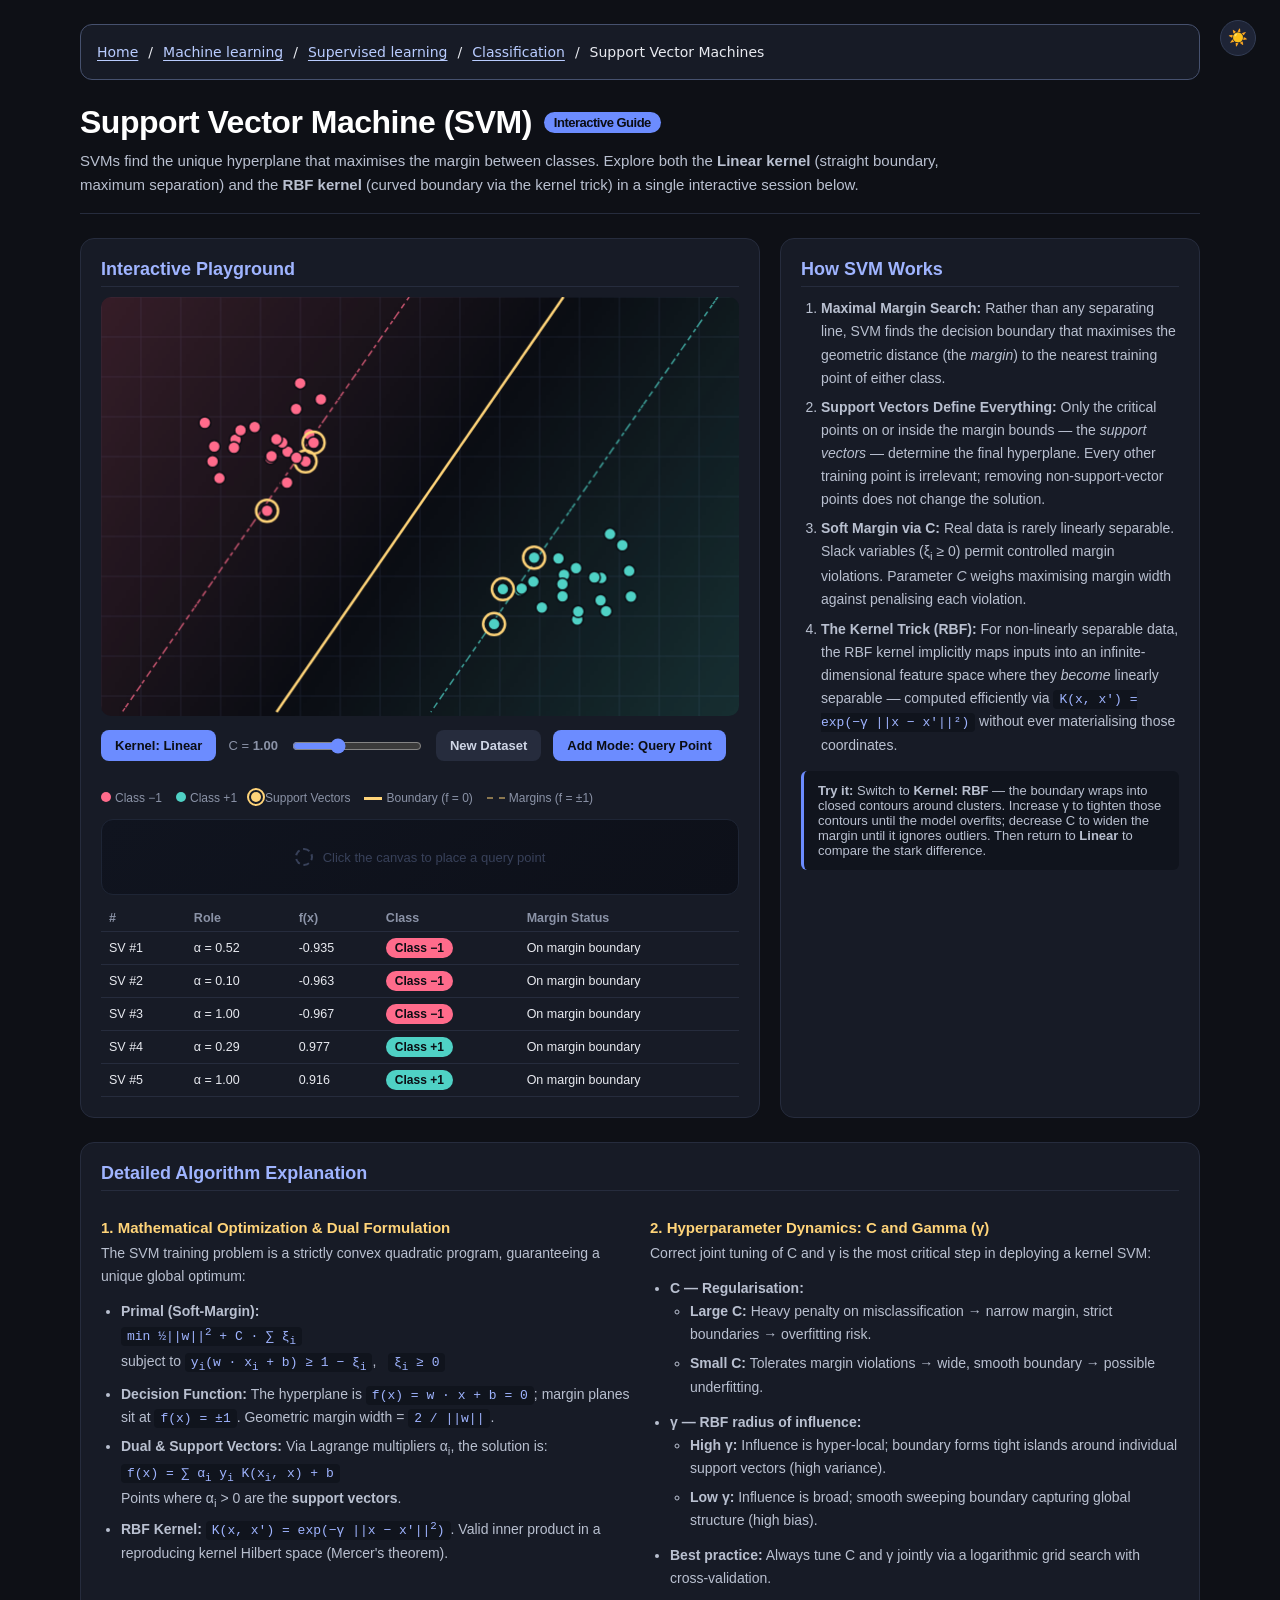
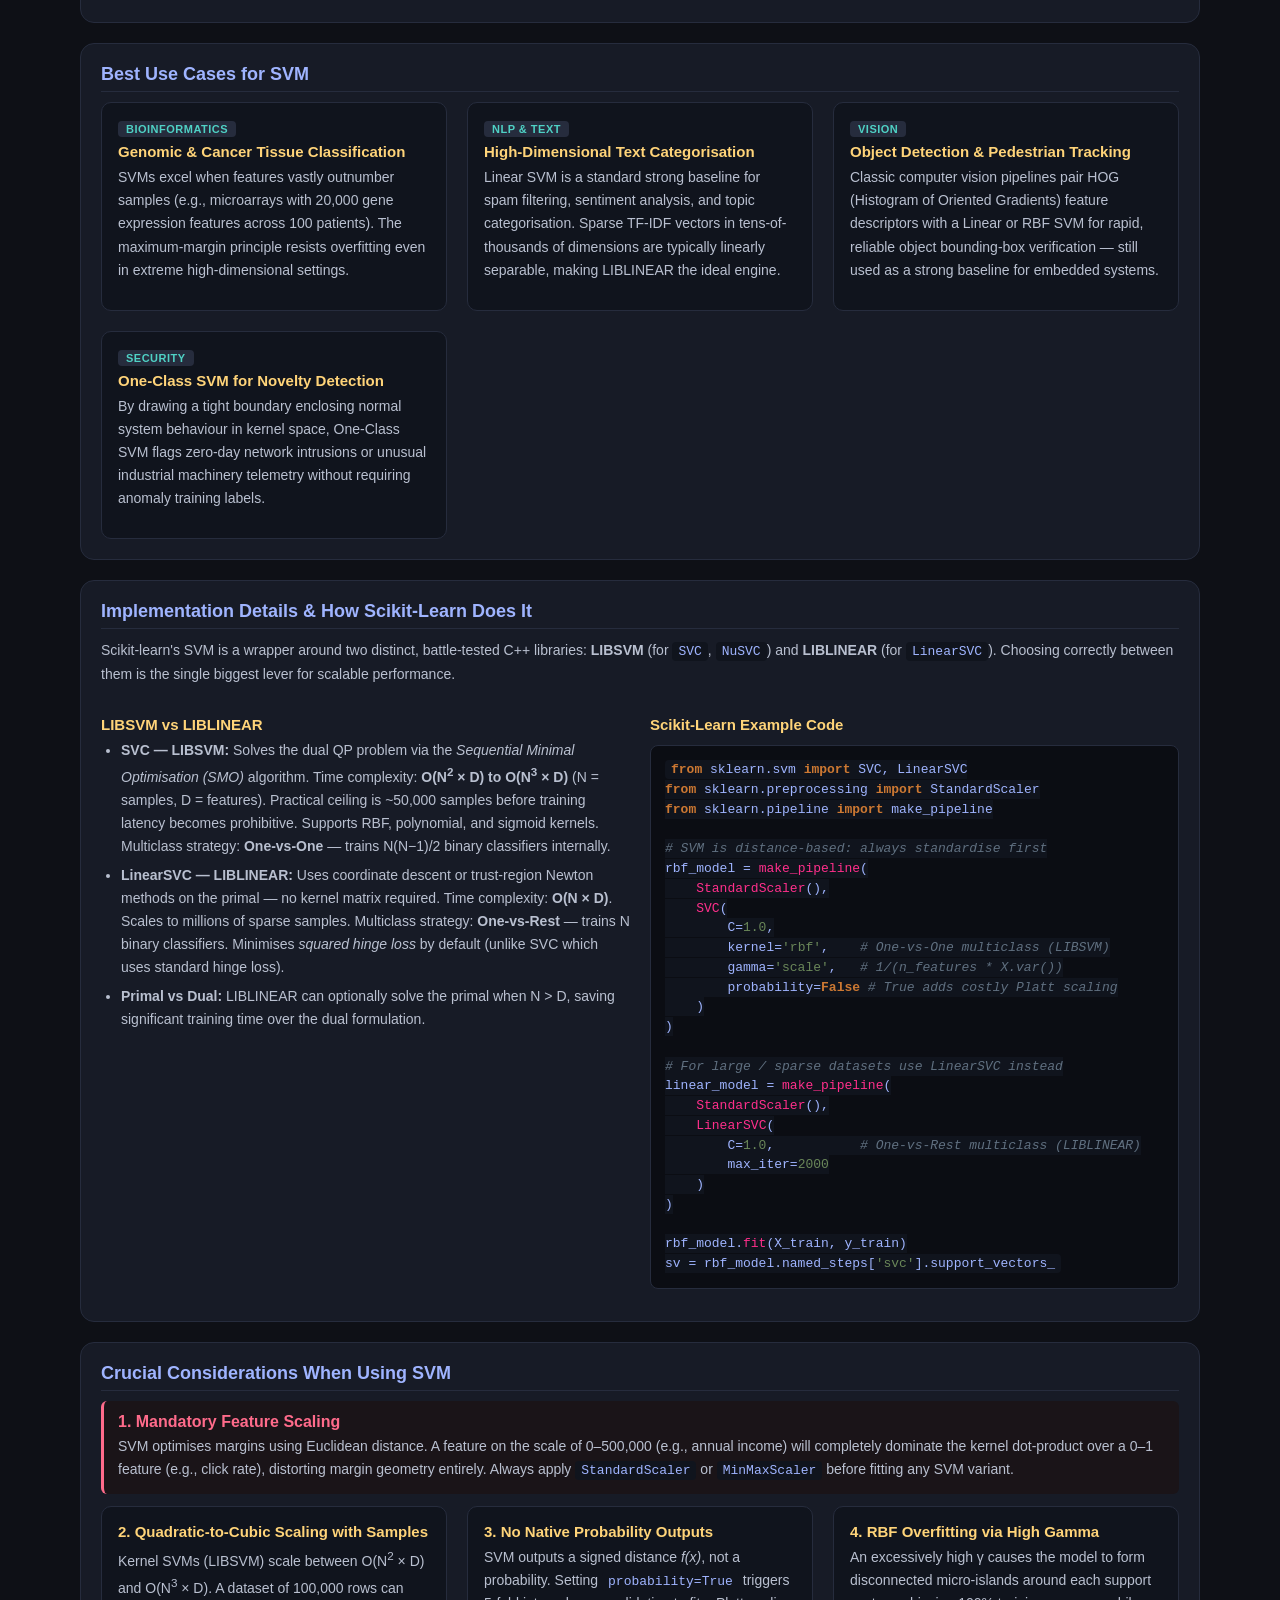
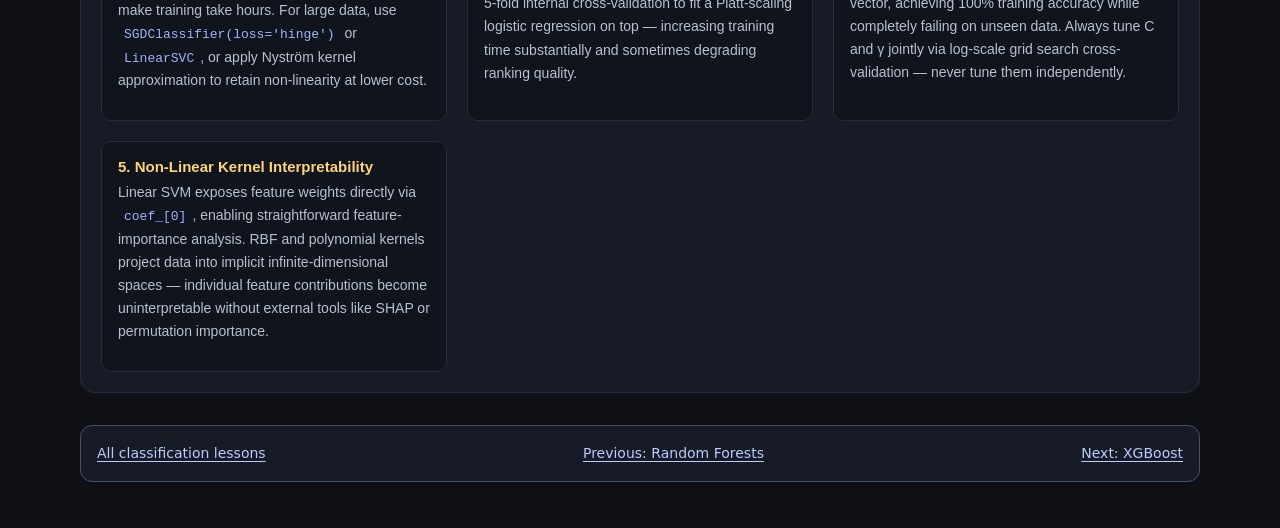
<file: docs/machine-learning/supervised-learning/classification/support-vector-machines/index.html>
<!doctype html>
<html lang="en" data-type="html" data-identifier="8fa51086-631d-44a6-9818-f6ad3b062534" data-title="Support Vector Machines (SVM) — Interactive Explainer" data-version="3" width="1200" height="900"><head><title>Support Vector Machines | Interactive Explainer Series</title><meta name="viewport" content="width=device-width, initial-scale=1"><link rel="stylesheet" href="../../../../assets/css/navigation.css">
<meta charset="utf-8">
<style>
  * { box-sizing: border-box; }
  body {
    margin: 0;
    font-family: -apple-system, BlinkMacSystemFont, "Segoe UI", Roboto, Helvetica, sans-serif;
    background: #0e1016;
    color: #e8eaf0;
    padding: 24px;
    transition: background .25s, color .25s;
  }
  .wrap { max-width: 1120px; margin: 0 auto; }

  header.main-header { margin-bottom: 24px; padding-bottom: 16px; border-bottom: 1px solid #262c3d; transition: border-color .25s; }
  header.main-header h1 { font-size: 32px; margin: 0 0 8px; letter-spacing: -0.5px; color: #fff; display: flex; align-items: center; gap: 12px; flex-wrap: wrap; transition: color .25s; }
  header.main-header h1 .badge-tag { font-size: 13px; background: #6c8cff; color: #0b0d13; padding: 3px 10px; border-radius: 12px; font-weight: 700; }
  header.main-header p { font-size: 15px; color: #b9c0d0; margin: 0; line-height: 1.6; max-width: 900px; transition: color .25s; }

  h2 { font-size: 18px; margin: 0 0 10px; color: #9fb4ff; border-bottom: 1px solid #262c3d; padding-bottom: 6px; transition: color .25s, border-color .25s; }
  h3 { font-size: 15px; margin: 18px 0 6px; color: #ffd479; transition: color .25s; }
  p { line-height: 1.65; color: #b9c0d0; font-size: 14px; margin: 0 0 12px; transition: color .25s; }

  .layout { display: flex; gap: 20px; flex-wrap: wrap; margin-bottom: 24px; }
  .panel { background: #171b26; border: 1px solid #262c3d; border-radius: 14px; padding: 20px; transition: background .25s, border-color .25s; }
  .left { flex: 1 1 620px; }
  .right { flex: 1 1 360px; }
  .full-width { width: 100%; margin-top: 20px; }

  canvas { border-radius: 10px; background: #0b0d13; cursor: crosshair; display: block; width: 100%; height: auto; transition: background .25s; }
  .controls { display: flex; align-items: center; gap: 12px; margin: 14px 0 4px; flex-wrap: wrap; }
  label { font-size: 13px; color: #8b93a7; transition: color .25s; }
  input[type=range] { width: 130px; accent-color: #6c8cff; }
  button { background: #6c8cff; color: #0b0d13; border: 0; border-radius: 8px; padding: 8px 14px; font-size: 13px; font-weight: 600; cursor: pointer; transition: filter .15s; }
  button.ghost { background: #262c3d; color: #cfd6e6; transition: background .25s, color .25s; }
  button:hover { filter: brightness(1.15); }
  .badge { display: inline-block; padding: 3px 9px; border-radius: 20px; font-size: 12px; font-weight: 600; }
  table { width: 100%; border-collapse: collapse; font-size: 12.5px; margin-top: 10px; }
  th, td { text-align: left; padding: 6px 8px; border-bottom: 1px solid #262c3d; transition: border-color .25s; }
  th { color: #8b93a7; font-weight: 600; transition: color .25s; }
  ol, ul { color: #b9c0d0; font-size: 14px; line-height: 1.65; padding-left: 20px; margin: 0 0 12px; transition: color .25s; }
  li { margin-bottom: 6px; }
  .k-warn { color: #ff9f9f; font-size: 12.5px; min-height: 16px; margin-top: 4px; }
  .legend { display: flex; gap: 14px; font-size: 12px; color: #8b93a7; margin-top: 10px; flex-wrap: wrap; transition: color .25s; }
  .dot { display: inline-block; width: 10px; height: 10px; border-radius: 50%; margin-right: 4px; }
  .lsamp { display: inline-block; width: 18px; height: 3px; vertical-align: middle; margin-right: 4px; }
  .tip { background: #10141d; border-left: 3px solid #6c8cff; padding: 12px 14px; border-radius: 6px; font-size: 13px; color: #b9c0d0; margin-top: 14px; transition: background .25s, color .25s; }
  .grid-2 { display: grid; grid-template-columns: repeat(auto-fit, minmax(320px, 1fr)); gap: 20px; }
  .card { background: #10141d; border: 1px solid #262c3d; border-radius: 10px; padding: 16px; transition: background .25s, border-color .25s; }
  .card h3 { margin-top: 0; }
  pre { background: #0b0d13; padding: 14px; border-radius: 8px; border: 1px solid #262c3d; font-family: 'Fira Code', Consolas, monospace; font-size: 12.5px; color: #a9b7c6; overflow-x: auto; line-height: 1.5; transition: background .25s, border-color .25s, color .25s; }
  code { font-family: 'Fira Code', Consolas, monospace; background: #10141d; color: #9fb4ff; padding: 2px 6px; border-radius: 4px; font-size: 13px; transition: background .25s, color .25s; }
  .kw { color: #cc7832; font-weight: bold; }
  .fn { color: #ff2f8b; }
  .str { color: #6a8759; }
  .cm { color: #607080; font-style: italic; }
  .tag { background: #262c3d; color: #4fd1c5; font-size: 11px; padding: 2px 8px; border-radius: 4px; text-transform: uppercase; letter-spacing: .5px; font-weight: bold; margin-bottom: 6px; display: inline-block; transition: background .25s; }
  .warn-box { background: #1a1418; border-left: 3px solid #ff6b8b; padding: 12px 14px; border-radius: 6px; margin-bottom: 12px; transition: background .25s; }

  /* ── Verdict Card ─────────────────────────────────── */
  .verdict-card { background: linear-gradient(140deg,#10141f 0%,#0d1019 100%); border: 1px solid #1e2535; border-radius: 12px; padding: 16px; margin-top: 14px; transition: background .25s, border-color .25s; }
  .vc-empty { display: flex; align-items: center; justify-content: center; gap: 10px; color: #38415a; font-size: 13px; padding: 12px 0; transition: color .25s; }
  .vc-empty-ring { width: 18px; height: 18px; border-radius: 50%; border: 2px dashed #38415a; flex-shrink: 0; transition: border-color .25s; }
  .vc-header { display: flex; align-items: center; justify-content: space-between; margin-bottom: 14px; padding-bottom: 10px; border-bottom: 1px solid #181f2e; transition: border-color .25s; }
  .vc-section-title { font-size: 10px; text-transform: uppercase; letter-spacing: 1.2px; color: #424e6a; font-weight: 700; transition: color .25s; }
  .vc-model-pill { background: #131826; border: 1px solid #222c3f; padding: 3px 10px; border-radius: 20px; font-size: 11px; color: #5c6e96; font-family: 'Fira Code', Consolas, monospace; transition: background .25s, border-color .25s, color .25s; }
  .vc-metrics { display: grid; grid-template-columns: 1fr 1fr 1fr; gap: 14px; margin-bottom: 16px; }
  .vc-metric { display: flex; flex-direction: column; gap: 6px; }
  .vc-metric-label { font-size: 10px; text-transform: uppercase; letter-spacing: .8px; color: #424e6a; font-weight: 600; transition: color .25s; }
  .vc-metric-value { font-size: 22px; font-weight: 800; font-family: 'Fira Code', Consolas, monospace; line-height: 1; letter-spacing: -.5px; }
  .vc-class-chip { display: inline-flex; align-items: center; gap: 7px; padding: 5px 11px 5px 8px; border-radius: 8px; width: fit-content; }
  .vc-chip-dot { width: 8px; height: 8px; border-radius: 50%; flex-shrink: 0; }
  .vc-chip-label { font-size: 13px; font-weight: 700; letter-spacing: .2px; }
  .vc-status-row { display: flex; align-items: center; gap: 7px; margin-top: 2px; }
  .vc-status-dot { width: 7px; height: 7px; border-radius: 50%; flex-shrink: 0; }
  .vc-status-text { font-size: 12.5px; font-weight: 600; }
  .vc-gauge-bar { position: relative; height: 10px; border-radius: 5px; background: linear-gradient(to right,#ff6b8b 0%,rgba(255,107,139,.38) 30%,rgba(24,30,46,.95) 41%,rgba(24,30,46,.95) 59%,rgba(79,209,197,.38) 70%,#4fd1c5 100%); overflow: visible; transition: background .25s; }
  .vc-gauge-tick { position: absolute; top: -4px; width: 1px; height: 18px; background: rgba(255,255,255,.18); transform: translateX(-50%); transition: background .25s; }
  .vc-gauge-needle { position: absolute; top: -6px; width: 3px; height: 22px; background: #ffd479; border-radius: 3px; transform: translateX(-50%); box-shadow: 0 0 8px rgba(255,212,121,.9),0 0 18px rgba(255,212,121,.3); z-index: 2; transition: left .12s ease; }
  .vc-gauge-axis { position: relative; height: 16px; margin-top: 5px; }
  .vc-gauge-axis-label { position: absolute; font-size: 10px; transform: translateX(-50%); font-family: 'Fira Code', Consolas, monospace; }
  .vc-gauge-zones { display: flex; justify-content: space-between; margin-top: 2px; }
  .vc-gauge-zone-label { font-size: 10.5px; opacity: .65; }

  /* ── Theme Toggle Button ──────────────────────────── */
  #theme-toggle {
    position: fixed;
    top: 20px;
    right: 24px;
    width: 36px;
    height: 36px;
    border-radius: 50%;
    background: #1e2436;
    border: 1px solid #333d55;
    font-size: 16px;
    cursor: pointer;
    display: flex;
    align-items: center;
    justify-content: center;
    padding: 0;
    z-index: 1000;
    transition: background .25s, border-color .25s, transform .15s;
    line-height: 1;
  }
  #theme-toggle:hover { filter: none; transform: scale(1.1); }

  /* ── Light Mode Overrides ─────────────────────────── */
  body.light { background: #f0f3fa; color: #1a1f2e; }
  body.light #theme-toggle { background: #e4e8f5; border-color: #c4cce0; }
  body.light header.main-header { border-bottom-color: #d4daf0; }
  body.light header.main-header h1 { color: #1a1f2e; }
  body.light header.main-header p { color: #4a5270; }
  body.light h2 { color: #3b5bdb; border-bottom-color: #d4daf0; }
  body.light h3 { color: #9a7000; }
  body.light p { color: #4a5270; }
  body.light ol, body.light ul { color: #4a5270; }
  body.light .panel { background: #ffffff; border-color: #d4daf0; }
  body.light .card { background: #f5f7fe; border-color: #d4daf0; }
  body.light canvas { background: #eaeefc; }
  body.light pre { background: #f2f4fc; border-color: #d4daf0; color: #2d3660; }
  body.light code { background: #e8edfb; color: #2d52c4; }
  body.light .kw { color: #b05800; }
  body.light .fn { color: #b5096a; }
  body.light .str { color: #3a6e2a; }
  body.light .cm { color: #5a6a7a; }
  body.light th { color: #6878a8; }
  body.light td, body.light th { border-bottom-color: #d4daf0; }
  body.light label { color: #6878a8; }
  body.light .legend { color: #6878a8; }
  body.light button.ghost { background: #e4e8f5; color: #3a4268; }
  body.light .tag { background: #e4e8fa; color: #1d7a6a; }
  body.light .tip { background: #eef2ff; color: #3d4a6e; }
  body.light .warn-box { background: #fff5f5; }
  body.light .k-warn { color: #c0392b; }
  body.light .verdict-card { background: linear-gradient(140deg,#f8faff 0%,#f2f5fb 100%); border-color: #d0d8ee; }
  body.light .vc-header { border-bottom-color: #dce4f4; }
  body.light .vc-section-title { color: #8594b8; }
  body.light .vc-model-pill { background: #e8edfb; border-color: #d0d8ee; color: #5868a0; }
  body.light .vc-metric-label { color: #8594b8; }
  body.light .vc-empty { color: #a8b2cc; }
  body.light .vc-empty-ring { border-color: #a8b2cc; }
  body.light .vc-gauge-bar { background: linear-gradient(to right,#ff6b8b 0%,rgba(255,107,139,.45) 30%,rgba(198,206,226,.95) 41%,rgba(198,206,226,.95) 59%,rgba(79,209,197,.45) 70%,#4fd1c5 100%); }
  body.light .vc-gauge-tick { background: rgba(0,0,0,.15); }
</style>
</head>
<body><nav class="series-nav" aria-label="Breadcrumb"><a href="../../../../">Home</a><span aria-hidden="true">/</span><a href="../../../">Machine learning</a><span aria-hidden="true">/</span><a href="../../">Supervised learning</a><span aria-hidden="true">/</span><a href="../">Classification</a><span aria-hidden="true">/</span><span aria-current="page">Support Vector Machines</span></nav>

  <!-- Theme Toggle -->
  <button id="theme-toggle" title="Toggle light / dark mode">☀️</button>

<div class="wrap">

  <header class="main-header">
    <h1 id="main-title">
      Support Vector Machine (SVM)
      <span class="badge-tag">Interactive Guide</span>
    </h1>
    <p id="main-desc">SVMs find the unique hyperplane that maximises the margin between classes. Explore both the <strong>Linear kernel</strong> (straight boundary, maximum separation) and the <strong>RBF kernel</strong> (curved boundary via the kernel trick) in a single interactive session below.</p>
  </header>

  <div class="layout">
    <div class="panel left">
      <h2 id="h-canvas">Interactive Playground</h2>
      <canvas id="plot" width="640" height="420"></canvas>
      <div class="controls">
        <button id="kernel-toggle">Kernel: Linear</button>
        <label for="c-slider">C = <strong id="c-val">1.00</strong></label>
        <input type="range" id="c-slider" min="-1" max="2" step="0.25" value="0">
        <label id="gamma-label" for="gamma-slider" style="display:none;">γ = <strong id="gamma-val">10</strong></label>
        <input type="range" id="gamma-slider" min="1" max="50" step="1" value="10" style="display:none;">
        <button id="reseed" class="ghost">New Dataset</button>
        <button id="mode-btn">Add Mode: Query Point</button>
      </div>
      <div class="k-warn" id="warn"></div>
      <div class="legend">
        <span><span class="dot" style="background:#ff6b8b"></span>Class −1</span>
        <span><span class="dot" style="background:#4fd1c5"></span>Class +1</span>
        <span><span class="dot" style="background:#ffd479;outline:2px solid #ffd479;outline-offset:2px;"></span>Support Vectors</span>
        <span><span class="lsamp" style="background:#ffd479;"></span>Boundary (f = 0)</span>
        <span><span class="lsamp" style="border-top:2px dashed rgba(255,212,121,.5);"></span>Margins (f = ±1)</span>
      </div>
      <div class="verdict-card" id="verdict-card">
        <div class="vc-empty"><div class="vc-empty-ring"></div>Click the canvas to place a query point</div>
      </div>
      <table id="tbl">
        <thead><tr><th>#</th><th>Role</th><th>f(x)</th><th>Class</th><th>Margin Status</th></tr></thead>
        <tbody id="tbody"></tbody>
      </table>
    </div>

    <div class="panel right">
      <h2 id="h-how">How SVM Works</h2>
      <ol>
        <li><strong>Maximal Margin Search:</strong> Rather than any separating line, SVM finds the decision boundary that maximises the geometric distance (the <em>margin</em>) to the nearest training point of either class.</li>
        <li><strong>Support Vectors Define Everything:</strong> Only the critical points on or inside the margin bounds — the <em>support vectors</em> — determine the final hyperplane. Every other training point is irrelevant; removing non-support-vector points does not change the solution.</li>
        <li><strong>Soft Margin via C:</strong> Real data is rarely linearly separable. Slack variables (ξ<sub>i</sub> ≥ 0) permit controlled margin violations. Parameter <i>C</i> weighs maximising margin width against penalising each violation.</li>
        <li><strong>The Kernel Trick (RBF):</strong> For non-linearly separable data, the RBF kernel implicitly maps inputs into an infinite-dimensional feature space where they <em>become</em> linearly separable — computed efficiently via <code>K(x, x') = exp(−γ ||x − x'||²)</code> without ever materialising those coordinates.</li>
      </ol>
      <div class="tip"><strong>Try it:</strong> Switch to <strong>Kernel: RBF</strong> — the boundary wraps into closed contours around clusters. Increase γ to tighten those contours until the model overfits; decrease C to widen the margin until it ignores outliers. Then return to <strong>Linear</strong> to compare the stark difference.</div>
    </div>
  </div>

  <!-- Deep Dive -->
  <div class="panel full-width">
    <h2 id="h-deep-dive">Detailed Algorithm Explanation</h2>
    <div class="grid-2">
      <div>
        <h3 id="h-math">1. Mathematical Optimization &amp; Dual Formulation</h3>
        <p>The SVM training problem is a strictly convex quadratic program, guaranteeing a unique global optimum:</p>
        <ul>
          <li><strong>Primal (Soft-Margin):</strong><br>
            <code>min ½||w||<sup>2</sup> + C · ∑ ξ<sub>i</sub></code><br>
            subject to <code>y<sub>i</sub>(w · x<sub>i</sub> + b) ≥ 1 − ξ<sub>i</sub></code>, &nbsp; <code>ξ<sub>i</sub> ≥ 0</code>
          </li>
          <li><strong>Decision Function:</strong> The hyperplane is <code>f(x) = w · x + b = 0</code>; margin planes sit at <code>f(x) = ±1</code>. Geometric margin width = <code>2 / ||w||</code>.</li>
          <li><strong>Dual &amp; Support Vectors:</strong> Via Lagrange multipliers α<sub>i</sub>, the solution is:<br>
            <code>f(x) = ∑ α<sub>i</sub> y<sub>i</sub> K(x<sub>i</sub>, x) + b</code><br>
            Points where α<sub>i</sub> &gt; 0 are the <strong>support vectors</strong>.</li>
          <li><strong>RBF Kernel:</strong> <code>K(x, x') = exp(−γ ||x − x'||<sup>2</sup>)</code>. Valid inner product in a reproducing kernel Hilbert space (Mercer's theorem).</li>
        </ul>
      </div>
      <div>
        <h3 id="h-params">2. Hyperparameter Dynamics: C and Gamma (γ)</h3>
        <p>Correct joint tuning of C and γ is the most critical step in deploying a kernel SVM:</p>
        <ul>
          <li><strong>C — Regularisation:</strong>
            <ul>
              <li><strong>Large C:</strong> Heavy penalty on misclassification → narrow margin, strict boundaries → overfitting risk.</li>
              <li><strong>Small C:</strong> Tolerates margin violations → wide, smooth boundary → possible underfitting.</li>
            </ul>
          </li>
          <li><strong>γ — RBF radius of influence:</strong>
            <ul>
              <li><strong>High γ:</strong> Influence is hyper-local; boundary forms tight islands around individual support vectors (high variance).</li>
              <li><strong>Low γ:</strong> Influence is broad; smooth sweeping boundary capturing global structure (high bias).</li>
            </ul>
          </li>
          <li><strong>Best practice:</strong> Always tune C and γ jointly via a logarithmic grid search with cross-validation.</li>
        </ul>
      </div>
    </div>
  </div>

  <!-- Use Cases -->
  <div class="panel full-width">
    <h2 id="h-usecases">Best Use Cases for SVM</h2>
    <div class="grid-2">
      <div class="card">
        <span class="tag">Bioinformatics</span>
        <h3 id="h-genomics">Genomic &amp; Cancer Tissue Classification</h3>
        <p>SVMs excel when features vastly outnumber samples (e.g., microarrays with 20,000 gene expression features across 100 patients). The maximum-margin principle resists overfitting even in extreme high-dimensional settings.</p>
      </div>
      <div class="card">
        <span class="tag">NLP &amp; Text</span>
        <h3 id="h-text">High-Dimensional Text Categorisation</h3>
        <p>Linear SVM is a standard strong baseline for spam filtering, sentiment analysis, and topic categorisation. Sparse TF-IDF vectors in tens-of-thousands of dimensions are typically linearly separable, making LIBLINEAR the ideal engine.</p>
      </div>
      <div class="card">
        <span class="tag">Vision</span>
        <h3 id="h-face">Object Detection &amp; Pedestrian Tracking</h3>
        <p>Classic computer vision pipelines pair HOG (Histogram of Oriented Gradients) feature descriptors with a Linear or RBF SVM for rapid, reliable object bounding-box verification — still used as a strong baseline for embedded systems.</p>
      </div>
      <div class="card">
        <span class="tag">Security</span>
        <h3 id="h-oneclass">One-Class SVM for Novelty Detection</h3>
        <p>By drawing a tight boundary enclosing normal system behaviour in kernel space, One-Class SVM flags zero-day network intrusions or unusual industrial machinery telemetry without requiring anomaly training labels.</p>
      </div>
    </div>
  </div>

  <!-- Implementation -->
  <div class="panel full-width">
    <h2 id="h-impl">Implementation Details &amp; How Scikit-Learn Does It</h2>
    <p id="p-impl-intro">Scikit-learn's SVM is a wrapper around two distinct, battle-tested C++ libraries: <strong>LIBSVM</strong> (for <code>SVC</code>, <code>NuSVC</code>) and <strong>LIBLINEAR</strong> (for <code>LinearSVC</code>). Choosing correctly between them is the single biggest lever for scalable performance.</p>
    <div class="grid-2">
      <div>
        <h3 id="h-libsvm">LIBSVM vs LIBLINEAR</h3>
        <ul>
          <li><strong>SVC — LIBSVM:</strong> Solves the dual QP problem via the <em>Sequential Minimal Optimisation (SMO)</em> algorithm. Time complexity: <strong>O(N<sup>2</sup> × D) to O(N<sup>3</sup> × D)</strong> (N = samples, D = features). Practical ceiling is ~50,000 samples before training latency becomes prohibitive. Supports RBF, polynomial, and sigmoid kernels. Multiclass strategy: <strong>One-vs-One</strong> — trains N(N−1)/2 binary classifiers internally.</li>
          <li><strong>LinearSVC — LIBLINEAR:</strong> Uses coordinate descent or trust-region Newton methods on the primal — no kernel matrix required. Time complexity: <strong>O(N × D)</strong>. Scales to millions of sparse samples. Multiclass strategy: <strong>One-vs-Rest</strong> — trains N binary classifiers. Minimises <em>squared hinge loss</em> by default (unlike SVC which uses standard hinge loss).</li>
          <li><strong>Primal vs Dual:</strong> LIBLINEAR can optionally solve the primal when N &gt; D, saving significant training time over the dual formulation.</li>
        </ul>
      </div>
      <div>
        <h3 id="h-code">Scikit-Learn Example Code</h3>
        <pre><code><span class="kw">from</span> sklearn.svm <span class="kw">import</span> SVC, LinearSVC
<span class="kw">from</span> sklearn.preprocessing <span class="kw">import</span> StandardScaler
<span class="kw">from</span> sklearn.pipeline <span class="kw">import</span> make_pipeline

<span class="cm"># SVM is distance-based: always standardise first</span>
rbf_model = <span class="fn">make_pipeline</span>(
    <span class="fn">StandardScaler</span>(),
    <span class="fn">SVC</span>(
        C=<span class="str">1.0</span>,
        kernel=<span class="str">'rbf'</span>,    <span class="cm"># One-vs-One multiclass (LIBSVM)</span>
        gamma=<span class="str">'scale'</span>,   <span class="cm"># 1/(n_features * X.var())</span>
        probability=<span class="kw">False</span> <span class="cm"># True adds costly Platt scaling</span>
    )
)

<span class="cm"># For large / sparse datasets use LinearSVC instead</span>
linear_model = <span class="fn">make_pipeline</span>(
    <span class="fn">StandardScaler</span>(),
    <span class="fn">LinearSVC</span>(
        C=<span class="str">1.0</span>,           <span class="cm"># One-vs-Rest multiclass (LIBLINEAR)</span>
        max_iter=<span class="str">2000</span>
    )
)

rbf_model.<span class="fn">fit</span>(X_train, y_train)
sv = rbf_model.named_steps[<span class="str">'svc'</span>].support_vectors_</code></pre>
      </div>
    </div>
  </div>

  <!-- Pitfalls -->
  <div class="panel full-width">
    <h2 id="h-pitfalls">Crucial Considerations When Using SVM</h2>
    <div class="warn-box">
      <strong style="color:#ff6b8b;">1. Mandatory Feature Scaling</strong>
      <p style="margin-top:4px;margin-bottom:0;">SVM optimises margins using Euclidean distance. A feature on the scale of 0–500,000 (e.g., annual income) will completely dominate the kernel dot-product over a 0–1 feature (e.g., click rate), distorting margin geometry entirely. Always apply <code>StandardScaler</code> or <code>MinMaxScaler</code> before fitting any SVM variant.</p>
    </div>
    <div class="grid-2">
      <div class="card">
        <h3 id="h-scale">2. Quadratic-to-Cubic Scaling with Samples</h3>
        <p>Kernel SVMs (LIBSVM) scale between O(N<sup>2</sup> × D) and O(N<sup>3</sup> × D). A dataset of 100,000 rows can make training take hours. For large data, use <code>SGDClassifier(loss='hinge')</code> or <code>LinearSVC</code>, or apply Nyström kernel approximation to retain non-linearity at lower cost.</p>
      </div>
      <div class="card">
        <h3 id="h-proba">3. No Native Probability Outputs</h3>
        <p>SVM outputs a signed distance <i>f(x)</i>, not a probability. Setting <code>probability=True</code> triggers 5-fold internal cross-validation to fit a Platt-scaling logistic regression on top — increasing training time substantially and sometimes degrading ranking quality.</p>
      </div>
      <div class="card">
        <h3 id="h-overfit">4. RBF Overfitting via High Gamma</h3>
        <p>An excessively high γ causes the model to form disconnected micro-islands around each support vector, achieving 100% training accuracy while completely failing on unseen data. Always tune C and γ jointly via log-scale grid search cross-validation — never tune them independently.</p>
      </div>
      <div class="card">
        <h3 id="h-interp">5. Non-Linear Kernel Interpretability</h3>
        <p>Linear SVM exposes feature weights directly via <code>coef_[0]</code>, enabling straightforward feature-importance analysis. RBF and polynomial kernels project data into implicit infinite-dimensional spaces — individual feature contributions become uninterpretable without external tools like SHAP or permutation importance.</p>
      </div>
    </div>
  </div>

</div>

<script>
const cv = document.getElementById('plot');
const ctx = cv.getContext('2d');
const W = cv.width, H = cv.height;

let pts = [], query = null, kernel = 'linear', C = 1.0, gamma = 10, addMode = 0;
let isDark = true;

const offCv = document.createElement('canvas');
const OW = 160, OH = 105;
offCv.width = OW; offCv.height = OH;
const offCtx = offCv.getContext('2d');

function K(p1, p2) {
  if (kernel === 'linear') {
    return (p1.x * p2.x + p1.y * p2.y) * 0.00002;
  } else {
    const sc = 640;
    const dx = (p1.x - p2.x) / sc, dy = (p1.y - p2.y) / sc;
    return Math.exp(-gamma * (dx * dx + dy * dy));
  }
}

function seed() {
  pts = []; query = null;
  if (kernel === 'linear') {
    [[175,145],[465,285]].forEach((c, ci) => {
      for (let i = 0; i < 22; i++)
        pts.push({ x: c[0]+(Math.random()+Math.random()-1)*100, y: c[1]+(Math.random()+Math.random()-1)*80, yVal: ci===0?-1:1 });
    });
  } else {
    const cx = W/2, cy = H/2;
    for (let i = 0; i < 28; i++) { const r=52+Math.random()*50,th=Math.random()*Math.PI*2; pts.push({x:cx+Math.cos(th)*r,y:cy+Math.sin(th)*r,yVal:1}); }
    for (let i = 0; i < 34; i++) { const r=145+Math.random()*60,th=Math.random()*Math.PI*2; pts.push({x:cx+Math.cos(th)*r,y:cy+Math.sin(th)*r,yVal:-1}); }
  }
  pts = pts.filter(p => p.x>14&&p.x<W-14&&p.y>14&&p.y<H-14);
}

function trainSVM() {
  const n = pts.length;
  if (!n) return { alpha:new Float64Array(0), b:0, svIndices:[], decisionFn:()=>0 };
  const alpha = new Float64Array(n);
  let b = 0;
  const gram = Array.from({length:n},(_,i)=>{ const row=new Float64Array(n); for(let j=0;j<=i;j++) row[j]=K(pts[i],pts[j]); return row; });
  for (let i=0;i<n;i++) for (let j=i+1;j<n;j++) gram[i][j]=gram[j][i];
  function fi(idx) { let s=b; for(let j=0;j<n;j++) if(alpha[j]>1e-6) s+=alpha[j]*pts[j].yVal*gram[j][idx]; return s; }
  for (let pass=0;pass<50;pass++) {
    let changed=0;
    for (let i=0;i<n;i++) {
      const Ei=fi(i)-pts[i].yVal;
      if ((pts[i].yVal*Ei<-0.01&&alpha[i]<C)||(pts[i].yVal*Ei>0.01&&alpha[i]>0)) {
        let j=Math.floor(Math.random()*(n-1)); if(j>=i) j++;
        const Ej=fi(j)-pts[j].yVal, aiO=alpha[i], ajO=alpha[j];
        let L,H;
        if (pts[i].yVal!==pts[j].yVal) { L=Math.max(0,alpha[j]-alpha[i]); H=Math.min(C,C+alpha[j]-alpha[i]); }
        else { L=Math.max(0,alpha[i]+alpha[j]-C); H=Math.min(C,alpha[i]+alpha[j]); }
        if (L>=H) continue;
        const eta=2*gram[i][j]-gram[i][i]-gram[j][j];
        if (eta>=0) continue;
        alpha[j]=Math.min(H,Math.max(L,alpha[j]-pts[j].yVal*(Ei-Ej)/eta));
        if (Math.abs(alpha[j]-ajO)<1e-5) continue;
        alpha[i]+=pts[i].yVal*pts[j].yVal*(ajO-alpha[j]);
        const b1=b-Ei-pts[i].yVal*(alpha[i]-aiO)*gram[i][i]-pts[j].yVal*(alpha[j]-ajO)*gram[i][j];
        const b2=b-Ej-pts[i].yVal*(alpha[i]-aiO)*gram[i][j]-pts[j].yVal*(alpha[j]-ajO)*gram[j][j];
        b=(alpha[i]>0&&alpha[i]<C)?b1:(alpha[j]>0&&alpha[j]<C)?b2:(b1+b2)/2;
        changed++;
      }
    }
    if (!changed&&pass>12) break;
  }
  const svIndices=[];
  for (let i=0;i<n;i++) if(alpha[i]>1e-5) svIndices.push(i);
  function decisionFn(x,y) { const pt={x,y}; let s=b; for(const idx of svIndices) s+=alpha[idx]*pts[idx].yVal*K(pts[idx],pt); return s; }
  return {alpha,b,svIndices,decisionFn};
}

function draw() {
  ctx.clearRect(0,0,W,H);
  const gridColor = isDark ? '#1a1f2c' : '#d4daf0';
  ctx.strokeStyle = gridColor; ctx.lineWidth=1;
  for (let x=0;x<W;x+=40){ctx.beginPath();ctx.moveTo(x,0);ctx.lineTo(x,H);ctx.stroke();}
  for (let y=0;y<H;y+=40){ctx.beginPath();ctx.moveTo(0,y);ctx.lineTo(W,y);ctx.stroke();}
  const model = trainSVM();
  const img = offCtx.createImageData(OW,OH);
  const d = img.data;
  const sx=W/OW, sy=H/OH;
  const maxA = isDark ? 46 : 62;
  for (let py=0;py<OH;py++) for (let px=0;px<OW;px++) {
    const f=model.decisionFn(px*sx,py*sy), i4=(py*OW+px)*4, a=Math.min(maxA,Math.abs(f)*15);
    if (f>=0){d[i4]=79;d[i4+1]=209;d[i4+2]=197;d[i4+3]=a;}
    else {d[i4]=255;d[i4+1]=107;d[i4+2]=139;d[i4+3]=a;}
  }
  offCtx.putImageData(img,0,0);
  ctx.save(); ctx.imageSmoothingEnabled=true; ctx.drawImage(offCv,0,0,W,H); ctx.restore();
  drawContours(model.decisionFn);
  const svSet=new Set(model.svIndices);
  pts.forEach((p,i)=>{
    if (svSet.has(i)){ctx.beginPath();ctx.arc(p.x,p.y,11,0,Math.PI*2);ctx.strokeStyle='#ffd479';ctx.lineWidth=2.5;ctx.stroke();}
    ctx.beginPath();ctx.arc(p.x,p.y,6,0,Math.PI*2);ctx.fillStyle=p.yVal===-1?'#ff6b8b':'#4fd1c5';ctx.fill();ctx.strokeStyle='#0b0d13';ctx.lineWidth=1.5;ctx.stroke();
  });
  if (query){
    const qVal=model.decisionFn(query.x,query.y);
    ctx.beginPath();ctx.arc(query.x,query.y,9,0,Math.PI*2);ctx.fillStyle='#ffd479';ctx.fill();ctx.strokeStyle='#ffffff';ctx.lineWidth=2.5;ctx.stroke();
    report(model,qVal);
  } else { report(model,null); }
}

function drawContours(fn) {
  const step=8, cols=Math.floor(W/step), rows=Math.floor(H/step);
  const vals=[];
  for (let r=0;r<=rows;r++){vals[r]=new Float64Array(cols+1);for(let c=0;c<=cols;c++) vals[r][c]=fn(c*step,r*step);}
  function contour(thresh,color,dashed,lw){
    ctx.strokeStyle=color;ctx.lineWidth=lw;ctx.setLineDash(dashed?[4,4]:[]);ctx.beginPath();
    for(let r=0;r<rows;r++) for(let c=0;c<cols;c++){
      const x=c*step,y=r*step,v1=vals[r][c]-thresh,v2=vals[r][c+1]-thresh,v3=vals[r+1][c+1]-thresh,v4=vals[r+1][c]-thresh;
      const pp=[];
      if((v1>0)!==(v2>0)) pp.push({x:x+step*(-v1/(v2-v1)),y});
      if((v2>0)!==(v3>0)) pp.push({x:x+step,y:y+step*(-v2/(v3-v2))});
      if((v3>0)!==(v4>0)) pp.push({x:x+step*(-v4/(v3-v4)),y:y+step});
      if((v4>0)!==(v1>0)) pp.push({x,y:y+step*(-v1/(v4-v1))});
      if(pp.length===2){ctx.moveTo(pp[0].x,pp[0].y);ctx.lineTo(pp[1].x,pp[1].y);}
      else if(pp.length===4){ctx.moveTo(pp[0].x,pp[0].y);ctx.lineTo(pp[1].x,pp[1].y);ctx.moveTo(pp[2].x,pp[2].y);ctx.lineTo(pp[3].x,pp[3].y);}
    }
    ctx.stroke();ctx.setLineDash([]);
  }
  contour(-1,'rgba(255,107,139,0.72)',true,1.5);
  contour( 1,'rgba(79,209,197,0.72)',true,1.5);
  contour( 0,'#ffd479',false,2.5);
}

function report(model, qVal) {
  const tb=document.getElementById('tbody'), vc=document.getElementById('verdict-card'), warn=document.getElementById('warn');
  tb.innerHTML='';
  const svCount=model.svIndices.length;
  warn.textContent=svCount===0?'Warning: No support vectors found — try adjusting C or regenerating the dataset.':svCount>pts.length*0.75?'Notice: High support vector count — wide soft-margin or high-variance model.':'';
  if (qVal===null) {
    vc.innerHTML=`<div class="vc-empty"><div class="vc-empty-ring"></div>Click the canvas to place a query point</div>`;
  } else {
    const isPos=qVal>=0, classLabel=isPos?'Class +1':'Class &minus;1', classColor=isPos?'#4fd1c5':'#ff6b8b';
    const classBg=isPos?'rgba(79,209,197,.1)':'rgba(255,107,139,.1)', classBorder=isPos?'rgba(79,209,197,.28)':'rgba(255,107,139,.28)';
    const fStr=(qVal>=0?'+':'')+qVal.toFixed(3), absF=Math.abs(qVal);
    let statusLabel,statusColor;
    if (absF>=2.0){statusLabel='Strongly Classified';statusColor=classColor;}
    else if(absF>=1.0){statusLabel='Outside Margin';statusColor='#7acc5a';}
    else if(absF>=0.4){statusLabel='Within Margin';statusColor='#ffd479';}
    else{statusLabel='Near Boundary \u26a0';statusColor='#ff9f9f';}
    const pct=Math.min(98,Math.max(2,(qVal+3)/6*100));
    const kLabel=kernel==='linear'?'Linear Kernel':'RBF Kernel', extra=kernel==='rbf'?` \u00b7 \u03b3 = ${gamma}`:'';
    vc.innerHTML=`
      <div class="vc-header">
        <span class="vc-section-title">Prediction Result</span>
        <span class="vc-model-pill">${kLabel} &middot; C = ${C.toFixed(2)}${extra}</span>
      </div>
      <div class="vc-metrics">
        <div class="vc-metric">
          <span class="vc-metric-label">Decision f(x)</span>
          <span class="vc-metric-value" style="color:${classColor}">${fStr}</span>
        </div>
        <div class="vc-metric">
          <span class="vc-metric-label">Predicted Class</span>
          <div class="vc-class-chip" style="background:${classBg};border:1px solid ${classBorder};">
            <span class="vc-chip-dot" style="background:${classColor};box-shadow:0 0 5px ${classColor}70;"></span>
            <span class="vc-chip-label" style="color:${classColor}">${classLabel}</span>
          </div>
        </div>
        <div class="vc-metric">
          <span class="vc-metric-label">Confidence Zone</span>
          <div class="vc-status-row">
            <span class="vc-status-dot" style="background:${statusColor};box-shadow:0 0 4px ${statusColor}80;"></span>
            <span class="vc-status-text" style="color:${statusColor}">${statusLabel}</span>
          </div>
        </div>
      </div>
      <div>
        <div class="vc-gauge-bar">
          <div class="vc-gauge-tick" style="left:33.3%"></div>
          <div class="vc-gauge-tick" style="left:50%"></div>
          <div class="vc-gauge-tick" style="left:66.7%"></div>
          <div class="vc-gauge-needle" style="left:${pct}%"></div>
        </div>
        <div class="vc-gauge-axis">
          <span class="vc-gauge-axis-label" style="left:33.3%;color:rgba(255,107,139,.55);">&minus;1</span>
          <span class="vc-gauge-axis-label" style="left:50%;color:rgba(255,255,255,.28);">0</span>
          <span class="vc-gauge-axis-label" style="left:66.7%;color:rgba(79,209,197,.55);">+1</span>
        </div>
        <div class="vc-gauge-zones">
          <span class="vc-gauge-zone-label" style="color:#ff6b8b;">&larr; Class &minus;1</span>
          <span class="vc-gauge-zone-label" style="color:#4fd1c5;">Class +1 &rarr;</span>
        </div>
      </div>`;
  }
  model.svIndices.slice(0,5).forEach((idx,i)=>{
    const p=pts[idx],fv=model.decisionFn(p.x,p.y),col=p.yVal===1?'#4fd1c5':'#ff6b8b',onM=Math.abs(Math.abs(fv)-1.0)<0.3;
    tb.innerHTML+=`<tr><td>SV #${i+1}</td><td>&alpha; = ${model.alpha[idx].toFixed(2)}</td><td>${fv.toFixed(3)}</td><td><span class="badge" style="background:${col};color:#0b0d13">Class ${p.yVal>0?'+1':'&minus;1'}</span></td><td>${onM?'On margin boundary':'Margin violator (&xi; &gt; 0)'}</td></tr>`;
  });
}

// Event listeners
cv.addEventListener('click', e=>{
  const r=cv.getBoundingClientRect(),x=(e.clientX-r.left)*(W/r.width),y=(e.clientY-r.top)*(H/r.height);
  if(addMode===0) query={x,y}; else if(addMode===1) pts.push({x,y,yVal:-1}); else pts.push({x,y,yVal:1});
  draw();
});
document.getElementById('kernel-toggle').addEventListener('click',e=>{
  kernel=kernel==='linear'?'rbf':'linear';
  e.target.textContent=`Kernel: ${kernel==='linear'?'Linear':'RBF'}`;
  const gl=document.getElementById('gamma-label'),gs=document.getElementById('gamma-slider');
  gl.style.display=kernel==='rbf'?'inline-block':'none';
  gs.style.display=kernel==='rbf'?'inline-block':'none';
  seed(); draw();
});
document.getElementById('c-slider').addEventListener('input',e=>{ C=Math.pow(10,+e.target.value); document.getElementById('c-val').textContent=C.toFixed(2); draw(); });
document.getElementById('gamma-slider').addEventListener('input',e=>{ gamma=+e.target.value; document.getElementById('gamma-val').textContent=gamma; draw(); });
document.getElementById('reseed').addEventListener('click',()=>{ seed(); draw(); });
document.getElementById('mode-btn').addEventListener('click',e=>{ addMode=(addMode+1)%3; e.target.textContent='Add Mode: '+['Query Point','Class −1 (Red)','Class +1 (Teal)'][addMode]; });

// Theme toggle
document.getElementById('theme-toggle').addEventListener('click', () => {
  isDark = !isDark;
  document.body.classList.toggle('light', !isDark);
  document.getElementById('theme-toggle').textContent = isDark ? '☀️' : '🌙';
  draw();
});

seed(); draw();
</script>

<nav class="series-nav series-footer" aria-label="Lesson navigation"><a href="../">All classification lessons</a><a href="../random-forests/">Previous: Random Forests</a><a href="../xgboost/">Next: XGBoost</a></nav></body></html>
</file>
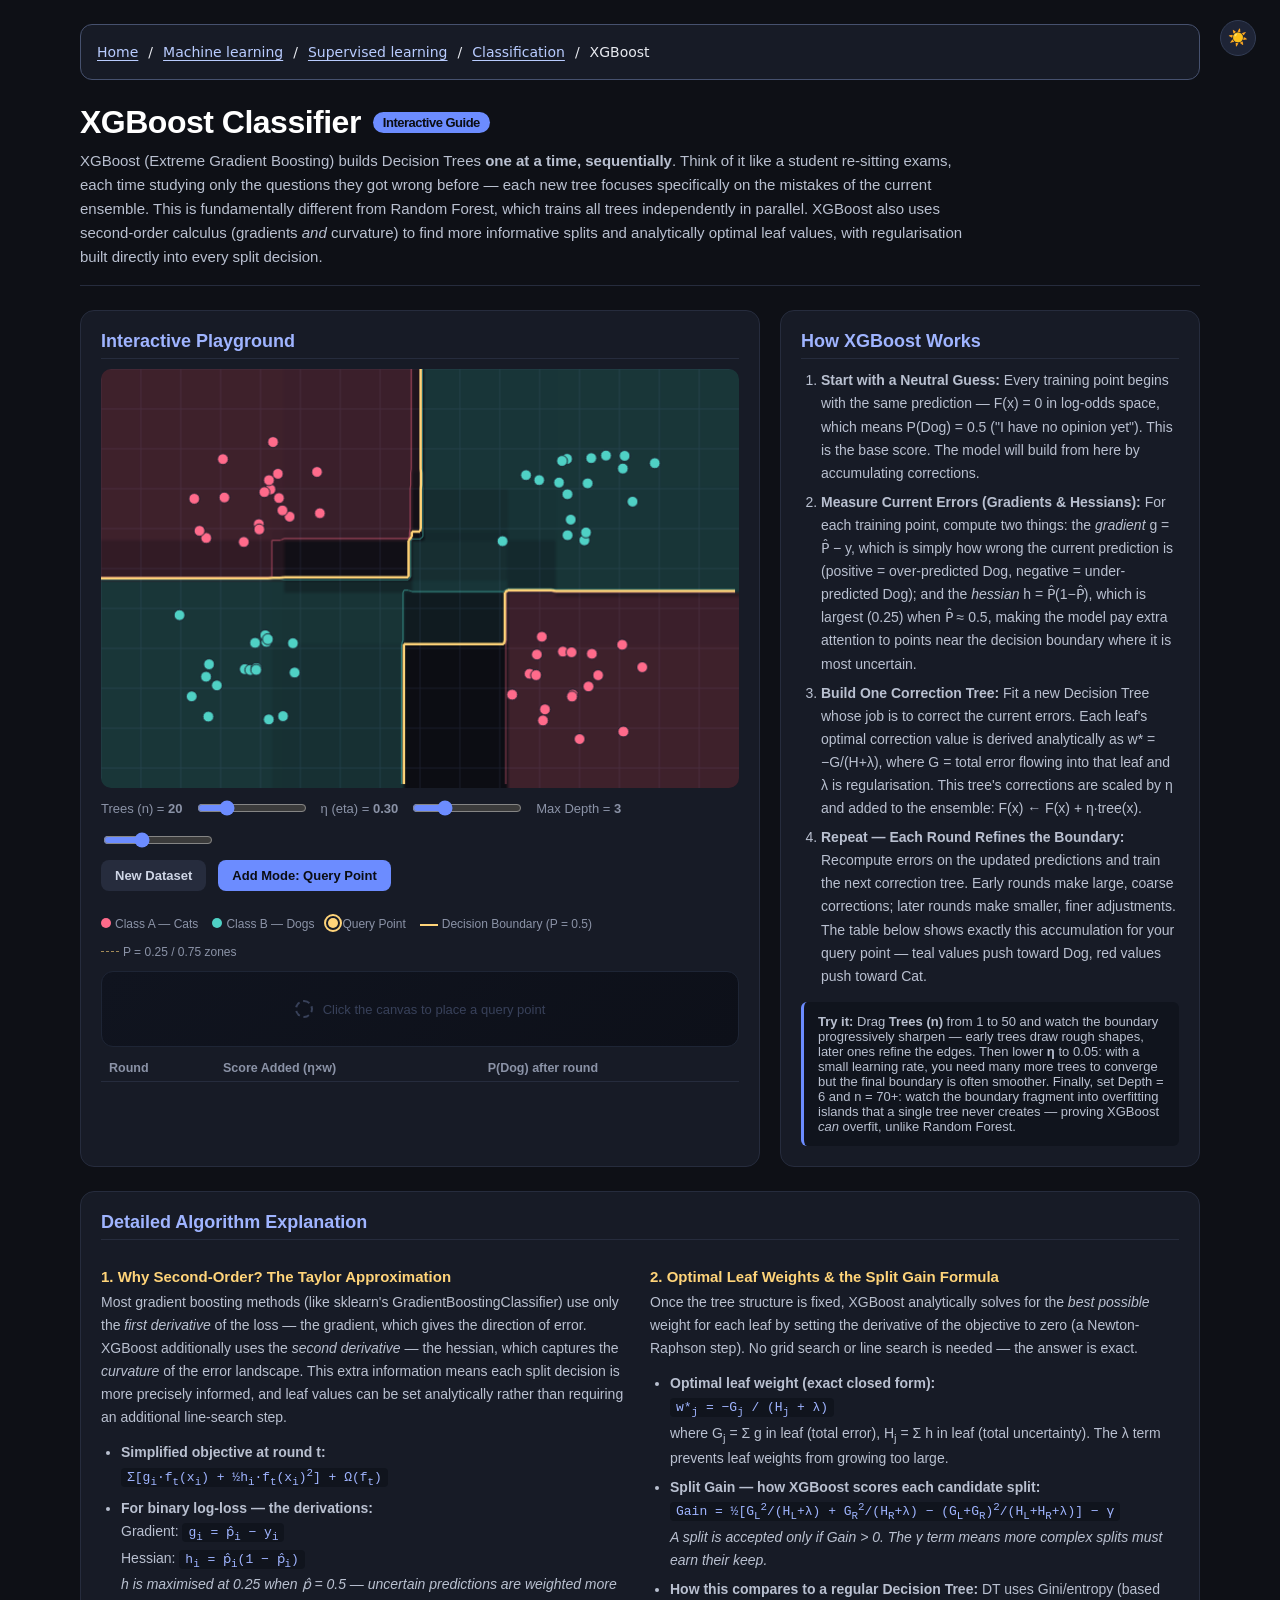
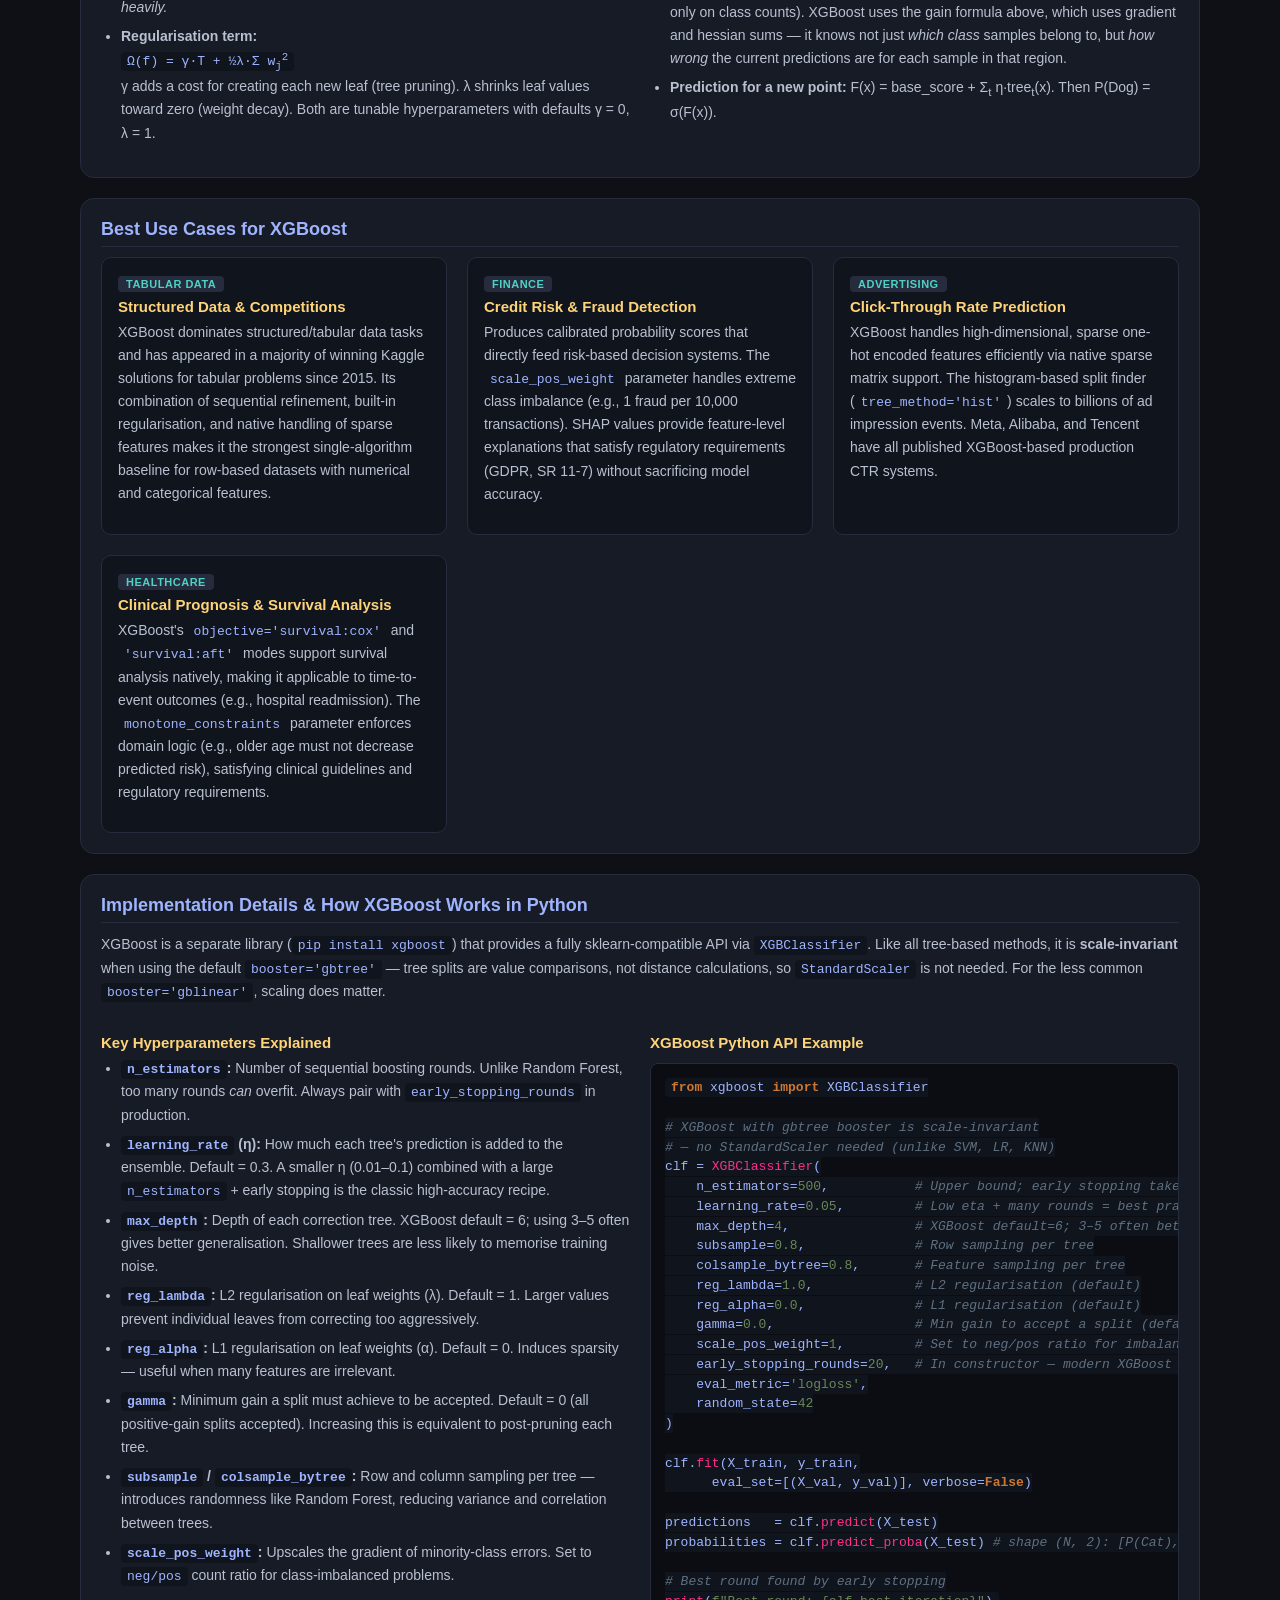
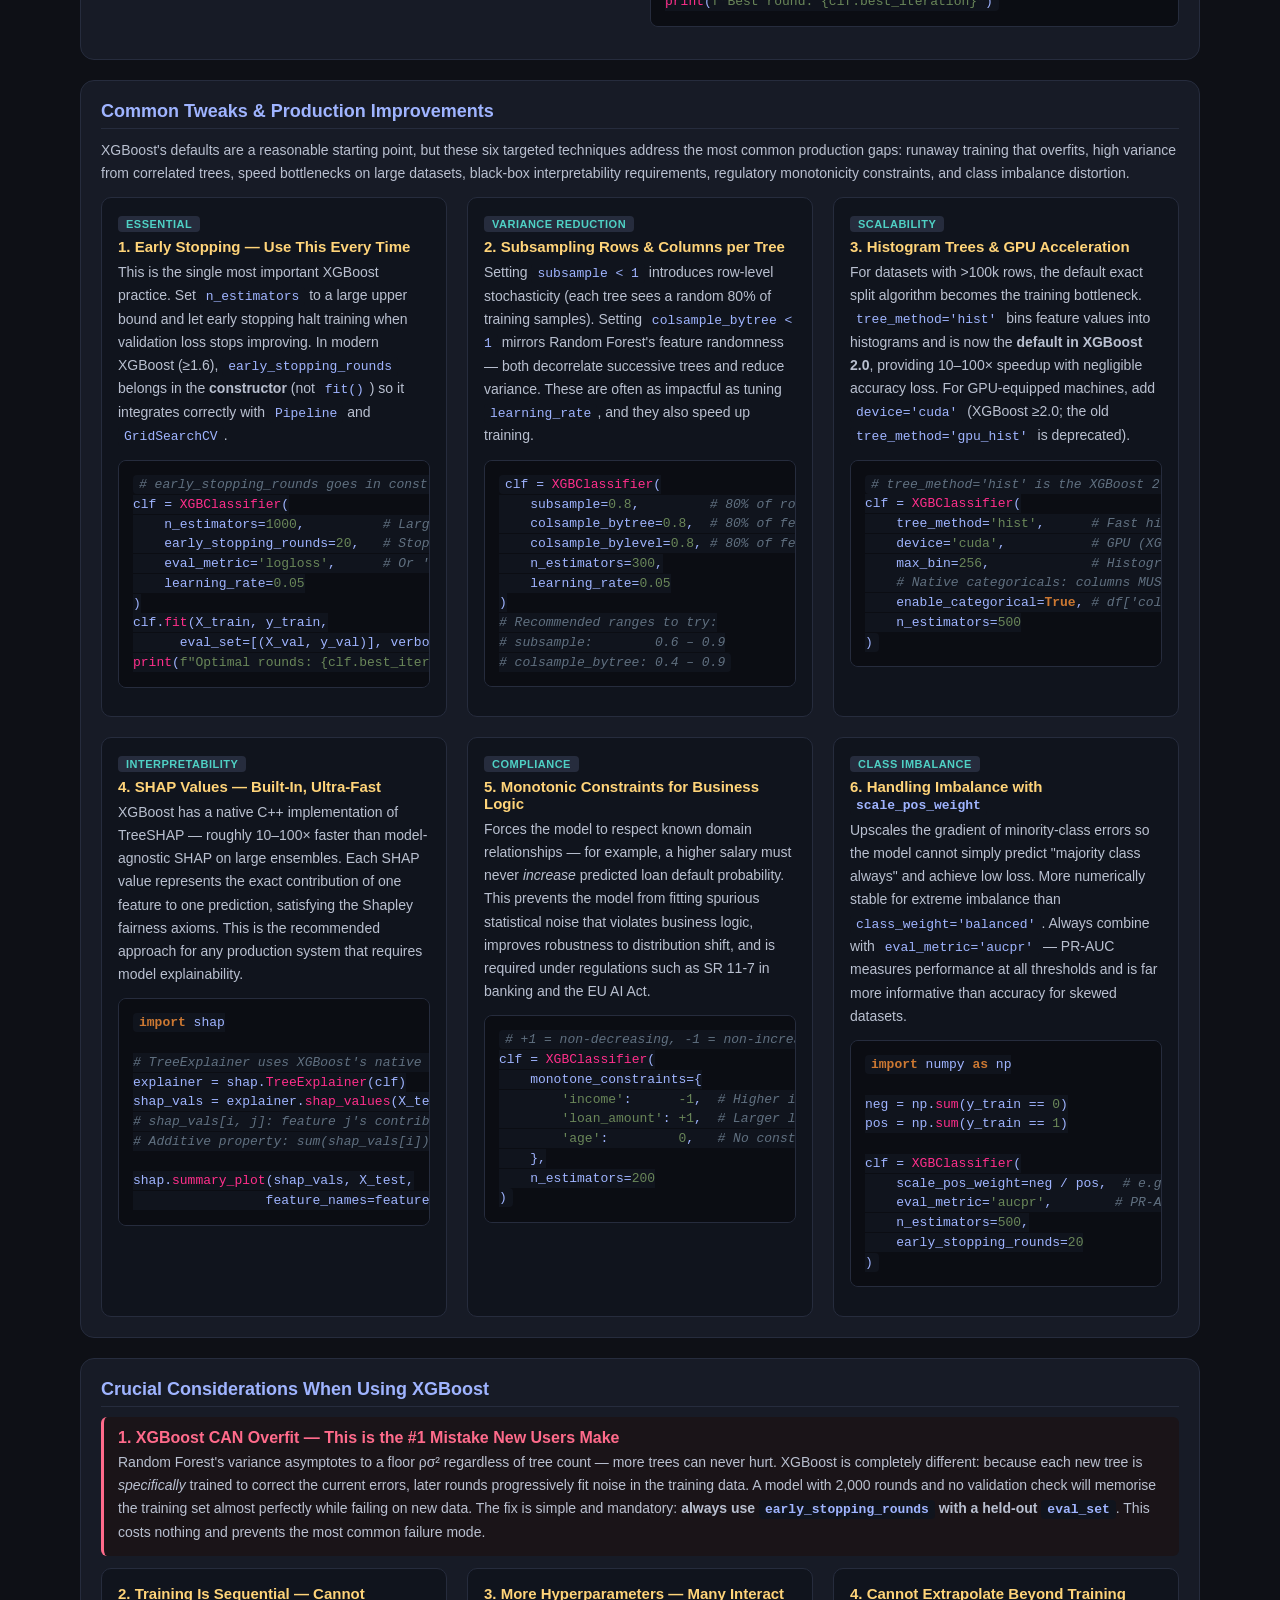
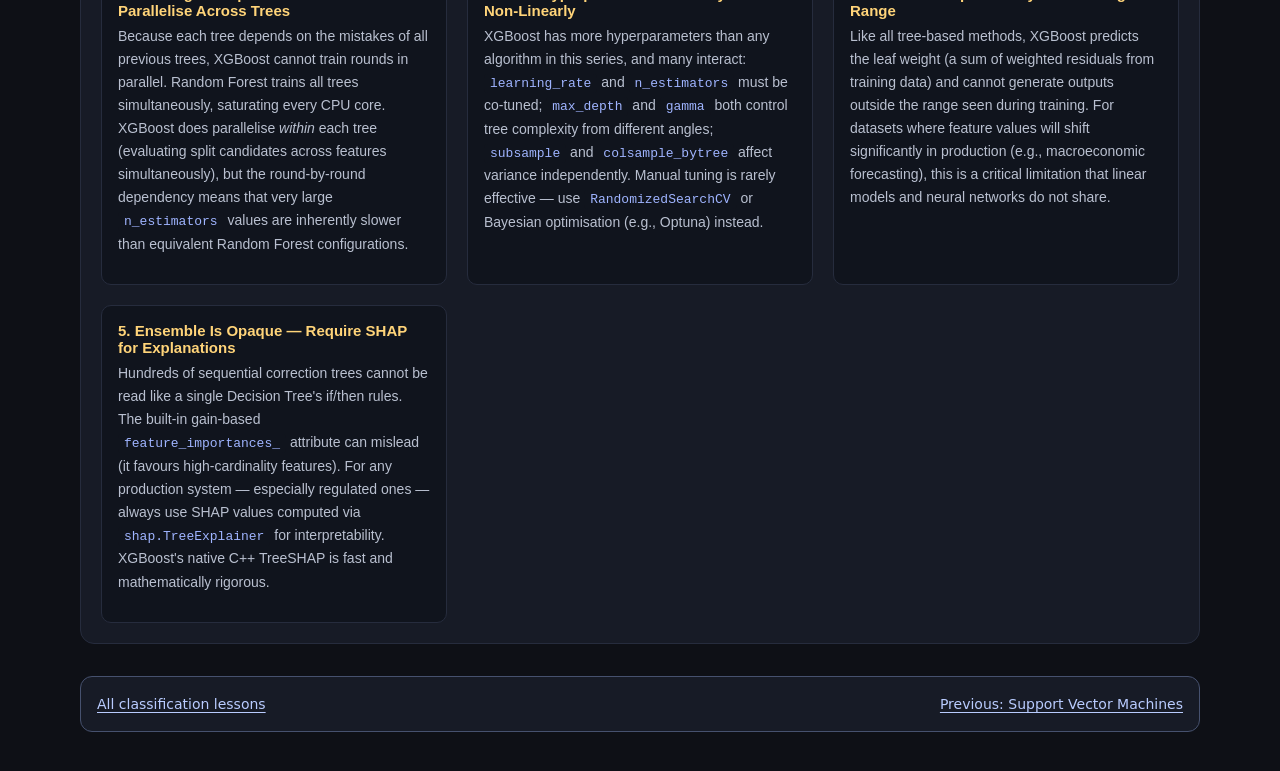
<file: docs/machine-learning/supervised-learning/classification/xgboost/index.html>
<!doctype html>
<html lang="en" data-type="html" data-identifier="e2f5b8c1-4a7d-4e1b-9c3f-6d0a2e8b5f7c" data-title="XGBoost Classifier — Interactive Explainer" data-version="3" width="1200" height="900"><head><title>XGBoost | Interactive Explainer Series</title><meta name="viewport" content="width=device-width, initial-scale=1"><link rel="stylesheet" href="../../../../assets/css/navigation.css">
<meta charset="utf-8">
<style>
  * { box-sizing: border-box; }
  body {
    margin: 0;
    font-family: -apple-system, BlinkMacSystemFont, "Segoe UI", Roboto, Helvetica, sans-serif;
    background: #0e1016;
    color: #e8eaf0;
    padding: 24px;
    transition: background .25s, color .25s;
  }
  .wrap { max-width: 1120px; margin: 0 auto; }

  header.main-header { margin-bottom: 24px; padding-bottom: 16px; border-bottom: 1px solid #262c3d; transition: border-color .25s; }
  header.main-header h1 { font-size: 32px; margin: 0 0 8px; letter-spacing: -0.5px; color: #fff; display: flex; align-items: center; gap: 12px; flex-wrap: wrap; transition: color .25s; }
  header.main-header h1 .badge-tag { font-size: 13px; background: #6c8cff; color: #0b0d13; padding: 3px 10px; border-radius: 12px; font-weight: 700; }
  header.main-header p { font-size: 15px; color: #b9c0d0; margin: 0; line-height: 1.6; max-width: 900px; transition: color .25s; }

  h2 { font-size: 18px; margin: 0 0 10px; color: #9fb4ff; border-bottom: 1px solid #262c3d; padding-bottom: 6px; transition: color .25s, border-color .25s; }
  h3 { font-size: 15px; margin: 18px 0 6px; color: #ffd479; transition: color .25s; }
  p { line-height: 1.65; color: #b9c0d0; font-size: 14px; margin: 0 0 12px; transition: color .25s; }

  .layout { display: flex; gap: 20px; flex-wrap: wrap; margin-bottom: 24px; }
  .panel { background: #171b26; border: 1px solid #262c3d; border-radius: 14px; padding: 20px; transition: background .25s, border-color .25s; }
  .left  { flex: 1 1 620px; }
  .right { flex: 1 1 360px; }
  .full-width { width: 100%; margin-top: 20px; }

  canvas { border-radius: 10px; background: #0b0d13; cursor: crosshair; display: block; width: 100%; height: auto; transition: background .25s; }
  .controls { display: flex; align-items: center; gap: 12px; margin: 10px 0 2px; flex-wrap: wrap; }
  label { font-size: 13px; color: #8b93a7; transition: color .25s; white-space: nowrap; }
  input[type=range] { width: 110px; accent-color: #6c8cff; }
  button { background: #6c8cff; color: #0b0d13; border: 0; border-radius: 8px; padding: 8px 14px; font-size: 13px; font-weight: 600; cursor: pointer; transition: filter .15s; }
  button.ghost { background: #262c3d; color: #cfd6e6; transition: background .25s, color .25s; }
  button:hover { filter: brightness(1.15); }
  .badge { display: inline-block; padding: 3px 9px; border-radius: 20px; font-size: 12px; font-weight: 600; }
  table { width: 100%; border-collapse: collapse; font-size: 12.5px; margin-top: 8px; }
  th, td { text-align: left; padding: 6px 8px; border-bottom: 1px solid #262c3d; transition: border-color .25s; }
  th { color: #8b93a7; font-weight: 600; transition: color .25s; }
  ol, ul { color: #b9c0d0; font-size: 14px; line-height: 1.65; padding-left: 20px; margin: 0 0 12px; transition: color .25s; }
  li { margin-bottom: 6px; }
  .k-warn { color: #ff9f9f; font-size: 12px; min-height: 16px; margin-top: 2px; }
  .legend { display: flex; gap: 14px; font-size: 12px; color: #8b93a7; margin-top: 8px; flex-wrap: wrap; transition: color .25s; }
  .dot   { display: inline-block; width: 10px; height: 10px; border-radius: 50%; margin-right: 4px; }
  .lsamp { display: inline-block; width: 18px; height: 3px; vertical-align: middle; margin-right: 4px; }
  .tip { background: #10141d; border-left: 3px solid #6c8cff; padding: 12px 14px; border-radius: 6px; font-size: 13px; color: #b9c0d0; margin-top: 14px; transition: background .25s, color .25s; }
  .grid-2 { display: grid; grid-template-columns: repeat(auto-fit, minmax(320px, 1fr)); gap: 20px; }
  .card { background: #10141d; border: 1px solid #262c3d; border-radius: 10px; padding: 16px; transition: background .25s, border-color .25s; }
  .card h3 { margin-top: 0; }
  pre { background: #0b0d13; padding: 14px; border-radius: 8px; border: 1px solid #262c3d; font-family: 'Fira Code', Consolas, Monaco, monospace; font-size: 12.5px; color: #a9b7c6; overflow-x: auto; line-height: 1.5; transition: background .25s, border-color .25s, color .25s; }
  code { font-family: 'Fira Code', Consolas, Monaco, monospace; background: #10141d; color: #9fb4ff; padding: 2px 6px; border-radius: 4px; font-size: 13px; transition: background .25s, color .25s; }
  .kw  { color: #cc7832; font-weight: bold; }
  .fn  { color: #ff2f8b; }
  .str { color: #6a8759; }
  .cm  { color: #607080; font-style: italic; }
  .tag { background: #262c3d; color: #4fd1c5; font-size: 11px; padding: 2px 8px; border-radius: 4px; text-transform: uppercase; letter-spacing: .5px; font-weight: bold; margin-bottom: 6px; display: inline-block; transition: background .25s; }
  .warn-box { background: #1a1418; border-left: 3px solid #ff6b8b; padding: 12px 14px; border-radius: 6px; margin-bottom: 12px; transition: background .25s; }

  .verdict-card { background: linear-gradient(140deg,#10141f 0%,#0d1019 100%); border: 1px solid #1e2535; border-radius: 12px; padding: 16px; margin-top: 12px; transition: background .25s, border-color .25s; }
  .vc-empty { display: flex; align-items: center; justify-content: center; gap: 10px; color: #38415a; font-size: 13px; padding: 12px 0; transition: color .25s; }
  .vc-empty-ring { width: 18px; height: 18px; border-radius: 50%; border: 2px dashed #38415a; flex-shrink: 0; transition: border-color .25s; }
  .vc-header { display: flex; align-items: center; justify-content: space-between; margin-bottom: 14px; padding-bottom: 10px; border-bottom: 1px solid #181f2e; transition: border-color .25s; }
  .vc-section-title { font-size: 10px; text-transform: uppercase; letter-spacing: 1.2px; color: #424e6a; font-weight: 700; transition: color .25s; }
  .vc-model-pill { background: #131826; border: 1px solid #222c3f; padding: 3px 10px; border-radius: 20px; font-size: 11px; color: #5c6e96; font-family: 'Fira Code', Consolas, monospace; transition: background .25s, border-color .25s, color .25s; }
  .vc-metrics { display: grid; grid-template-columns: 1fr 1fr 1fr; gap: 14px; margin-bottom: 16px; }
  .vc-metric { display: flex; flex-direction: column; gap: 4px; }
  .vc-metric-label { font-size: 10px; text-transform: uppercase; letter-spacing: .8px; color: #424e6a; font-weight: 600; transition: color .25s; }
  .vc-metric-value { font-size: 22px; font-weight: 800; font-family: 'Fira Code', Consolas, monospace; line-height: 1; letter-spacing: -.5px; }
  .vc-class-chip { display: inline-flex; align-items: center; gap: 7px; padding: 5px 11px 5px 8px; border-radius: 8px; width: fit-content; }
  .vc-chip-dot { width: 8px; height: 8px; border-radius: 50%; flex-shrink: 0; }
  .vc-chip-label { font-size: 13px; font-weight: 700; letter-spacing: .2px; }
  .vc-status-row { display: flex; align-items: center; gap: 6px; }
  .vc-status-dot { width: 7px; height: 7px; border-radius: 50%; flex-shrink: 0; }
  .vc-status-text { font-size: 12px; font-weight: 600; }
  .vc-gauge-bar { position: relative; height: 10px; border-radius: 5px; overflow: visible; }
  .vc-gauge-bar-xgb { background: linear-gradient(to right, #ff6b8b 0%, rgba(255,107,139,.4) 35%, rgba(24,30,46,.95) 45%, rgba(24,30,46,.95) 55%, rgba(79,209,197,.4) 65%, #4fd1c5 100%); }
  .vc-gauge-tick { position: absolute; top: -4px; width: 1px; height: 18px; background: rgba(255,255,255,.18); transform: translateX(-50%); transition: background .25s; }
  .vc-gauge-needle { position: absolute; top: -6px; width: 3px; height: 22px; background: #ffd479; border-radius: 3px; transform: translateX(-50%); box-shadow: 0 0 8px rgba(255,212,121,.9),0 0 18px rgba(255,212,121,.3); z-index: 2; transition: left .12s ease; }
  .vc-gauge-axis { position: relative; height: 16px; margin-top: 5px; }
  .vc-gauge-axis-label { position: absolute; font-size: 10px; transform: translateX(-50%); font-family: 'Fira Code', Consolas, monospace; }
  .vc-gauge-zones { display: flex; justify-content: space-between; margin-top: 2px; }
  .vc-gauge-zone-label { font-size: 10.5px; opacity: .65; }

  #theme-toggle {
    position: fixed; top: 20px; right: 24px;
    width: 36px; height: 36px; padding: 0;
    border-radius: 50%; background: #1e2436;
    border: 1px solid #333d55; color: inherit;
    font-size: 16px; line-height: 1; cursor: pointer;
    display: flex; align-items: center; justify-content: center;
    z-index: 1000; transition: background .25s, border-color .25s, transform .15s;
  }
  #theme-toggle:hover { filter: none; transform: scale(1.1); }

  body.light { background: #f0f3fa; color: #1a1f2e; }
  body.light #theme-toggle { background: #e4e8f5; border-color: #c4cce0; }
  body.light header.main-header { border-bottom-color: #d4daf0; }
  body.light header.main-header h1 { color: #1a1f2e; }
  body.light header.main-header p { color: #4a5270; }
  body.light h2 { color: #3b5bdb; border-bottom-color: #d4daf0; }
  body.light h3 { color: #9a7000; }
  body.light p { color: #4a5270; }
  body.light ol, body.light ul { color: #4a5270; }
  body.light .panel { background: #ffffff; border-color: #d4daf0; }
  body.light .card { background: #f5f7fe; border-color: #d4daf0; }
  body.light canvas { background: #eaeefc; }
  body.light pre { background: #f2f4fc; border-color: #d4daf0; color: #2d3660; }
  body.light code { background: #e8edfb; color: #2d52c4; }
  body.light .kw  { color: #b05800; }
  body.light .fn  { color: #b5096a; }
  body.light .str { color: #3a6e2a; }
  body.light .cm  { color: #5a6a7a; }
  body.light th { color: #6878a8; }
  body.light td, body.light th { border-bottom-color: #d4daf0; }
  body.light label { color: #6878a8; }
  body.light .legend { color: #6878a8; }
  body.light button.ghost { background: #e4e8f5; color: #3a4268; }
  body.light .tag { background: #e4e8fa; color: #1d7a6a; }
  body.light .tip { background: #eef2ff; color: #3d4a6e; }
  body.light .warn-box { background: #fff5f5; }
  body.light .k-warn { color: #c0392b; }
  body.light .verdict-card { background: linear-gradient(140deg,#f8faff 0%,#f2f5fb 100%); border-color: #d0d8ee; }
  body.light .vc-header { border-bottom-color: #dce4f4; }
  body.light .vc-section-title { color: #8594b8; }
  body.light .vc-model-pill { background: #e8edfb; border-color: #d0d8ee; color: #5868a0; }
  body.light .vc-metric-label { color: #8594b8; }
  body.light .vc-empty { color: #a8b2cc; }
  body.light .vc-empty-ring { border-color: #a8b2cc; }
  body.light .vc-gauge-bar-xgb { background: linear-gradient(to right, #ff6b8b 0%, rgba(255,107,139,.45) 35%, rgba(198,206,226,.95) 45%, rgba(198,206,226,.95) 55%, rgba(79,209,197,.45) 65%, #4fd1c5 100%); }
  body.light .vc-gauge-tick { background: rgba(0,0,0,.15); }
</style>
</head>
<body><nav class="series-nav" aria-label="Breadcrumb"><a href="../../../../">Home</a><span aria-hidden="true">/</span><a href="../../../">Machine learning</a><span aria-hidden="true">/</span><a href="../../">Supervised learning</a><span aria-hidden="true">/</span><a href="../">Classification</a><span aria-hidden="true">/</span><span aria-current="page">XGBoost</span></nav>

<button id="theme-toggle" title="Toggle light / dark mode">☀️</button>

<div class="wrap">

  <header class="main-header">
    <h1 id="main-title">
      XGBoost Classifier
      <span class="badge-tag">Interactive Guide</span>
    </h1>
    <p id="main-desc">XGBoost (Extreme Gradient Boosting) builds Decision Trees <strong>one at a time, sequentially</strong>. Think of it like a student re-sitting exams, each time studying only the questions they got wrong before — each new tree focuses specifically on the mistakes of the current ensemble. This is fundamentally different from Random Forest, which trains all trees independently in parallel. XGBoost also uses second-order calculus (gradients <em>and</em> curvature) to find more informative splits and analytically optimal leaf values, with regularisation built directly into every split decision.</p>
  </header>

  <div class="layout">
    <div class="panel left">
      <h2 id="h-canvas">Interactive Playground</h2>
      <canvas id="plot" width="640" height="420"></canvas>

      <!-- Row 1: Sliders -->
      <div class="controls">
        <label for="n-slider" title="n_estimators: how many correction rounds to run">Trees (n) = <strong id="n-val">20</strong></label>
        <input type="range" id="n-slider" min="1" max="80" step="1" value="20">
        <label for="eta-slider" title="learning_rate (eta): how much each tree contributes — smaller = more cautious">η (eta) = <strong id="eta-val">0.30</strong></label>
        <input type="range" id="eta-slider" min="0.05" max="1.00" step="0.05" value="0.30">
        <label for="depth-slider" title="max_depth: complexity of each individual correction tree">Max Depth = <strong id="depth-val">3</strong></label>
        <input type="range" id="depth-slider" min="1" max="7" step="1" value="3">
      </div>

      <!-- Row 2: Buttons -->
      <div class="controls">
        <button id="reseed" class="ghost">New Dataset</button>
        <button id="mode-btn">Add Mode: Query Point</button>
      </div>

      <div class="k-warn" id="warn"></div>
      <div class="legend">
        <span><span class="dot" style="background:#ff6b8b"></span>Class A — Cats</span>
        <span><span class="dot" style="background:#4fd1c5"></span>Class B — Dogs</span>
        <span><span class="dot" style="background:#ffd479;outline:2px solid #ffd479;outline-offset:2px;"></span>Query Point</span>
        <span><span class="lsamp" style="background:#ffd479;height:2.5px;"></span>Decision Boundary (P = 0.5)</span>
        <span><span class="lsamp" style="border-top:1.5px dashed rgba(255,212,121,.6);"></span>P = 0.25 / 0.75 zones</span>
      </div>

      <div class="verdict-card" id="verdict-card">
        <div class="vc-empty"><div class="vc-empty-ring"></div>Click the canvas to place a query point</div>
      </div>

      <!-- Table shows each round's contribution — the sequential boosting in action -->
      <table id="tbl">
        <thead>
          <tr>
            <th>Round</th>
            <th title="Positive = pushes toward Dog; Negative = pushes toward Cat">Score Added (η×w)</th>
            <th>P(Dog) after round</th>
          </tr>
        </thead>
        <tbody id="tbody"></tbody>
      </table>
    </div>

    <div class="panel right">
      <h2 id="h-how">How XGBoost Works</h2>
      <ol>
        <li><strong>Start with a Neutral Guess:</strong> Every training point begins with the same prediction — F(x) = 0 in log-odds space, which means P(Dog) = 0.5 ("I have no opinion yet"). This is the base score. The model will build from here by accumulating corrections.</li>
        <li><strong>Measure Current Errors (Gradients &amp; Hessians):</strong> For each training point, compute two things: the <em>gradient</em> g = P̂ − y, which is simply how wrong the current prediction is (positive = over-predicted Dog, negative = under-predicted Dog); and the <em>hessian</em> h = P̂(1−P̂), which is largest (0.25) when P̂ ≈ 0.5, making the model pay extra attention to points near the decision boundary where it is most uncertain.</li>
        <li><strong>Build One Correction Tree:</strong> Fit a new Decision Tree whose job is to correct the current errors. Each leaf's optimal correction value is derived analytically as w* = −G/(H+λ), where G = total error flowing into that leaf and λ is regularisation. This tree's corrections are scaled by η and added to the ensemble: F(x) ← F(x) + η·tree(x).</li>
        <li><strong>Repeat — Each Round Refines the Boundary:</strong> Recompute errors on the updated predictions and train the next correction tree. Early rounds make large, coarse corrections; later rounds make smaller, finer adjustments. The table below shows exactly this accumulation for your query point — teal values push toward Dog, red values push toward Cat.</li>
      </ol>
      <div class="tip"><strong>Try it:</strong> Drag <strong>Trees (n)</strong> from 1 to 50 and watch the boundary progressively sharpen — early trees draw rough shapes, later ones refine the edges. Then lower <strong>η</strong> to 0.05: with a small learning rate, you need many more trees to converge but the final boundary is often smoother. Finally, set Depth = 6 and n = 70+: watch the boundary fragment into overfitting islands that a single tree never creates — proving XGBoost <em>can</em> overfit, unlike Random Forest.</div>
    </div>
  </div>

  <!-- Deep Dive -->
  <div class="panel full-width">
    <h2 id="h-deep-dive">Detailed Algorithm Explanation</h2>
    <div class="grid-2">
      <div>
        <h3 id="h-taylor">1. Why Second-Order? The Taylor Approximation</h3>
        <p>Most gradient boosting methods (like sklearn's GradientBoostingClassifier) use only the <em>first derivative</em> of the loss — the gradient, which gives the direction of error. XGBoost additionally uses the <em>second derivative</em> — the hessian, which captures the <em>curvature</em> of the error landscape. This extra information means each split decision is more precisely informed, and leaf values can be set analytically rather than requiring an additional line-search step.</p>
        <ul>
          <li><strong>Simplified objective at round t:</strong><br>
            <code>Σ[g<sub>i</sub>·f<sub>t</sub>(x<sub>i</sub>) + ½h<sub>i</sub>·f<sub>t</sub>(x<sub>i</sub>)<sup>2</sup>] + Ω(f<sub>t</sub>)</code>
          </li>
          <li><strong>For binary log-loss — the derivations:</strong><br>
            Gradient: <code>g<sub>i</sub> = p̂<sub>i</sub> − y<sub>i</sub></code><br>
            Hessian: <code>h<sub>i</sub> = p̂<sub>i</sub>(1 − p̂<sub>i</sub>)</code><br>
            <em>h is maximised at 0.25 when p̂ = 0.5 — uncertain predictions are weighted more heavily.</em>
          </li>
          <li><strong>Regularisation term:</strong><br>
            <code>Ω(f) = γ·T + ½λ·Σ w<sub>j</sub><sup>2</sup></code><br>
            γ adds a cost for creating each new leaf (tree pruning). λ shrinks leaf values toward zero (weight decay). Both are tunable hyperparameters with defaults γ = 0, λ = 1.
          </li>
        </ul>
      </div>
      <div>
        <h3 id="h-gain">2. Optimal Leaf Weights &amp; the Split Gain Formula</h3>
        <p>Once the tree structure is fixed, XGBoost analytically solves for the <em>best possible</em> weight for each leaf by setting the derivative of the objective to zero (a Newton-Raphson step). No grid search or line search is needed — the answer is exact.</p>
        <ul>
          <li><strong>Optimal leaf weight (exact closed form):</strong><br>
            <code>w*<sub>j</sub> = −G<sub>j</sub> / (H<sub>j</sub> + λ)</code><br>
            where G<sub>j</sub> = Σ g in leaf (total error), H<sub>j</sub> = Σ h in leaf (total uncertainty). The λ term prevents leaf weights from growing too large.
          </li>
          <li><strong>Split Gain — how XGBoost scores each candidate split:</strong><br>
            <code>Gain = ½[G<sub>L</sub><sup>2</sup>/(H<sub>L</sub>+λ) + G<sub>R</sub><sup>2</sup>/(H<sub>R</sub>+λ) − (G<sub>L</sub>+G<sub>R</sub>)<sup>2</sup>/(H<sub>L</sub>+H<sub>R</sub>+λ)] − γ</code><br>
            <em>A split is accepted only if Gain &gt; 0. The γ term means more complex splits must earn their keep.</em>
          </li>
          <li><strong>How this compares to a regular Decision Tree:</strong> DT uses Gini/entropy (based only on class counts). XGBoost uses the gain formula above, which uses gradient and hessian sums — it knows not just <em>which class</em> samples belong to, but <em>how wrong</em> the current predictions are for each sample in that region.</li>
          <li><strong>Prediction for a new point:</strong> F(x) = base_score + Σ<sub>t</sub> η·tree<sub>t</sub>(x). Then P(Dog) = σ(F(x)).</li>
        </ul>
      </div>
    </div>
  </div>

  <!-- Use Cases -->
  <div class="panel full-width">
    <h2 id="h-usecases">Best Use Cases for XGBoost</h2>
    <div class="grid-2">
      <div class="card">
        <span class="tag">Tabular Data</span>
        <h3 id="h-kaggle">Structured Data &amp; Competitions</h3>
        <p>XGBoost dominates structured/tabular data tasks and has appeared in a majority of winning Kaggle solutions for tabular problems since 2015. Its combination of sequential refinement, built-in regularisation, and native handling of sparse features makes it the strongest single-algorithm baseline for row-based datasets with numerical and categorical features.</p>
      </div>
      <div class="card">
        <span class="tag">Finance</span>
        <h3 id="h-credit">Credit Risk &amp; Fraud Detection</h3>
        <p>Produces calibrated probability scores that directly feed risk-based decision systems. The <code>scale_pos_weight</code> parameter handles extreme class imbalance (e.g., 1 fraud per 10,000 transactions). SHAP values provide feature-level explanations that satisfy regulatory requirements (GDPR, SR 11-7) without sacrificing model accuracy.</p>
      </div>
      <div class="card">
        <span class="tag">Advertising</span>
        <h3 id="h-ctr">Click-Through Rate Prediction</h3>
        <p>XGBoost handles high-dimensional, sparse one-hot encoded features efficiently via native sparse matrix support. The histogram-based split finder (<code>tree_method='hist'</code>) scales to billions of ad impression events. Meta, Alibaba, and Tencent have all published XGBoost-based production CTR systems.</p>
      </div>
      <div class="card">
        <span class="tag">Healthcare</span>
        <h3 id="h-medical">Clinical Prognosis &amp; Survival Analysis</h3>
        <p>XGBoost's <code>objective='survival:cox'</code> and <code>'survival:aft'</code> modes support survival analysis natively, making it applicable to time-to-event outcomes (e.g., hospital readmission). The <code>monotone_constraints</code> parameter enforces domain logic (e.g., older age must not decrease predicted risk), satisfying clinical guidelines and regulatory requirements.</p>
      </div>
    </div>
  </div>

  <!-- Implementation -->
  <div class="panel full-width">
    <h2 id="h-impl">Implementation Details &amp; How XGBoost Works in Python</h2>
    <p>XGBoost is a separate library (<code>pip install xgboost</code>) that provides a fully sklearn-compatible API via <code>XGBClassifier</code>. Like all tree-based methods, it is <strong>scale-invariant</strong> when using the default <code>booster='gbtree'</code> — tree splits are value comparisons, not distance calculations, so <code>StandardScaler</code> is not needed. For the less common <code>booster='gblinear'</code>, scaling does matter.</p>
    <div class="grid-2">
      <div>
        <h3 id="h-params">Key Hyperparameters Explained</h3>
        <ul>
          <li><strong><code>n_estimators</code>:</strong> Number of sequential boosting rounds. Unlike Random Forest, too many rounds <em>can</em> overfit. Always pair with <code>early_stopping_rounds</code> in production.</li>
          <li><strong><code>learning_rate</code> (η):</strong> How much each tree's prediction is added to the ensemble. Default = 0.3. A smaller η (0.01–0.1) combined with a large <code>n_estimators</code> + early stopping is the classic high-accuracy recipe.</li>
          <li><strong><code>max_depth</code>:</strong> Depth of each correction tree. XGBoost default = 6; using 3–5 often gives better generalisation. Shallower trees are less likely to memorise training noise.</li>
          <li><strong><code>reg_lambda</code>:</strong> L2 regularisation on leaf weights (λ). Default = 1. Larger values prevent individual leaves from correcting too aggressively.</li>
          <li><strong><code>reg_alpha</code>:</strong> L1 regularisation on leaf weights (α). Default = 0. Induces sparsity — useful when many features are irrelevant.</li>
          <li><strong><code>gamma</code>:</strong> Minimum gain a split must achieve to be accepted. Default = 0 (all positive-gain splits accepted). Increasing this is equivalent to post-pruning each tree.</li>
          <li><strong><code>subsample</code> / <code>colsample_bytree</code>:</strong> Row and column sampling per tree — introduces randomness like Random Forest, reducing variance and correlation between trees.</li>
          <li><strong><code>scale_pos_weight</code>:</strong> Upscales the gradient of minority-class errors. Set to <code>neg/pos</code> count ratio for class-imbalanced problems.</li>
        </ul>
      </div>
      <div>
        <h3 id="h-code">XGBoost Python API Example</h3>
        <pre><code><span class="kw">from</span> xgboost <span class="kw">import</span> XGBClassifier

<span class="cm"># XGBoost with gbtree booster is scale-invariant</span>
<span class="cm"># — no StandardScaler needed (unlike SVM, LR, KNN)</span>
clf = <span class="fn">XGBClassifier</span>(
    n_estimators=<span class="str">500</span>,           <span class="cm"># Upper bound; early stopping takes over</span>
    learning_rate=<span class="str">0.05</span>,         <span class="cm"># Low eta + many rounds = best practice</span>
    max_depth=<span class="str">4</span>,                <span class="cm"># XGBoost default=6; 3–5 often better</span>
    subsample=<span class="str">0.8</span>,              <span class="cm"># Row sampling per tree</span>
    colsample_bytree=<span class="str">0.8</span>,       <span class="cm"># Feature sampling per tree</span>
    reg_lambda=<span class="str">1.0</span>,             <span class="cm"># L2 regularisation (default)</span>
    reg_alpha=<span class="str">0.0</span>,              <span class="cm"># L1 regularisation (default)</span>
    gamma=<span class="str">0.0</span>,                  <span class="cm"># Min gain to accept a split (default)</span>
    scale_pos_weight=<span class="str">1</span>,         <span class="cm"># Set to neg/pos ratio for imbalance</span>
    early_stopping_rounds=<span class="str">20</span>,   <span class="cm"># In constructor — modern XGBoost ≥ 1.6</span>
    eval_metric=<span class="str">'logloss'</span>,
    random_state=<span class="str">42</span>
)

clf.<span class="fn">fit</span>(X_train, y_train,
      eval_set=[(X_val, y_val)], verbose=<span class="kw">False</span>)

predictions   = clf.<span class="fn">predict</span>(X_test)
probabilities = clf.<span class="fn">predict_proba</span>(X_test) <span class="cm"># shape (N, 2): [P(Cat), P(Dog)]</span>

<span class="cm"># Best round found by early stopping</span>
<span class="fn">print</span>(<span class="str">f"Best round: {clf.best_iteration}"</span>)</code></pre>
      </div>
    </div>
  </div>

  <!-- Common Tweaks -->
  <div class="panel full-width">
    <h2 id="h-tweaks">Common Tweaks &amp; Production Improvements</h2>
    <p>XGBoost's defaults are a reasonable starting point, but these six targeted techniques address the most common production gaps: runaway training that overfits, high variance from correlated trees, speed bottlenecks on large datasets, black-box interpretability requirements, regulatory monotonicity constraints, and class imbalance distortion.</p>
    <div class="grid-2">

      <div class="card">
        <span class="tag">Essential</span>
        <h3 id="h-es">1. Early Stopping — Use This Every Time</h3>
        <p>This is the single most important XGBoost practice. Set <code>n_estimators</code> to a large upper bound and let early stopping halt training when validation loss stops improving. In modern XGBoost (≥1.6), <code>early_stopping_rounds</code> belongs in the <strong>constructor</strong> (not <code>fit()</code>) so it integrates correctly with <code>Pipeline</code> and <code>GridSearchCV</code>.</p>
        <pre><code><span class="cm"># early_stopping_rounds goes in constructor (XGBoost ≥ 1.6)</span>
clf = <span class="fn">XGBClassifier</span>(
    n_estimators=<span class="str">1000</span>,          <span class="cm"># Large upper bound</span>
    early_stopping_rounds=<span class="str">20</span>,   <span class="cm"># Stop if no improvement for 20 rounds</span>
    eval_metric=<span class="str">'logloss'</span>,      <span class="cm"># Or 'auc', 'aucpr', 'error'</span>
    learning_rate=<span class="str">0.05</span>
)
clf.<span class="fn">fit</span>(X_train, y_train,
      eval_set=[(X_val, y_val)], verbose=<span class="kw">False</span>)
<span class="fn">print</span>(<span class="str">f"Optimal rounds: {clf.best_iteration}"</span>)</code></pre>
      </div>

      <div class="card">
        <span class="tag">Variance Reduction</span>
        <h3 id="h-sub">2. Subsampling Rows &amp; Columns per Tree</h3>
        <p>Setting <code>subsample &lt; 1</code> introduces row-level stochasticity (each tree sees a random 80% of training samples). Setting <code>colsample_bytree &lt; 1</code> mirrors Random Forest's feature randomness — both decorrelate successive trees and reduce variance. These are often as impactful as tuning <code>learning_rate</code>, and they also speed up training.</p>
        <pre><code>clf = <span class="fn">XGBClassifier</span>(
    subsample=<span class="str">0.8</span>,         <span class="cm"># 80% of rows per boosting round</span>
    colsample_bytree=<span class="str">0.8</span>,  <span class="cm"># 80% of features per tree</span>
    colsample_bylevel=<span class="str">0.8</span>, <span class="cm"># 80% of features per depth level</span>
    n_estimators=<span class="str">300</span>,
    learning_rate=<span class="str">0.05</span>
)
<span class="cm"># Recommended ranges to try:</span>
<span class="cm"># subsample:        0.6 – 0.9</span>
<span class="cm"># colsample_bytree: 0.4 – 0.9</span></code></pre>
      </div>

      <div class="card">
        <span class="tag">Scalability</span>
        <h3 id="h-hist">3. Histogram Trees &amp; GPU Acceleration</h3>
        <p>For datasets with &gt;100k rows, the default exact split algorithm becomes the training bottleneck. <code>tree_method='hist'</code> bins feature values into histograms and is now the <strong>default in XGBoost 2.0</strong>, providing 10–100× speedup with negligible accuracy loss. For GPU-equipped machines, add <code>device='cuda'</code> (XGBoost ≥2.0; the old <code>tree_method='gpu_hist'</code> is deprecated).</p>
        <pre><code><span class="cm"># tree_method='hist' is the XGBoost 2.0 default</span>
clf = <span class="fn">XGBClassifier</span>(
    tree_method=<span class="str">'hist'</span>,      <span class="cm"># Fast histogram splits</span>
    device=<span class="str">'cuda'</span>,           <span class="cm"># GPU (XGBoost ≥ 2.0; replaces gpu_hist)</span>
    max_bin=<span class="str">256</span>,             <span class="cm"># Histogram bins; default = 256</span>
    <span class="cm"># Native categoricals: columns MUST be pandas 'category' dtype</span>
    enable_categorical=<span class="kw">True</span>, <span class="cm"># df['col'] = df['col'].astype('category')</span>
    n_estimators=<span class="str">500</span>
)</code></pre>
      </div>

      <div class="card">
        <span class="tag">Interpretability</span>
        <h3 id="h-shap">4. SHAP Values — Built-In, Ultra-Fast</h3>
        <p>XGBoost has a native C++ implementation of TreeSHAP — roughly 10–100× faster than model-agnostic SHAP on large ensembles. Each SHAP value represents the exact contribution of one feature to one prediction, satisfying the Shapley fairness axioms. This is the recommended approach for any production system that requires model explainability.</p>
        <pre><code><span class="kw">import</span> shap

<span class="cm"># TreeExplainer uses XGBoost's native fast SHAP path</span>
explainer = shap.<span class="fn">TreeExplainer</span>(clf)
shap_vals = explainer.<span class="fn">shap_values</span>(X_test)
<span class="cm"># shap_vals[i, j]: feature j's contribution to sample i</span>
<span class="cm"># Additive property: sum(shap_vals[i]) + expected_value ≈ F(x_i)</span>

shap.<span class="fn">summary_plot</span>(shap_vals, X_test,
                 feature_names=feature_names)</code></pre>
      </div>

      <div class="card">
        <span class="tag">Compliance</span>
        <h3 id="h-mono">5. Monotonic Constraints for Business Logic</h3>
        <p>Forces the model to respect known domain relationships — for example, a higher salary must never <em>increase</em> predicted loan default probability. This prevents the model from fitting spurious statistical noise that violates business logic, improves robustness to distribution shift, and is required under regulations such as SR 11-7 in banking and the EU AI Act.</p>
        <pre><code><span class="cm"># +1 = non-decreasing, -1 = non-increasing, 0 = unconstrained</span>
clf = <span class="fn">XGBClassifier</span>(
    monotone_constraints={
        <span class="str">'income'</span>:      <span class="str">-1</span>,  <span class="cm"># Higher income → lower default risk</span>
        <span class="str">'loan_amount'</span>: <span class="str">+1</span>,  <span class="cm"># Larger loan → higher default risk</span>
        <span class="str">'age'</span>:         <span class="str">0</span>,   <span class="cm"># No constraint on age</span>
    },
    n_estimators=<span class="str">200</span>
)</code></pre>
      </div>

      <div class="card">
        <span class="tag">Class Imbalance</span>
        <h3 id="h-imb">6. Handling Imbalance with <code>scale_pos_weight</code></h3>
        <p>Upscales the gradient of minority-class errors so the model cannot simply predict "majority class always" and achieve low loss. More numerically stable for extreme imbalance than <code>class_weight='balanced'</code>. Always combine with <code>eval_metric='aucpr'</code> — PR-AUC measures performance at all thresholds and is far more informative than accuracy for skewed datasets.</p>
        <pre><code><span class="kw">import</span> numpy <span class="kw">as</span> np

neg = np.<span class="fn">sum</span>(y_train == <span class="str">0</span>)
pos = np.<span class="fn">sum</span>(y_train == <span class="str">1</span>)

clf = <span class="fn">XGBClassifier</span>(
    scale_pos_weight=neg / pos,  <span class="cm"># e.g. 9.0 for 1:10 imbalance</span>
    eval_metric=<span class="str">'aucpr'</span>,        <span class="cm"># PR-AUC: better than accuracy here</span>
    n_estimators=<span class="str">500</span>,
    early_stopping_rounds=<span class="str">20</span>
)</code></pre>
      </div>

    </div>
  </div>

  <!-- Pitfalls — fixed numbering: was 2,3,3,4 → now correctly 2,3,4,5 -->
  <div class="panel full-width">
    <h2 id="h-pitfalls">Crucial Considerations When Using XGBoost</h2>
    <div class="warn-box">
      <strong style="color:#ff6b8b;">1. XGBoost CAN Overfit — This is the #1 Mistake New Users Make</strong>
      <p style="margin-top:4px;margin-bottom:0;">Random Forest's variance asymptotes to a floor ρσ² regardless of tree count — more trees can never hurt. XGBoost is completely different: because each new tree is <em>specifically</em> trained to correct the current errors, later rounds progressively fit noise in the training data. A model with 2,000 rounds and no validation check will memorise the training set almost perfectly while failing on new data. The fix is simple and mandatory: <strong>always use <code>early_stopping_rounds</code> with a held-out <code>eval_set</code></strong>. This costs nothing and prevents the most common failure mode.</p>
    </div>
    <div class="grid-2">
      <div class="card">
        <h3 id="h-sequential">2. Training Is Sequential — Cannot Parallelise Across Trees</h3>
        <p>Because each tree depends on the mistakes of all previous trees, XGBoost cannot train rounds in parallel. Random Forest trains all trees simultaneously, saturating every CPU core. XGBoost does parallelise <em>within</em> each tree (evaluating split candidates across features simultaneously), but the round-by-round dependency means that very large <code>n_estimators</code> values are inherently slower than equivalent Random Forest configurations.</p>
      </div>
      <div class="card">
        <h3 id="h-hyperparam">3. More Hyperparameters — Many Interact Non-Linearly</h3>
        <p>XGBoost has more hyperparameters than any algorithm in this series, and many interact: <code>learning_rate</code> and <code>n_estimators</code> must be co-tuned; <code>max_depth</code> and <code>gamma</code> both control tree complexity from different angles; <code>subsample</code> and <code>colsample_bytree</code> affect variance independently. Manual tuning is rarely effective — use <code>RandomizedSearchCV</code> or Bayesian optimisation (e.g., Optuna) instead.</p>
      </div>
      <div class="card">
        <h3 id="h-extrap">4. Cannot Extrapolate Beyond Training Range</h3>
        <p>Like all tree-based methods, XGBoost predicts the leaf weight (a sum of weighted residuals from training data) and cannot generate outputs outside the range seen during training. For datasets where feature values will shift significantly in production (e.g., macroeconomic forecasting), this is a critical limitation that linear models and neural networks do not share.</p>
      </div>
      <div class="card">
        <h3 id="h-blackbox">5. Ensemble Is Opaque — Require SHAP for Explanations</h3>
        <p>Hundreds of sequential correction trees cannot be read like a single Decision Tree's if/then rules. The built-in gain-based <code>feature_importances_</code> attribute can mislead (it favours high-cardinality features). For any production system — especially regulated ones — always use SHAP values computed via <code>shap.TreeExplainer</code> for interpretability. XGBoost's native C++ TreeSHAP is fast and mathematically rigorous.</p>
      </div>
    </div>
  </div>

</div>

<script>
const cv  = document.getElementById('plot');
const ctx = cv.getContext('2d');
const W   = cv.width, H = cv.height;
const COL = ['#ff6b8b', '#4fd1c5'];

let pts = [], query = null, addMode = 0, isDark = true;
let nTrees   = 20;
let eta      = 0.30;
let maxDepth = 3;
let xgbModel = null;
let modelDirty = true;

const LAMBDA = 1.0; // reg_lambda default (L2 regularisation on leaf weights)
const GAMMA  = 0.0; // gamma default (min gain threshold — 0 means accept any positive gain)

const offCv = document.createElement('canvas');
const OW = 160, OH = 105;
offCv.width = OW; offCv.height = OH;
const offCtx = offCv.getContext('2d');

// ── Core XGBoost Mathematics ──────────────────────────

// Numerically stable sigmoid: σ(z) = 1 / (1 + e^{-z})
// Clamped at ±50: exp(±50) is well within JS float range, output ≈ 0 or 1
function sigmoid(z) {
  return 1 / (1 + Math.exp(-Math.max(-50, Math.min(50, z))));
}

// Compute gradients and hessians for binary log-loss.
// For a prediction p̂ and true label y ∈ {0, 1}:
//   gradient g = p̂ - y  (positive = over-predicted Dog, negative = under-predicted)
//   hessian  h = p̂(1-p̂) (largest at p̂=0.5 — uncertain predictions weighted more)
//
// IMPORTANT: uses a plain for-loop returning a regular Array of {g, h} objects.
// Calling .map() on a Float64Array (TypedArray) returns another Float64Array —
// storing objects coerces every element to NaN, breaking all downstream math.
function computeGH(ys, rawScores) {
  const n = rawScores.length;
  const result = [];
  for (let i = 0; i < n; i++) {
    const p = sigmoid(rawScores[i]);
    result.push({ g: p - ys[i], h: p * (1 - p) });
  }
  return result;
}

// Optimal leaf weight: w* = -G / (H + λ)
// Derived by setting ∂Obj/∂w = 0 in the quadratic Taylor objective.
// The λ term prevents individual leaves from over-correcting (weight decay).
function leafWeight(idxs, gh) {
  let G = 0, H = 0;
  for (const i of idxs) { G += gh[i].g; H += gh[i].h; }
  return -G / (H + LAMBDA);
}

// Build one XGBoost correction tree using gradient/hessian information.
// Split criterion: Gain = ½[GL²/(HL+λ) + GR²/(HR+λ) - (GL+GR)²/(HL+HR+λ)] - γ
// Only splits with Gain > 0 are accepted (γ=0 default: any improvement accepted).
// Uses incremental O(N log N) computation — sort once, scan for thresholds.
function buildXGBTree(pts, gh) {
  function build(idxs, depth) {
    const w = leafWeight(idxs, gh);
    if (!idxs.length || depth >= maxDepth || idxs.length < 2)
      return { isLeaf: true, weight: w };

    // Pre-compute total G and H for this node (the "parent" in the gain formula)
    let G = 0, H = 0;
    for (const i of idxs) { G += gh[i].g; H += gh[i].h; }
    const parentScore = G * G / (H + LAMBDA); // (GL+GR)² / (HL+HR+λ)

    let bestGain = 0, bestF = null, bestT = null;

    for (const f of ['x', 'y']) {
      const sorted = idxs.slice().sort((a, b) => pts[a][f] - pts[b][f]);
      let GL = 0, HL = 0;

      for (let k = 0; k < sorted.length - 1; k++) {
        // Incrementally accumulate left-side G and H as we scan
        GL += gh[sorted[k]].g;
        HL += gh[sorted[k]].h;
        // Skip identical adjacent values — no valid split between equal feature values
        if (pts[sorted[k]][f] >= pts[sorted[k+1]][f] - 0.01) continue;

        const GR = G - GL, HR = H - HL;
        // XGBoost gain formula (Chen & Guestrin, 2016, Eq. 7)
        const gain = 0.5 * (GL*GL/(HL+LAMBDA) + GR*GR/(HR+LAMBDA) - parentScore) - GAMMA;

        if (gain > bestGain) {
          bestGain = gain;
          bestF = f;
          bestT = (pts[sorted[k]][f] + pts[sorted[k+1]][f]) / 2;
        }
      }
    }

    if (bestF === null) return { isLeaf: true, weight: w }; // No valid split found

    const L = idxs.filter(i => pts[i][bestF] <= bestT);
    const R = idxs.filter(i => pts[i][bestF] > bestT);
    return {
      isLeaf: false, feature: bestF, threshold: bestT,
      left: build(L, depth + 1), right: build(R, depth + 1)
    };
  }
  return build(pts.map((_, i) => i), 0);
}

// Traverse one tree to its leaf and return the leaf weight
function predictTree(node, x, y) {
  if (node.isLeaf) return node.weight;
  const val = node.feature === 'x' ? x : y;
  return predictTree(val <= node.threshold ? node.left : node.right, x, y);
}

// ── Training: sequential boosting ────────────────────
// Base score = 0.0 in log-odds space → P(Dog) = σ(0) = 0.5
// (XGBoost default base_score = 0.5 probability = log-odds 0)
// Each round: preds[i] += η × tree_t(x_i)
function trainXGB() {
  if (!pts.length || !pts.some(p => p.c === 0) || !pts.some(p => p.c === 1)) return null;

  const n   = pts.length;
  const ys  = pts.map(p => p.c);
  // Plain Array (not Float64Array) — avoids TypedArray coercion issues in computeGH
  const preds = new Array(n).fill(0.0);
  const trees = [];

  for (let t = 0; t < nTrees; t++) {
    const gh   = computeGH(ys, preds);          // gradients & hessians from current errors
    const tree = buildXGBTree(pts, gh);          // correction tree for this round
    trees.push(tree);
    // Apply correction: F(x) ← F(x) + η × tree(x)
    for (let i = 0; i < n; i++) preds[i] += eta * predictTree(tree, pts[i].x, pts[i].y);
  }
  return { trees, eta, baseScore: 0.0 };
}

// Raw ensemble score F(x) = baseScore + Σ η × tree_t(x)
function scoreXGB(model, x, y) {
  if (!model) return 0;
  let s = model.baseScore;
  for (const tree of model.trees) s += model.eta * predictTree(tree, x, y);
  return s;
}

// P(Dog) = σ(F(x))
function predictXGB(model, x, y) {
  return sigmoid(scoreXGB(model, x, y));
}

// Compute the sequential accumulation path for the prediction table.
// Shows how each round's contribution builds toward the final F(x) and P(Dog).
function computeXGBPath(model, x, y) {
  let cumScore = model.baseScore;
  const path = [];
  for (let t = 0; t < model.trees.length; t++) {
    const added = model.eta * predictTree(model.trees[t], x, y);
    cumScore += added;
    path.push({ round: t + 1, added, pDog: sigmoid(cumScore) });
  }
  return { finalScore: cumScore, pDog: sigmoid(cumScore), path };
}

// ── Dataset: XOR-like 4-cluster pattern ──────────────
function seed() {
  pts = []; query = null;
  const clusters = [
    { cx: 155, cy: 128, c: 0 }, { cx: 490, cy: 308, c: 0 },
    { cx: 482, cy: 122, c: 1 }, { cx: 148, cy: 302, c: 1 },
  ];
  clusters.forEach(({ cx, cy, c }) => {
    for (let i = 0; i < 18; i++)
      pts.push({ x: cx + (Math.random() + Math.random() - 1) * 84,
                 y: cy + (Math.random() + Math.random() - 1) * 68, c });
  });
  pts = pts.filter(p => p.x > 12 && p.x < W - 12 && p.y > 12 && p.y < H - 12);
  modelDirty = true;
}

// ── Drawing ───────────────────────────────────────────
function computeProbGrid(model) {
  const sx = W / OW, sy = H / OH;
  const grid = [];
  for (let py = 0; py < OH; py++) {
    grid[py] = new Float32Array(OW);
    for (let px = 0; px < OW; px++)
      grid[py][px] = predictXGB(model, px * sx, py * sy);
  }
  return grid;
}

function drawHeatmap(grid) {
  const img = offCtx.createImageData(OW, OH);
  const d   = img.data;
  for (let py = 0; py < OH; py++) {
    for (let px = 0; px < OW; px++) {
      const p   = grid[py][px];
      const cer = Math.abs(p - 0.5) * 2;   // 0 at boundary, 1 far from it
      const alp = isDark ? Math.round(cer * 56) : Math.round(cer * 72);
      const i4  = (py * OW + px) * 4;
      if (p < 0.5) { d[i4]=255; d[i4+1]=107; d[i4+2]=139; d[i4+3]=alp; }
      else          { d[i4]=79;  d[i4+1]=209; d[i4+2]=197; d[i4+3]=alp; }
    }
  }
  offCtx.putImageData(img, 0, 0);
  ctx.save(); ctx.imageSmoothingEnabled = true; ctx.drawImage(offCv, 0, 0, W, H); ctx.restore();
}

function drawContour(grid, pThresh, color, lw, dash) {
  const sx = W / OW, sy = H / OH;
  ctx.save();
  ctx.strokeStyle = color; ctx.lineWidth = lw; ctx.setLineDash(dash);
  ctx.beginPath();
  for (let r = 0; r < OH - 1; r++) {
    for (let c = 0; c < OW - 1; c++) {
      const x = c*sx, y = r*sy;
      const v1=grid[r][c]-pThresh, v2=grid[r][c+1]-pThresh;
      const v3=grid[r+1][c+1]-pThresh, v4=grid[r+1][c]-pThresh;
      const pp = [];
      if((v1>0)!==(v2>0)) pp.push({x:x+sx*(-v1/(v2-v1)),y});
      if((v2>0)!==(v3>0)) pp.push({x:x+sx,y:y+sy*(-v2/(v3-v2))});
      if((v3>0)!==(v4>0)) pp.push({x:x+sx*(-v4/(v3-v4)),y:y+sy});
      if((v4>0)!==(v1>0)) pp.push({x,y:y+sy*(-v1/(v4-v1))});
      if(pp.length===2){ctx.moveTo(pp[0].x,pp[0].y);ctx.lineTo(pp[1].x,pp[1].y);}
      else if(pp.length===4){
        ctx.moveTo(pp[0].x,pp[0].y);ctx.lineTo(pp[1].x,pp[1].y);
        ctx.moveTo(pp[2].x,pp[2].y);ctx.lineTo(pp[3].x,pp[3].y);
      }
    }
  }
  ctx.stroke(); ctx.setLineDash([]); ctx.restore();
}

function draw() {
  ctx.clearRect(0, 0, W, H);
  ctx.strokeStyle = isDark ? '#1a1f2c' : '#d4daf0'; ctx.lineWidth = 1;
  for (let x=0;x<W;x+=40){ctx.beginPath();ctx.moveTo(x,0);ctx.lineTo(x,H);ctx.stroke();}
  for (let y=0;y<H;y+=40){ctx.beginPath();ctx.moveTo(0,y);ctx.lineTo(W,y);ctx.stroke();}

  if (modelDirty) { xgbModel = trainXGB(); modelDirty = false; }

  if (xgbModel && xgbModel.trees.length) {
    const grid = computeProbGrid(xgbModel);
    drawHeatmap(grid);
    drawContour(grid, 0.25, 'rgba(255,107,139,0.48)', 1.2, [4,4]); // P=0.25 (Cat confidence zone)
    drawContour(grid, 0.75, 'rgba(79,209,197,0.48)',  1.2, [4,4]); // P=0.75 (Dog confidence zone)
    drawContour(grid, 0.50, '#ffd479', 2.5, []);                    // P=0.5  (decision boundary)
  }

  ctx.lineWidth = 1;
  pts.forEach(p => {
    ctx.beginPath(); ctx.arc(p.x, p.y, 5.5, 0, Math.PI * 2);
    ctx.fillStyle = COL[p.c]; ctx.fill();
    ctx.strokeStyle = isDark ? '#1a1f2c' : '#e0e8f8'; ctx.lineWidth = 1; ctx.stroke();
  });

  if (query) {
    ctx.beginPath(); ctx.arc(query.x, query.y, 9, 0, Math.PI * 2);
    ctx.fillStyle = '#ffd479'; ctx.fill();
    ctx.strokeStyle = '#ffffff'; ctx.lineWidth = 2.5; ctx.stroke(); ctx.lineWidth = 1;
  }

  report(query);
}

// ── Prediction Card + Sequential Boosting Table ───────
function report(qry) {
  const tb = document.getElementById('tbody');
  const vc = document.getElementById('verdict-card');
  tb.innerHTML = '';

  // Contextual warnings — help the learner understand what each extreme means
  const wp = [];
  if (nTrees === 1)     wp.push('n=1: single tree \u2014 not yet a boosting ensemble.');
  else if(nTrees >= 60) wp.push(`n=${nTrees}: overfitting risk \u2014 use early stopping in production.`);
  if (eta >= 0.5)       wp.push(`\u03b7=${eta.toFixed(2)}: large rate \u2014 each tree may over-correct.`);
  else if(eta <= 0.05)  wp.push(`\u03b7=${eta.toFixed(2)}: small rate \u2014 many more trees needed to converge.`);
  if (maxDepth >= 6)    wp.push(`Depth ${maxDepth}: deep trees + many rounds = strong overfitting risk.`);
  document.getElementById('warn').textContent = wp.join('  \u00b7  ');

  if (!xgbModel || !xgbModel.trees.length) {
    vc.innerHTML = `<div class="vc-empty"><div class="vc-empty-ring"></div>${pts.length < 4 ? 'Add more training points to the canvas' : 'Need both Cats and Dogs to train'}</div>`;
    return;
  }
  if (!qry) {
    vc.innerHTML = `<div class="vc-empty"><div class="vc-empty-ring"></div>Click the canvas to place a query point</div>`;
    return;
  }

  const { finalScore, pDog, path } = computeXGBPath(xgbModel, qry.x, qry.y);
  const isDog      = pDog >= 0.5;
  const classLabel = isDog ? 'Dog' : 'Cat';
  const winColor   = isDog ? COL[1] : COL[0];
  const winBg      = isDog ? 'rgba(79,209,197,.1)'  : 'rgba(255,107,139,.1)';
  const winBorder  = isDog ? 'rgba(79,209,197,.28)' : 'rgba(255,107,139,.28)';
  const scoreStr   = (finalScore >= 0 ? '+' : '') + finalScore.toFixed(3);
  const pDogStr    = pDog.toFixed(3);

  const certainty = Math.abs(pDog - 0.5) * 2;
  let statusLabel, statusColor;
  if      (certainty >= 0.80) { statusLabel = 'High Confidence'; statusColor = winColor;  }
  else if (certainty >= 0.50) { statusLabel = 'Confident';       statusColor = '#7acc5a'; }
  else if (certainty >= 0.20) { statusLabel = 'Low Confidence';  statusColor = '#ffd479'; }
  else                        { statusLabel = 'Near Boundary \u26a0'; statusColor = '#ff9f9f'; }

  const gaugePct = Math.min(98, Math.max(2, pDog * 100));
  const tieColor = isDark ? 'rgba(255,255,255,.28)' : 'rgba(50,60,100,.4)';
  const pillText = `${xgbModel.trees.length} Trees \u00b7 \u03b7=${eta.toFixed(2)} \u00b7 d=${maxDepth}`;

  vc.innerHTML = `
    <div class="vc-header">
      <span class="vc-section-title">Prediction Result</span>
      <span class="vc-model-pill">${pillText}</span>
    </div>
    <div class="vc-metrics">
      <div class="vc-metric">
        <span class="vc-metric-label">F(x) Raw Score</span>
        <span class="vc-metric-value" style="color:${winColor}">${scoreStr}</span>
      </div>
      <div class="vc-metric">
        <span class="vc-metric-label">Predicted Class</span>
        <div class="vc-class-chip" style="background:${winBg};border:1px solid ${winBorder};">
          <span class="vc-chip-dot" style="background:${winColor};box-shadow:0 0 5px ${winColor}70;"></span>
          <span class="vc-chip-label" style="color:${winColor}">${classLabel}</span>
        </div>
      </div>
      <div class="vc-metric">
        <span class="vc-metric-label">P(Dog) = &sigma;(F)</span>
        <span class="vc-metric-value" style="color:${winColor};font-size:18px;">${pDogStr}</span>
        <div class="vc-status-row">
          <span class="vc-status-dot" style="background:${statusColor};box-shadow:0 0 4px ${statusColor}80;"></span>
          <span class="vc-status-text" style="color:${statusColor}">${statusLabel}</span>
        </div>
      </div>
    </div>
    <div>
      <div class="vc-gauge-bar vc-gauge-bar-xgb">
        <div class="vc-gauge-tick" style="left:50%"></div>
        <div class="vc-gauge-needle" style="left:${gaugePct}%"></div>
      </div>
      <div class="vc-gauge-axis">
        <span class="vc-gauge-axis-label" style="left:50%;color:${tieColor};">P = 0.5</span>
      </div>
      <div class="vc-gauge-zones">
        <span class="vc-gauge-zone-label" style="color:#ff6b8b;">&larr; Cats (P = 0)</span>
        <span class="vc-gauge-zone-label" style="color:#4fd1c5;">Dogs (P = 1) &rarr;</span>
      </div>
    </div>`;

  // Sequential boosting table: each row is one round's correction.
  // Teal values (+) push toward Dog; red values (-) push toward Cat.
  // P(Dog) column shows how the probability evolves round by round.
  const showN = Math.min(path.length, 8);
  for (let t = 0; t < showN; t++) {
    const a    = path[t].added;
    const aStr = (a >= 0 ? '+' : '') + a.toFixed(3);
    const aCol = a >= 0 ? COL[1] : COL[0]; // teal = toward Dog, red = toward Cat
    tb.innerHTML += `<tr>
      <td>${path[t].round}</td>
      <td style="color:${aCol};font-family:'Fira Code',monospace;font-size:12px;">${aStr}</td>
      <td>${path[t].pDog.toFixed(3)}</td>
    </tr>`;
  }
  if (path.length > 8)
    tb.innerHTML += `<tr><td colspan="3" style="color:#4a5268;font-style:italic;font-size:11.5px;">\u2026 ${path.length - 8} more rounds hidden</td></tr>`;

  tb.innerHTML += `<tr style="background:rgba(255,212,121,0.08);">
    <td><strong>Final</strong></td>
    <td style="font-family:'Fira Code',monospace;font-size:12px;"><strong>F = ${scoreStr}</strong></td>
    <td><span class="badge" style="background:${winColor};color:#0b0d13">${classLabel} (${pDogStr})</span></td>
  </tr>`;
}

// ── Event Listeners ───────────────────────────────────
cv.addEventListener('click', e => {
  const r = cv.getBoundingClientRect();
  const x = (e.clientX - r.left) * (W / r.width);
  const y = (e.clientY - r.top)  * (H / r.height);
  if (addMode === 0) { query = { x, y }; }
  else { pts.push({ x, y, c: addMode - 1 }); modelDirty = true; }
  draw();
});
document.getElementById('n-slider').addEventListener('input', e => {
  nTrees = +e.target.value; document.getElementById('n-val').textContent = nTrees;
  modelDirty = true; draw();
});
document.getElementById('eta-slider').addEventListener('input', e => {
  eta = +e.target.value; document.getElementById('eta-val').textContent = eta.toFixed(2);
  modelDirty = true; draw();
});
document.getElementById('depth-slider').addEventListener('input', e => {
  maxDepth = +e.target.value; document.getElementById('depth-val').textContent = maxDepth;
  modelDirty = true; draw();
});
document.getElementById('reseed').addEventListener('click', () => { seed(); draw(); });
document.getElementById('mode-btn').addEventListener('click', e => {
  addMode = (addMode + 1) % 3;
  e.target.textContent = 'Add Mode: ' + ['Query Point','Cats','Dogs'][addMode];
});
document.getElementById('theme-toggle').addEventListener('click', () => {
  isDark = !isDark;
  document.body.classList.toggle('light', !isDark);
  document.getElementById('theme-toggle').textContent = isDark ? '☀️' : '🌙';
  draw();
});

seed(); draw();
</script>

<nav class="series-nav series-footer" aria-label="Lesson navigation"><a href="../">All classification lessons</a><a href="../support-vector-machines/">Previous: Support Vector Machines</a></nav></body></html>
</file>
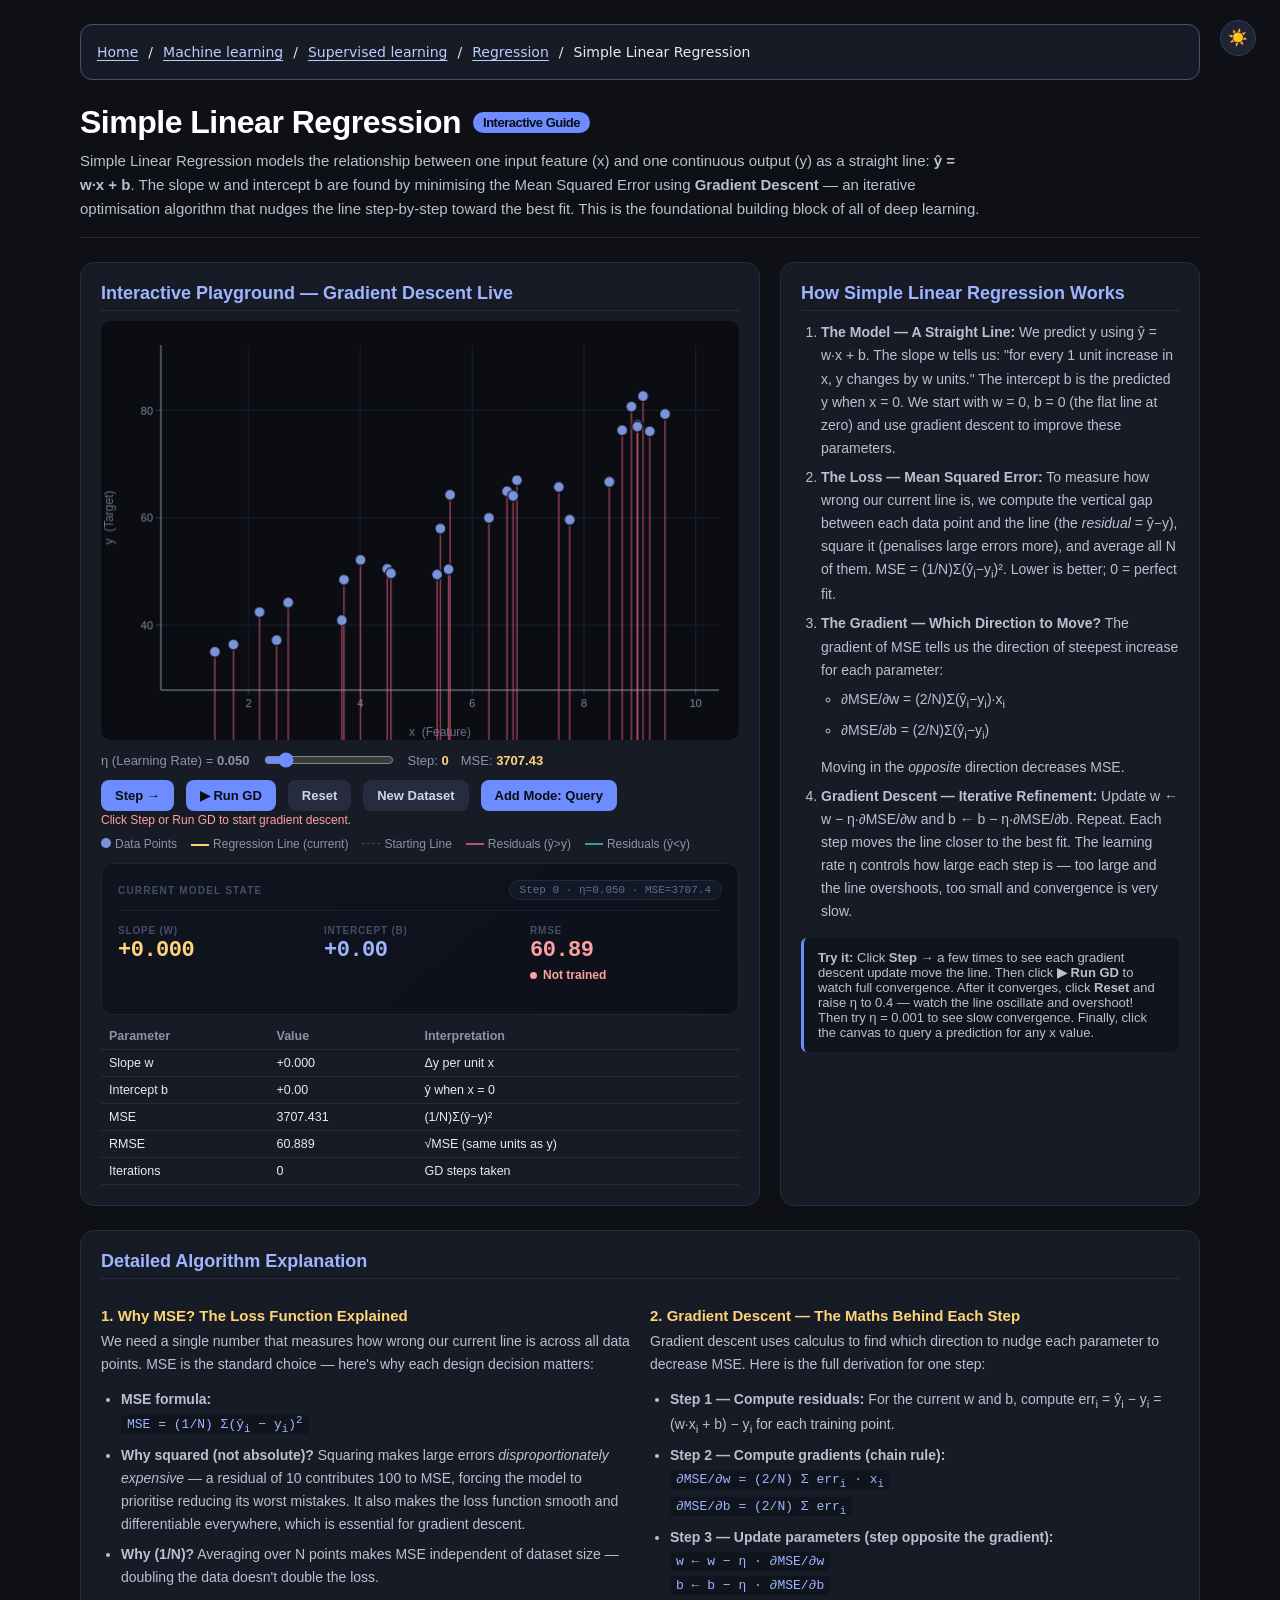
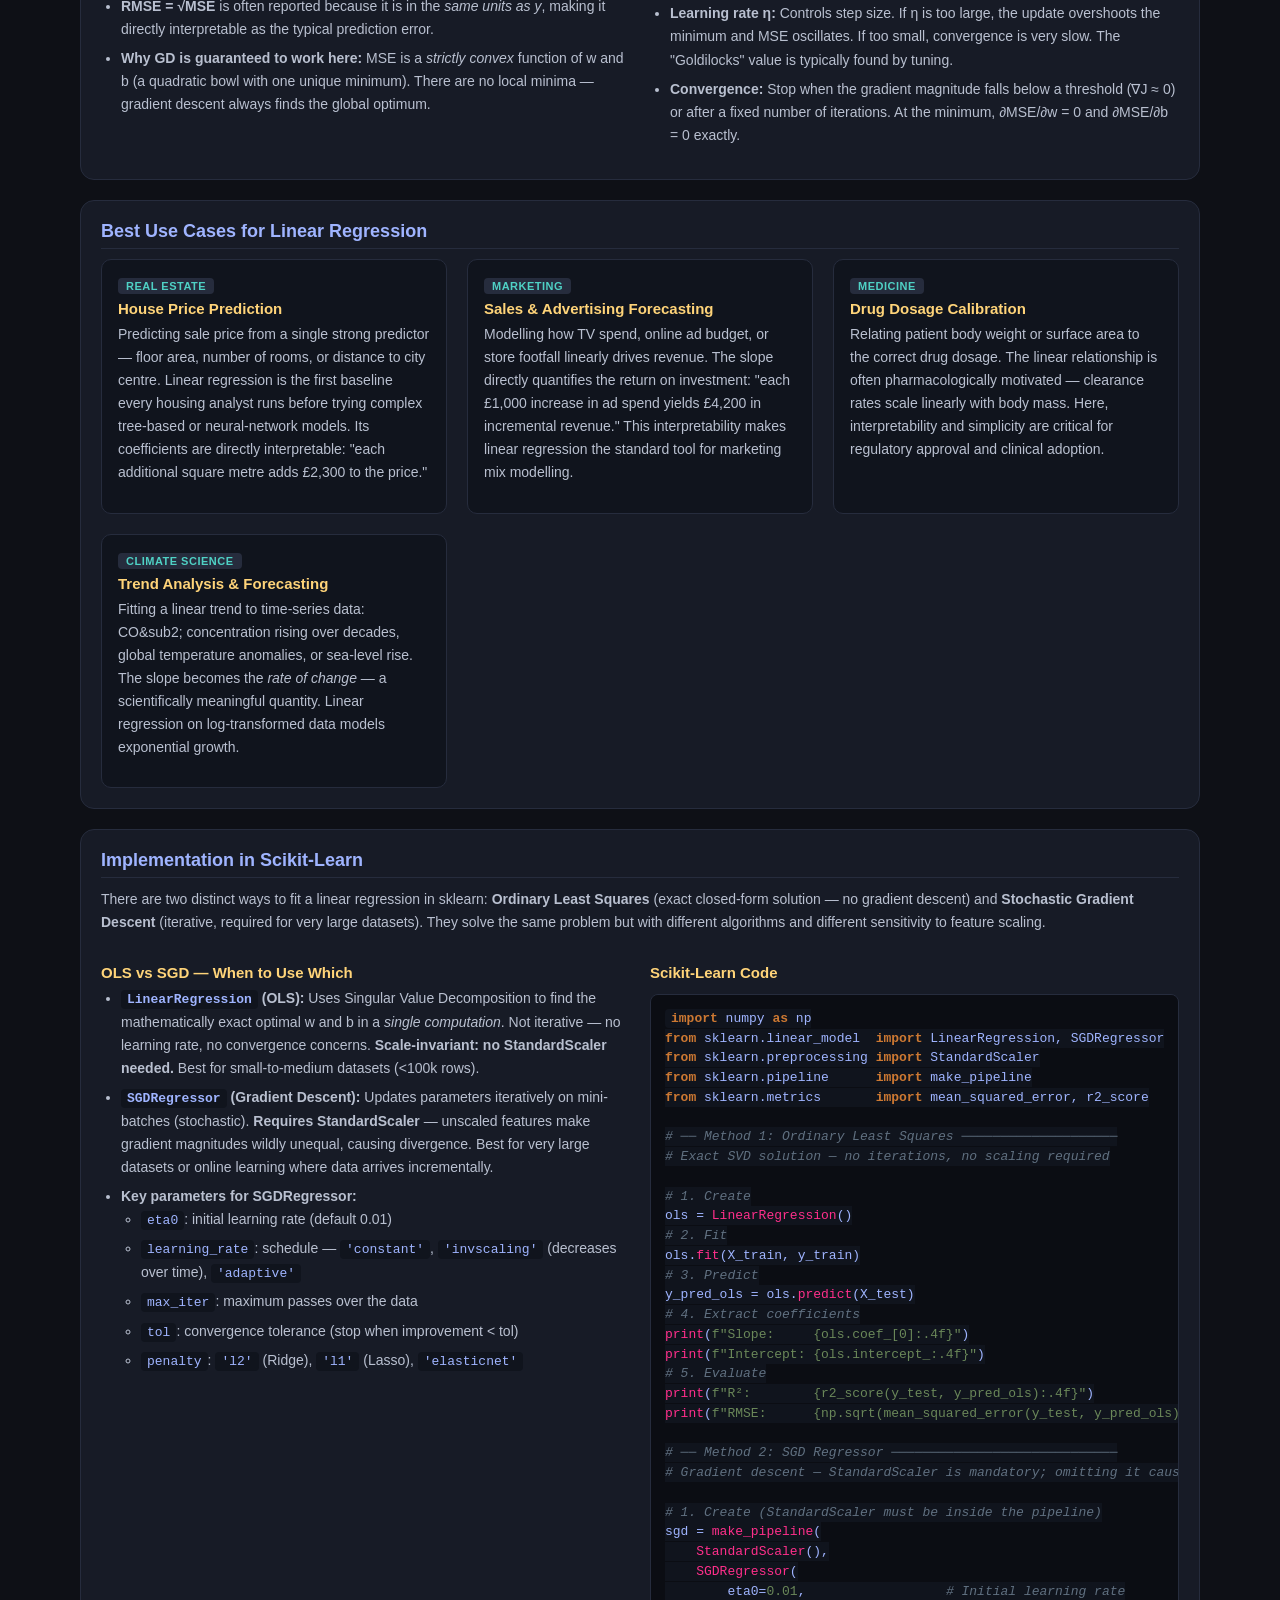
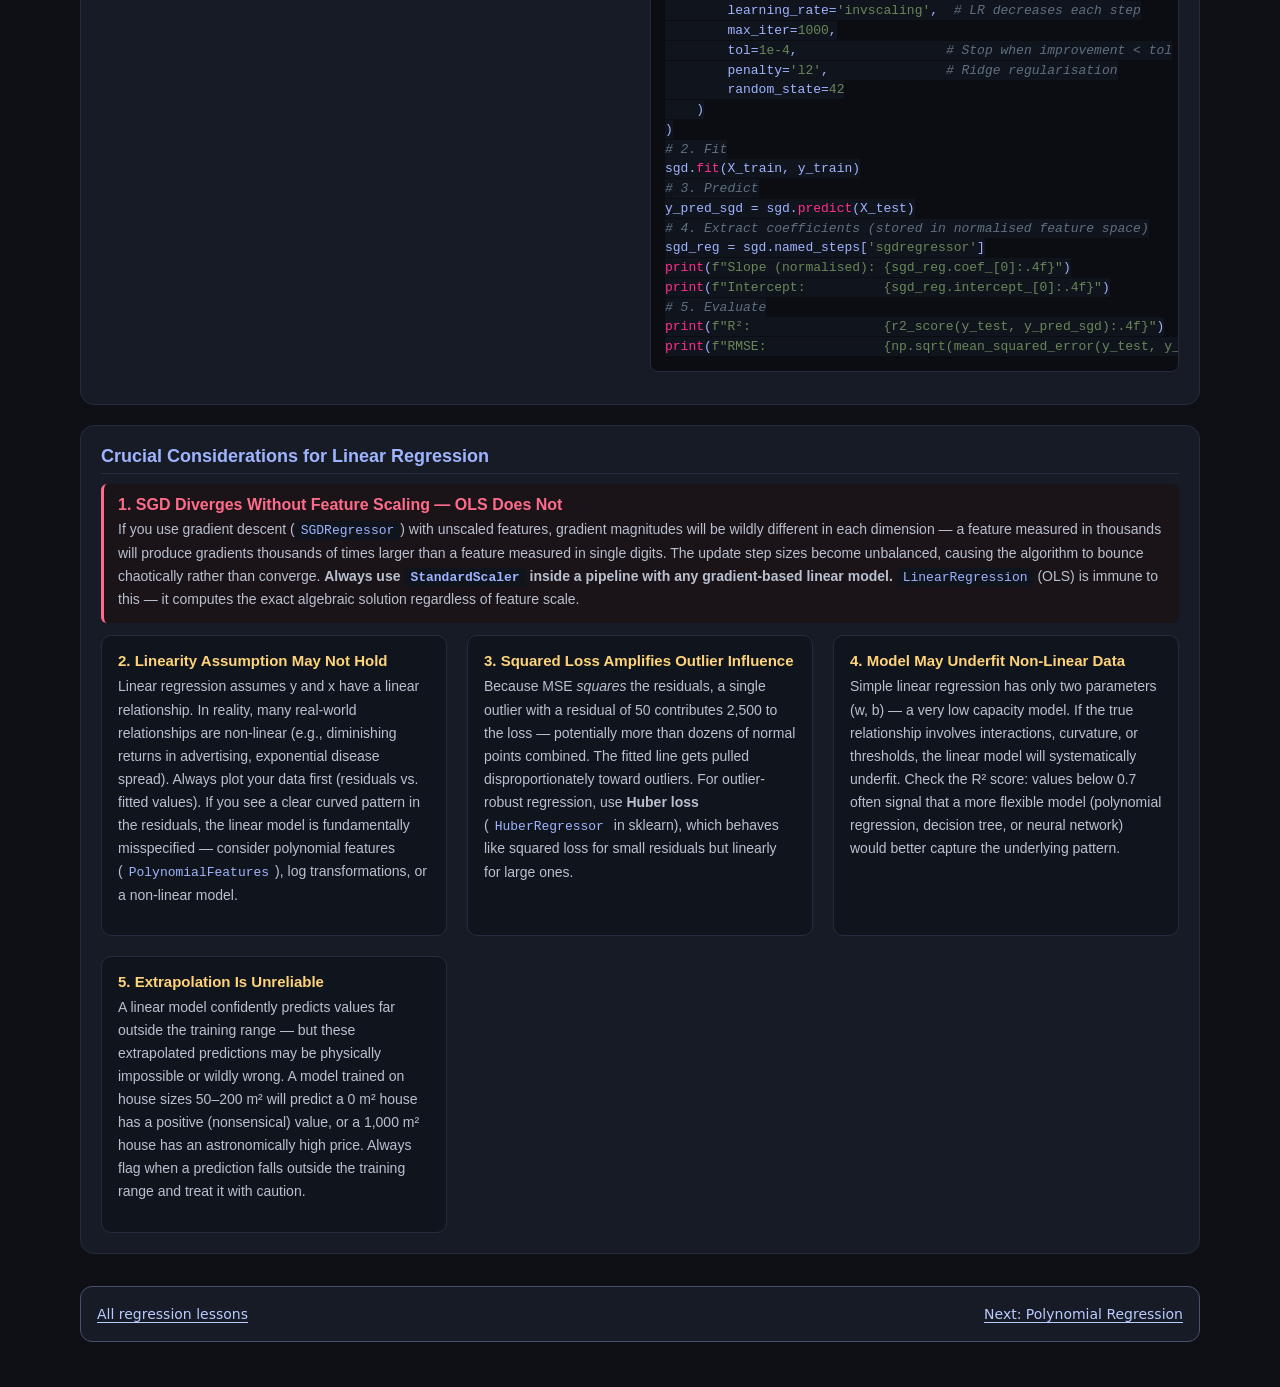
<file: docs/machine-learning/supervised-learning/regression/linear-regression/index.html>
<!doctype html>
<html lang="en" data-type="html" data-identifier="a3f8b2e1-4c7d-4e5f-9a1b-2c3d4e5f6a7b" data-title="Simple Linear Regression — Interactive Explainer" data-version="2" width="1200" height="900"><head><title>Simple Linear Regression | Interactive Explainer Series</title><meta name="viewport" content="width=device-width, initial-scale=1"><link rel="stylesheet" href="../../../../assets/css/navigation.css">
<meta charset="utf-8">
<style>
  * { box-sizing: border-box; }
  body {
    margin: 0;
    font-family: -apple-system, BlinkMacSystemFont, "Segoe UI", Roboto, Helvetica, sans-serif;
    background: #0e1016;
    color: #e8eaf0;
    padding: 24px;
    transition: background .25s, color .25s;
  }
  .wrap { max-width: 1120px; margin: 0 auto; }

  header.main-header { margin-bottom: 24px; padding-bottom: 16px; border-bottom: 1px solid #262c3d; transition: border-color .25s; }
  header.main-header h1 { font-size: 32px; margin: 0 0 8px; letter-spacing: -0.5px; color: #fff; display: flex; align-items: center; gap: 12px; flex-wrap: wrap; transition: color .25s; }
  header.main-header h1 .badge-tag { font-size: 13px; background: #6c8cff; color: #0b0d13; padding: 3px 10px; border-radius: 12px; font-weight: 700; }
  header.main-header p { font-size: 15px; color: #b9c0d0; margin: 0; line-height: 1.6; max-width: 900px; transition: color .25s; }

  h2 { font-size: 18px; margin: 0 0 10px; color: #9fb4ff; border-bottom: 1px solid #262c3d; padding-bottom: 6px; transition: color .25s, border-color .25s; }
  h3 { font-size: 15px; margin: 18px 0 6px; color: #ffd479; transition: color .25s; }
  p { line-height: 1.65; color: #b9c0d0; font-size: 14px; margin: 0 0 12px; transition: color .25s; }

  .layout { display: flex; gap: 20px; flex-wrap: wrap; margin-bottom: 24px; }
  .panel { background: #171b26; border: 1px solid #262c3d; border-radius: 14px; padding: 20px; transition: background .25s, border-color .25s; }
  .left  { flex: 1 1 620px; }
  .right { flex: 1 1 360px; }
  .full-width { width: 100%; margin-top: 20px; }

  canvas { border-radius: 10px; background: #0b0d13; cursor: crosshair; display: block; width: 100%; height: auto; transition: background .25s; }
  .controls { display: flex; align-items: center; gap: 12px; margin: 10px 0 2px; flex-wrap: wrap; }
  label { font-size: 13px; color: #8b93a7; transition: color .25s; white-space: nowrap; }
  input[type=range] { width: 130px; accent-color: #6c8cff; }
  button { background: #6c8cff; color: #0b0d13; border: 0; border-radius: 8px; padding: 8px 14px; font-size: 13px; font-weight: 600; cursor: pointer; transition: filter .15s; }
  button.ghost { background: #262c3d; color: #cfd6e6; transition: background .25s, color .25s; }
  button:hover { filter: brightness(1.15); }
  .badge { display: inline-block; padding: 3px 9px; border-radius: 20px; font-size: 12px; font-weight: 600; }
  table { width: 100%; border-collapse: collapse; font-size: 12.5px; margin-top: 8px; }
  th, td { text-align: left; padding: 6px 8px; border-bottom: 1px solid #262c3d; transition: border-color .25s; }
  th { color: #8b93a7; font-weight: 600; transition: color .25s; }
  ol, ul { color: #b9c0d0; font-size: 14px; line-height: 1.65; padding-left: 20px; margin: 0 0 12px; transition: color .25s; }
  li { margin-bottom: 6px; }
  .k-warn { color: #ff9f9f; font-size: 12px; min-height: 16px; margin-top: 2px; }
  .legend { display: flex; gap: 14px; font-size: 12px; color: #8b93a7; margin-top: 8px; flex-wrap: wrap; transition: color .25s; }
  .dot   { display: inline-block; width: 10px; height: 10px; border-radius: 50%; margin-right: 4px; }
  .lsamp { display: inline-block; width: 18px; height: 3px; vertical-align: middle; margin-right: 4px; }
  .tip { background: #10141d; border-left: 3px solid #6c8cff; padding: 12px 14px; border-radius: 6px; font-size: 13px; color: #b9c0d0; margin-top: 14px; transition: background .25s, color .25s; }
  .grid-2 { display: grid; grid-template-columns: repeat(auto-fit, minmax(320px, 1fr)); gap: 20px; }
  .card { background: #10141d; border: 1px solid #262c3d; border-radius: 10px; padding: 16px; transition: background .25s, border-color .25s; }
  .card h3 { margin-top: 0; }
  pre { background: #0b0d13; padding: 14px; border-radius: 8px; border: 1px solid #262c3d; font-family: 'Fira Code', Consolas, Monaco, monospace; font-size: 12.5px; color: #a9b7c6; overflow-x: auto; line-height: 1.5; transition: background .25s, border-color .25s, color .25s; }
  code { font-family: 'Fira Code', Consolas, Monaco, monospace; background: #10141d; color: #9fb4ff; padding: 2px 6px; border-radius: 4px; font-size: 13px; transition: background .25s, color .25s; }
  .kw  { color: #cc7832; font-weight: bold; }
  .fn  { color: #ff2f8b; }
  .str { color: #6a8759; }
  .cm  { color: #607080; font-style: italic; }
  .tag { background: #262c3d; color: #4fd1c5; font-size: 11px; padding: 2px 8px; border-radius: 4px; text-transform: uppercase; letter-spacing: .5px; font-weight: bold; margin-bottom: 6px; display: inline-block; transition: background .25s; }
  .warn-box { background: #1a1418; border-left: 3px solid #ff6b8b; padding: 12px 14px; border-radius: 6px; margin-bottom: 12px; transition: background .25s; }

  .verdict-card { background: linear-gradient(140deg,#10141f 0%,#0d1019 100%); border: 1px solid #1e2535; border-radius: 12px; padding: 16px; margin-top: 12px; transition: background .25s, border-color .25s; }
  .vc-empty { display: flex; align-items: center; justify-content: center; gap: 10px; color: #38415a; font-size: 13px; padding: 12px 0; transition: color .25s; }
  .vc-empty-ring { width: 18px; height: 18px; border-radius: 50%; border: 2px dashed #38415a; flex-shrink: 0; transition: border-color .25s; }
  .vc-header { display: flex; align-items: center; justify-content: space-between; margin-bottom: 14px; padding-bottom: 10px; border-bottom: 1px solid #181f2e; transition: border-color .25s; }
  .vc-section-title { font-size: 10px; text-transform: uppercase; letter-spacing: 1.2px; color: #424e6a; font-weight: 700; transition: color .25s; }
  .vc-model-pill { background: #131826; border: 1px solid #222c3f; padding: 3px 10px; border-radius: 20px; font-size: 11px; color: #5c6e96; font-family: 'Fira Code', Consolas, monospace; transition: background .25s, border-color .25s, color .25s; }
  .vc-metrics { display: grid; grid-template-columns: 1fr 1fr 1fr; gap: 14px; margin-bottom: 16px; }
  .vc-metric { display: flex; flex-direction: column; gap: 4px; }
  .vc-metric-label { font-size: 10px; text-transform: uppercase; letter-spacing: .8px; color: #424e6a; font-weight: 600; transition: color .25s; }
  .vc-metric-value { font-size: 22px; font-weight: 800; font-family: 'Fira Code', Consolas, monospace; line-height: 1; letter-spacing: -.5px; }
  .vc-status-row { display: flex; align-items: center; gap: 6px; margin-top: 2px; }
  .vc-status-dot { width: 7px; height: 7px; border-radius: 50%; flex-shrink: 0; }
  .vc-status-text { font-size: 12px; font-weight: 600; }
  .vc-gauge-bar { position: relative; height: 10px; border-radius: 5px; overflow: visible; }
  .vc-gauge-bar-slr { background: linear-gradient(to right, #4a90e2 0%, rgba(74,144,226,.4) 35%, rgba(24,30,46,.95) 45%, rgba(24,30,46,.95) 55%, rgba(255,154,60,.4) 65%, #ff9a3c 100%); }
  .vc-gauge-tick { position: absolute; top: -4px; width: 1px; height: 18px; background: rgba(255,255,255,.18); transform: translateX(-50%); transition: background .25s; }
  .vc-gauge-needle { position: absolute; top: -6px; width: 3px; height: 22px; background: #ffd479; border-radius: 3px; transform: translateX(-50%); box-shadow: 0 0 8px rgba(255,212,121,.9),0 0 18px rgba(255,212,121,.3); z-index: 2; transition: left .12s ease; }
  .vc-gauge-axis { position: relative; height: 16px; margin-top: 5px; }
  .vc-gauge-axis-label { position: absolute; font-size: 10px; transform: translateX(-50%); font-family: 'Fira Code', Consolas, monospace; }
  .vc-gauge-zones { display: flex; justify-content: space-between; margin-top: 2px; }
  .vc-gauge-zone-label { font-size: 10.5px; opacity: .65; }

  #theme-toggle {
    position: fixed; top: 20px; right: 24px;
    width: 36px; height: 36px; padding: 0;
    border-radius: 50%; background: #1e2436;
    border: 1px solid #333d55; color: inherit;
    font-size: 16px; line-height: 1; cursor: pointer;
    display: flex; align-items: center; justify-content: center;
    z-index: 1000; transition: background .25s, border-color .25s, transform .15s;
  }
  #theme-toggle:hover { filter: none; transform: scale(1.1); }

  body.light { background: #f0f3fa; color: #1a1f2e; }
  body.light #theme-toggle { background: #e4e8f5; border-color: #c4cce0; }
  body.light header.main-header { border-bottom-color: #d4daf0; }
  body.light header.main-header h1 { color: #1a1f2e; }
  body.light header.main-header p { color: #4a5270; }
  body.light h2 { color: #3b5bdb; border-bottom-color: #d4daf0; }
  body.light h3 { color: #9a7000; }
  body.light p { color: #4a5270; }
  body.light ol, body.light ul { color: #4a5270; }
  body.light .panel { background: #ffffff; border-color: #d4daf0; }
  body.light .card { background: #f5f7fe; border-color: #d4daf0; }
  body.light canvas { background: #eaeefc; }
  body.light pre { background: #f2f4fc; border-color: #d4daf0; color: #2d3660; }
  body.light code { background: #e8edfb; color: #2d52c4; }
  body.light .kw  { color: #b05800; }
  body.light .fn  { color: #b5096a; }
  body.light .str { color: #3a6e2a; }
  body.light .cm  { color: #5a6a7a; }
  body.light th { color: #6878a8; }
  body.light td, body.light th { border-bottom-color: #d4daf0; }
  body.light label { color: #6878a8; }
  body.light .legend { color: #6878a8; }
  body.light button.ghost { background: #e4e8f5; color: #3a4268; }
  body.light .tag { background: #e4e8fa; color: #1d7a6a; }
  body.light .tip { background: #eef2ff; color: #3d4a6e; }
  body.light .warn-box { background: #fff5f5; }
  body.light .k-warn { color: #c0392b; }
  body.light .verdict-card { background: linear-gradient(140deg,#f8faff 0%,#f2f5fb 100%); border-color: #d0d8ee; }
  body.light .vc-header { border-bottom-color: #dce4f4; }
  body.light .vc-section-title { color: #8594b8; }
  body.light .vc-model-pill { background: #e8edfb; border-color: #d0d8ee; color: #5868a0; }
  body.light .vc-metric-label { color: #8594b8; }
  body.light .vc-empty { color: #a8b2cc; }
  body.light .vc-empty-ring { border-color: #a8b2cc; }
  body.light .vc-gauge-bar-slr { background: linear-gradient(to right, #4a90e2 0%, rgba(74,144,226,.45) 35%, rgba(198,206,226,.95) 45%, rgba(198,206,226,.95) 55%, rgba(255,154,60,.45) 65%, #ff9a3c 100%); }
  body.light .vc-gauge-tick { background: rgba(0,0,0,.15); }
</style>
</head>
<body><nav class="series-nav" aria-label="Breadcrumb"><a href="../../../../">Home</a><span aria-hidden="true">/</span><a href="../../../">Machine learning</a><span aria-hidden="true">/</span><a href="../../">Supervised learning</a><span aria-hidden="true">/</span><a href="../">Regression</a><span aria-hidden="true">/</span><span aria-current="page">Simple Linear Regression</span></nav>

<button id="theme-toggle" title="Toggle light / dark mode">☀️</button>

<div class="wrap">

  <header class="main-header">
    <h1 id="main-title">
      Simple Linear Regression
      <span class="badge-tag">Interactive Guide</span>
    </h1>
    <p id="main-desc">Simple Linear Regression models the relationship between one input feature (x) and one continuous output (y) as a straight line: <strong>ŷ = w·x + b</strong>. The slope w and intercept b are found by minimising the Mean Squared Error using <strong>Gradient Descent</strong> — an iterative optimisation algorithm that nudges the line step-by-step toward the best fit. This is the foundational building block of all of deep learning.</p>
  </header>

  <div class="layout">
    <div class="panel left">
      <h2 id="h-canvas">Interactive Playground — Gradient Descent Live</h2>
      <canvas id="plot" width="640" height="420"></canvas>

      <div class="controls">
        <label for="lr-slider" title="Learning rate η: controls how large each gradient descent step is">η (Learning Rate) = <strong id="lr-val">0.050</strong></label>
        <input type="range" id="lr-slider" min="0.001" max="0.400" step="0.001" value="0.050">
        <label style="color:#8b93a7;">Step: <strong id="iter-val" style="color:#ffd479;">0</strong></label>
        <label style="color:#8b93a7;">MSE: <strong id="mse-val" style="color:#ffd479;">—</strong></label>
      </div>

      <div class="controls">
        <button id="step-btn" title="Perform exactly one gradient descent step">Step →</button>
        <button id="run-btn" title="Animate gradient descent until convergence">▶ Run GD</button>
        <button id="reset-btn" class="ghost" title="Reset weights to zero and restart">Reset</button>
        <button id="reseed-btn" class="ghost">New Dataset</button>
        <button id="mode-btn">Add Mode: Query</button>
      </div>

      <div class="k-warn" id="warn"></div>
      <div class="legend">
        <span><span class="dot" style="background:#7b93db;"></span>Data Points</span>
        <span><span class="lsamp" style="background:#ffd479;height:2.5px;"></span>Regression Line (current)</span>
        <span><span class="lsamp" style="border-top:1.5px dashed rgba(255,212,121,0.25);"></span>Starting Line</span>
        <span><span class="lsamp" style="border-top:2px solid rgba(255,107,139,0.7);"></span>Residuals (ŷ&gt;y)</span>
        <span><span class="lsamp" style="border-top:2px solid rgba(79,209,197,0.7);"></span>Residuals (ŷ&lt;y)</span>
      </div>

      <div class="verdict-card" id="verdict-card">
        <div class="vc-empty"><div class="vc-empty-ring"></div>Click Run GD or Step to train — then click the canvas to query a prediction</div>
      </div>

      <table id="tbl">
        <thead id="tbl-head">
          <tr><th>Parameter</th><th>Value</th><th>Interpretation</th></tr>
        </thead>
        <tbody id="tbody"></tbody>
      </table>
    </div>

    <div class="panel right">
      <h2 id="h-how">How Simple Linear Regression Works</h2>
      <ol>
        <li><strong>The Model — A Straight Line:</strong> We predict y using ŷ = w·x + b. The slope w tells us: "for every 1 unit increase in x, y changes by w units." The intercept b is the predicted y when x = 0. We start with w = 0, b = 0 (the flat line at zero) and use gradient descent to improve these parameters.</li>
        <li><strong>The Loss — Mean Squared Error:</strong> To measure how wrong our current line is, we compute the vertical gap between each data point and the line (the <em>residual</em> = ŷ−y), square it (penalises large errors more), and average all N of them. MSE = (1/N)Σ(ŷ<sub>i</sub>−y<sub>i</sub>)². Lower is better; 0 = perfect fit.</li>
        <li><strong>The Gradient — Which Direction to Move?</strong> The gradient of MSE tells us the direction of steepest increase for each parameter:
          <ul style="margin-top:6px;">
            <li>∂MSE/∂w = (2/N)Σ(ŷ<sub>i</sub>−y<sub>i</sub>)·x<sub>i</sub></li>
            <li>∂MSE/∂b = (2/N)Σ(ŷ<sub>i</sub>−y<sub>i</sub>)</li>
          </ul>
          Moving in the <em>opposite</em> direction decreases MSE.
        </li>
        <li><strong>Gradient Descent — Iterative Refinement:</strong> Update w ← w − η·∂MSE/∂w and b ← b − η·∂MSE/∂b. Repeat. Each step moves the line closer to the best fit. The learning rate η controls how large each step is — too large and the line overshoots, too small and convergence is very slow.</li>
      </ol>
      <div class="tip"><strong>Try it:</strong> Click <strong>Step →</strong> a few times to see each gradient descent update move the line. Then click <strong>▶ Run GD</strong> to watch full convergence. After it converges, click <strong>Reset</strong> and raise η to 0.4 — watch the line oscillate and overshoot! Then try η = 0.001 to see slow convergence. Finally, click the canvas to query a prediction for any x value.</div>
    </div>
  </div>

  <!-- Deep Dive -->
  <div class="panel full-width">
    <h2 id="h-deep-dive">Detailed Algorithm Explanation</h2>
    <div class="grid-2">
      <div>
        <h3 id="h-mse">1. Why MSE? The Loss Function Explained</h3>
        <p>We need a single number that measures how wrong our current line is across all data points. MSE is the standard choice — here's why each design decision matters:</p>
        <ul>
          <li><strong>MSE formula:</strong><br>
            <code>MSE = (1/N) Σ(ŷ<sub>i</sub> − y<sub>i</sub>)<sup>2</sup></code>
          </li>
          <li><strong>Why squared (not absolute)?</strong> Squaring makes large errors <em>disproportionately expensive</em> — a residual of 10 contributes 100 to MSE, forcing the model to prioritise reducing its worst mistakes. It also makes the loss function smooth and differentiable everywhere, which is essential for gradient descent.</li>
          <li><strong>Why (1/N)?</strong> Averaging over N points makes MSE independent of dataset size — doubling the data doesn't double the loss.</li>
          <li><strong>RMSE = √MSE</strong> is often reported because it is in the <em>same units as y</em>, making it directly interpretable as the typical prediction error.</li>
          <li><strong>Why GD is guaranteed to work here:</strong> MSE is a <em>strictly convex</em> function of w and b (a quadratic bowl with one unique minimum). There are no local minima — gradient descent always finds the global optimum.</li>
        </ul>
      </div>
      <div>
        <h3 id="h-gd">2. Gradient Descent — The Maths Behind Each Step</h3>
        <p>Gradient descent uses calculus to find which direction to nudge each parameter to decrease MSE. Here is the full derivation for one step:</p>
        <ul>
          <li><strong>Step 1 — Compute residuals:</strong> For the current w and b, compute err<sub>i</sub> = ŷ<sub>i</sub> − y<sub>i</sub> = (w·x<sub>i</sub> + b) − y<sub>i</sub> for each training point.</li>
          <li><strong>Step 2 — Compute gradients (chain rule):</strong><br>
            <code>∂MSE/∂w = (2/N) Σ err<sub>i</sub> · x<sub>i</sub></code><br>
            <code>∂MSE/∂b = (2/N) Σ err<sub>i</sub></code>
          </li>
          <li><strong>Step 3 — Update parameters (step opposite the gradient):</strong><br>
            <code>w ← w − η · ∂MSE/∂w</code><br>
            <code>b ← b − η · ∂MSE/∂b</code>
          </li>
          <li><strong>Learning rate η:</strong> Controls step size. If η is too large, the update overshoots the minimum and MSE oscillates. If too small, convergence is very slow. The "Goldilocks" value is typically found by tuning.</li>
          <li><strong>Convergence:</strong> Stop when the gradient magnitude falls below a threshold (∇J ≈ 0) or after a fixed number of iterations. At the minimum, ∂MSE/∂w = 0 and ∂MSE/∂b = 0 exactly.</li>
        </ul>
      </div>
    </div>
  </div>

  <!-- Use Cases -->
  <div class="panel full-width">
    <h2 id="h-usecases">Best Use Cases for Linear Regression</h2>
    <div class="grid-2">
      <div class="card">
        <span class="tag">Real Estate</span>
        <h3 id="h-housing">House Price Prediction</h3>
        <p>Predicting sale price from a single strong predictor — floor area, number of rooms, or distance to city centre. Linear regression is the first baseline every housing analyst runs before trying complex tree-based or neural-network models. Its coefficients are directly interpretable: "each additional square metre adds £2,300 to the price."</p>
      </div>
      <div class="card">
        <span class="tag">Marketing</span>
        <h3 id="h-sales">Sales &amp; Advertising Forecasting</h3>
        <p>Modelling how TV spend, online ad budget, or store footfall linearly drives revenue. The slope directly quantifies the return on investment: "each £1,000 increase in ad spend yields £4,200 in incremental revenue." This interpretability makes linear regression the standard tool for marketing mix modelling.</p>
      </div>
      <div class="card">
        <span class="tag">Medicine</span>
        <h3 id="h-dosage">Drug Dosage Calibration</h3>
        <p>Relating patient body weight or surface area to the correct drug dosage. The linear relationship is often pharmacologically motivated — clearance rates scale linearly with body mass. Here, interpretability and simplicity are critical for regulatory approval and clinical adoption.</p>
      </div>
      <div class="card">
        <span class="tag">Climate Science</span>
        <h3 id="h-climate">Trend Analysis &amp; Forecasting</h3>
        <p>Fitting a linear trend to time-series data: CO&amp;sub2; concentration rising over decades, global temperature anomalies, or sea-level rise. The slope becomes the <em>rate of change</em> — a scientifically meaningful quantity. Linear regression on log-transformed data models exponential growth.</p>
      </div>
    </div>
  </div>

  <!-- Implementation — FIXED: both methods now have identical steps -->
  <div class="panel full-width">
    <h2 id="h-impl">Implementation in Scikit-Learn</h2>
    <p>There are two distinct ways to fit a linear regression in sklearn: <strong>Ordinary Least Squares</strong> (exact closed-form solution — no gradient descent) and <strong>Stochastic Gradient Descent</strong> (iterative, required for very large datasets). They solve the same problem but with different algorithms and different sensitivity to feature scaling.</p>
    <div class="grid-2">
      <div>
        <h3 id="h-params">OLS vs SGD — When to Use Which</h3>
        <ul>
          <li><strong><code>LinearRegression</code> (OLS):</strong> Uses Singular Value Decomposition to find the mathematically exact optimal w and b in a <em>single computation</em>. Not iterative — no learning rate, no convergence concerns. <strong>Scale-invariant: no StandardScaler needed.</strong> Best for small-to-medium datasets (&lt;100k rows).</li>
          <li><strong><code>SGDRegressor</code> (Gradient Descent):</strong> Updates parameters iteratively on mini-batches (stochastic). <strong>Requires StandardScaler</strong> — unscaled features make gradient magnitudes wildly unequal, causing divergence. Best for very large datasets or online learning where data arrives incrementally.</li>
          <li><strong>Key parameters for SGDRegressor:</strong>
            <ul>
              <li><code>eta0</code>: initial learning rate (default 0.01)</li>
              <li><code>learning_rate</code>: schedule — <code>'constant'</code>, <code>'invscaling'</code> (decreases over time), <code>'adaptive'</code></li>
              <li><code>max_iter</code>: maximum passes over the data</li>
              <li><code>tol</code>: convergence tolerance (stop when improvement &lt; tol)</li>
              <li><code>penalty</code>: <code>'l2'</code> (Ridge), <code>'l1'</code> (Lasso), <code>'elasticnet'</code></li>
            </ul>
          </li>
        </ul>
      </div>

      <!-- FIXED: both methods now follow create → fit → predict → coefficients → evaluate -->
      <div>
        <h3 id="h-code">Scikit-Learn Code</h3>
        <pre><code><span class="kw">import</span> numpy <span class="kw">as</span> np
<span class="kw">from</span> sklearn.linear_model  <span class="kw">import</span> LinearRegression, SGDRegressor
<span class="kw">from</span> sklearn.preprocessing <span class="kw">import</span> StandardScaler
<span class="kw">from</span> sklearn.pipeline      <span class="kw">import</span> make_pipeline
<span class="kw">from</span> sklearn.metrics       <span class="kw">import</span> mean_squared_error, r2_score

<span class="cm"># ── Method 1: Ordinary Least Squares ────────────────────
# Exact SVD solution — no iterations, no scaling required</span>

<span class="cm"># 1. Create</span>
ols = <span class="fn">LinearRegression</span>()
<span class="cm"># 2. Fit</span>
ols.<span class="fn">fit</span>(X_train, y_train)
<span class="cm"># 3. Predict</span>
y_pred_ols = ols.<span class="fn">predict</span>(X_test)
<span class="cm"># 4. Extract coefficients</span>
<span class="fn">print</span>(<span class="str">f"Slope:     {ols.coef_[0]:.4f}"</span>)
<span class="fn">print</span>(<span class="str">f"Intercept: {ols.intercept_:.4f}"</span>)
<span class="cm"># 5. Evaluate</span>
<span class="fn">print</span>(<span class="str">f"R²:        {r2_score(y_test, y_pred_ols):.4f}"</span>)
<span class="fn">print</span>(<span class="str">f"RMSE:      {np.sqrt(mean_squared_error(y_test, y_pred_ols)):.4f}"</span>)

<span class="cm"># ── Method 2: SGD Regressor ─────────────────────────────
# Gradient descent — StandardScaler is mandatory; omitting it causes divergence</span>

<span class="cm"># 1. Create (StandardScaler must be inside the pipeline)</span>
sgd = <span class="fn">make_pipeline</span>(
    <span class="fn">StandardScaler</span>(),
    <span class="fn">SGDRegressor</span>(
        eta0=<span class="str">0.01</span>,                  <span class="cm"># Initial learning rate</span>
        learning_rate=<span class="str">'invscaling'</span>,  <span class="cm"># LR decreases each step</span>
        max_iter=<span class="str">1000</span>,
        tol=<span class="str">1e-4</span>,                   <span class="cm"># Stop when improvement &lt; tol</span>
        penalty=<span class="str">'l2'</span>,               <span class="cm"># Ridge regularisation</span>
        random_state=<span class="str">42</span>
    )
)
<span class="cm"># 2. Fit</span>
sgd.<span class="fn">fit</span>(X_train, y_train)
<span class="cm"># 3. Predict</span>
y_pred_sgd = sgd.<span class="fn">predict</span>(X_test)
<span class="cm"># 4. Extract coefficients (stored in normalised feature space)</span>
sgd_reg = sgd.named_steps[<span class="str">'sgdregressor'</span>]
<span class="fn">print</span>(<span class="str">f"Slope (normalised): {sgd_reg.coef_[0]:.4f}"</span>)
<span class="fn">print</span>(<span class="str">f"Intercept:          {sgd_reg.intercept_[0]:.4f}"</span>)
<span class="cm"># 5. Evaluate</span>
<span class="fn">print</span>(<span class="str">f"R²:                 {r2_score(y_test, y_pred_sgd):.4f}"</span>)
<span class="fn">print</span>(<span class="str">f"RMSE:               {np.sqrt(mean_squared_error(y_test, y_pred_sgd)):.4f}"</span>)</code></pre>
      </div>
    </div>
  </div>

  <!-- Pitfalls -->
  <div class="panel full-width">
    <h2 id="h-pitfalls">Crucial Considerations for Linear Regression</h2>
    <div class="warn-box">
      <strong style="color:#ff6b8b;">1. SGD Diverges Without Feature Scaling — OLS Does Not</strong>
      <p style="margin-top:4px;margin-bottom:0;">If you use gradient descent (<code>SGDRegressor</code>) with unscaled features, gradient magnitudes will be wildly different in each dimension — a feature measured in thousands will produce gradients thousands of times larger than a feature measured in single digits. The update step sizes become unbalanced, causing the algorithm to bounce chaotically rather than converge. <strong>Always use <code>StandardScaler</code> inside a pipeline with any gradient-based linear model.</strong> <code>LinearRegression</code> (OLS) is immune to this — it computes the exact algebraic solution regardless of feature scale.</p>
    </div>
    <div class="grid-2">
      <div class="card">
        <h3 id="h-linearity">2. Linearity Assumption May Not Hold</h3>
        <p>Linear regression assumes y and x have a linear relationship. In reality, many real-world relationships are non-linear (e.g., diminishing returns in advertising, exponential disease spread). Always plot your data first (residuals vs. fitted values). If you see a clear curved pattern in the residuals, the linear model is fundamentally misspecified — consider polynomial features (<code>PolynomialFeatures</code>), log transformations, or a non-linear model.</p>
      </div>
      <div class="card">
        <h3 id="h-outliers">3. Squared Loss Amplifies Outlier Influence</h3>
        <p>Because MSE <em>squares</em> the residuals, a single outlier with a residual of 50 contributes 2,500 to the loss — potentially more than dozens of normal points combined. The fitted line gets pulled disproportionately toward outliers. For outlier-robust regression, use <strong>Huber loss</strong> (<code>HuberRegressor</code> in sklearn), which behaves like squared loss for small residuals but linearly for large ones.</p>
      </div>
      <div class="card">
        <h3 id="h-underfit">4. Model May Underfit Non-Linear Data</h3>
        <p>Simple linear regression has only two parameters (w, b) — a very low capacity model. If the true relationship involves interactions, curvature, or thresholds, the linear model will systematically underfit. Check the R² score: values below 0.7 often signal that a more flexible model (polynomial regression, decision tree, or neural network) would better capture the underlying pattern.</p>
      </div>
      <div class="card">
        <h3 id="h-extrap">5. Extrapolation Is Unreliable</h3>
        <p>A linear model confidently predicts values far outside the training range — but these extrapolated predictions may be physically impossible or wildly wrong. A model trained on house sizes 50–200 m² will predict a 0 m² house has a positive (nonsensical) value, or a 1,000 m² house has an astronomically high price. Always flag when a prediction falls outside the training range and treat it with caution.</p>
      </div>
    </div>
  </div>

</div>

<script>
const cv  = document.getElementById('plot');
const ctx = cv.getContext('2d');
const W   = cv.width, H = cv.height;

const MAR = { L: 60, R: 20, T: 24, B: 50 };
const PW  = W - MAR.L - MAR.R;
const PH  = H - MAR.T - MAR.B;

let pts = [], query = null, addMode = false, isDark = true;
let isRunning = false, animId = null;
const MAX_ITER = 600;

let lr = 0.05;
let w = 0, b = 0;
let iteration = 0, lossHistory = [];
let xMean = 0, xStd = 1;
let dxMin = 0, dxMax = 10, dyMin = 0, dyMax = 60;

function toScreen(dx, dy) {
  return {
    x: MAR.L + (dx - dxMin) / (dxMax - dxMin) * PW,
    y: MAR.T + (1 - (dy - dyMin) / (dyMax - dyMin)) * PH
  };
}
function fromScreen(sx, sy) {
  return {
    x: (sx - MAR.L) / PW * (dxMax - dxMin) + dxMin,
    y: (1 - (sy - MAR.T) / PH) * (dyMax - dyMin) + dyMin
  };
}

function niceTicks(lo, hi, n) {
  const range = hi - lo;
  const rawStep = range / n;
  const exp = Math.pow(10, Math.floor(Math.log10(rawStep)));
  const niceStep = [1,2,2.5,5,10].map(f => f*exp).find(s => s >= rawStep) || exp;
  const start = Math.ceil(lo / niceStep) * niceStep;
  const ticks = [];
  for (let v = start; v <= hi + niceStep * 0.01; v += niceStep)
    ticks.push(parseFloat(v.toFixed(10)));
  return ticks;
}

function updateNorm() {
  if (!pts.length) { xMean = 0; xStd = 1; return; }
  const xs = pts.map(p => p.x);
  xMean = xs.reduce((s,v) => s+v, 0) / xs.length;
  const vr = xs.reduce((s,v) => s+(v-xMean)**2, 0) / xs.length;
  xStd = Math.sqrt(vr) || 1;
}

function predictY(x) { return w * ((x - xMean) / xStd) + b; }
function dispSlope()     { return w / xStd; }
function dispIntercept() { return b - w * xMean / xStd; }
function computeMSE() {
  if (!pts.length) return 0;
  return pts.reduce((s, p) => s + (predictY(p.x) - p.y)**2, 0) / pts.length;
}

function updateDataRange() {
  if (!pts.length) { dxMin=0; dxMax=10; dyMin=0; dyMax=60; return; }
  const xs = pts.map(p => p.x), ys = pts.map(p => p.y);
  const xr = Math.max(...xs) - Math.min(...xs);
  const yr = Math.max(...ys) - Math.min(...ys);
  dxMin = Math.min(...xs) - xr * 0.12;
  dxMax = Math.max(...xs) + xr * 0.12;
  dyMin = Math.min(...ys) - yr * 0.15;
  dyMax = Math.max(...ys) + yr * 0.20;
}

function seed() {
  stopAnim();
  pts = [];
  const trueW = 5.5 + (Math.random() - 0.5) * 2;
  const trueB = 28 + (Math.random() - 0.5) * 12;
  for (let i = 0; i < 28; i++) {
    const x = 1 + Math.random() * 8.5;
    const noise = (Math.random() + Math.random() + Math.random() - 1.5) * 7;
    pts.push({ x, y: trueW * x + trueB + noise });
  }
  query = null;
  updateNorm();
  updateDataRange();
  resetGD();
}

function resetGD() {
  stopAnim();
  w = 0; b = 0; iteration = 0; lossHistory = [];
  updateIterDisplay();
}

function doOneStep() {
  if (!pts.length || iteration >= MAX_ITER) { stopAnim(); return; }
  const n = pts.length;
  let dw = 0, db = 0;
  for (const p of pts) {
    const xn = (p.x - xMean) / xStd;
    const err = w * xn + b - p.y;
    dw += err * xn;
    db += err;
  }
  w -= lr * (2 / n) * dw;
  b -= lr * (2 / n) * db;
  iteration++;
  lossHistory.push(computeMSE());
  updateIterDisplay();
}

function updateIterDisplay() {
  document.getElementById('iter-val').textContent = iteration;
  const mse = computeMSE();
  document.getElementById('mse-val').textContent = pts.length ? mse.toFixed(2) : '—';
}

function stopAnim() {
  isRunning = false;
  clearTimeout(animId);
  const btn = document.getElementById('run-btn');
  if (btn) btn.textContent = '\u25b6 Run GD';
}

function startAnim() {
  isRunning = true;
  document.getElementById('run-btn').textContent = '\u23f8 Pause';
  function step() {
    if (!isRunning) return;
    doOneStep();
    draw();
    if (iteration < MAX_ITER) animId = setTimeout(step, 30);
    else stopAnim();
  }
  animId = setTimeout(step, 30);
}

function drawAxes() {
  const axisCol = isDark ? 'rgba(200,215,235,0.45)' : 'rgba(30,45,90,0.4)';
  const tickCol = isDark ? 'rgba(200,215,235,0.25)' : 'rgba(30,45,90,0.2)';
  const labelCol = isDark ? 'rgba(180,195,220,0.70)' : 'rgba(40,55,95,0.65)';
  const gridCol = isDark ? 'rgba(30,38,58,0.9)' : 'rgba(200,210,230,0.7)';
  const xTicks = niceTicks(dxMin, dxMax, 6);
  const yTicks = niceTicks(dyMin, dyMax, 5);

  ctx.strokeStyle = gridCol; ctx.lineWidth = 1;
  xTicks.forEach(tx => { const sx = toScreen(tx, dyMin).x; ctx.beginPath(); ctx.moveTo(sx, MAR.T); ctx.lineTo(sx, H - MAR.B); ctx.stroke(); });
  yTicks.forEach(ty => { const sy = toScreen(dxMin, ty).y; ctx.beginPath(); ctx.moveTo(MAR.L, sy); ctx.lineTo(W - MAR.R, sy); ctx.stroke(); });

  ctx.strokeStyle = axisCol; ctx.lineWidth = 1.5;
  ctx.beginPath(); ctx.moveTo(MAR.L, MAR.T); ctx.lineTo(MAR.L, H - MAR.B); ctx.stroke();
  ctx.beginPath(); ctx.moveTo(MAR.L, H - MAR.B); ctx.lineTo(W - MAR.R, H - MAR.B); ctx.stroke();

  ctx.strokeStyle = tickCol; ctx.lineWidth = 1;
  ctx.font = '11px -apple-system, BlinkMacSystemFont, sans-serif';
  ctx.fillStyle = labelCol;
  xTicks.forEach(tx => {
    const sx = toScreen(tx, dyMin).x;
    ctx.beginPath(); ctx.moveTo(sx, H - MAR.B); ctx.lineTo(sx, H - MAR.B + 5); ctx.stroke();
    ctx.textAlign = 'center';
    ctx.fillText(Number.isInteger(tx) ? tx : tx.toFixed(1), sx, H - MAR.B + 17);
  });
  yTicks.forEach(ty => {
    const sy = toScreen(dxMin, ty).y;
    ctx.beginPath(); ctx.moveTo(MAR.L - 5, sy); ctx.lineTo(MAR.L, sy); ctx.stroke();
    ctx.textAlign = 'right';
    ctx.fillText(Number.isInteger(ty) ? ty : ty.toFixed(1), MAR.L - 8, sy + 4);
  });

  ctx.fillStyle = isDark ? 'rgba(150,170,205,0.65)' : 'rgba(50,65,105,0.6)';
  ctx.font = '12px -apple-system, BlinkMacSystemFont, sans-serif';
  ctx.textAlign = 'center';
  ctx.fillText('x  (Feature)', MAR.L + PW / 2, H - 4);
  ctx.save();
  ctx.translate(12, MAR.T + PH / 2);
  ctx.rotate(-Math.PI / 2);
  ctx.textAlign = 'center';
  ctx.fillText('y  (Target)', 0, 0);
  ctx.restore();
}

function drawGhostLine() {
  if (iteration === 0) return;
  ctx.save();
  ctx.beginPath(); ctx.rect(MAR.L, MAR.T, PW, PH); ctx.clip();
  ctx.strokeStyle = isDark ? 'rgba(255,212,121,0.12)' : 'rgba(180,140,0,0.12)';
  ctx.lineWidth = 1.5; ctx.setLineDash([4, 6]);
  ctx.beginPath();
  ctx.moveTo(toScreen(dxMin, 0).x, toScreen(dxMin, 0).y);
  ctx.lineTo(toScreen(dxMax, 0).x, toScreen(dxMax, 0).y);
  ctx.stroke(); ctx.setLineDash([]);
  ctx.restore();
}

function drawRegressionLine() {
  if (!pts.length) return;
  ctx.save();
  ctx.beginPath(); ctx.rect(MAR.L, MAR.T, PW, PH); ctx.clip();
  ctx.strokeStyle = '#ffd479'; ctx.lineWidth = 2.5; ctx.setLineDash([]);
  const s0 = toScreen(dxMin, predictY(dxMin));
  const s1 = toScreen(dxMax, predictY(dxMax));
  ctx.beginPath(); ctx.moveTo(s0.x, s0.y); ctx.lineTo(s1.x, s1.y); ctx.stroke();
  ctx.restore();
}

function drawResiduals() {
  if (!pts.length) return;
  pts.forEach(p => {
    const yh = predictY(p.x);
    const sp = toScreen(p.x, p.y), sl = toScreen(p.x, yh);
    ctx.strokeStyle = yh > p.y ? 'rgba(79,209,197,0.55)' : 'rgba(255,107,139,0.55)';
    ctx.lineWidth = 1.5;
    ctx.beginPath(); ctx.moveTo(sp.x, sp.y); ctx.lineTo(sl.x, sl.y); ctx.stroke();
  });
}

function drawDataPoints() {
  pts.forEach(p => {
    const s = toScreen(p.x, p.y);
    ctx.beginPath(); ctx.arc(s.x, s.y, 5.5, 0, Math.PI * 2);
    ctx.fillStyle = '#7b93db'; ctx.fill();
    ctx.strokeStyle = isDark ? '#0b0d13' : '#dce4f8'; ctx.lineWidth = 1.2; ctx.stroke();
  });
}

function drawQuery() {
  if (query === null) return;
  const yPred = predictY(query);
  const sx = toScreen(query, dyMin).x;
  const syp = toScreen(query, yPred).y;
  ctx.save();
  ctx.beginPath(); ctx.rect(MAR.L, MAR.T, PW, PH); ctx.clip();
  ctx.strokeStyle = 'rgba(255,212,121,0.6)'; ctx.lineWidth = 1.5; ctx.setLineDash([5, 4]);
  ctx.beginPath(); ctx.moveTo(sx, MAR.T); ctx.lineTo(sx, H - MAR.B); ctx.stroke();
  ctx.beginPath(); ctx.moveTo(MAR.L, syp); ctx.lineTo(sx, syp); ctx.stroke();
  ctx.setLineDash([]);
  ctx.beginPath(); ctx.arc(sx, syp, 7, 0, Math.PI * 2);
  ctx.fillStyle = '#ffd479'; ctx.fill();
  ctx.strokeStyle = '#ffffff'; ctx.lineWidth = 2; ctx.stroke();
  ctx.restore();
}

function draw() {
  ctx.clearRect(0, 0, W, H);
  drawAxes();
  if (pts.length) {
    drawGhostLine();
    drawResiduals();
    drawRegressionLine();
    drawDataPoints();
    drawQuery();
  }
  report();
}

function report() {
  const tb   = document.getElementById('tbody');
  const vc   = document.getElementById('verdict-card');
  const head = document.getElementById('tbl-head');
  tb.innerHTML = '';

  const wp = [];
  if (!pts.length) wp.push('Generate a dataset first.');
  else if (iteration === 0) wp.push('Click Step or Run GD to start gradient descent.');
  if (lr >= 0.25)  wp.push(`\u03b7=${lr.toFixed(3)}: large \u2014 watch for oscillation.`);
  if (lr <= 0.003) wp.push(`\u03b7=${lr.toFixed(3)}: very small \u2014 convergence will be slow.`);
  document.getElementById('warn').textContent = wp.join('  \u00b7  ');

  if (!pts.length) {
    vc.innerHTML = `<div class="vc-empty"><div class="vc-empty-ring"></div>Click "New Dataset" to generate training data</div>`;
    return;
  }

  const mse = computeMSE(), rmse = Math.sqrt(mse);
  const wD  = dispSlope(), bD = dispIntercept();
  let mseColor = '#7acc5a';
  if (mse > 200) mseColor = '#ff9f9f';
  else if (mse > 80) mseColor = '#ffd479';

  const pillText = `Step ${iteration} \u00b7 \u03b7=${lr.toFixed(3)} \u00b7 MSE=${mse.toFixed(1)}`;

  if (query === null) {
    head.innerHTML = '<tr><th>Parameter</th><th>Value</th><th>Interpretation</th></tr>';
    vc.innerHTML = `
      <div class="vc-header">
        <span class="vc-section-title">Current Model State</span>
        <span class="vc-model-pill">${pillText}</span>
      </div>
      <div class="vc-metrics">
        <div class="vc-metric">
          <span class="vc-metric-label">Slope (w)</span>
          <span class="vc-metric-value" style="color:#ffd479">${(wD>=0?'+':'')}${wD.toFixed(3)}</span>
        </div>
        <div class="vc-metric">
          <span class="vc-metric-label">Intercept (b)</span>
          <span class="vc-metric-value" style="color:#9fb4ff">${(bD>=0?'+':'')}${bD.toFixed(2)}</span>
        </div>
        <div class="vc-metric">
          <span class="vc-metric-label">RMSE</span>
          <span class="vc-metric-value" style="color:${mseColor}">${rmse.toFixed(2)}</span>
          <div class="vc-status-row">
            <span class="vc-status-dot" style="background:${mseColor};"></span>
            <span class="vc-status-text" style="color:${mseColor}">${iteration===0?'Not trained':mse<30?'Good fit':mse<80?'Converging':'Still training'}</span>
          </div>
        </div>
      </div>`;
    tb.innerHTML = `
      <tr><td>Slope w</td><td>${(wD>=0?'+':'')}${wD.toFixed(3)}</td><td>&Delta;y per unit x</td></tr>
      <tr><td>Intercept b</td><td>${(bD>=0?'+':'')}${bD.toFixed(2)}</td><td>ŷ when x = 0</td></tr>
      <tr><td>MSE</td><td>${mse.toFixed(3)}</td><td>(1/N)&Sigma;(ŷ&minus;y)&sup2;</td></tr>
      <tr><td>RMSE</td><td>${rmse.toFixed(3)}</td><td>&radic;MSE (same units as y)</td></tr>
      <tr><td>Iterations</td><td>${iteration}</td><td>GD steps taken</td></tr>`;
    return;
  }

  const yPred  = predictY(query);
  const normPct = Math.min(98, Math.max(2, (yPred - dyMin) / (dyMax - dyMin) * 100));
  const midY   = (dyMin + dyMax) / 2;
  const tieColor = isDark ? 'rgba(255,255,255,.28)' : 'rgba(50,60,100,.4)';

  head.innerHTML = '<tr><th>Step</th><th>Computation</th><th>Result</th></tr>';
  vc.innerHTML = `
    <div class="vc-header">
      <span class="vc-section-title">Prediction for x = ${query.toFixed(2)}</span>
      <span class="vc-model-pill">${pillText}</span>
    </div>
    <div class="vc-metrics">
      <div class="vc-metric">
        <span class="vc-metric-label">Predicted ŷ</span>
        <span class="vc-metric-value" style="color:#ffd479">${yPred.toFixed(2)}</span>
      </div>
      <div class="vc-metric">
        <span class="vc-metric-label">Slope w</span>
        <span class="vc-metric-value" style="color:#9fb4ff;font-size:18px;">${(wD>=0?'+':'')}${wD.toFixed(3)}</span>
      </div>
      <div class="vc-metric">
        <span class="vc-metric-label">Model MSE</span>
        <span class="vc-metric-value" style="color:${mseColor};font-size:18px;">${mse.toFixed(1)}</span>
        <div class="vc-status-row">
          <span class="vc-status-dot" style="background:${mseColor};"></span>
          <span class="vc-status-text" style="color:${mseColor}">${mse<30?'Good fit':mse<80?'Improving':'High error'}</span>
        </div>
      </div>
    </div>
    <div>
      <div class="vc-gauge-bar vc-gauge-bar-slr">
        <div class="vc-gauge-tick" style="left:50%"></div>
        <div class="vc-gauge-needle" style="left:${normPct}%"></div>
      </div>
      <div class="vc-gauge-axis">
        <span class="vc-gauge-axis-label" style="left:50%;color:${tieColor};">${midY.toFixed(0)}</span>
      </div>
      <div class="vc-gauge-zones">
        <span class="vc-gauge-zone-label" style="color:#4a90e2;">&larr; Low (${dyMin.toFixed(0)})</span>
        <span class="vc-gauge-zone-label" style="color:#ff9a3c;">High (${dyMax.toFixed(0)}) &rarr;</span>
      </div>
    </div>`;

  tb.innerHTML = `
    <tr><td>Input</td><td>x =</td><td>${query.toFixed(3)}</td></tr>
    <tr><td>Slope &times; x</td><td>w &times; ${query.toFixed(2)} = ${wD.toFixed(3)} &times; ${query.toFixed(2)}</td><td>${(wD*query).toFixed(3)}</td></tr>
    <tr><td>+ Intercept</td><td>+ b =</td><td>+ ${bD.toFixed(3)}</td></tr>
    <tr style="background:rgba(255,212,121,0.08);"><td><strong>Prediction</strong></td><td><strong>ŷ = w&middot;x + b</strong></td><td><strong>${yPred.toFixed(3)}</strong></td></tr>`;
}

cv.addEventListener('click', e => {
  const r = cv.getBoundingClientRect();
  const sx = (e.clientX - r.left) * (W / r.width);
  const sy = (e.clientY - r.top)  * (H / r.height);
  if (sx < MAR.L || sx > W - MAR.R || sy < MAR.T || sy > H - MAR.B) return;
  const {x, y} = fromScreen(sx, sy);
  if (addMode) { pts.push({x, y}); updateNorm(); updateDataRange(); resetGD(); }
  else { query = x; }
  draw();
});

document.getElementById('lr-slider').addEventListener('input', e => {
  lr = +e.target.value;
  document.getElementById('lr-val').textContent = lr.toFixed(3);
  draw();
});
document.getElementById('step-btn').addEventListener('click', () => { if (!pts.length) return; stopAnim(); doOneStep(); draw(); });
document.getElementById('run-btn').addEventListener('click', () => { if (!pts.length) return; isRunning ? (stopAnim(), draw()) : startAnim(); });
document.getElementById('reset-btn').addEventListener('click', () => { query = null; resetGD(); draw(); });
document.getElementById('reseed-btn').addEventListener('click', () => { query = null; seed(); draw(); });
document.getElementById('mode-btn').addEventListener('click', e => {
  addMode = !addMode;
  e.target.textContent = addMode ? 'Add Mode: Point' : 'Add Mode: Query';
  if (addMode) query = null;
  draw();
});
document.getElementById('theme-toggle').addEventListener('click', () => {
  isDark = !isDark;
  document.body.classList.toggle('light', !isDark);
  document.getElementById('theme-toggle').textContent = isDark ? '☀️' : '🌙';
  draw();
});

seed(); draw();
</script>

<nav class="series-nav series-footer" aria-label="Lesson navigation"><a href="../">All regression lessons</a><a href="../polynomial-regression/">Next: Polynomial Regression</a></nav></body></html>
</file>
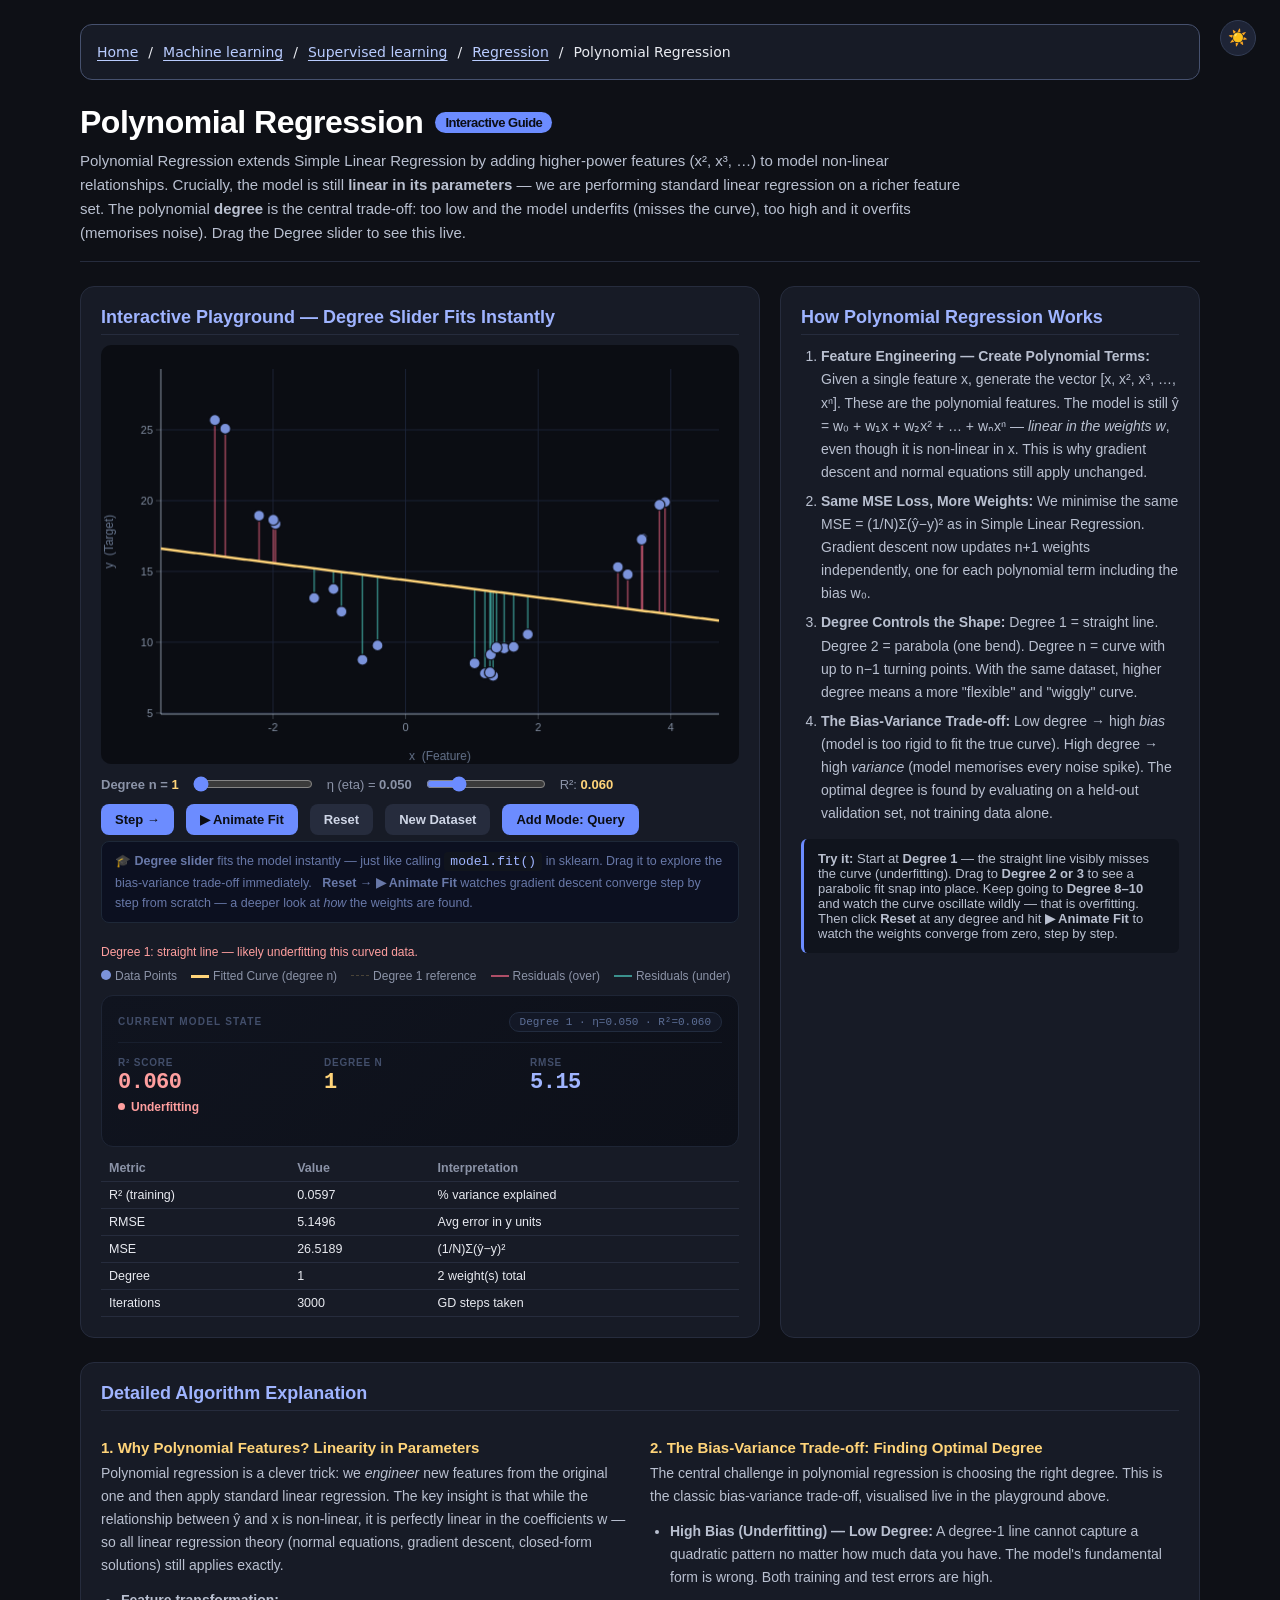
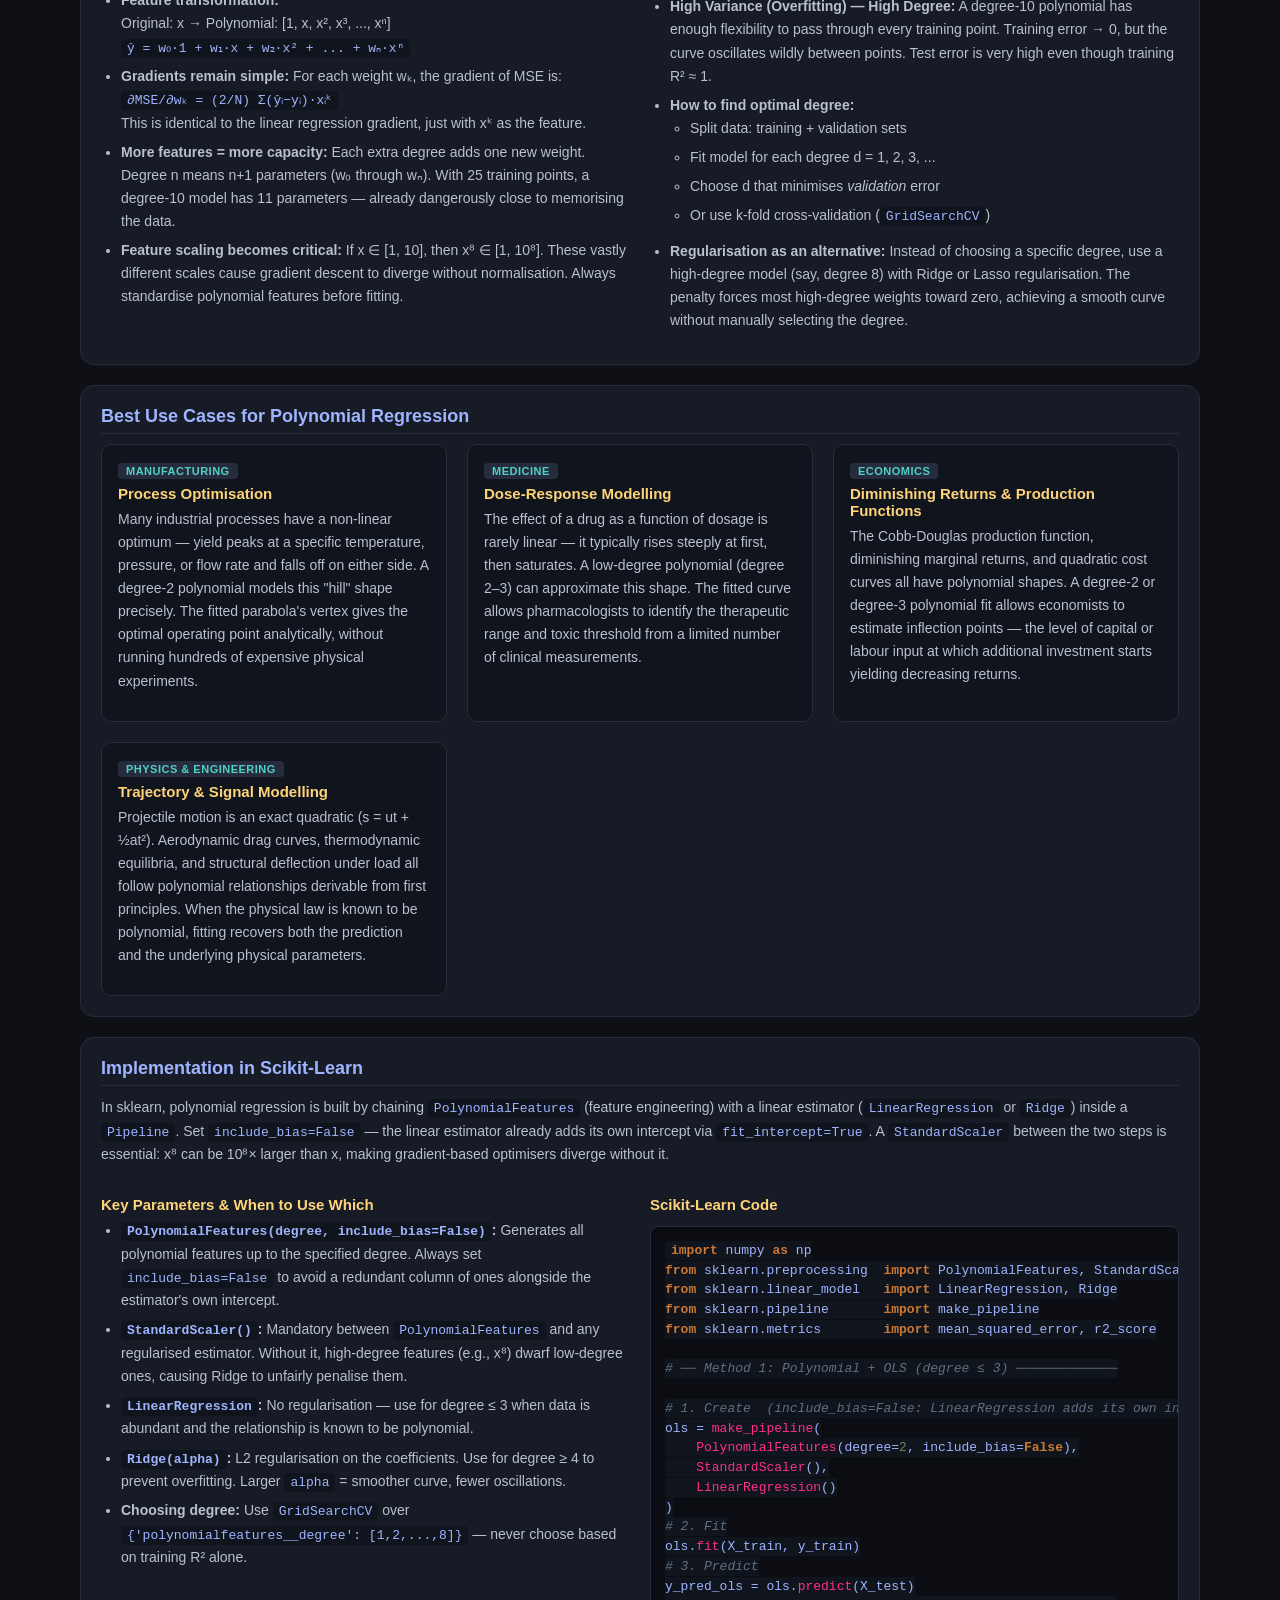
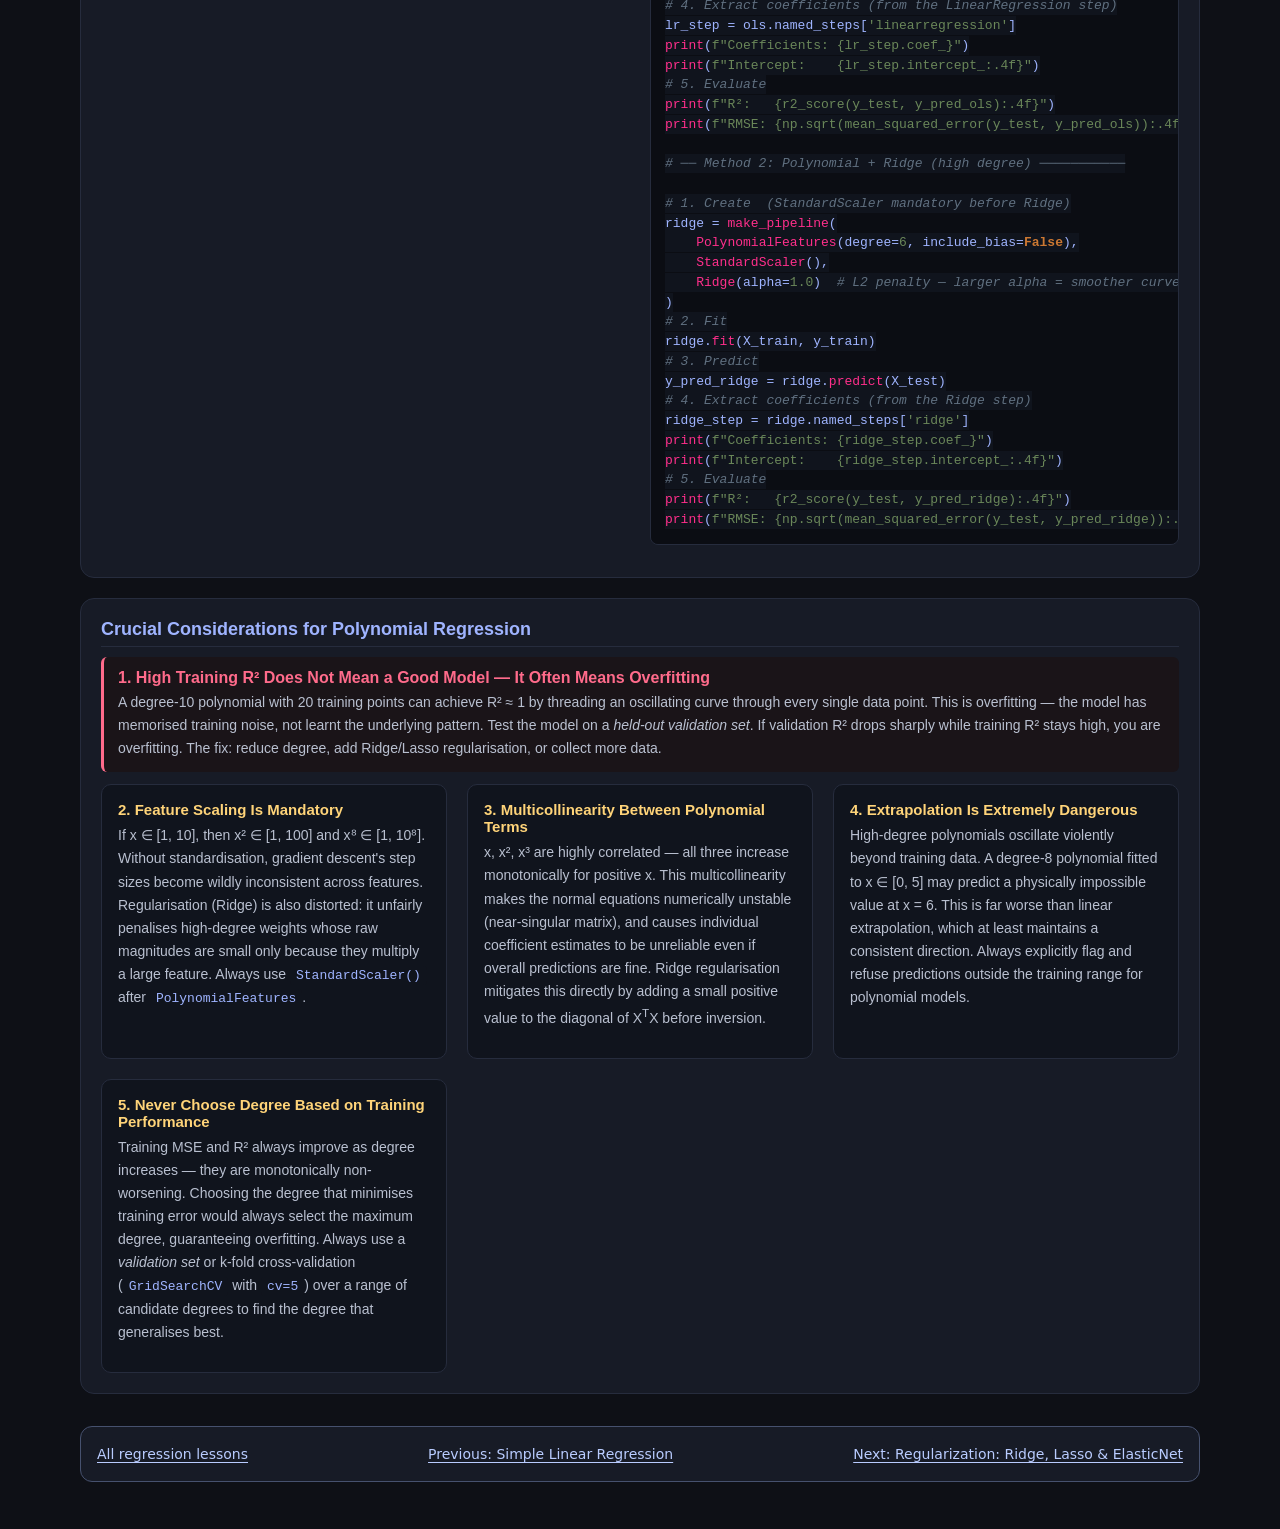
<file: docs/machine-learning/supervised-learning/regression/polynomial-regression/index.html>
<!doctype html>
<html lang="en" data-type="html" data-identifier="b9c4d2e3-5f7a-4b8c-9d1e-2f3a4b5c6d7e" data-title="Polynomial Regression — Interactive Explainer" data-version="2" width="1200" height="900"><head><title>Polynomial Regression | Interactive Explainer Series</title><meta name="viewport" content="width=device-width, initial-scale=1"><link rel="stylesheet" href="../../../../assets/css/navigation.css">
<meta charset="utf-8">
<style>
  * { box-sizing: border-box; }
  body {
    margin: 0;
    font-family: -apple-system, BlinkMacSystemFont, "Segoe UI", Roboto, Helvetica, sans-serif;
    background: #0e1016;
    color: #e8eaf0;
    padding: 24px;
    transition: background .25s, color .25s;
  }
  .wrap { max-width: 1120px; margin: 0 auto; }

  header.main-header { margin-bottom: 24px; padding-bottom: 16px; border-bottom: 1px solid #262c3d; transition: border-color .25s; }
  header.main-header h1 { font-size: 32px; margin: 0 0 8px; letter-spacing: -0.5px; color: #fff; display: flex; align-items: center; gap: 12px; flex-wrap: wrap; transition: color .25s; }
  header.main-header h1 .badge-tag { font-size: 13px; background: #6c8cff; color: #0b0d13; padding: 3px 10px; border-radius: 12px; font-weight: 700; }
  header.main-header p { font-size: 15px; color: #b9c0d0; margin: 0; line-height: 1.6; max-width: 900px; transition: color .25s; }

  h2 { font-size: 18px; margin: 0 0 10px; color: #9fb4ff; border-bottom: 1px solid #262c3d; padding-bottom: 6px; transition: color .25s, border-color .25s; }
  h3 { font-size: 15px; margin: 18px 0 6px; color: #ffd479; transition: color .25s; }
  p { line-height: 1.65; color: #b9c0d0; font-size: 14px; margin: 0 0 12px; transition: color .25s; }

  .layout { display: flex; gap: 20px; flex-wrap: wrap; margin-bottom: 24px; }
  .panel { background: #171b26; border: 1px solid #262c3d; border-radius: 14px; padding: 20px; transition: background .25s, border-color .25s; }
  .left  { flex: 1 1 620px; }
  .right { flex: 1 1 360px; }
  .full-width { width: 100%; margin-top: 20px; }

  canvas { border-radius: 10px; background: #0b0d13; cursor: crosshair; display: block; width: 100%; height: auto; transition: background .25s; }
  .controls { display: flex; align-items: center; gap: 12px; margin: 10px 0 2px; flex-wrap: wrap; }
  label { font-size: 13px; color: #8b93a7; transition: color .25s; white-space: nowrap; }
  input[type=range] { width: 120px; accent-color: #6c8cff; }
  button { background: #6c8cff; color: #0b0d13; border: 0; border-radius: 8px; padding: 8px 14px; font-size: 13px; font-weight: 600; cursor: pointer; transition: filter .15s; }
  button.ghost { background: #262c3d; color: #cfd6e6; transition: background .25s, color .25s; }
  button:hover { filter: brightness(1.15); }
  .badge { display: inline-block; padding: 3px 9px; border-radius: 20px; font-size: 12px; font-weight: 600; }
  table { width: 100%; border-collapse: collapse; font-size: 12.5px; margin-top: 8px; }
  th, td { text-align: left; padding: 6px 8px; border-bottom: 1px solid #262c3d; transition: border-color .25s; }
  th { color: #8b93a7; font-weight: 600; transition: color .25s; }
  ol, ul { color: #b9c0d0; font-size: 14px; line-height: 1.65; padding-left: 20px; margin: 0 0 12px; transition: color .25s; }
  li { margin-bottom: 6px; }
  .k-warn { color: #ff9f9f; font-size: 12px; min-height: 16px; margin-top: 2px; }

  /* ── NEW: Two-mode explanation note ── */
  .playground-note {
    background: #0c1020;
    border: 1px solid #1e2838;
    border-radius: 8px;
    padding: 9px 13px;
    font-size: 12.5px;
    color: #6878a8;
    margin: 6px 0 4px;
    line-height: 1.6;
  }
  /* ── NEW: Auto-fit flash indicator ── */
  #fit-flash {
    min-height: 16px;
    font-size: 12px;
    transition: opacity 1.5s ease;
    opacity: 0;
    margin-top: 2px;
  }

  .legend { display: flex; gap: 14px; font-size: 12px; color: #8b93a7; margin-top: 8px; flex-wrap: wrap; transition: color .25s; }
  .dot   { display: inline-block; width: 10px; height: 10px; border-radius: 50%; margin-right: 4px; }
  .lsamp { display: inline-block; width: 18px; height: 3px; vertical-align: middle; margin-right: 4px; }
  .tip { background: #10141d; border-left: 3px solid #6c8cff; padding: 12px 14px; border-radius: 6px; font-size: 13px; color: #b9c0d0; margin-top: 14px; transition: background .25s, color .25s; }
  .grid-2 { display: grid; grid-template-columns: repeat(auto-fit, minmax(320px, 1fr)); gap: 20px; }
  .card { background: #10141d; border: 1px solid #262c3d; border-radius: 10px; padding: 16px; transition: background .25s, border-color .25s; }
  .card h3 { margin-top: 0; }
  pre { background: #0b0d13; padding: 14px; border-radius: 8px; border: 1px solid #262c3d; font-family: 'Fira Code', Consolas, Monaco, monospace; font-size: 12.5px; color: #a9b7c6; overflow-x: auto; line-height: 1.5; transition: background .25s, border-color .25s, color .25s; }
  code { font-family: 'Fira Code', Consolas, Monaco, monospace; background: #10141d; color: #9fb4ff; padding: 2px 6px; border-radius: 4px; font-size: 13px; transition: background .25s, color .25s; }
  .kw  { color: #cc7832; font-weight: bold; }
  .fn  { color: #ff2f8b; }
  .str { color: #6a8759; }
  .cm  { color: #607080; font-style: italic; }
  .tag { background: #262c3d; color: #4fd1c5; font-size: 11px; padding: 2px 8px; border-radius: 4px; text-transform: uppercase; letter-spacing: .5px; font-weight: bold; margin-bottom: 6px; display: inline-block; transition: background .25s; }
  .warn-box { background: #1a1418; border-left: 3px solid #ff6b8b; padding: 12px 14px; border-radius: 6px; margin-bottom: 12px; transition: background .25s; }

  .verdict-card { background: linear-gradient(140deg,#10141f 0%,#0d1019 100%); border: 1px solid #1e2535; border-radius: 12px; padding: 16px; margin-top: 12px; transition: background .25s, border-color .25s; }
  .vc-empty { display: flex; align-items: center; justify-content: center; gap: 10px; color: #38415a; font-size: 13px; padding: 12px 0; transition: color .25s; }
  .vc-empty-ring { width: 18px; height: 18px; border-radius: 50%; border: 2px dashed #38415a; flex-shrink: 0; transition: border-color .25s; }
  .vc-header { display: flex; align-items: center; justify-content: space-between; margin-bottom: 14px; padding-bottom: 10px; border-bottom: 1px solid #181f2e; transition: border-color .25s; }
  .vc-section-title { font-size: 10px; text-transform: uppercase; letter-spacing: 1.2px; color: #424e6a; font-weight: 700; transition: color .25s; }
  .vc-model-pill { background: #131826; border: 1px solid #222c3f; padding: 3px 10px; border-radius: 20px; font-size: 11px; color: #5c6e96; font-family: 'Fira Code', Consolas, monospace; transition: background .25s, border-color .25s, color .25s; }
  .vc-metrics { display: grid; grid-template-columns: 1fr 1fr 1fr; gap: 14px; margin-bottom: 16px; }
  .vc-metric { display: flex; flex-direction: column; gap: 4px; }
  .vc-metric-label { font-size: 10px; text-transform: uppercase; letter-spacing: .8px; color: #424e6a; font-weight: 600; transition: color .25s; }
  .vc-metric-value { font-size: 22px; font-weight: 800; font-family: 'Fira Code', Consolas, monospace; line-height: 1; letter-spacing: -.5px; }
  .vc-status-row { display: flex; align-items: center; gap: 6px; margin-top: 2px; }
  .vc-status-dot { width: 7px; height: 7px; border-radius: 50%; flex-shrink: 0; }
  .vc-status-text { font-size: 12px; font-weight: 600; }
  .vc-gauge-bar { position: relative; height: 10px; border-radius: 5px; overflow: visible; }
  .vc-gauge-bar-poly { background: linear-gradient(to right, #4a90e2 0%, rgba(74,144,226,.4) 35%, rgba(24,30,46,.95) 45%, rgba(24,30,46,.95) 55%, rgba(255,154,60,.4) 65%, #ff9a3c 100%); }
  .vc-gauge-tick { position: absolute; top: -4px; width: 1px; height: 18px; background: rgba(255,255,255,.18); transform: translateX(-50%); transition: background .25s; }
  .vc-gauge-needle { position: absolute; top: -6px; width: 3px; height: 22px; background: #ffd479; border-radius: 3px; transform: translateX(-50%); box-shadow: 0 0 8px rgba(255,212,121,.9),0 0 18px rgba(255,212,121,.3); z-index: 2; transition: left .12s ease; }
  .vc-gauge-axis { position: relative; height: 16px; margin-top: 5px; }
  .vc-gauge-axis-label { position: absolute; font-size: 10px; transform: translateX(-50%); font-family: 'Fira Code', Consolas, monospace; }
  .vc-gauge-zones { display: flex; justify-content: space-between; margin-top: 2px; }
  .vc-gauge-zone-label { font-size: 10.5px; opacity: .65; }

  #theme-toggle {
    position: fixed; top: 20px; right: 24px;
    width: 36px; height: 36px; padding: 0;
    border-radius: 50%; background: #1e2436;
    border: 1px solid #333d55; color: inherit;
    font-size: 16px; line-height: 1; cursor: pointer;
    display: flex; align-items: center; justify-content: center;
    z-index: 1000; transition: background .25s, border-color .25s, transform .15s;
  }
  #theme-toggle:hover { filter: none; transform: scale(1.1); }

  body.light { background: #f0f3fa; color: #1a1f2e; }
  body.light #theme-toggle { background: #e4e8f5; border-color: #c4cce0; }
  body.light header.main-header { border-bottom-color: #d4daf0; }
  body.light header.main-header h1 { color: #1a1f2e; }
  body.light header.main-header p { color: #4a5270; }
  body.light h2 { color: #3b5bdb; border-bottom-color: #d4daf0; }
  body.light h3 { color: #9a7000; }
  body.light p { color: #4a5270; }
  body.light ol, body.light ul { color: #4a5270; }
  body.light .panel { background: #ffffff; border-color: #d4daf0; }
  body.light .card { background: #f5f7fe; border-color: #d4daf0; }
  body.light canvas { background: #eaeefc; }
  body.light pre { background: #f2f4fc; border-color: #d4daf0; color: #2d3660; }
  body.light code { background: #e8edfb; color: #2d52c4; }
  body.light .kw  { color: #b05800; }
  body.light .fn  { color: #b5096a; }
  body.light .str { color: #3a6e2a; }
  body.light .cm  { color: #5a6a7a; }
  body.light th { color: #6878a8; }
  body.light td, body.light th { border-bottom-color: #d4daf0; }
  body.light label { color: #6878a8; }
  body.light .legend { color: #6878a8; }
  body.light button.ghost { background: #e4e8f5; color: #3a4268; }
  body.light .tag { background: #e4e8fa; color: #1d7a6a; }
  body.light .tip { background: #eef2ff; color: #3d4a6e; }
  body.light .warn-box { background: #fff5f5; }
  body.light .k-warn { color: #c0392b; }
  body.light .playground-note { background: #eef2ff; border-color: #d4daf0; color: #5468a0; }
  body.light .verdict-card { background: linear-gradient(140deg,#f8faff 0%,#f2f5fb 100%); border-color: #d0d8ee; }
  body.light .vc-header { border-bottom-color: #dce4f4; }
  body.light .vc-section-title { color: #8594b8; }
  body.light .vc-model-pill { background: #e8edfb; border-color: #d0d8ee; color: #5868a0; }
  body.light .vc-metric-label { color: #8594b8; }
  body.light .vc-empty { color: #a8b2cc; }
  body.light .vc-empty-ring { border-color: #a8b2cc; }
  body.light .vc-gauge-bar-poly { background: linear-gradient(to right, #4a90e2 0%, rgba(74,144,226,.45) 35%, rgba(198,206,226,.95) 45%, rgba(198,206,226,.95) 55%, rgba(255,154,60,.45) 65%, #ff9a3c 100%); }
  body.light .vc-gauge-tick { background: rgba(0,0,0,.15); }
</style>
</head>
<body><nav class="series-nav" aria-label="Breadcrumb"><a href="../../../../">Home</a><span aria-hidden="true">/</span><a href="../../../">Machine learning</a><span aria-hidden="true">/</span><a href="../../">Supervised learning</a><span aria-hidden="true">/</span><a href="../">Regression</a><span aria-hidden="true">/</span><span aria-current="page">Polynomial Regression</span></nav>

<button id="theme-toggle" title="Toggle light / dark mode">☀️</button>

<div class="wrap">

  <header class="main-header">
    <h1 id="main-title">
      Polynomial Regression
      <span class="badge-tag">Interactive Guide</span>
    </h1>
    <p id="main-desc">Polynomial Regression extends Simple Linear Regression by adding higher-power features (x², x³, …) to model non-linear relationships. Crucially, the model is still <strong>linear in its parameters</strong> — we are performing standard linear regression on a richer feature set. The polynomial <strong>degree</strong> is the central trade-off: too low and the model underfits (misses the curve), too high and it overfits (memorises noise). Drag the Degree slider to see this live.</p>
  </header>

  <div class="layout">
    <div class="panel left">

      <!-- CHANGE 1: Updated subtitle to reflect the two-mode design -->
      <h2 id="h-canvas">Interactive Playground — Degree Slider Fits Instantly</h2>
      <canvas id="plot" width="640" height="420"></canvas>

      <div class="controls">
        <label for="deg-slider" title="Polynomial degree: auto-fits the model immediately — just like sklearn's model.fit()"><strong>Degree n =</strong> <strong id="deg-val" style="color:#ffd479;">1</strong></label>
        <input type="range" id="deg-slider" min="1" max="10" step="1" value="1">
        <label for="lr-slider" title="Learning rate used by Animate Fit / Step (not needed for degree changes)">η (eta) = <strong id="lr-val">0.050</strong></label>
        <input type="range" id="lr-slider" min="0.001" max="0.200" step="0.001" value="0.050">
        <label style="color:#8b93a7;">R²: <strong id="r2-val" style="color:#ffd479;">—</strong></label>
      </div>

      <!-- CHANGE 2: Updated button label Run GD → Animate Fit; updated reset title -->
      <div class="controls">
        <button id="step-btn" title="Perform one gradient descent step manually (useful after Reset)">Step →</button>
        <button id="run-btn" title="Watch gradient descent converge step by step from the current weights — most useful after clicking Reset">▶ Animate Fit</button>
        <button id="reset-btn" class="ghost" title="Zero all weights — then click Animate Fit or Step to watch gradient descent converge from scratch">Reset</button>
        <button id="reseed-btn" class="ghost">New Dataset</button>
        <button id="mode-btn">Add Mode: Query</button>
      </div>

      <!-- CHANGE 3: Two-mode explanatory note (new element) -->
      <div class="playground-note">
        <strong>🎓 Degree slider</strong> fits the model instantly — just like calling <code>model.fit()</code> in sklearn. Drag it to explore the bias-variance trade-off immediately.&nbsp;&nbsp;
        <strong>Reset → ▶ Animate Fit</strong> watches gradient descent converge step by step from scratch — a deeper look at <em>how</em> the weights are found.
      </div>

      <!-- CHANGE 4: Auto-fit flash indicator (new element) -->
      <div id="fit-flash"></div>

      <div class="k-warn" id="warn"></div>
      <div class="legend">
        <span><span class="dot" style="background:#7b93db;"></span>Data Points</span>
        <span><span class="lsamp" style="background:#ffd479;height:2.5px;"></span>Fitted Curve (degree n)</span>
        <span><span class="lsamp" style="border-top:1.5px dashed rgba(255,212,121,0.22);"></span>Degree 1 reference</span>
        <span><span class="lsamp" style="border-top:2px solid rgba(255,107,139,0.65);"></span>Residuals (over)</span>
        <span><span class="lsamp" style="border-top:2px solid rgba(79,209,197,0.65);"></span>Residuals (under)</span>
      </div>

      <div class="verdict-card" id="verdict-card">
        <div class="vc-empty"><div class="vc-empty-ring"></div>Drag the Degree slider — then click the canvas to predict</div>
      </div>

      <table id="tbl">
        <thead id="tbl-head">
          <tr><th>Metric</th><th>Value</th><th>Interpretation</th></tr>
        </thead>
        <tbody id="tbody"></tbody>
      </table>
    </div>

    <div class="panel right">
      <h2 id="h-how">How Polynomial Regression Works</h2>
      <ol>
        <li><strong>Feature Engineering — Create Polynomial Terms:</strong> Given a single feature x, generate the vector [x, x², x³, …, xⁿ]. These are the polynomial features. The model is still ŷ = w₀ + w₁x + w₂x² + … + wₙxⁿ — <em>linear in the weights w</em>, even though it is non-linear in x. This is why gradient descent and normal equations still apply unchanged.</li>
        <li><strong>Same MSE Loss, More Weights:</strong> We minimise the same MSE = (1/N)Σ(ŷ−y)² as in Simple Linear Regression. Gradient descent now updates n+1 weights independently, one for each polynomial term including the bias w₀.</li>
        <li><strong>Degree Controls the Shape:</strong> Degree 1 = straight line. Degree 2 = parabola (one bend). Degree n = curve with up to n−1 turning points. With the same dataset, higher degree means a more "flexible" and "wiggly" curve.</li>
        <li><strong>The Bias-Variance Trade-off:</strong> Low degree → high <em>bias</em> (model is too rigid to fit the true curve). High degree → high <em>variance</em> (model memorises every noise spike). The optimal degree is found by evaluating on a held-out validation set, not training data alone.</li>
      </ol>
      <!-- CHANGE 5: Updated tip to reference "Animate Fit" instead of "Run GD" -->
      <div class="tip"><strong>Try it:</strong> Start at <strong>Degree 1</strong> — the straight line visibly misses the curve (underfitting). Drag to <strong>Degree 2 or 3</strong> to see a parabolic fit snap into place. Keep going to <strong>Degree 8–10</strong> and watch the curve oscillate wildly — that is overfitting. Then click <strong>Reset</strong> at any degree and hit <strong>▶ Animate Fit</strong> to watch the weights converge from zero, step by step.</div>
    </div>
  </div>

  <!-- Deep Dive -->
  <div class="panel full-width">
    <h2 id="h-deep-dive">Detailed Algorithm Explanation</h2>
    <div class="grid-2">
      <div>
        <h3 id="h-features">1. Why Polynomial Features? Linearity in Parameters</h3>
        <p>Polynomial regression is a clever trick: we <em>engineer</em> new features from the original one and then apply standard linear regression. The key insight is that while the relationship between ŷ and x is non-linear, it is perfectly linear in the coefficients w — so all linear regression theory (normal equations, gradient descent, closed-form solutions) still applies exactly.</p>
        <ul>
          <li><strong>Feature transformation:</strong><br>
            Original: x → Polynomial: [1, x, x², x³, ..., xⁿ]<br>
            <code>ŷ = w₀·1 + w₁·x + w₂·x² + ... + wₙ·xⁿ</code>
          </li>
          <li><strong>Gradients remain simple:</strong> For each weight wₖ, the gradient of MSE is:<br>
            <code>∂MSE/∂wₖ = (2/N) Σ(ŷᵢ−yᵢ)·xᵢᵏ</code><br>
            This is identical to the linear regression gradient, just with xᵏ as the feature.
          </li>
          <li><strong>More features = more capacity:</strong> Each extra degree adds one new weight. Degree n means n+1 parameters (w₀ through wₙ). With 25 training points, a degree-10 model has 11 parameters — already dangerously close to memorising the data.</li>
          <li><strong>Feature scaling becomes critical:</strong> If x ∈ [1, 10], then x⁸ ∈ [1, 10⁸]. These vastly different scales cause gradient descent to diverge without normalisation. Always standardise polynomial features before fitting.</li>
        </ul>
      </div>
      <div>
        <h3 id="h-bvt">2. The Bias-Variance Trade-off: Finding Optimal Degree</h3>
        <p>The central challenge in polynomial regression is choosing the right degree. This is the classic bias-variance trade-off, visualised live in the playground above.</p>
        <ul>
          <li><strong>High Bias (Underfitting) — Low Degree:</strong> A degree-1 line cannot capture a quadratic pattern no matter how much data you have. The model's fundamental form is wrong. Both training and test errors are high.</li>
          <li><strong>High Variance (Overfitting) — High Degree:</strong> A degree-10 polynomial has enough flexibility to pass through every training point. Training error → 0, but the curve oscillates wildly between points. Test error is very high even though training R² ≈ 1.</li>
          <li><strong>How to find optimal degree:</strong>
            <ul>
              <li>Split data: training + validation sets</li>
              <li>Fit model for each degree d = 1, 2, 3, ...</li>
              <li>Choose d that minimises <em>validation</em> error</li>
              <li>Or use k-fold cross-validation (<code>GridSearchCV</code>)</li>
            </ul>
          </li>
          <li><strong>Regularisation as an alternative:</strong> Instead of choosing a specific degree, use a high-degree model (say, degree 8) with Ridge or Lasso regularisation. The penalty forces most high-degree weights toward zero, achieving a smooth curve without manually selecting the degree.</li>
        </ul>
      </div>
    </div>
  </div>

  <!-- Use Cases -->
  <div class="panel full-width">
    <h2 id="h-usecases">Best Use Cases for Polynomial Regression</h2>
    <div class="grid-2">
      <div class="card">
        <span class="tag">Manufacturing</span>
        <h3 id="h-process">Process Optimisation</h3>
        <p>Many industrial processes have a non-linear optimum — yield peaks at a specific temperature, pressure, or flow rate and falls off on either side. A degree-2 polynomial models this "hill" shape precisely. The fitted parabola's vertex gives the optimal operating point analytically, without running hundreds of expensive physical experiments.</p>
      </div>
      <div class="card">
        <span class="tag">Medicine</span>
        <h3 id="h-dose">Dose-Response Modelling</h3>
        <p>The effect of a drug as a function of dosage is rarely linear — it typically rises steeply at first, then saturates. A low-degree polynomial (degree 2–3) can approximate this shape. The fitted curve allows pharmacologists to identify the therapeutic range and toxic threshold from a limited number of clinical measurements.</p>
      </div>
      <div class="card">
        <span class="tag">Economics</span>
        <h3 id="h-returns">Diminishing Returns &amp; Production Functions</h3>
        <p>The Cobb-Douglas production function, diminishing marginal returns, and quadratic cost curves all have polynomial shapes. A degree-2 or degree-3 polynomial fit allows economists to estimate inflection points — the level of capital or labour input at which additional investment starts yielding decreasing returns.</p>
      </div>
      <div class="card">
        <span class="tag">Physics &amp; Engineering</span>
        <h3 id="h-physics">Trajectory &amp; Signal Modelling</h3>
        <p>Projectile motion is an exact quadratic (s = ut + ½at²). Aerodynamic drag curves, thermodynamic equilibria, and structural deflection under load all follow polynomial relationships derivable from first principles. When the physical law is known to be polynomial, fitting recovers both the prediction and the underlying physical parameters.</p>
      </div>
    </div>
  </div>

  <!-- Implementation -->
  <div class="panel full-width">
    <h2 id="h-impl">Implementation in Scikit-Learn</h2>
    <p>In sklearn, polynomial regression is built by chaining <code>PolynomialFeatures</code> (feature engineering) with a linear estimator (<code>LinearRegression</code> or <code>Ridge</code>) inside a <code>Pipeline</code>. Set <code>include_bias=False</code> — the linear estimator already adds its own intercept via <code>fit_intercept=True</code>. A <code>StandardScaler</code> between the two steps is essential: x⁸ can be 10⁸× larger than x, making gradient-based optimisers diverge without it.</p>
    <div class="grid-2">
      <div>
        <h3 id="h-params">Key Parameters &amp; When to Use Which</h3>
        <ul>
          <li><strong><code>PolynomialFeatures(degree, include_bias=False)</code>:</strong> Generates all polynomial features up to the specified degree. Always set <code>include_bias=False</code> to avoid a redundant column of ones alongside the estimator's own intercept.</li>
          <li><strong><code>StandardScaler()</code>:</strong> Mandatory between <code>PolynomialFeatures</code> and any regularised estimator. Without it, high-degree features (e.g., x⁸) dwarf low-degree ones, causing Ridge to unfairly penalise them.</li>
          <li><strong><code>LinearRegression</code>:</strong> No regularisation — use for degree ≤ 3 when data is abundant and the relationship is known to be polynomial.</li>
          <li><strong><code>Ridge(alpha)</code>:</strong> L2 regularisation on the coefficients. Use for degree ≥ 4 to prevent overfitting. Larger <code>alpha</code> = smoother curve, fewer oscillations.</li>
          <li><strong>Choosing degree:</strong> Use <code>GridSearchCV</code> over <code>{'polynomialfeatures__degree': [1,2,...,8]}</code> — never choose based on training R² alone.</li>
        </ul>
      </div>
      <div>
        <h3 id="h-code">Scikit-Learn Code</h3>
        <pre><code><span class="kw">import</span> numpy <span class="kw">as</span> np
<span class="kw">from</span> sklearn.preprocessing  <span class="kw">import</span> PolynomialFeatures, StandardScaler
<span class="kw">from</span> sklearn.linear_model   <span class="kw">import</span> LinearRegression, Ridge
<span class="kw">from</span> sklearn.pipeline       <span class="kw">import</span> make_pipeline
<span class="kw">from</span> sklearn.metrics        <span class="kw">import</span> mean_squared_error, r2_score

<span class="cm"># ── Method 1: Polynomial + OLS (degree ≤ 3) ─────────────</span>

<span class="cm"># 1. Create  (include_bias=False: LinearRegression adds its own intercept)</span>
ols = <span class="fn">make_pipeline</span>(
    <span class="fn">PolynomialFeatures</span>(degree=<span class="str">2</span>, include_bias=<span class="kw">False</span>),
    <span class="fn">StandardScaler</span>(),
    <span class="fn">LinearRegression</span>()
)
<span class="cm"># 2. Fit</span>
ols.<span class="fn">fit</span>(X_train, y_train)
<span class="cm"># 3. Predict</span>
y_pred_ols = ols.<span class="fn">predict</span>(X_test)
<span class="cm"># 4. Extract coefficients (from the LinearRegression step)</span>
lr_step = ols.named_steps[<span class="str">'linearregression'</span>]
<span class="fn">print</span>(<span class="str">f"Coefficients: {lr_step.coef_}"</span>)
<span class="fn">print</span>(<span class="str">f"Intercept:    {lr_step.intercept_:.4f}"</span>)
<span class="cm"># 5. Evaluate</span>
<span class="fn">print</span>(<span class="str">f"R²:   {r2_score(y_test, y_pred_ols):.4f}"</span>)
<span class="fn">print</span>(<span class="str">f"RMSE: {np.sqrt(mean_squared_error(y_test, y_pred_ols)):.4f}"</span>)

<span class="cm"># ── Method 2: Polynomial + Ridge (high degree) ───────────</span>

<span class="cm"># 1. Create  (StandardScaler mandatory before Ridge)</span>
ridge = <span class="fn">make_pipeline</span>(
    <span class="fn">PolynomialFeatures</span>(degree=<span class="str">6</span>, include_bias=<span class="kw">False</span>),
    <span class="fn">StandardScaler</span>(),
    <span class="fn">Ridge</span>(alpha=<span class="str">1.0</span>)  <span class="cm"># L2 penalty — larger alpha = smoother curve</span>
)
<span class="cm"># 2. Fit</span>
ridge.<span class="fn">fit</span>(X_train, y_train)
<span class="cm"># 3. Predict</span>
y_pred_ridge = ridge.<span class="fn">predict</span>(X_test)
<span class="cm"># 4. Extract coefficients (from the Ridge step)</span>
ridge_step = ridge.named_steps[<span class="str">'ridge'</span>]
<span class="fn">print</span>(<span class="str">f"Coefficients: {ridge_step.coef_}"</span>)
<span class="fn">print</span>(<span class="str">f"Intercept:    {ridge_step.intercept_:.4f}"</span>)
<span class="cm"># 5. Evaluate</span>
<span class="fn">print</span>(<span class="str">f"R²:   {r2_score(y_test, y_pred_ridge):.4f}"</span>)
<span class="fn">print</span>(<span class="str">f"RMSE: {np.sqrt(mean_squared_error(y_test, y_pred_ridge)):.4f}"</span>)</code></pre>
      </div>
    </div>
  </div>

  <!-- Pitfalls -->
  <div class="panel full-width">
    <h2 id="h-pitfalls">Crucial Considerations for Polynomial Regression</h2>
    <div class="warn-box">
      <strong style="color:#ff6b8b;">1. High Training R² Does Not Mean a Good Model — It Often Means Overfitting</strong>
      <p style="margin-top:4px;margin-bottom:0;">A degree-10 polynomial with 20 training points can achieve R² ≈ 1 by threading an oscillating curve through every single data point. This is overfitting — the model has memorised training noise, not learnt the underlying pattern. Test the model on a <em>held-out validation set</em>. If validation R² drops sharply while training R² stays high, you are overfitting. The fix: reduce degree, add Ridge/Lasso regularisation, or collect more data.</p>
    </div>
    <div class="grid-2">
      <div class="card">
        <h3 id="h-scaling">2. Feature Scaling Is Mandatory</h3>
        <p>If x ∈ [1, 10], then x² ∈ [1, 100] and x⁸ ∈ [1, 10⁸]. Without standardisation, gradient descent's step sizes become wildly inconsistent across features. Regularisation (Ridge) is also distorted: it unfairly penalises high-degree weights whose raw magnitudes are small only because they multiply a large feature. Always use <code>StandardScaler()</code> after <code>PolynomialFeatures</code>.</p>
      </div>
      <div class="card">
        <h3 id="h-multicollinear">3. Multicollinearity Between Polynomial Terms</h3>
        <p>x, x², x³ are highly correlated — all three increase monotonically for positive x. This multicollinearity makes the normal equations numerically unstable (near-singular matrix), and causes individual coefficient estimates to be unreliable even if overall predictions are fine. Ridge regularisation mitigates this directly by adding a small positive value to the diagonal of X<sup>T</sup>X before inversion.</p>
      </div>
      <div class="card">
        <h3 id="h-extrap-poly">4. Extrapolation Is Extremely Dangerous</h3>
        <p>High-degree polynomials oscillate violently beyond training data. A degree-8 polynomial fitted to x ∈ [0, 5] may predict a physically impossible value at x = 6. This is far worse than linear extrapolation, which at least maintains a consistent direction. Always explicitly flag and refuse predictions outside the training range for polynomial models.</p>
      </div>
      <div class="card">
        <h3 id="h-degree-select">5. Never Choose Degree Based on Training Performance</h3>
        <p>Training MSE and R² always improve as degree increases — they are monotonically non-worsening. Choosing the degree that minimises training error would always select the maximum degree, guaranteeing overfitting. Always use a <em>validation set</em> or k-fold cross-validation (<code>GridSearchCV</code> with <code>cv=5</code>) over a range of candidate degrees to find the degree that generalises best.</p>
      </div>
    </div>
  </div>

</div>

<script>
const cv  = document.getElementById('plot');
const ctx = cv.getContext('2d');
const W   = cv.width, H = cv.height;

const MAR = { L: 60, R: 20, T: 24, B: 50 };
const PW  = W - MAR.L - MAR.R;
const PH  = H - MAR.T - MAR.B;

let pts = [], query = null, addMode = false, isDark = true;
let isRunning = false, animId = null, animStartIter = 0;
let degree = 1, lr = 0.05;
let weights = [0, 0], iteration = 0;
let xMean = 0, xStd = 1;
let polyMeans = [], polyStds = [];
let dxMin = -3, dxMax = 4, dyMin = 0, dyMax = 30;

function toScreen(dx, dy) {
  return { x: MAR.L+(dx-dxMin)/(dxMax-dxMin)*PW, y: MAR.T+(1-(dy-dyMin)/(dyMax-dyMin))*PH };
}
function fromScreen(sx, sy) {
  return { x:(sx-MAR.L)/PW*(dxMax-dxMin)+dxMin, y:(1-(sy-MAR.T)/PH)*(dyMax-dyMin)+dyMin };
}
function niceTicks(lo, hi, n) {
  const range=hi-lo, raw=range/n, exp=Math.pow(10,Math.floor(Math.log10(raw)));
  const step=[1,2,2.5,5,10].map(f=>f*exp).find(s=>s>=raw)||exp;
  const start=Math.ceil(lo/step)*step, ticks=[];
  for(let v=start;v<=hi+step*0.01;v+=step) ticks.push(parseFloat(v.toFixed(10)));
  return ticks;
}

function updateNormX() {
  if(!pts.length){xMean=0;xStd=1;return;}
  const xs=pts.map(p=>p.x);
  xMean=xs.reduce((s,v)=>s+v,0)/xs.length;
  xStd=Math.sqrt(xs.reduce((s,v)=>s+(v-xMean)**2,0)/xs.length)||1;
}
function updatePolyNorms() {
  polyMeans=[0]; polyStds=[1];
  const xn=pts.map(p=>(p.x-xMean)/xStd);
  for(let d=1;d<=degree;d++){
    const vals=xn.map(x=>Math.pow(x,d));
    const m=vals.reduce((s,v)=>s+v,0)/vals.length;
    const s=Math.sqrt(vals.reduce((s,v)=>s+(v-m)**2,0)/vals.length)||1;
    polyMeans.push(m); polyStds.push(s);
  }
}
function getFeatures(x) {
  const xn=(x-xMean)/xStd;
  return polyMeans.map((m,d)=>d===0?1:(Math.pow(xn,d)-m)/polyStds[d]);
}
function predictY(x) { return getFeatures(x).reduce((s,fi,i)=>s+weights[i]*fi,0); }
function computeMSE() { if(!pts.length)return 0; return pts.reduce((s,p)=>s+(predictY(p.x)-p.y)**2,0)/pts.length; }
function computeR2() {
  if(pts.length<2)return 0;
  const ym=pts.reduce((s,p)=>s+p.y,0)/pts.length;
  const ss=pts.reduce((s,p)=>s+(p.y-ym)**2,0);
  if(ss===0)return 1;
  return 1-pts.reduce((s,p)=>s+(predictY(p.x)-p.y)**2,0)/ss;
}
function updateDataRange() {
  if(!pts.length){dxMin=-3;dxMax=4;dyMin=0;dyMax=30;return;}
  const xs=pts.map(p=>p.x),ys=pts.map(p=>p.y);
  const xr=Math.max(...xs)-Math.min(...xs),yr=Math.max(...ys)-Math.min(...ys);
  dxMin=Math.min(...xs)-xr*0.12; dxMax=Math.max(...xs)+xr*0.12;
  dyMin=Math.min(...ys)-yr*0.15; dyMax=Math.max(...ys)+yr*0.20;
}

function seed() {
  stopAnim();
  const a=1.2+(Math.random()-0.5)*0.6, b=-2+(Math.random()-0.5)*1, c=10+(Math.random()-0.5)*4;
  pts=[];
  for(let i=0;i<25;i++){
    const x=-3+Math.random()*7, noise=(Math.random()+Math.random()+Math.random()-1.5)*2.2;
    pts.push({x,y:a*x*x+b*x+c+noise});
  }
  query=null;
  updateNormX(); updateDataRange();
  resetAndFit();
}

function doOneStep() {
  if(!pts.length)return;
  const n=pts.length, dw=new Array(degree+1).fill(0);
  for(const p of pts){
    const f=getFeatures(p.x), err=f.reduce((s,fi,i)=>s+weights[i]*fi,0)-p.y;
    f.forEach((fi,i)=>{dw[i]+=err*fi;});
  }
  const CLIP=5.0;
  weights=weights.map((w,i)=>{ const g=(2/n)*dw[i]; return w-lr*Math.max(-CLIP,Math.min(CLIP,g)); });
  iteration++;
}
function autoFit() { const n=Math.max(3000,degree*600); for(let i=0;i<n;i++) doOneStep(); }
function resetAndFit() {
  stopAnim(); updatePolyNorms();
  weights=new Array(degree+1).fill(0); iteration=0;
  autoFit(); updateR2Display();
}
function updateR2Display() {
  const r2=computeR2();
  document.getElementById('r2-val').textContent=pts.length?r2.toFixed(3):'—';
}

// CHANGE 6: stopAnim text updated to "▶ Animate Fit"
function stopAnim() {
  isRunning=false; clearTimeout(animId);
  const btn=document.getElementById('run-btn');
  if(btn) btn.textContent='\u25b6 Animate Fit';
}
function startAnim() {
  isRunning=true; animStartIter=iteration;
  document.getElementById('run-btn').textContent='\u23f8 Pause';
  function step(){
    if(!isRunning)return;
    if(iteration-animStartIter>=800){stopAnim();draw();return;}
    doOneStep(); draw(); animId=setTimeout(step,30);
  }
  animId=setTimeout(step,30);
}

// CHANGE 7: showFitFlash — briefly confirms the auto-fit to the learner
function showFitFlash(deg) {
  const el=document.getElementById('fit-flash');
  if(!el)return;
  el.innerHTML=`<span style="color:#7acc5a;">&#x2713; Auto-fitted at degree ${deg} &mdash; like sklearn&apos;s model.fit()</span>`;
  el.style.opacity='1';
  clearTimeout(el._fadeTimer);
  el._fadeTimer=setTimeout(()=>{ el.style.opacity='0'; },2500);
}

// Ghost degree-1 reference line
let ghostW=[0,0];
function computeLinearGhost() {
  const n=pts.length;
  if(n<2){ghostW=[0,0];return;}
  const xn=pts.map(p=>(p.x-xMean)/xStd);
  const xm=xn.reduce((s,v)=>s+v,0)/n;
  const xs=Math.sqrt(xn.reduce((s,v)=>s+(v-xm)**2,0)/n)||1;
  const xf=xn.map(v=>(v-xm)/xs);
  const sy=pts.map(p=>p.y).reduce((s,v)=>s+v,0)/n;
  const sxy=xf.reduce((s,v,i)=>s+v*pts[i].y,0)/n;
  const sx2=xf.reduce((s,v)=>s+v*v,0)/n;
  ghostW[1]=sx2>1e-10?sxy/sx2:0; ghostW[0]=sy-ghostW[1]*xf.reduce((s,v)=>s+v,0)/n;
  ghostW._xNorm={mean:xm,std:xs};
}
function ghostPredY(x) {
  if(!ghostW._xNorm)return 0;
  const xn=(x-xMean)/xStd, xf=(xn-ghostW._xNorm.mean)/ghostW._xNorm.std;
  return ghostW[1]*xf+ghostW[0];
}

function drawAxes() {
  const axisCol=isDark?'rgba(200,215,235,0.45)':'rgba(30,45,90,0.4)';
  const tickCol=isDark?'rgba(200,215,235,0.25)':'rgba(30,45,90,0.2)';
  const labelCol=isDark?'rgba(180,195,220,0.70)':'rgba(40,55,95,0.65)';
  const gridCol=isDark?'rgba(30,38,58,0.9)':'rgba(200,210,230,0.7)';
  const xTicks=niceTicks(dxMin,dxMax,6), yTicks=niceTicks(dyMin,dyMax,5);
  ctx.strokeStyle=gridCol; ctx.lineWidth=1;
  xTicks.forEach(tx=>{const sx=toScreen(tx,dyMin).x;ctx.beginPath();ctx.moveTo(sx,MAR.T);ctx.lineTo(sx,H-MAR.B);ctx.stroke();});
  yTicks.forEach(ty=>{const sy=toScreen(dxMin,ty).y;ctx.beginPath();ctx.moveTo(MAR.L,sy);ctx.lineTo(W-MAR.R,sy);ctx.stroke();});
  ctx.strokeStyle=axisCol; ctx.lineWidth=1.5;
  ctx.beginPath();ctx.moveTo(MAR.L,MAR.T);ctx.lineTo(MAR.L,H-MAR.B);ctx.stroke();
  ctx.beginPath();ctx.moveTo(MAR.L,H-MAR.B);ctx.lineTo(W-MAR.R,H-MAR.B);ctx.stroke();
  ctx.strokeStyle=tickCol; ctx.lineWidth=1;
  ctx.font='11px -apple-system,BlinkMacSystemFont,sans-serif';
  ctx.fillStyle=labelCol;
  xTicks.forEach(tx=>{const sx=toScreen(tx,dyMin).x;ctx.beginPath();ctx.moveTo(sx,H-MAR.B);ctx.lineTo(sx,H-MAR.B+5);ctx.stroke();ctx.textAlign='center';ctx.fillText(Number.isInteger(tx)?tx:tx.toFixed(1),sx,H-MAR.B+17);});
  yTicks.forEach(ty=>{const sy=toScreen(dxMin,ty).y;ctx.beginPath();ctx.moveTo(MAR.L-5,sy);ctx.lineTo(MAR.L,sy);ctx.stroke();ctx.textAlign='right';ctx.fillText(Number.isInteger(ty)?ty:ty.toFixed(1),MAR.L-8,sy+4);});
  ctx.fillStyle=isDark?'rgba(150,170,205,0.65)':'rgba(50,65,105,0.6)';
  ctx.font='12px -apple-system,BlinkMacSystemFont,sans-serif';
  ctx.textAlign='center'; ctx.fillText('x  (Feature)',MAR.L+PW/2,H-4);
  ctx.save();ctx.translate(12,MAR.T+PH/2);ctx.rotate(-Math.PI/2);ctx.textAlign='center';ctx.fillText('y  (Target)',0,0);ctx.restore();
}
function drawGhostLine() {
  if(degree<=1)return;
  ctx.save();ctx.beginPath();ctx.rect(MAR.L,MAR.T,PW,PH);ctx.clip();
  ctx.strokeStyle=isDark?'rgba(255,212,121,0.15)':'rgba(180,140,0,0.12)';
  ctx.lineWidth=1.5;ctx.setLineDash([4,6]);
  const steps=100;ctx.beginPath();
  for(let i=0;i<=steps;i++){const x=dxMin+i*(dxMax-dxMin)/steps,s=toScreen(x,ghostPredY(x));i===0?ctx.moveTo(s.x,s.y):ctx.lineTo(s.x,s.y);}
  ctx.stroke();ctx.setLineDash([]);ctx.restore();
}
function drawPolyCurve() {
  if(!pts.length)return;
  const steps=300;
  ctx.save();ctx.beginPath();ctx.rect(MAR.L,MAR.T,PW,PH);ctx.clip();
  ctx.strokeStyle='#ffd479';ctx.lineWidth=2.5;ctx.setLineDash([]);ctx.beginPath();
  for(let i=0;i<=steps;i++){const x=dxMin+i*(dxMax-dxMin)/steps,s=toScreen(x,predictY(x));i===0?ctx.moveTo(s.x,s.y):ctx.lineTo(s.x,s.y);}
  ctx.stroke();ctx.restore();
}
function drawResiduals() {
  if(!pts.length)return;
  pts.forEach(p=>{
    const yh=predictY(p.x),sp=toScreen(p.x,p.y),sl=toScreen(p.x,yh);
    ctx.strokeStyle=yh>p.y?'rgba(79,209,197,0.6)':'rgba(255,107,139,0.6)';
    ctx.lineWidth=1.5;ctx.beginPath();ctx.moveTo(sp.x,sp.y);ctx.lineTo(sl.x,sl.y);ctx.stroke();
  });
}
function drawDataPoints() {
  pts.forEach(p=>{
    const s=toScreen(p.x,p.y);
    ctx.beginPath();ctx.arc(s.x,s.y,5.5,0,Math.PI*2);
    ctx.fillStyle='#7b93db';ctx.fill();
    ctx.strokeStyle=isDark?'#0b0d13':'#dce4f8';ctx.lineWidth=1.2;ctx.stroke();
  });
}
function drawQuery() {
  if(query===null)return;
  const yp=predictY(query),sx=toScreen(query,dyMin).x,syp=toScreen(query,yp).y;
  ctx.save();ctx.beginPath();ctx.rect(MAR.L,MAR.T,PW,PH);ctx.clip();
  ctx.strokeStyle='rgba(255,212,121,0.6)';ctx.lineWidth=1.5;ctx.setLineDash([5,4]);
  ctx.beginPath();ctx.moveTo(sx,MAR.T);ctx.lineTo(sx,H-MAR.B);ctx.stroke();
  ctx.beginPath();ctx.moveTo(MAR.L,syp);ctx.lineTo(sx,syp);ctx.stroke();
  ctx.setLineDash([]);
  ctx.beginPath();ctx.arc(sx,syp,7,0,Math.PI*2);
  ctx.fillStyle='#ffd479';ctx.fill();ctx.strokeStyle='#ffffff';ctx.lineWidth=2;ctx.stroke();
  ctx.restore();
}
function draw() {
  ctx.clearRect(0,0,W,H);
  drawAxes();
  if(pts.length){drawGhostLine();drawResiduals();drawPolyCurve();drawDataPoints();drawQuery();}
  updateR2Display();
  report();
}

function report() {
  const tb=document.getElementById('tbody'),vc=document.getElementById('verdict-card'),head=document.getElementById('tbl-head');
  tb.innerHTML='';
  const mse=computeMSE(),r2=computeR2(),rmse=Math.sqrt(mse);

  // CHANGE 8: Updated warn messages to reference "Animate Fit"
  const wp=[];
  if(!pts.length){ wp.push('Generate a dataset first.'); }
  else if(iteration===0){ wp.push('Model reset \u2014 click \u25b6 Animate Fit or Step \u2192 to watch gradient descent converge.'); }
  else if(degree===1){ wp.push('Degree 1: straight line \u2014 likely underfitting this curved data.'); }
  else if(degree>=7){ wp.push(`Degree ${degree}: high overfitting risk \u2014 training R\u00b2 is misleading!`); }
  if(degree>=6&&r2>0.97){ wp.push('High R\u00b2 + high degree = overfitting. Use Ridge regularisation in production.'); }
  document.getElementById('warn').textContent=wp.join('  \u00b7  ');

  if(!pts.length){
    vc.innerHTML=`<div class="vc-empty"><div class="vc-empty-ring"></div>Click "New Dataset" to generate training data</div>`;
    return;
  }

  // CHANGE 9: Dedicated "Model Reset" state in verdict card
  if(iteration===0){
    head.innerHTML='<tr><th>Status</th><th>Value</th><th>Action</th></tr>';
    vc.innerHTML=`
      <div class="vc-header">
        <span class="vc-section-title">Model Reset</span>
        <span class="vc-model-pill">Degree ${degree} \u00b7 \u03b7=${lr.toFixed(3)} \u00b7 Not fitted</span>
      </div>
      <div class="vc-empty" style="padding:18px 0; flex-direction:column; gap:8px; text-align:center;">
        <div class="vc-empty-ring"></div>
        <span>Weights set to zero. Click <strong>&#x25b6; Animate Fit</strong> to watch gradient descent converge from scratch, or <strong>Step &#x2192;</strong> to advance one iteration at a time.</span>
      </div>`;
    tb.innerHTML=`
      <tr><td>Weights</td><td>[0, 0, ...]</td><td>${degree+1} weight(s) to learn</td></tr>
      <tr><td>Iterations</td><td>0</td><td>No GD steps taken yet</td></tr>
      <tr><td>Degree</td><td>${degree}</td><td>Polynomial complexity</td></tr>`;
    return;
  }

  let r2Color='#7acc5a';
  if(r2<0.6)r2Color='#ff9f9f'; else if(r2<0.85)r2Color='#ffd479';
  if(degree>=6&&r2>0.95)r2Color='#ffd479';
  const fitLabel=r2>=0.9?'Good fit':r2>=0.7?'Moderate':'Underfitting';
  const pillText=`Degree ${degree} \u00b7 \u03b7=${lr.toFixed(3)} \u00b7 R\u00b2=${r2.toFixed(3)}`;

  if(query===null){
    head.innerHTML='<tr><th>Metric</th><th>Value</th><th>Interpretation</th></tr>';
    vc.innerHTML=`
      <div class="vc-header">
        <span class="vc-section-title">Current Model State</span>
        <span class="vc-model-pill">${pillText}</span>
      </div>
      <div class="vc-metrics">
        <div class="vc-metric">
          <span class="vc-metric-label">R&sup2; Score</span>
          <span class="vc-metric-value" style="color:${r2Color}">${r2.toFixed(3)}</span>
          <div class="vc-status-row">
            <span class="vc-status-dot" style="background:${r2Color};"></span>
            <span class="vc-status-text" style="color:${r2Color}">${fitLabel}</span>
          </div>
        </div>
        <div class="vc-metric">
          <span class="vc-metric-label">Degree n</span>
          <span class="vc-metric-value" style="color:#ffd479">${degree}</span>
        </div>
        <div class="vc-metric">
          <span class="vc-metric-label">RMSE</span>
          <span class="vc-metric-value" style="color:#9fb4ff">${rmse.toFixed(2)}</span>
        </div>
      </div>`;
    tb.innerHTML=`
      <tr><td>R&sup2; (training)</td><td>${r2.toFixed(4)}</td><td>% variance explained</td></tr>
      <tr><td>RMSE</td><td>${rmse.toFixed(4)}</td><td>Avg error in y units</td></tr>
      <tr><td>MSE</td><td>${mse.toFixed(4)}</td><td>(1/N)&Sigma;(ŷ&minus;y)&sup2;</td></tr>
      <tr><td>Degree</td><td>${degree}</td><td>${degree+1} weight(s) total</td></tr>
      <tr><td>Iterations</td><td>${iteration}</td><td>GD steps taken</td></tr>`;
    return;
  }

  const yPred=predictY(query),normPct=Math.min(98,Math.max(2,(yPred-dyMin)/(dyMax-dyMin)*100));
  const midY=(dyMin+dyMax)/2,tieColor=isDark?'rgba(255,255,255,.28)':'rgba(50,60,100,.4)';
  head.innerHTML='<tr><th>Term</th><th>x-Power</th><th>Value</th></tr>';
  vc.innerHTML=`
    <div class="vc-header">
      <span class="vc-section-title">Prediction for x = ${query.toFixed(2)}</span>
      <span class="vc-model-pill">${pillText}</span>
    </div>
    <div class="vc-metrics">
      <div class="vc-metric">
        <span class="vc-metric-label">Predicted ŷ</span>
        <span class="vc-metric-value" style="color:#ffd479">${yPred.toFixed(2)}</span>
      </div>
      <div class="vc-metric">
        <span class="vc-metric-label">R&sup2; Score</span>
        <span class="vc-metric-value" style="color:${r2Color};font-size:18px;">${r2.toFixed(3)}</span>
        <div class="vc-status-row">
          <span class="vc-status-dot" style="background:${r2Color};"></span>
          <span class="vc-status-text" style="color:${r2Color}">${fitLabel}</span>
        </div>
      </div>
      <div class="vc-metric">
        <span class="vc-metric-label">Degree n</span>
        <span class="vc-metric-value" style="color:#9fb4ff;font-size:18px;">${degree}</span>
      </div>
    </div>
    <div>
      <div class="vc-gauge-bar vc-gauge-bar-poly">
        <div class="vc-gauge-tick" style="left:50%"></div>
        <div class="vc-gauge-needle" style="left:${normPct}%"></div>
      </div>
      <div class="vc-gauge-axis">
        <span class="vc-gauge-axis-label" style="left:50%;color:${tieColor};">${midY.toFixed(0)}</span>
      </div>
      <div class="vc-gauge-zones">
        <span class="vc-gauge-zone-label" style="color:#4a90e2;">&larr; Low (${dyMin.toFixed(0)})</span>
        <span class="vc-gauge-zone-label" style="color:#ff9a3c;">High (${dyMax.toFixed(0)}) &rarr;</span>
      </div>
    </div>`;
  const showD=Math.min(degree,5);
  for(let d=0;d<=showD;d++){
    const xVal=Math.pow(query,d);
    tb.innerHTML+=`<tr><td>x<sup>${d}</sup></td><td>${d===0?'—':query.toFixed(3)+(d>1?'<sup>'+d+'</sup>':'')}</td><td>${xVal.toFixed(3)}</td></tr>`;
  }
  if(degree>5)tb.innerHTML+=`<tr><td colspan="3" style="color:#4a5268;font-style:italic;font-size:11.5px;">\u2026 ${degree-5} higher terms</td></tr>`;
  tb.innerHTML+=`<tr style="background:rgba(255,212,121,0.08);"><td><strong>ŷ (Predicted)</strong></td><td colspan="2"><strong>&Sigma; wₖ &middot; x<sup>k</sup> = ${yPred.toFixed(4)}</strong></td></tr>`;
}

// ── Event Listeners ───────────────────────────────────
cv.addEventListener('click',e=>{
  const r=cv.getBoundingClientRect();
  const sx=(e.clientX-r.left)*(W/r.width),sy=(e.clientY-r.top)*(H/r.height);
  if(sx<MAR.L||sx>W-MAR.R||sy<MAR.T||sy>H-MAR.B)return;
  const{x,y}=fromScreen(sx,sy);
  if(addMode){pts.push({x,y});updateNormX();updateDataRange();computeLinearGhost();resetAndFit();}
  else{query=x;}
  draw();
});

// CHANGE 10: Degree slider — auto-fits and shows flash confirmation
document.getElementById('deg-slider').addEventListener('input',e=>{
  degree=+e.target.value;
  document.getElementById('deg-val').textContent=degree;
  if(!pts.length)return;
  weights=new Array(degree+1).fill(0);
  iteration=0;
  stopAnim();
  updatePolyNorms();
  autoFit();
  showFitFlash(degree); // ← flash "✓ Auto-fitted at degree n"
  draw();
});

document.getElementById('lr-slider').addEventListener('input',e=>{
  lr=+e.target.value;
  document.getElementById('lr-val').textContent=lr.toFixed(3);
  draw();
});

document.getElementById('step-btn').addEventListener('click',()=>{
  if(!pts.length)return;
  stopAnim(); doOneStep(); draw();
});

// CHANGE 11: run-btn now labelled "Animate Fit" (handled in stopAnim/startAnim)
document.getElementById('run-btn').addEventListener('click',()=>{
  if(!pts.length)return;
  isRunning?(stopAnim(),draw()):startAnim();
});

document.getElementById('reset-btn').addEventListener('click',()=>{
  stopAnim();
  weights=new Array(degree+1).fill(0);
  iteration=0;
  query=null;
  draw();
});

document.getElementById('reseed-btn').addEventListener('click',()=>{ query=null; seed(); draw(); });

document.getElementById('mode-btn').addEventListener('click',e=>{
  addMode=!addMode;
  e.target.textContent=addMode?'Add Mode: Point':'Add Mode: Query';
  if(addMode)query=null;
  draw();
});

document.getElementById('theme-toggle').addEventListener('click',()=>{
  isDark=!isDark;
  document.body.classList.toggle('light',!isDark);
  document.getElementById('theme-toggle').textContent=isDark?'☀️':'🌙';
  draw();
});

seed(); computeLinearGhost(); draw();
</script>

<nav class="series-nav series-footer" aria-label="Lesson navigation"><a href="../">All regression lessons</a><a href="../linear-regression/">Previous: Simple Linear Regression</a><a href="../regularization/">Next: Regularization: Ridge, Lasso &amp; ElasticNet</a></nav></body></html>
</file>
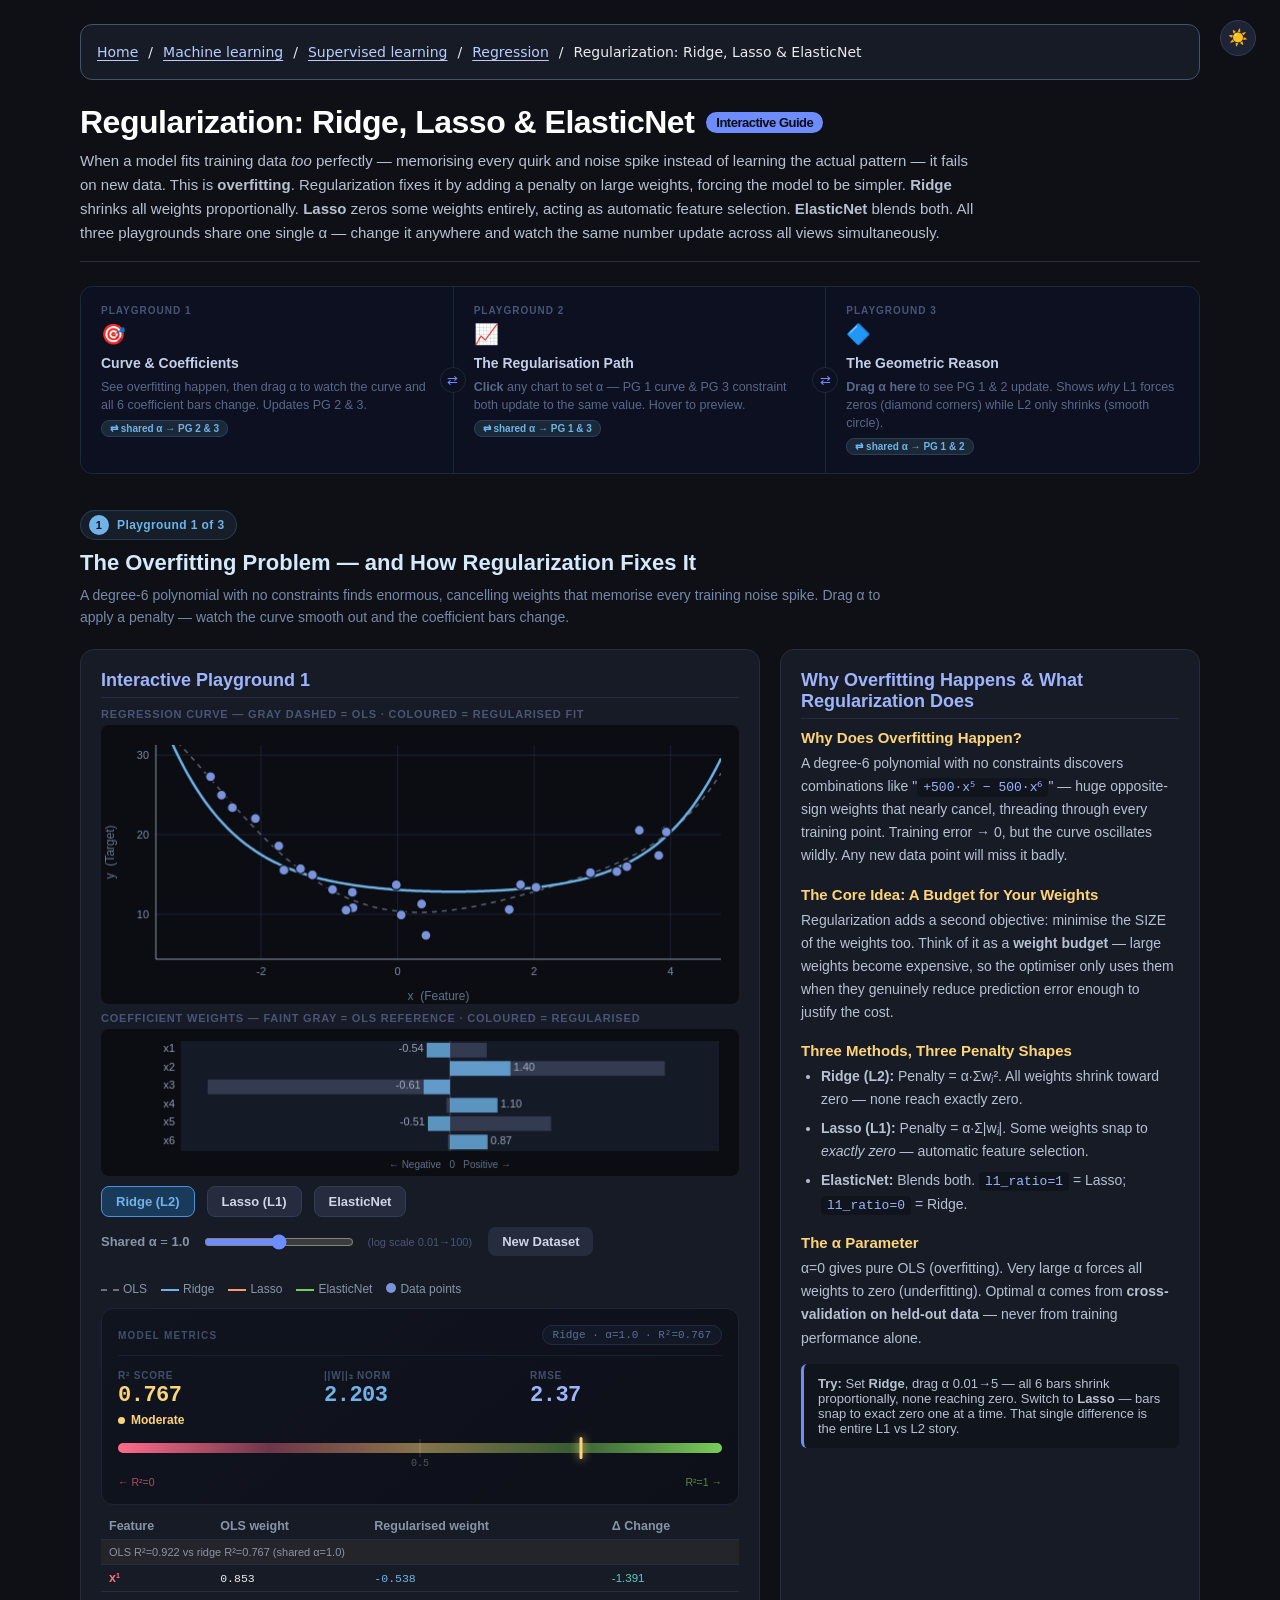
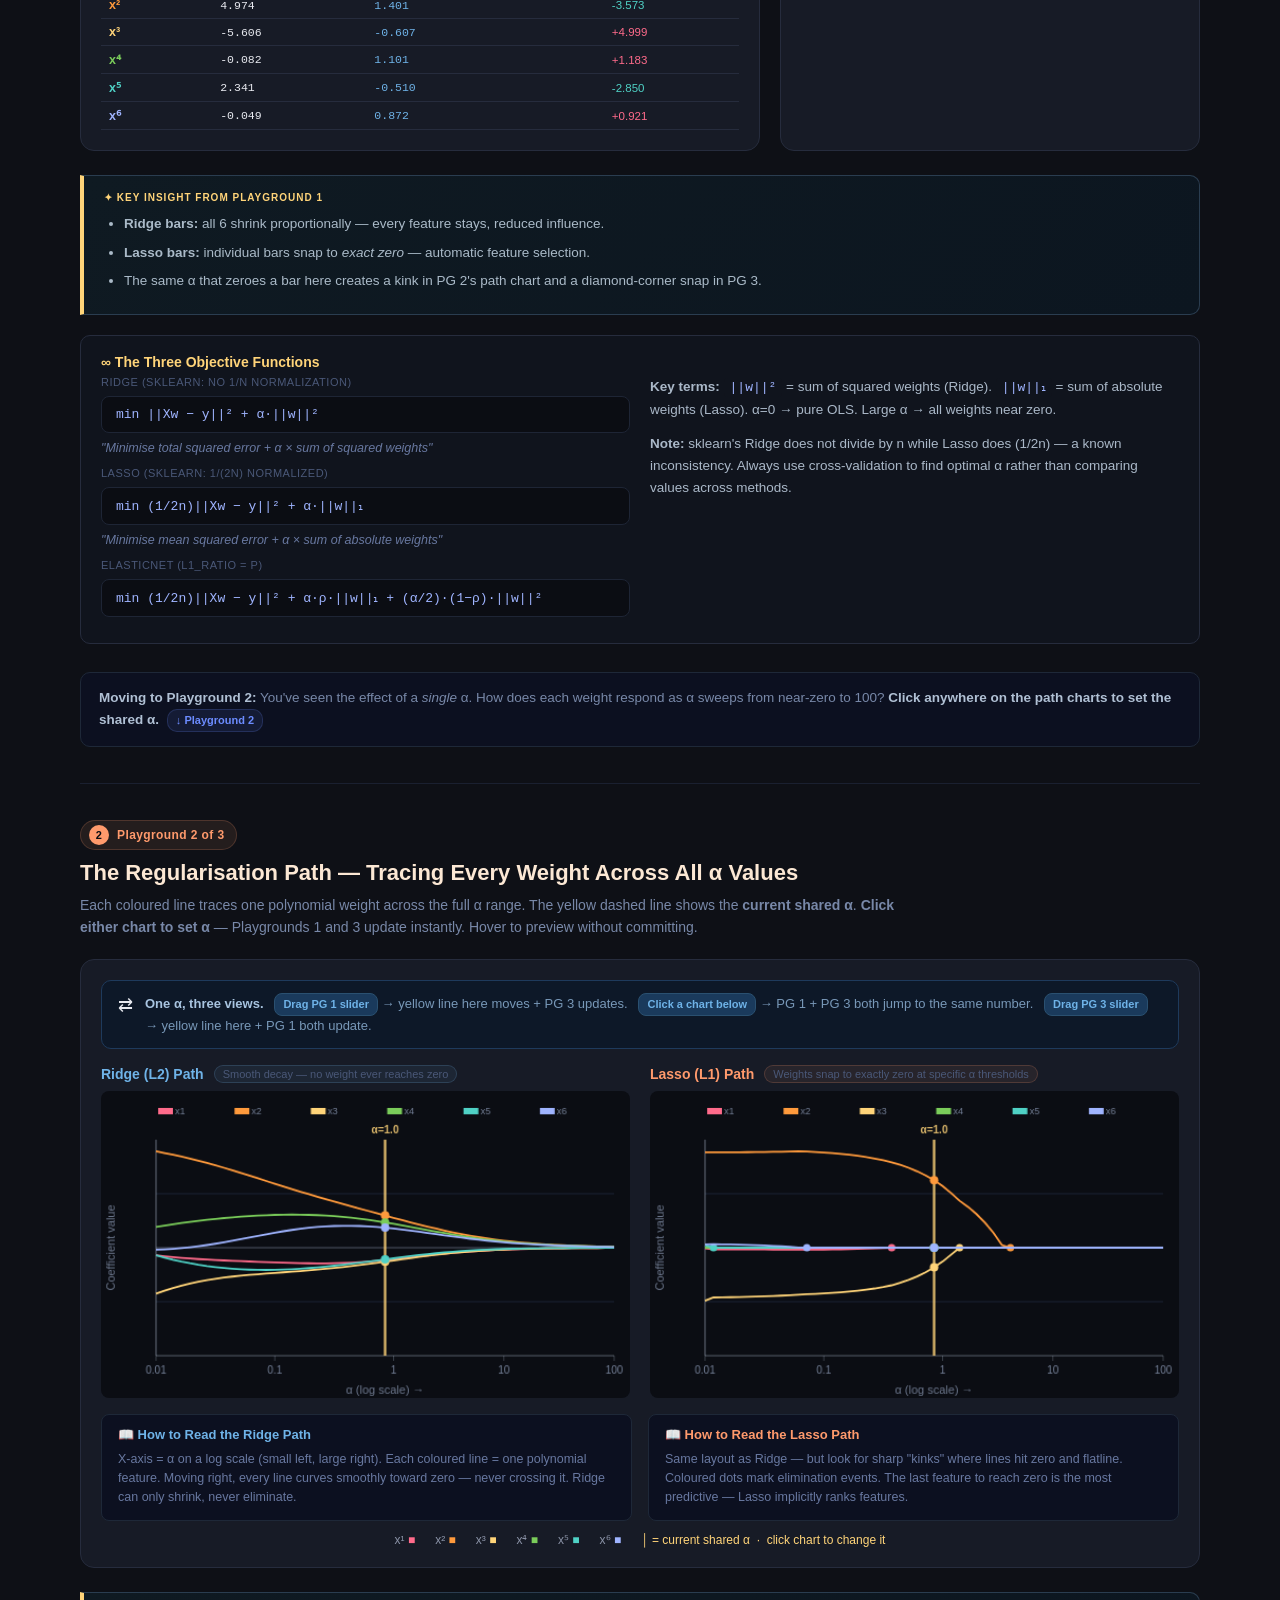
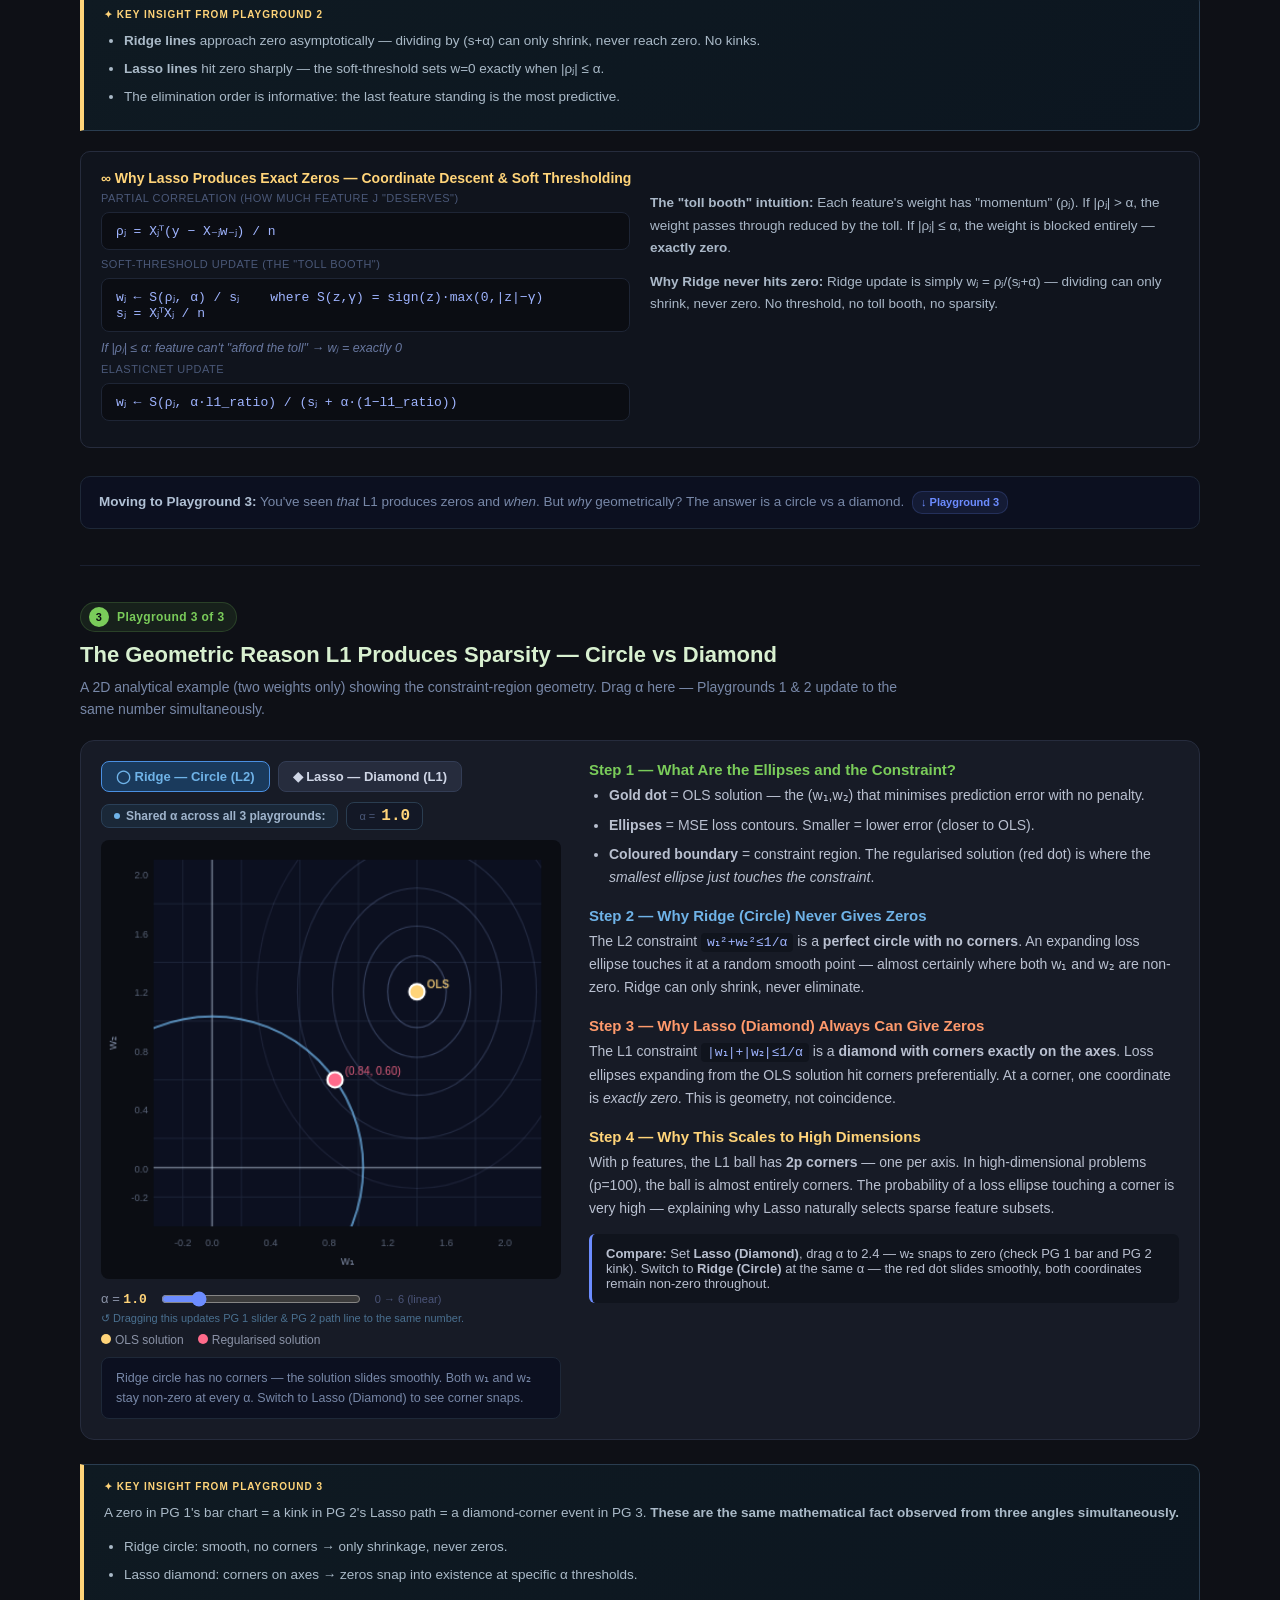
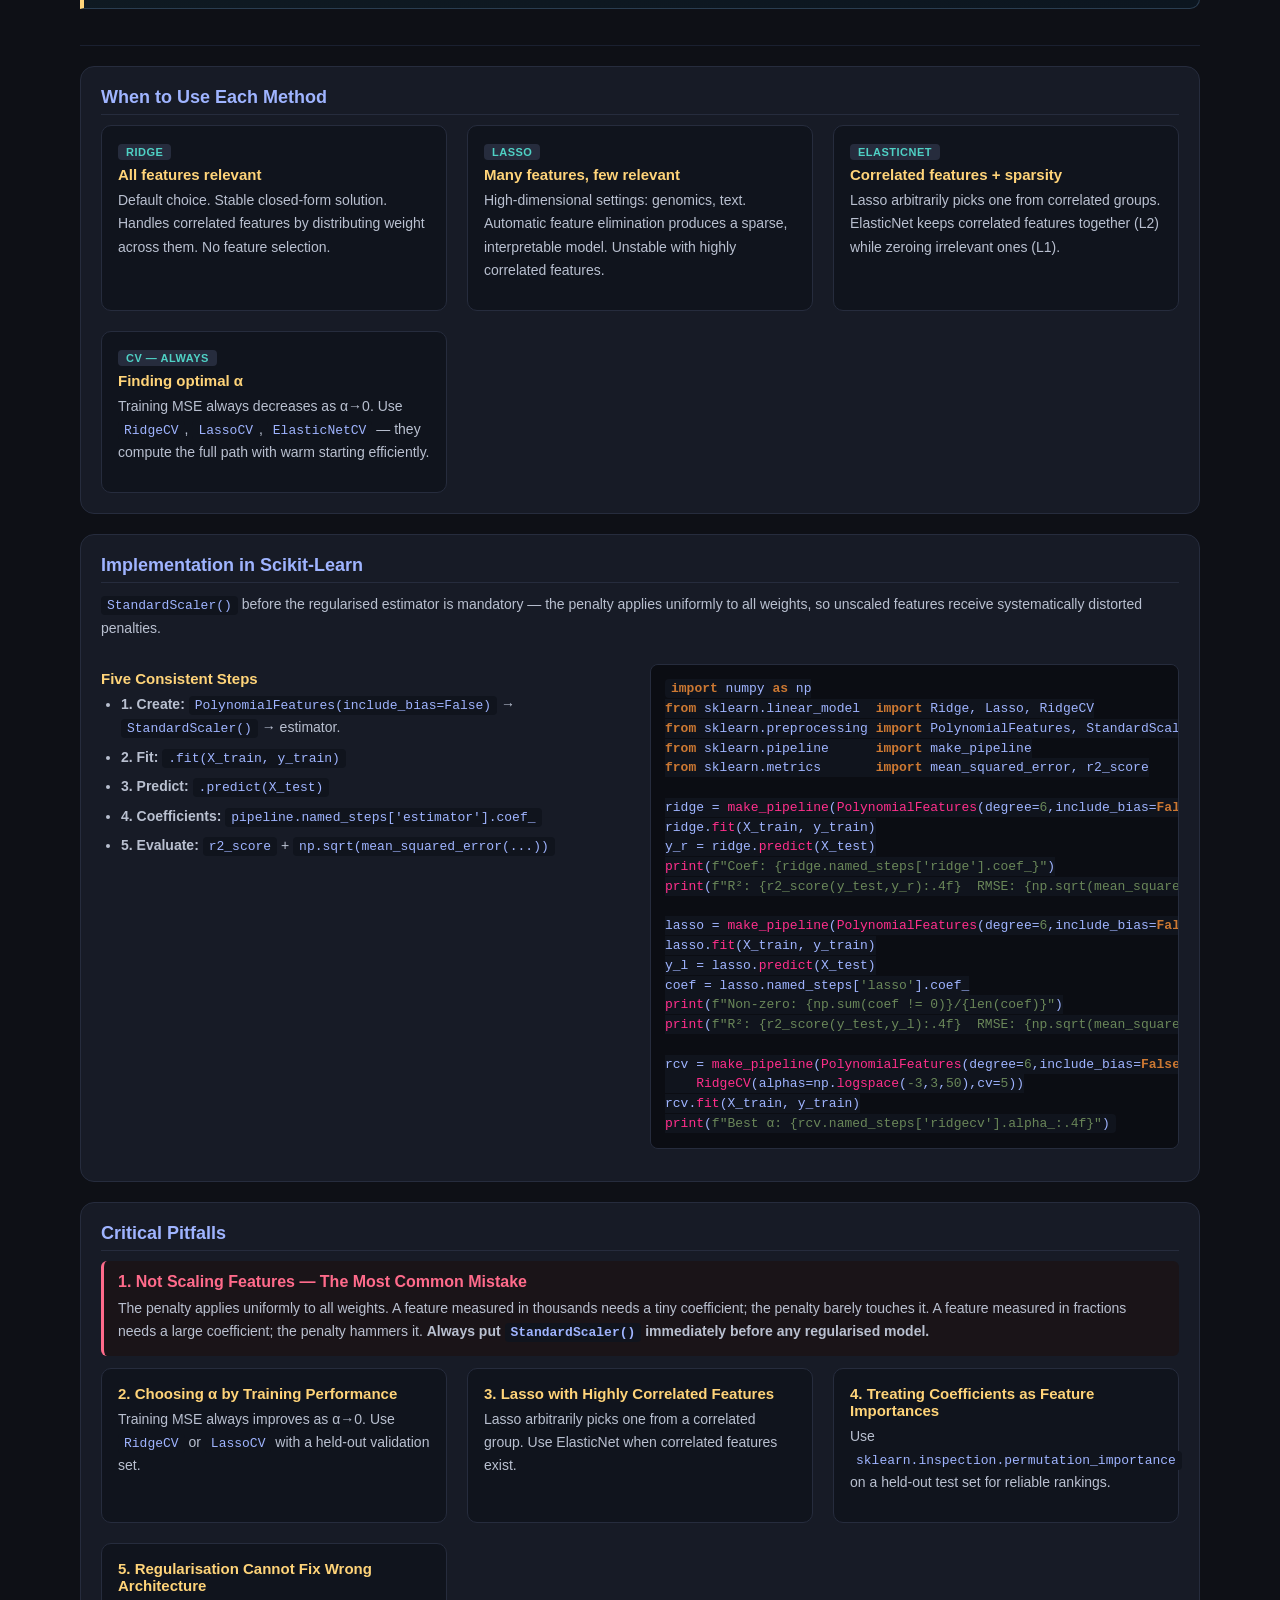
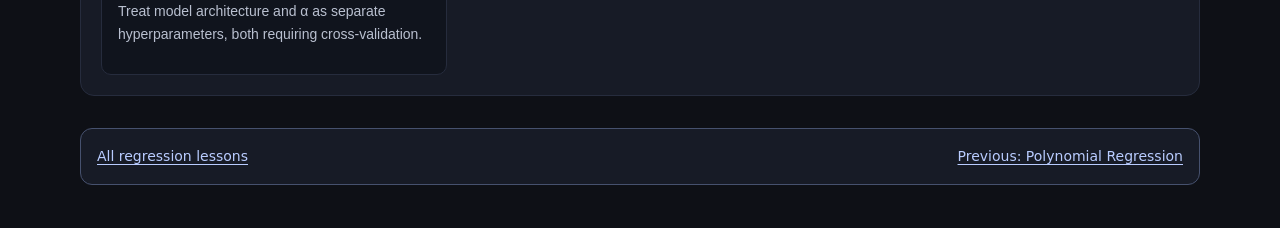
<file: docs/machine-learning/supervised-learning/regression/regularization/index.html>
<!doctype html>
<html lang="en" data-type="html" data-identifier="c5d6e7f8-1a2b-4c3d-9e0f-a1b2c3d4e5f6" data-title="Regularization: Ridge, Lasso &amp; ElasticNet — Interactive Explainer" data-version="8" width="1200" height="900"><head><title>Regularization: Ridge, Lasso &amp; ElasticNet | Interactive Explainer Series</title><meta name="viewport" content="width=device-width, initial-scale=1"><link rel="stylesheet" href="../../../../assets/css/navigation.css">
<meta charset="utf-8">
<style>
  * { box-sizing: border-box; }
  body { margin:0; font-family:-apple-system,BlinkMacSystemFont,"Segoe UI",Roboto,Helvetica,sans-serif; background:#0e1016; color:#e8eaf0; padding:24px; transition:background .25s,color .25s; }
  .wrap { max-width:1120px; margin:0 auto; }
  header.main-header { margin-bottom:24px; padding-bottom:16px; border-bottom:1px solid #262c3d; }
  header.main-header h1 { font-size:32px; margin:0 0 8px; letter-spacing:-.5px; color:#fff; display:flex; align-items:center; gap:12px; flex-wrap:wrap; }
  header.main-header h1 .badge-tag { font-size:13px; background:#6c8cff; color:#0b0d13; padding:3px 10px; border-radius:12px; font-weight:700; }
  header.main-header p { font-size:15px; color:#b9c0d0; margin:0; line-height:1.6; max-width:900px; }
  h2 { font-size:18px; margin:0 0 10px; color:#9fb4ff; border-bottom:1px solid #262c3d; padding-bottom:6px; transition:color .25s,border-color .25s; }
  h3 { font-size:15px; margin:18px 0 6px; color:#ffd479; }
  p { line-height:1.65; color:#b9c0d0; font-size:14px; margin:0 0 12px; }
  .layout { display:flex; gap:20px; flex-wrap:wrap; margin-bottom:0; }
  .panel { background:#171b26; border:1px solid #262c3d; border-radius:14px; padding:20px; transition:background .25s,border-color .25s; }
  .left { flex:1 1 620px; } .right { flex:1 1 360px; } .full-width { width:100%; }
  canvas { border-radius:8px; background:#0b0d13; display:block; width:100%; height:auto; transition:background .25s; }
  canvas.no-cursor { cursor:default; } canvas.clickable { cursor:crosshair; }
  .controls { display:flex; align-items:center; gap:12px; margin:10px 0 2px; flex-wrap:wrap; }
  label { font-size:13px; color:#8b93a7; white-space:nowrap; }
  input[type=range] { width:120px; accent-color:#6c8cff; }
  button { background:#262c3d; color:#cfd6e6; border:1px solid #333d55; border-radius:8px; padding:7px 14px; font-size:13px; font-weight:600; cursor:pointer; transition:all .15s; }
  button:hover { filter:brightness(1.2); }
  button.active-ridge { background:#1a3a5c; color:#6fb3e8; border-color:#4a90e2; }
  button.active-lasso { background:#3d1a1a; color:#ff9a6c; border-color:#ff6b38; }
  button.active-elastic { background:#1a3d2a; color:#7acc5a; border-color:#3a8c5a; }
  table { width:100%; border-collapse:collapse; font-size:12.5px; margin-top:8px; }
  th,td { text-align:left; padding:6px 8px; border-bottom:1px solid #262c3d; }
  th { color:#8b93a7; font-weight:600; }
  ol,ul { color:#b9c0d0; font-size:14px; line-height:1.65; padding-left:20px; margin:0 0 12px; }
  li { margin-bottom:6px; }
  .k-warn { color:#ff9f9f; font-size:12px; min-height:16px; margin-top:2px; }
  .legend { display:flex; gap:14px; font-size:12px; color:#8b93a7; margin-top:8px; flex-wrap:wrap; }
  .dot { display:inline-block; width:10px; height:10px; border-radius:50%; margin-right:4px; }
  .lsamp { display:inline-block; width:18px; height:3px; vertical-align:middle; margin-right:4px; }
  pre { background:#0b0d13; padding:14px; border-radius:8px; border:1px solid #262c3d; font-family:'Fira Code',Consolas,Monaco,monospace; font-size:12.5px; color:#a9b7c6; overflow-x:auto; line-height:1.5; }
  code { font-family:'Fira Code',Consolas,Monaco,monospace; background:#10141d; color:#9fb4ff; padding:2px 6px; border-radius:4px; font-size:13px; }
  .kw { color:#cc7832; font-weight:bold; } .fn { color:#ff2f8b; } .str { color:#6a8759; } .cm { color:#607080; font-style:italic; }
  .tag { background:#262c3d; color:#4fd1c5; font-size:11px; padding:2px 8px; border-radius:4px; text-transform:uppercase; letter-spacing:.5px; font-weight:bold; margin-bottom:6px; display:inline-block; }
  .warn-box { background:#1a1418; border-left:3px solid #ff6b8b; padding:12px 14px; border-radius:6px; margin-bottom:12px; }
  .grid-2 { display:grid; grid-template-columns:repeat(auto-fit,minmax(320px,1fr)); gap:20px; }
  .card { background:#10141d; border:1px solid #262c3d; border-radius:10px; padding:16px; }
  .card h3 { margin-top:0; }
  .tip { background:#10141d; border-left:3px solid #6c8cff; padding:12px 14px; border-radius:6px; font-size:13px; color:#b9c0d0; margin-top:14px; }
  .verdict-card { background:linear-gradient(140deg,#10141f 0%,#0d1019 100%); border:1px solid #1e2535; border-radius:12px; padding:16px; margin-top:12px; }
  .vc-empty { display:flex; align-items:center; justify-content:center; gap:10px; color:#38415a; font-size:13px; padding:12px 0; }
  .vc-empty-ring { width:18px; height:18px; border-radius:50%; border:2px dashed #38415a; flex-shrink:0; }
  .vc-header { display:flex; align-items:center; justify-content:space-between; margin-bottom:14px; padding-bottom:10px; border-bottom:1px solid #181f2e; }
  .vc-section-title { font-size:10px; text-transform:uppercase; letter-spacing:1.2px; color:#424e6a; font-weight:700; }
  .vc-model-pill { background:#131826; border:1px solid #222c3f; padding:3px 10px; border-radius:20px; font-size:11px; color:#5c6e96; font-family:'Fira Code',Consolas,monospace; }
  .vc-metrics { display:grid; grid-template-columns:1fr 1fr 1fr; gap:14px; margin-bottom:16px; }
  .vc-metric { display:flex; flex-direction:column; gap:4px; }
  .vc-metric-label { font-size:10px; text-transform:uppercase; letter-spacing:.8px; color:#424e6a; font-weight:600; }
  .vc-metric-value { font-size:22px; font-weight:800; font-family:'Fira Code',Consolas,monospace; line-height:1; letter-spacing:-.5px; }
  .vc-status-row { display:flex; align-items:center; gap:6px; margin-top:2px; }
  .vc-status-dot { width:7px; height:7px; border-radius:50%; flex-shrink:0; }
  .vc-status-text { font-size:12px; font-weight:600; }
  .vc-gauge-bar { position:relative; height:10px; border-radius:5px; overflow:visible; }
  .vc-gauge-bar-reg { background:linear-gradient(to right,#ff6b8b 0%,rgba(255,107,139,.4) 25%,rgba(255,212,121,.5) 50%,rgba(122,204,90,.4) 75%,#7acc5a 100%); }
  .vc-gauge-tick { position:absolute; top:-4px; width:1px; height:18px; background:rgba(255,255,255,.18); transform:translateX(-50%); }
  .vc-gauge-needle { position:absolute; top:-6px; width:3px; height:22px; background:#ffd479; border-radius:3px; transform:translateX(-50%); box-shadow:0 0 8px rgba(255,212,121,.9),0 0 18px rgba(255,212,121,.3); z-index:2; transition:left .12s ease; }
  .vc-gauge-axis { position:relative; height:16px; margin-top:5px; }
  .vc-gauge-axis-label { position:absolute; font-size:10px; transform:translateX(-50%); font-family:'Fira Code',Consolas,monospace; }
  .vc-gauge-zones { display:flex; justify-content:space-between; margin-top:2px; }
  .vc-gauge-zone-label { font-size:10.5px; opacity:.65; }
  .journey-overview { display:grid; grid-template-columns:repeat(3,1fr); gap:0; background:#0c1020; border:1px solid #1e2838; border-radius:12px; margin-bottom:32px; overflow:hidden; }
  .journey-step { padding:18px 20px; border-right:1px solid #1e2838; position:relative; }
  .journey-step:last-child { border-right:none; }
  .journey-step-num { font-size:10px; font-weight:700; text-transform:uppercase; letter-spacing:1px; color:#4a5478; margin-bottom:6px; }
  .journey-step-icon { font-size:20px; margin-bottom:8px; }
  .journey-step-title { font-size:14px; font-weight:700; color:#c5d0e8; margin-bottom:5px; line-height:1.3; }
  .journey-step-desc { font-size:12.5px; color:#5a6888; line-height:1.45; }
  .journey-link-pill { display:inline-block; background:#1a2838; border:1px solid #2a4058; color:#6fb3e8; padding:2px 8px; border-radius:8px; font-size:10px; font-weight:700; margin-top:6px; }
  .journey-arrow { position:absolute; right:-13px; top:50%; transform:translateY(-50%); width:26px; height:26px; background:#0c1020; border:1px solid #1e2838; border-radius:50%; display:flex; align-items:center; justify-content:center; font-size:13px; color:#6c8cff; z-index:2; }
  .section-block { margin-top:36px; margin-bottom:20px; }
  .section-num-badge { display:inline-flex; align-items:center; gap:8px; background:#6c8cff18; border:1px solid #6c8cff30; color:#6c8cff; padding:4px 12px 4px 8px; border-radius:20px; font-size:12px; font-weight:700; letter-spacing:.4px; margin-bottom:10px; }
  .section-num-badge .sn { background:#6c8cff; color:#0b0d13; border-radius:50%; width:20px; height:20px; display:flex; align-items:center; justify-content:center; font-size:11px; font-weight:800; }
  .section-block h2 { font-size:22px; margin:0 0 8px; color:#e0e8ff; border-bottom:none; padding-bottom:0; }
  .section-block .section-lead { font-size:14px; color:#7888a8; line-height:1.6; margin:0; max-width:820px; }
  .canvas-label { font-size:11px; font-weight:700; text-transform:uppercase; letter-spacing:.8px; color:#4a5478; margin-bottom:5px; margin-top:10px; }
  .key-insight { background:linear-gradient(135deg,#0f1a22,#0c1620); border:1px solid #2a3d50; border-left:4px solid #ffd479; border-radius:0 10px 10px 0; padding:16px 20px; margin-top:24px; }
  .key-insight .ki-label { font-size:10px; font-weight:700; text-transform:uppercase; letter-spacing:1px; color:#ffd479; margin-bottom:10px; display:flex; align-items:center; gap:6px; }
  .key-insight p,.key-insight li { color:#aabac8; font-size:13.5px; line-height:1.65; }
  .key-insight ul { margin-bottom:0; }
  .math-box { background:#10141d; border:1px solid #262c3d; border-radius:10px; padding:18px 20px; margin-top:20px; }
  .math-box h3 { margin-top:0; font-size:14px; color:#ffd479; }
  .math-box p,.math-box li,.math-box ul { font-size:13.5px; color:#aab8c8; line-height:1.65; }
  .math-box .formula-block { background:#0b0d13; border:1px solid #1e2535; border-radius:8px; padding:10px 14px; margin:8px 0; font-family:'Fira Code',Consolas,monospace; font-size:13px; color:#9fb4ff; }
  .math-box .formula-label { font-size:11px; color:#4a5878; text-transform:uppercase; letter-spacing:.5px; margin-bottom:3px; }
  .math-box .plain-english { font-size:12.5px; color:#6878a0; font-style:italic; margin-top:3px; }
  .section-transition { background:#0c1020; border:1px solid #1e2838; border-radius:10px; padding:14px 18px; margin:28px 0 0; font-size:13.5px; color:#7888a8; line-height:1.65; }
  .section-transition strong { color:#b0c0d4; }
  .next-badge { display:inline-block; background:#6c8cff18; border:1px solid #6c8cff30; color:#6c8cff; padding:1px 8px; border-radius:10px; font-size:11px; font-weight:700; margin-left:4px; }
  .link-banner { display:flex; align-items:flex-start; gap:12px; background:#0d1828; border:1px solid #1e3a5c; border-radius:10px; padding:12px 16px; margin-bottom:16px; }
  .link-banner .lb-icon { font-size:18px; flex-shrink:0; margin-top:1px; }
  .link-banner .lb-text { font-size:13px; color:#7898b8; line-height:1.55; }
  .link-banner .lb-text strong { color:#a8c4e0; }
  .lb-badge { display:inline-block; background:#1a3a5c; border:1px solid #2a5070; color:#6fb3e8; padding:2px 8px; border-radius:8px; font-size:11px; font-weight:700; white-space:nowrap; }
  .shared-alpha-badge { display:inline-flex; align-items:center; gap:6px; background:#1a2838; border:1px solid #2a4058; color:#9fb4cc; padding:4px 12px; border-radius:8px; font-size:12px; font-weight:600; }
  .shared-alpha-badge .dot-pulse { width:6px; height:6px; border-radius:50%; background:#6fb3e8; animation:pulse-blue 2s infinite; }
  @keyframes pulse-blue { 0%,100%{opacity:1;transform:scale(1)} 50%{opacity:.4;transform:scale(.8)} }
  .alpha-display { display:inline-flex; align-items:center; gap:6px; background:#131826; border:1px solid #2a3d50; border-radius:8px; padding:4px 12px; }
  .alpha-display .alpha-label { font-size:11px; color:#4a5878; }
  .alpha-display .alpha-value { font-size:16px; font-weight:800; color:#ffd479; font-family:'Fira Code',Consolas,monospace; }
  .slider-note { font-size:11px; color:#4a7090; margin-top:3px; }
  .path-explain-grid { display:grid; grid-template-columns:1fr 1fr; gap:16px; margin-top:16px; }
  .path-explain-box { background:#0c1020; border:1px solid #1e2838; border-radius:8px; padding:12px 16px; }
  .path-explain-box h4 { margin:0 0 8px; font-size:13px; }
  .path-explain-box p { font-size:12.5px; color:#6878a0; margin:0; line-height:1.55; }
  .pg1 .section-num-badge { background:#6fb3e818; border-color:#6fb3e830; color:#6fb3e8; }
  .pg1 .section-num-badge .sn { background:#6fb3e8; color:#0b0d13; }
  .pg1 h2 { color:#d4eafc; }
  .pg2 .section-num-badge { background:#ff9a6c18; border-color:#ff9a6c30; color:#ff9a6c; }
  .pg2 .section-num-badge .sn { background:#ff9a6c; color:#0b0d13; }
  .pg2 h2 { color:#fce8d4; }
  .pg3 .section-num-badge { background:#7acc5a18; border-color:#7acc5a30; color:#7acc5a; }
  .pg3 .section-num-badge .sn { background:#7acc5a; color:#0b0d13; }
  .pg3 h2 { color:#d8f0d0; }
  .section-hr { border:none; border-top:1px solid #1a2030; margin:36px 0 0; }
  #theme-toggle { position:fixed; top:20px; right:24px; width:36px; height:36px; padding:0; border-radius:50%; background:#1e2436; border:1px solid #333d55; color:inherit; font-size:16px; line-height:1; cursor:pointer; display:flex; align-items:center; justify-content:center; z-index:1000; transition:background .25s,border-color .25s,transform .15s; }
  #theme-toggle:hover { filter:none; transform:scale(1.1); }
  body.light { background:#f0f3fa; color:#1a1f2e; }
  body.light #theme-toggle { background:#e4e8f5; border-color:#c4cce0; }
  body.light header.main-header { border-bottom-color:#d4daf0; }
  body.light header.main-header h1 { color:#1a1f2e; }
  body.light header.main-header p { color:#4a5270; }
  body.light h2 { color:#3b5bdb; border-bottom-color:#d4daf0; }
  body.light h3 { color:#9a7000; }
  body.light p { color:#4a5270; }
  body.light ol,body.light ul { color:#4a5270; }
  body.light .panel { background:#ffffff; border-color:#d4daf0; }
  body.light .card { background:#f5f7fe; border-color:#d4daf0; }
  body.light canvas { background:#eaeefc; }
  body.light pre { background:#f2f4fc; border-color:#d4daf0; color:#2d3660; }
  body.light code { background:#e8edfb; color:#2d52c4; }
  body.light .kw { color:#b05800; } body.light .fn { color:#b5096a; }
  body.light .str { color:#3a6e2a; } body.light .cm { color:#5a6a7a; }
  body.light th { color:#6878a8; }
  body.light td,body.light th { border-bottom-color:#d4daf0; }
  body.light label { color:#6878a8; }
  body.light .legend { color:#6878a8; }
  body.light button { background:#e4e8f5; color:#3a4268; border-color:#c4cce0; }
  body.light button.active-ridge { background:#d4e8f8; color:#1a5a9a; border-color:#4a90e2; }
  body.light button.active-lasso { background:#fde8e0; color:#c0390a; border-color:#ff6b38; }
  body.light button.active-elastic { background:#d8f0e4; color:#1a6a3a; border-color:#3a8c5a; }
  body.light .tag { background:#e4e8fa; color:#1d7a6a; }
  body.light .tip { background:#eef2ff; color:#3d4a6e; }
  body.light .warn-box { background:#fff5f5; }
  body.light .k-warn { color:#c0392b; }
  body.light .verdict-card { background:linear-gradient(140deg,#f8faff,#f2f5fb); border-color:#d0d8ee; }
  body.light .vc-header { border-bottom-color:#dce4f4; }
  body.light .vc-section-title { color:#8594b8; }
  body.light .vc-model-pill { background:#e8edfb; border-color:#d0d8ee; color:#5868a0; }
  body.light .vc-metric-label { color:#8594b8; }
  body.light .vc-empty { color:#a8b2cc; }
  body.light .vc-gauge-tick { background:rgba(0,0,0,.15); }
  body.light .journey-overview { background:#eef2ff; border-color:#d4daf0; }
  body.light .journey-step { border-right-color:#d4daf0; }
  body.light .journey-step-title { color:#2a3560; }
  body.light .journey-step-desc { color:#6878a0; }
  body.light .journey-arrow { background:#eef2ff; border-color:#d4daf0; color:#6c8cff; }
  body.light .journey-link-pill { background:#d8ecfc; border-color:#a8d0ec; color:#1a5a9a; }
  body.light .section-block h2 { color:#1a2448; }
  body.light .section-block .section-lead { color:#6878a0; }
  body.light .key-insight { background:linear-gradient(135deg,#f0f5fa,#e8eef8); border-color:#c8d8e8; border-left-color:#f0a020; }
  body.light .key-insight .ki-label { color:#a07010; }
  body.light .key-insight p,body.light .key-insight li { color:#4a5a70; }
  body.light .section-transition { background:#eef2ff; border-color:#d4daf0; color:#6878a0; }
  body.light .section-transition strong { color:#2a3a60; }
  body.light .section-hr { border-top-color:#d4daf0; }
  body.light .math-box { background:#f5f7fe; border-color:#d4daf0; }
  body.light .math-box h3 { color:#9a7000; }
  body.light .math-box p,body.light .math-box li,body.light .math-box ul,body.light .math-box .plain-english { color:#4a5a70; }
  body.light .math-box .formula-block { background:#e8edfb; border-color:#d0d8ee; color:#2d52c4; }
  body.light .math-box .formula-label { color:#8898b8; }
  body.light .canvas-label { color:#8898b8; }
  body.light .link-banner { background:#e8f0fa; border-color:#c0d4ec; }
  body.light .link-banner .lb-text { color:#5870a0; }
  body.light .link-banner .lb-text strong { color:#2a4878; }
  body.light .lb-badge { background:#d0e4f8; border-color:#a8c8e8; color:#1a5a9a; }
  body.light .shared-alpha-badge { background:#e8f0fa; border-color:#c0d4ec; color:#3a5878; }
  body.light .slider-note { color:#7898b8; }
  body.light .alpha-display { background:#e8edfb; border-color:#c0d4ec; }
  body.light .alpha-display .alpha-label { color:#8898b8; }
  body.light .alpha-display .alpha-value { color:#a07010; }
  body.light .path-explain-box { background:#eef2ff; border-color:#d4daf0; }
  body.light .path-explain-box p { color:#6878a0; }
</style>
</head>
<body><nav class="series-nav" aria-label="Breadcrumb"><a href="../../../../">Home</a><span aria-hidden="true">/</span><a href="../../../">Machine learning</a><span aria-hidden="true">/</span><a href="../../">Supervised learning</a><span aria-hidden="true">/</span><a href="../">Regression</a><span aria-hidden="true">/</span><span aria-current="page">Regularization: Ridge, Lasso &amp; ElasticNet</span></nav>
<button id="theme-toggle" title="Toggle light / dark mode">☀️</button>
<div class="wrap">

<header class="main-header">
  <h1>Regularization: Ridge, Lasso &amp; ElasticNet <span class="badge-tag">Interactive Guide</span></h1>
  <p>When a model fits training data <em>too</em> perfectly — memorising every quirk and noise spike instead of learning the actual pattern — it fails on new data. This is <strong>overfitting</strong>. Regularization fixes it by adding a penalty on large weights, forcing the model to be simpler. <strong>Ridge</strong> shrinks all weights proportionally. <strong>Lasso</strong> zeros some weights entirely, acting as automatic feature selection. <strong>ElasticNet</strong> blends both. All three playgrounds share one single α — change it anywhere and watch the same number update across all views simultaneously.</p>
</header>

<div class="journey-overview">
  <div class="journey-step">
    <div class="journey-step-num">Playground 1</div>
    <div class="journey-step-icon">🎯</div>
    <div class="journey-step-title">Curve &amp; Coefficients</div>
    <div class="journey-step-desc">See overfitting happen, then drag α to watch the curve and all 6 coefficient bars change. Updates PG 2 &amp; 3.</div>
    <div class="journey-link-pill">⇄ shared α → PG 2 &amp; 3</div>
    <div class="journey-arrow">⇄</div>
  </div>
  <div class="journey-step">
    <div class="journey-step-num">Playground 2</div>
    <div class="journey-step-icon">📈</div>
    <div class="journey-step-title">The Regularisation Path</div>
    <div class="journey-step-desc"><strong>Click</strong> any chart to set α — PG 1 curve &amp; PG 3 constraint both update to the same value. Hover to preview.</div>
    <div class="journey-link-pill">⇄ shared α → PG 1 &amp; 3</div>
    <div class="journey-arrow">⇄</div>
  </div>
  <div class="journey-step">
    <div class="journey-step-num">Playground 3</div>
    <div class="journey-step-icon">🔷</div>
    <div class="journey-step-title">The Geometric Reason</div>
    <div class="journey-step-desc"><strong>Drag α here</strong> to see PG 1 &amp; 2 update. Shows <em>why</em> L1 forces zeros (diamond corners) while L2 only shrinks (smooth circle).</div>
    <div class="journey-link-pill">⇄ shared α → PG 1 &amp; 2</div>
  </div>
</div>

<!-- SECTION 1 -->
<div class="section-block pg1">
  <div class="section-num-badge"><span class="sn">1</span> Playground 1 of 3</div>
  <h2>The Overfitting Problem — and How Regularization Fixes It</h2>
  <p class="section-lead">A degree-6 polynomial with no constraints finds enormous, cancelling weights that memorise every training noise spike. Drag α to apply a penalty — watch the curve smooth out and the coefficient bars change.</p>
</div>

<div class="layout">
  <div class="panel left">
    <h2>Interactive Playground 1</h2>
    <div class="canvas-label">Regression Curve — Gray dashed = OLS · Coloured = regularised fit</div>
    <canvas id="cv1" width="640" height="280"></canvas>
    <div class="canvas-label" style="margin-top:8px;">Coefficient Weights — Faint gray = OLS reference · Coloured = regularised</div>
    <canvas id="cv2" class="no-cursor" width="640" height="148"></canvas>
    <div class="controls" style="margin-top:10px;">
      <button id="btn-ridge" class="active-ridge">Ridge (L2)</button>
      <button id="btn-lasso">Lasso (L1)</button>
      <button id="btn-elastic">ElasticNet</button>
    </div>
    <div class="controls">
      <label for="alpha-slider"><strong>Shared α</strong> = <strong id="alpha-val">1.00</strong></label>
      <input type="range" id="alpha-slider" min="-2" max="2" step="0.05" value="0" style="width:150px;">
      <span style="font-size:11px;color:#4a5478;">(log scale 0.01→100)</span>
      <button id="reseed-btn" style="background:#262c3d;color:#cfd6e6;border:0;margin-left:4px;">New Dataset</button>
    </div>
    <div class="k-warn" id="warn1"></div>
    <div class="legend" style="margin-top:8px;">
      <span><span class="lsamp" style="border-top:2px dashed rgba(180,180,180,.55);"></span>OLS</span>
      <span><span class="lsamp" style="background:#6fb3e8;height:2.5px;"></span>Ridge</span>
      <span><span class="lsamp" style="background:#ff9a6c;height:2.5px;"></span>Lasso</span>
      <span><span class="lsamp" style="background:#7acc5a;height:2.5px;"></span>ElasticNet</span>
      <span><span class="dot" style="background:#7b93db;"></span>Data points</span>
    </div>
    <div class="verdict-card" id="vc1"><div class="vc-empty"><div class="vc-empty-ring"></div>Move α or change method to see model metrics</div></div>
    <table id="tbl1"><thead><tr><th>Feature</th><th>OLS weight</th><th>Regularised weight</th><th>Δ Change</th></tr></thead><tbody id="tbody1"></tbody></table>
  </div>
  <div class="panel right">
    <h2>Why Overfitting Happens &amp; What Regularization Does</h2>
    <h3 style="margin-top:0;">Why Does Overfitting Happen?</h3>
    <p>A degree-6 polynomial with no constraints discovers combinations like "<code>+500·x⁵ − 500·x⁶</code>" — huge opposite-sign weights that nearly cancel, threading through every training point. Training error → 0, but the curve oscillates wildly. Any new data point will miss it badly.</p>
    <h3>The Core Idea: A Budget for Your Weights</h3>
    <p>Regularization adds a second objective: minimise the SIZE of the weights too. Think of it as a <strong>weight budget</strong> — large weights become expensive, so the optimiser only uses them when they genuinely reduce prediction error enough to justify the cost.</p>
    <h3>Three Methods, Three Penalty Shapes</h3>
    <ul>
      <li><strong>Ridge (L2):</strong> Penalty = α·Σwⱼ². All weights shrink toward zero — none reach exactly zero.</li>
      <li><strong>Lasso (L1):</strong> Penalty = α·Σ|wⱼ|. Some weights snap to <em>exactly zero</em> — automatic feature selection.</li>
      <li><strong>ElasticNet:</strong> Blends both. <code>l1_ratio=1</code> = Lasso; <code>l1_ratio=0</code> = Ridge.</li>
    </ul>
    <h3>The α Parameter</h3>
    <p>α=0 gives pure OLS (overfitting). Very large α forces all weights to zero (underfitting). Optimal α comes from <strong>cross-validation on held-out data</strong> — never from training performance alone.</p>
    <div class="tip"><strong>Try:</strong> Set <strong>Ridge</strong>, drag α 0.01→5 — all 6 bars shrink proportionally, none reaching zero. Switch to <strong>Lasso</strong> — bars snap to exact zero one at a time. That single difference is the entire L1 vs L2 story.</div>
  </div>
</div>

<div class="key-insight">
  <div class="ki-label">✦ Key Insight from Playground 1</div>
  <ul>
    <li><strong>Ridge bars:</strong> all 6 shrink proportionally — every feature stays, reduced influence.</li>
    <li><strong>Lasso bars:</strong> individual bars snap to <em>exact zero</em> — automatic feature selection.</li>
    <li>The same α that zeroes a bar here creates a kink in PG 2's path chart and a diamond-corner snap in PG 3.</li>
  </ul>
</div>

<div class="math-box">
  <h3>∞ The Three Objective Functions</h3>
  <div class="grid-2">
    <div>
      <div style="margin-bottom:12px;">
        <div class="formula-label">Ridge (sklearn: no 1/n normalization)</div>
        <div class="formula-block">min ||Xw − y||² + α·||w||²</div>
        <div class="plain-english">"Minimise total squared error + α × sum of squared weights"</div>
      </div>
      <div style="margin-bottom:12px;">
        <div class="formula-label">Lasso (sklearn: 1/(2n) normalized)</div>
        <div class="formula-block">min (1/2n)||Xw − y||² + α·||w||₁</div>
        <div class="plain-english">"Minimise mean squared error + α × sum of absolute weights"</div>
      </div>
      <div>
        <div class="formula-label">ElasticNet (l1_ratio = ρ)</div>
        <div class="formula-block">min (1/2n)||Xw − y||² + α·ρ·||w||₁ + (α/2)·(1−ρ)·||w||²</div>
      </div>
    </div>
    <div>
      <p><strong>Key terms:</strong> <code>||w||²</code> = sum of squared weights (Ridge). <code>||w||₁</code> = sum of absolute weights (Lasso). α=0 → pure OLS. Large α → all weights near zero.</p>
      <p><strong>Note:</strong> sklearn's Ridge does not divide by n while Lasso does (1/2n) — a known inconsistency. Always use cross-validation to find optimal α rather than comparing values across methods.</p>
    </div>
  </div>
</div>

<div class="section-transition">
  <strong>Moving to Playground 2:</strong> You've seen the effect of a <em>single</em> α. How does each weight respond as α sweeps from near-zero to 100? <strong>Click anywhere on the path charts to set the shared α.</strong> <span class="next-badge">↓ Playground 2</span>
</div>

<!-- SECTION 2 -->
<hr class="section-hr">
<div class="section-block pg2">
  <div class="section-num-badge"><span class="sn">2</span> Playground 2 of 3</div>
  <h2>The Regularisation Path — Tracing Every Weight Across All α Values</h2>
  <p class="section-lead">Each coloured line traces one polynomial weight across the full α range. The yellow dashed line shows the <strong>current shared α</strong>. <strong>Click either chart to set α</strong> — Playgrounds 1 and 3 update instantly. Hover to preview without committing.</p>
</div>

<div class="panel full-width" style="margin-top:0;">
  <div class="link-banner">
    <span class="lb-icon">⇄</span>
    <div class="lb-text">
      <strong>One α, three views.</strong> &nbsp;
      <span class="lb-badge">Drag PG 1 slider</span> → yellow line here moves + PG 3 updates. &nbsp;
      <span class="lb-badge">Click a chart below</span> → PG 1 + PG 3 both jump to the same number. &nbsp;
      <span class="lb-badge">Drag PG 3 slider</span> → yellow line here + PG 1 both update.
    </div>
  </div>

  <div style="display:grid;grid-template-columns:1fr 1fr;gap:20px;">
    <div>
      <div style="display:flex;align-items:center;gap:10px;margin-bottom:8px;">
        <span style="font-size:14px;font-weight:700;color:#6fb3e8;">Ridge (L2) Path</span>
        <span style="font-size:11px;color:#4a5878;background:#6fb3e812;border:1px solid #6fb3e830;padding:2px 8px;border-radius:10px;">Smooth decay — no weight ever reaches zero</span>
      </div>
      <!-- FIX: height increased from 260 to 290 to accommodate larger top margin -->
      <canvas id="cv3r" class="clickable" width="500" height="290" title="Click to set shared α · Hover to preview"></canvas>
    </div>
    <div>
      <div style="display:flex;align-items:center;gap:10px;margin-bottom:8px;">
        <span style="font-size:14px;font-weight:700;color:#ff9a6c;">Lasso (L1) Path</span>
        <span style="font-size:11px;color:#4a5878;background:#ff9a6c12;border:1px solid #ff9a6c30;padding:2px 8px;border-radius:10px;">Weights snap to exactly zero at specific α thresholds</span>
      </div>
      <!-- FIX: height increased from 260 to 290 to accommodate larger top margin -->
      <canvas id="cv3l" class="clickable" width="500" height="290" title="Click to set shared α · Hover to preview"></canvas>
    </div>
  </div>

  <div class="path-explain-grid">
    <div class="path-explain-box">
      <h4 style="color:#6fb3e8;">📖 How to Read the Ridge Path</h4>
      <p>X-axis = α on a log scale (small left, large right). Each coloured line = one polynomial feature. Moving right, every line curves smoothly toward zero — never crossing it. Ridge can only shrink, never eliminate.</p>
    </div>
    <div class="path-explain-box">
      <h4 style="color:#ff9a6c;">📖 How to Read the Lasso Path</h4>
      <p>Same layout as Ridge — but look for sharp "kinks" where lines hit zero and flatline. Coloured dots mark elimination events. The last feature to reach zero is the most predictive — Lasso implicitly ranks features.</p>
    </div>
  </div>

  <div class="legend" style="margin-top:12px;justify-content:center;gap:20px;">
    <span style="font-size:12px;">x¹ <span style="color:#ff6b8b;">■</span></span>
    <span style="font-size:12px;">x² <span style="color:#ff9a3c;">■</span></span>
    <span style="font-size:12px;">x³ <span style="color:#ffd479;">■</span></span>
    <span style="font-size:12px;">x⁴ <span style="color:#7acc5a;">■</span></span>
    <span style="font-size:12px;">x⁵ <span style="color:#4fd1c5;">■</span></span>
    <span style="font-size:12px;">x⁶ <span style="color:#9fb4ff;">■</span></span>
    <span style="font-size:12px;color:#ffd479;">│ = current shared α &nbsp;·&nbsp; click chart to change it</span>
  </div>
</div>

<div class="key-insight">
  <div class="ki-label">✦ Key Insight from Playground 2</div>
  <ul>
    <li><strong>Ridge lines</strong> approach zero asymptotically — dividing by (s+α) can only shrink, never reach zero. No kinks.</li>
    <li><strong>Lasso lines</strong> hit zero sharply — the soft-threshold sets w=0 exactly when |ρⱼ| ≤ α.</li>
    <li>The elimination order is informative: the last feature standing is the most predictive.</li>
  </ul>
</div>

<div class="math-box">
  <h3>∞ Why Lasso Produces Exact Zeros — Coordinate Descent &amp; Soft Thresholding</h3>
  <div class="grid-2">
    <div>
      <div style="margin-bottom:8px;">
        <div class="formula-label">Partial correlation (how much feature j "deserves")</div>
        <div class="formula-block">ρⱼ = Xⱼᵀ(y − X₋ⱼw₋ⱼ) / n</div>
      </div>
      <div style="margin-bottom:8px;">
        <div class="formula-label">Soft-threshold update (the "toll booth")</div>
        <div class="formula-block">wⱼ ← S(ρⱼ, α) / sⱼ &nbsp;&nbsp; where S(z,γ) = sign(z)·max(0,|z|−γ)<br>sⱼ = XⱼᵀXⱼ / n</div>
        <div class="plain-english">If |ρⱼ| ≤ α: feature can't "afford the toll" → wⱼ = exactly 0</div>
      </div>
      <div>
        <div class="formula-label">ElasticNet update</div>
        <div class="formula-block">wⱼ ← S(ρⱼ, α·l1_ratio) / (sⱼ + α·(1−l1_ratio))</div>
      </div>
    </div>
    <div>
      <p><strong>The "toll booth" intuition:</strong> Each feature's weight has "momentum" (ρⱼ). If |ρⱼ| &gt; α, the weight passes through reduced by the toll. If |ρⱼ| ≤ α, the weight is blocked entirely — <strong>exactly zero</strong>.</p>
      <p><strong>Why Ridge never hits zero:</strong> Ridge update is simply wⱼ = ρⱼ/(sⱼ+α) — dividing can only shrink, never zero. No threshold, no toll booth, no sparsity.</p>
    </div>
  </div>
</div>

<div class="section-transition">
  <strong>Moving to Playground 3:</strong> You've seen <em>that</em> L1 produces zeros and <em>when</em>. But <em>why</em> geometrically? The answer is a circle vs a diamond. <span class="next-badge">↓ Playground 3</span>
</div>

<!-- SECTION 3 -->
<hr class="section-hr">
<div class="section-block pg3">
  <div class="section-num-badge"><span class="sn">3</span> Playground 3 of 3</div>
  <h2>The Geometric Reason L1 Produces Sparsity — Circle vs Diamond</h2>
  <p class="section-lead">A 2D analytical example (two weights only) showing the constraint-region geometry. Drag α here — Playgrounds 1 &amp; 2 update to the same number simultaneously.</p>
</div>

<div class="panel full-width" style="margin-top:0;">
  <div style="display:grid;grid-template-columns:460px 1fr;gap:28px;align-items:start;">
    <div>
      <div style="display:flex;align-items:center;gap:8px;margin-bottom:10px;flex-wrap:wrap;">
        <button id="geo-ridge" class="active-ridge">◯ Ridge — Circle (L2)</button>
        <button id="geo-lasso">◆ Lasso — Diamond (L1)</button>
      </div>
      <div style="margin-bottom:10px;display:flex;align-items:center;gap:8px;flex-wrap:wrap;">
        <span class="shared-alpha-badge"><span class="dot-pulse"></span>Shared α across all 3 playgrounds:</span>
        <div class="alpha-display"><span class="alpha-label">α =</span><span class="alpha-value" id="geo-alpha-display">1.00</span></div>
      </div>
      <canvas id="cv4" class="no-cursor" width="420" height="400"></canvas>
      <div class="controls" style="margin-top:10px;">
        <label for="geo-alpha">α = <strong id="geo-alpha-val" style="color:#ffd479;font-family:'Fira Code',Consolas,monospace;">1.00</strong></label>
        <input type="range" id="geo-alpha" min="0.01" max="6" step="0.05" value="1" style="width:200px;">
        <span style="font-size:11px;color:#4a5478;flex-shrink:0;">0 → 6 (linear)</span>
      </div>
      <div class="slider-note">↺ Dragging this updates PG 1 slider &amp; PG 2 path line to the same number.</div>
      <div class="legend" style="margin-top:8px;">
        <span><span class="dot" style="background:#ffd479;"></span>OLS solution</span>
        <span><span class="dot" style="background:#ff6b8b;"></span>Regularised solution</span>
      </div>
      <div style="margin-top:10px;background:#0c1020;border:1px solid #1e2838;border-radius:8px;padding:10px 14px;font-size:12.5px;color:#7888a8;line-height:1.6;min-height:48px;" id="geo-annotation">
        Drag α to shrink the constraint. Lasso sparsity events: w₂→0 at α=2.4, w₁→0 at α=4.2.
      </div>
    </div>
    <div>
      <h3 style="margin-top:0;color:#7acc5a;">Step 1 — What Are the Ellipses and the Constraint?</h3>
      <ul>
        <li><strong>Gold dot</strong> = OLS solution — the (w₁,w₂) that minimises prediction error with no penalty.</li>
        <li><strong>Ellipses</strong> = MSE loss contours. Smaller = lower error (closer to OLS).</li>
        <li><strong>Coloured boundary</strong> = constraint region. The regularised solution (red dot) is where the <em>smallest ellipse just touches the constraint</em>.</li>
      </ul>
      <h3 style="color:#6fb3e8;">Step 2 — Why Ridge (Circle) Never Gives Zeros</h3>
      <p>The L2 constraint <code>w₁²+w₂²≤1/α</code> is a <strong>perfect circle with no corners</strong>. An expanding loss ellipse touches it at a random smooth point — almost certainly where both w₁ and w₂ are non-zero. Ridge can only shrink, never eliminate.</p>
      <h3 style="color:#ff9a6c;">Step 3 — Why Lasso (Diamond) Always Can Give Zeros</h3>
      <p>The L1 constraint <code>|w₁|+|w₂|≤1/α</code> is a <strong>diamond with corners exactly on the axes</strong>. Loss ellipses expanding from the OLS solution hit corners preferentially. At a corner, one coordinate is <em>exactly zero</em>. This is geometry, not coincidence.</p>
      <h3 style="color:#ffd479;">Step 4 — Why This Scales to High Dimensions</h3>
      <p>With p features, the L1 ball has <strong>2p corners</strong> — one per axis. In high-dimensional problems (p=100), the ball is almost entirely corners. The probability of a loss ellipse touching a corner is very high — explaining why Lasso naturally selects sparse feature subsets.</p>
      <div class="tip"><strong>Compare:</strong> Set <strong>Lasso (Diamond)</strong>, drag α to 2.4 — w₂ snaps to zero (check PG 1 bar and PG 2 kink). Switch to <strong>Ridge (Circle)</strong> at the same α — the red dot slides smoothly, both coordinates remain non-zero throughout.</div>
    </div>
  </div>
</div>

<div class="key-insight">
  <div class="ki-label">✦ Key Insight from Playground 3</div>
  <p>A zero in PG 1's bar chart = a kink in PG 2's Lasso path = a diamond-corner event in PG 3. <strong>These are the same mathematical fact observed from three angles simultaneously.</strong></p>
  <ul>
    <li>Ridge circle: smooth, no corners → only shrinkage, never zeros.</li>
    <li>Lasso diamond: corners on axes → zeros snap into existence at specific α thresholds.</li>
  </ul>
</div>

<hr class="section-hr">

<div class="panel full-width" style="margin-top:20px;">
  <h2>When to Use Each Method</h2>
  <div class="grid-2">
    <div class="card"><span class="tag">Ridge</span><h3>All features relevant</h3><p>Default choice. Stable closed-form solution. Handles correlated features by distributing weight across them. No feature selection.</p></div>
    <div class="card"><span class="tag">Lasso</span><h3>Many features, few relevant</h3><p>High-dimensional settings: genomics, text. Automatic feature elimination produces a sparse, interpretable model. Unstable with highly correlated features.</p></div>
    <div class="card"><span class="tag">ElasticNet</span><h3>Correlated features + sparsity</h3><p>Lasso arbitrarily picks one from correlated groups. ElasticNet keeps correlated features together (L2) while zeroing irrelevant ones (L1).</p></div>
    <div class="card"><span class="tag">CV — Always</span><h3>Finding optimal α</h3><p>Training MSE always decreases as α→0. Use <code>RidgeCV</code>, <code>LassoCV</code>, <code>ElasticNetCV</code> — they compute the full path with warm starting efficiently.</p></div>
  </div>
</div>

<div class="panel full-width" style="margin-top:20px;">
  <h2>Implementation in Scikit-Learn</h2>
  <p><code>StandardScaler()</code> before the regularised estimator is mandatory — the penalty applies uniformly to all weights, so unscaled features receive systematically distorted penalties.</p>
  <div class="grid-2">
    <div>
      <h3>Five Consistent Steps</h3>
      <ul>
        <li><strong>1. Create:</strong> <code>PolynomialFeatures(include_bias=False)</code> → <code>StandardScaler()</code> → estimator.</li>
        <li><strong>2. Fit:</strong> <code>.fit(X_train, y_train)</code></li>
        <li><strong>3. Predict:</strong> <code>.predict(X_test)</code></li>
        <li><strong>4. Coefficients:</strong> <code>pipeline.named_steps['estimator'].coef_</code></li>
        <li><strong>5. Evaluate:</strong> <code>r2_score</code> + <code>np.sqrt(mean_squared_error(...))</code></li>
      </ul>
    </div>
    <div>
      <pre><code><span class="kw">import</span> numpy <span class="kw">as</span> np
<span class="kw">from</span> sklearn.linear_model  <span class="kw">import</span> Ridge, Lasso, RidgeCV
<span class="kw">from</span> sklearn.preprocessing <span class="kw">import</span> PolynomialFeatures, StandardScaler
<span class="kw">from</span> sklearn.pipeline      <span class="kw">import</span> make_pipeline
<span class="kw">from</span> sklearn.metrics       <span class="kw">import</span> mean_squared_error, r2_score

ridge = <span class="fn">make_pipeline</span>(<span class="fn">PolynomialFeatures</span>(degree=<span class="str">6</span>,include_bias=<span class="kw">False</span>),<span class="fn">StandardScaler</span>(),<span class="fn">Ridge</span>(alpha=<span class="str">1.0</span>))
ridge.<span class="fn">fit</span>(X_train, y_train)
y_r = ridge.<span class="fn">predict</span>(X_test)
<span class="fn">print</span>(<span class="str">f"Coef: {ridge.named_steps['ridge'].coef_}"</span>)
<span class="fn">print</span>(<span class="str">f"R²: {r2_score(y_test,y_r):.4f}  RMSE: {np.sqrt(mean_squared_error(y_test,y_r)):.4f}"</span>)

lasso = <span class="fn">make_pipeline</span>(<span class="fn">PolynomialFeatures</span>(degree=<span class="str">6</span>,include_bias=<span class="kw">False</span>),<span class="fn">StandardScaler</span>(),<span class="fn">Lasso</span>(alpha=<span class="str">0.1</span>))
lasso.<span class="fn">fit</span>(X_train, y_train)
y_l = lasso.<span class="fn">predict</span>(X_test)
coef = lasso.named_steps[<span class="str">'lasso'</span>].coef_
<span class="fn">print</span>(<span class="str">f"Non-zero: {np.sum(coef != 0)}/{len(coef)}"</span>)
<span class="fn">print</span>(<span class="str">f"R²: {r2_score(y_test,y_l):.4f}  RMSE: {np.sqrt(mean_squared_error(y_test,y_l)):.4f}"</span>)

rcv = <span class="fn">make_pipeline</span>(<span class="fn">PolynomialFeatures</span>(degree=<span class="str">6</span>,include_bias=<span class="kw">False</span>),<span class="fn">StandardScaler</span>(),
    <span class="fn">RidgeCV</span>(alphas=np.<span class="fn">logspace</span>(<span class="str">-3</span>,<span class="str">3</span>,<span class="str">50</span>),cv=<span class="str">5</span>))
rcv.<span class="fn">fit</span>(X_train, y_train)
<span class="fn">print</span>(<span class="str">f"Best α: {rcv.named_steps['ridgecv'].alpha_:.4f}"</span>)</code></pre>
    </div>
  </div>
</div>

<div class="panel full-width" style="margin-top:20px;">
  <h2>Critical Pitfalls</h2>
  <div class="warn-box"><strong style="color:#ff6b8b;">1. Not Scaling Features — The Most Common Mistake</strong><p style="margin-top:6px;margin-bottom:0;">The penalty applies uniformly to all weights. A feature measured in thousands needs a tiny coefficient; the penalty barely touches it. A feature measured in fractions needs a large coefficient; the penalty hammers it. <strong>Always put <code>StandardScaler()</code> immediately before any regularised model.</strong></p></div>
  <div class="grid-2">
    <div class="card"><h3>2. Choosing α by Training Performance</h3><p>Training MSE always improves as α→0. Use <code>RidgeCV</code> or <code>LassoCV</code> with a held-out validation set.</p></div>
    <div class="card"><h3>3. Lasso with Highly Correlated Features</h3><p>Lasso arbitrarily picks one from a correlated group. Use ElasticNet when correlated features exist.</p></div>
    <div class="card"><h3>4. Treating Coefficients as Feature Importances</h3><p>Use <code>sklearn.inspection.permutation_importance</code> on a held-out test set for reliable rankings.</p></div>
    <div class="card"><h3>5. Regularisation Cannot Fix Wrong Architecture</h3><p>Treat model architecture and α as separate hyperparameters, both requiring cross-validation.</p></div>
  </div>
</div>

</div><!-- /.wrap -->

<script>
// ═══════════════════════════════════════════════════════
//  CONSTANTS & SHARED STATE
// ═══════════════════════════════════════════════════════
const DEGREE=6,N_PATH=55;
const COEF_COLORS=['#ff6b8b','#ff9a3c','#ffd479','#7acc5a','#4fd1c5','#9fb4ff'];
const PATH_ALPHAS=Array.from({length:N_PATH},(_,i)=>Math.pow(10,-2+i*4/(N_PATH-1)));

let pts=[],query=null,isDark=true;
let alpha=1.0;
let method='ridge';
let geo_method='ridge';
let pathHoverR=-1,pathHoverL=-1;

let xMean=0,xStd=1,yMean=0,fMeans=[],fStds=[],X_norm=[];
let olsW=[],curW=[],ridgePath=[],lassoPath=[];

const cv1=document.getElementById('cv1'),ctx1=cv1.getContext('2d');
const cv2=document.getElementById('cv2'),ctx2=cv2.getContext('2d');
const cv3r=document.getElementById('cv3r'),ctx3r=cv3r.getContext('2d');
const cv3l=document.getElementById('cv3l'),ctx3l=cv3l.getContext('2d');
const cv4=document.getElementById('cv4'),ctx4=cv4.getContext('2d');
const W1=cv1.width,H1=cv1.height,W2=cv2.width,H2=cv2.height,W4=cv4.width,H4=cv4.height;
const M1={L:55,R:18,T:20,B:45},PW1=W1-M1.L-M1.R,PH1=H1-M1.T-M1.B;
let dxMin=-3,dxMax=4,dyMin=0,dyMax=30;

// ═══════════════════════════════════════════════════════
//  ALPHA SYNC
// ═══════════════════════════════════════════════════════
function syncAllAlphaDisplays(){
  const disp=alpha.toFixed(alpha<.1?3:alpha<1?2:1);
  document.getElementById('alpha-slider').value=Math.log10(Math.max(0.01,alpha)).toFixed(4);
  document.getElementById('alpha-val').textContent=disp;
  document.getElementById('geo-alpha').value=Math.min(6,Math.max(0.01,alpha)).toFixed(3);
  document.getElementById('geo-alpha-display').textContent=disp;
  document.getElementById('geo-alpha-val').textContent=disp;
}

// ═══════════════════════════════════════════════════════
//  MATRIX UTILITIES
// ═══════════════════════════════════════════════════════
function inverse(M){
  const n=M.length;
  const a=M.map((row,i)=>[...row,...Array.from({length:n},(_,j)=>i===j?1:0)]);
  for(let i=0;i<n;i++){
    let mx=i; for(let k=i+1;k<n;k++) if(Math.abs(a[k][i])>Math.abs(a[mx][i])) mx=k;
    [a[i],a[mx]]=[a[mx],a[i]];
    const p=a[i][i]; if(Math.abs(p)<1e-14) continue;
    for(let j=0;j<2*n;j++) a[i][j]/=p;
    for(let k=0;k<n;k++){ if(k===i) continue; const f=a[k][i]; for(let j=0;j<2*n;j++) a[k][j]-=f*a[i][j]; }
  }
  return a.map(row=>row.slice(n));
}

// ═══════════════════════════════════════════════════════
//  FEATURES
// ═══════════════════════════════════════════════════════
function buildFeatures(){
  const n=pts.length; if(!n){X_norm=[];return;}
  xMean=pts.reduce((s,p)=>s+p.x,0)/n;
  xStd=Math.sqrt(pts.reduce((s,p)=>s+(p.x-xMean)**2,0)/n)||1;
  yMean=pts.reduce((s,p)=>s+p.y,0)/n;
  const xn=pts.map(p=>(p.x-xMean)/xStd);
  const XR=xn.map(x=>Array.from({length:DEGREE},(_,d)=>Math.pow(x,d+1)));
  fMeans=[]; fStds=[];
  for(let j=0;j<DEGREE;j++){
    const col=XR.map(r=>r[j]);
    const m=col.reduce((s,v)=>s+v,0)/n;
    const s=Math.sqrt(col.reduce((s,v)=>s+(v-m)**2,0)/n)||1;
    fMeans.push(m); fStds.push(s);
  }
  X_norm=XR.map(row=>row.map((v,j)=>(v-fMeans[j])/fStds[j]));
}
function getYc(){ return pts.map(p=>p.y-yMean); }
function predictAt(x,w){ const xn=(x-xMean)/xStd; const f=fMeans.map((m,j)=>(Math.pow(xn,j+1)-m)/fStds[j]); return f.reduce((s,fi,j)=>s+w[j]*fi,0)+yMean; }

// ═══════════════════════════════════════════════════════
//  SOLVERS
// ═══════════════════════════════════════════════════════
function solveRidge(a){
  const n=pts.length; if(!n) return new Array(DEGREE).fill(0);
  const y=getYc();
  const XtX=Array.from({length:DEGREE},(_,r)=>Array.from({length:DEGREE},(_,c)=>X_norm.reduce((s,row)=>s+row[r]*row[c],0)/n));
  const Xty=Array.from({length:DEGREE},(_,j)=>X_norm.reduce((s,row,i)=>s+row[j]*y[i],0)/n);
  const A=XtX.map((row,i)=>row.map((v,j)=>v+(i===j?a:0)));
  const Ainv=inverse(A);
  return Ainv.map(row=>row.reduce((s,v,j)=>s+v*Xty[j],0));
}
function softThresh(z,t){ return z>t?z-t:z<-t?z+t:0; }
function solveElastic(a,l1r,maxIter=1200,w0=null){
  const n=pts.length; if(!n) return new Array(DEGREE).fill(0);
  const y=getYc(); let w=w0?[...w0]:new Array(DEGREE).fill(0);
  const s=Array.from({length:DEGREE},(_,j)=>X_norm.reduce((sum,row)=>sum+row[j]**2,0)/n);
  const thr=a*l1r,rr=a*(1-l1r);
  for(let iter=0;iter<maxIter;iter++){
    const prev=[...w];
    for(let j=0;j<DEGREE;j++){
      let rho=0;
      for(let i=0;i<n;i++){ let pred=0; for(let k=0;k<DEGREE;k++) if(k!==j) pred+=w[k]*X_norm[i][k]; rho+=X_norm[i][j]*(y[i]-pred)/n; }
      w[j]=softThresh(rho,thr)/(s[j]+rr);
    }
    if(w.every((v,i)=>Math.abs(v-prev[i])<1e-8)) break;
  }
  return w;
}
function solveLasso(a,maxIter=1200,w0=null){ return solveElastic(a,1,maxIter,w0); }
function solve(a,mth){ if(mth==='ridge') return solveRidge(a); if(mth==='lasso') return solveLasso(a); return solveElastic(a,0.5); }

// ═══════════════════════════════════════════════════════
//  PATHS
// ═══════════════════════════════════════════════════════
function computePaths(){
  ridgePath=PATH_ALPHAS.map(a=>solveRidge(a));
  lassoPath=new Array(N_PATH);
  let warm=new Array(DEGREE).fill(0);
  for(let i=N_PATH-1;i>=0;i--){ warm=solveLasso(PATH_ALPHAS[i],800,warm); lassoPath[i]=[...warm]; }
}

// ═══════════════════════════════════════════════════════
//  DATA
// ═══════════════════════════════════════════════════════
function seed(){
  const a=1.2+(Math.random()-.5)*.8,b=-2+(Math.random()-.5)*1.2,c=10+(Math.random()-.5)*5;
  pts=[];
  for(let i=0;i<26;i++){ const x=-3+Math.random()*7,noise=(Math.random()+Math.random()+Math.random()-1.5)*3.5; pts.push({x,y:a*x*x+b*x+c+noise}); }
  query=null; buildFeatures(); updateDataRange();
  olsW=solveRidge(1e-6); computePaths(); curW=solve(alpha,method);
}
function updateDataRange(){
  if(!pts.length) return;
  const xs=pts.map(p=>p.x),ys=pts.map(p=>p.y);
  const xr=Math.max(...xs)-Math.min(...xs),yr=Math.max(...ys)-Math.min(...ys);
  dxMin=Math.min(...xs)-xr*.12;dxMax=Math.max(...xs)+xr*.12;
  dyMin=Math.min(...ys)-yr*.15;dyMax=Math.max(...ys)+yr*.20;
}

// ═══════════════════════════════════════════════════════
//  DRAWING — CV1
// ═══════════════════════════════════════════════════════
function toS1(dx,dy){ return{x:M1.L+(dx-dxMin)/(dxMax-dxMin)*PW1,y:M1.T+(1-(dy-dyMin)/(dyMax-dyMin))*PH1}; }
function fromS1(sx,sy){ return{x:(sx-M1.L)/PW1*(dxMax-dxMin)+dxMin,y:(1-(sy-M1.T)/PH1)*(dyMax-dyMin)+dyMin}; }
function niceTicks(lo,hi,n){ const r=hi-lo,raw=r/n,exp=Math.pow(10,Math.floor(Math.log10(raw))); const step=[1,2,2.5,5,10].map(f=>f*exp).find(s=>s>=raw)||exp; const start=Math.ceil(lo/step)*step,t=[]; for(let v=start;v<=hi+step*.01;v+=step) t.push(parseFloat(v.toFixed(10))); return t; }

function drawCV1(){
  ctx1.clearRect(0,0,W1,H1);
  const xT=niceTicks(dxMin,dxMax,6),yT=niceTicks(dyMin,dyMax,5);
  const gC=isDark?'rgba(30,38,58,.9)':'rgba(200,210,230,.7)',aC=isDark?'rgba(200,215,235,.45)':'rgba(30,45,90,.4)',lC=isDark?'rgba(180,195,220,.7)':'rgba(40,55,95,.65)';
  ctx1.strokeStyle=gC;ctx1.lineWidth=1;
  xT.forEach(tx=>{const s=toS1(tx,dyMin);ctx1.beginPath();ctx1.moveTo(s.x,M1.T);ctx1.lineTo(s.x,H1-M1.B);ctx1.stroke();});
  yT.forEach(ty=>{const s=toS1(dxMin,ty);ctx1.beginPath();ctx1.moveTo(M1.L,s.y);ctx1.lineTo(W1-M1.R,s.y);ctx1.stroke();});
  ctx1.strokeStyle=aC;ctx1.lineWidth=1.5;
  ctx1.beginPath();ctx1.moveTo(M1.L,M1.T);ctx1.lineTo(M1.L,H1-M1.B);ctx1.stroke();
  ctx1.beginPath();ctx1.moveTo(M1.L,H1-M1.B);ctx1.lineTo(W1-M1.R,H1-M1.B);ctx1.stroke();
  ctx1.font='11px -apple-system,sans-serif';ctx1.fillStyle=lC;
  xT.forEach(tx=>{const s=toS1(tx,dyMin);ctx1.textAlign='center';ctx1.fillText(Number.isInteger(tx)?tx:tx.toFixed(1),s.x,H1-M1.B+16);});
  yT.forEach(ty=>{const s=toS1(dxMin,ty);ctx1.textAlign='right';ctx1.fillText(Number.isInteger(ty)?ty:ty.toFixed(1),M1.L-7,s.y+4);});
  ctx1.fillStyle=isDark?'rgba(150,170,205,.65)':'rgba(50,65,105,.6)';ctx1.font='12px -apple-system,sans-serif';ctx1.textAlign='center';
  ctx1.fillText('x  (Feature)',M1.L+PW1/2,H1-4);
  ctx1.save();ctx1.translate(13,M1.T+PH1/2);ctx1.rotate(-Math.PI/2);ctx1.fillText('y  (Target)',0,0);ctx1.restore();
  if(!pts.length) return;
  const dC=(w,c,lw,d)=>{ctx1.save();ctx1.beginPath();ctx1.rect(M1.L,M1.T,PW1,PH1);ctx1.clip();ctx1.strokeStyle=c;ctx1.lineWidth=lw;ctx1.setLineDash(d||[]);ctx1.beginPath();for(let i=0;i<=300;i++){const x=dxMin+i*(dxMax-dxMin)/300,s=toS1(x,predictAt(x,w));i===0?ctx1.moveTo(s.x,s.y):ctx1.lineTo(s.x,s.y);}ctx1.stroke();ctx1.setLineDash([]);ctx1.restore();};
  dC(olsW,'rgba(160,170,190,.55)',1.5,[5,5]);
  dC(curW,method==='ridge'?'#6fb3e8':method==='lasso'?'#ff9a6c':'#7acc5a',2.5);
  if(query!==null){
    const yp=predictAt(query,curW),sx=toS1(query,dyMin).x,syp=toS1(query,yp).y;
    ctx1.save();ctx1.beginPath();ctx1.rect(M1.L,M1.T,PW1,PH1);ctx1.clip();
    ctx1.strokeStyle='rgba(255,212,121,.6)';ctx1.lineWidth=1.5;ctx1.setLineDash([5,4]);
    ctx1.beginPath();ctx1.moveTo(sx,M1.T);ctx1.lineTo(sx,H1-M1.B);ctx1.stroke();
    ctx1.beginPath();ctx1.moveTo(M1.L,syp);ctx1.lineTo(sx,syp);ctx1.stroke();
    ctx1.setLineDash([]);ctx1.beginPath();ctx1.arc(sx,syp,6,0,Math.PI*2);ctx1.fillStyle='#ffd479';ctx1.fill();ctx1.strokeStyle='#fff';ctx1.lineWidth=2;ctx1.stroke();ctx1.restore();
  }
  pts.forEach(p=>{const s=toS1(p.x,p.y);ctx1.beginPath();ctx1.arc(s.x,s.y,5,0,Math.PI*2);ctx1.fillStyle='#7b93db';ctx1.fill();ctx1.strokeStyle=isDark?'#0b0d13':'#dce4f8';ctx1.lineWidth=1.2;ctx1.stroke();});
}

// ═══════════════════════════════════════════════════════
//  DRAWING — CV2
// ═══════════════════════════════════════════════════════
function drawCV2(){
  ctx2.clearRect(0,0,W2,H2);
  const mL=80,mR=20,mT=12,mB=25,pw=W2-mL-mR,ph=H2-mT-mB,rowH=ph/DEGREE;
  const allV=[...curW,...olsW],maxAbs=Math.max(Math.abs(Math.max(...allV)),Math.abs(Math.min(...allV)),0.01);
  const scale=pw*0.45/maxAbs,zeroX=mL+pw/2;
  ctx2.fillStyle=isDark?'rgba(24,30,45,.8)':'rgba(230,235,248,.6)';ctx2.fillRect(mL,mT,pw,ph);
  ctx2.strokeStyle=isDark?'rgba(255,255,255,.2)':'rgba(0,0,0,.2)';ctx2.lineWidth=1;ctx2.beginPath();ctx2.moveTo(zeroX,mT);ctx2.lineTo(zeroX,mT+ph);ctx2.stroke();
  const curCol=method==='ridge'?'#6fb3e8':method==='lasso'?'#ff9a6c':'#7acc5a';
  for(let j=0;j<DEGREE;j++){
    const y=mT+j*rowH+rowH*.1,bh=rowH*.8;
    const ob=Math.abs(olsW[j])*scale;ctx2.fillStyle=isDark?'rgba(100,110,140,.4)':'rgba(100,100,130,.3)';ctx2.fillRect(olsW[j]>0?zeroX:zeroX-ob,y,ob,bh);
    const bw=Math.abs(curW[j])*scale,isZ=Math.abs(curW[j])<.001;
    ctx2.fillStyle=isZ?'rgba(60,60,60,.5)':curCol+'cc';ctx2.fillRect(curW[j]>0?zeroX:zeroX-bw,y,bw,bh);
    ctx2.fillStyle=isDark?'rgba(180,190,215,.8)':'rgba(50,60,100,.7)';ctx2.font='11px -apple-system,sans-serif';ctx2.textAlign='right';ctx2.fillText(`x${j+1}`,mL-6,y+bh*.65);
    ctx2.fillStyle=isZ?'#ff9f9f':isDark?'rgba(200,210,230,.75)':'rgba(40,50,90,.7)';ctx2.textAlign=curW[j]>=0?'left':'right';
    ctx2.fillText(isZ?'← 0':curW[j].toFixed(2),curW[j]>=0?zeroX+bw+3:zeroX-bw-3,y+bh*.65);
  }
  ctx2.fillStyle=isDark?'rgba(140,155,185,.7)':'rgba(50,65,110,.6)';ctx2.font='10px -apple-system,sans-serif';ctx2.textAlign='center';ctx2.fillText('← Negative   0   Positive →',mL+pw*.5,mT+ph+17);
}

// ═══════════════════════════════════════════════════════
//  DRAWING — PATH CHARTS (cv3r and cv3l)
//
//  FIX: mT increased from 22 → 46 to create more top-margin space.
//       Feature legend rect moved from mT-16 → mT-30 (pushed higher).
//       Feature legend text moved from mT-11 → mT-24 (pushed higher).
//       Alpha label stays at mT-6 (close to plot edge, well below legend).
//
//  Resulting vertical layout in the top margin (mT=46):
//    y=16:  feature colour rectangles   (mT-30)
//    y=22:  feature x¹–x⁶ labels       (mT-24)
//    y=40:  α=value text                (mT-6)
//    Gap between labels (y=22) and α text (y=40) = 18 px — clearly readable.
//
//  Plot area: H=290, mT=46, mB=40 → ph=204 px (6 px MORE than before).
// ═══════════════════════════════════════════════════════
function drawPathCanvas(ctxP,cvP,pathData,lineColor,hoverIdx){
  const W=cvP.width,H=cvP.height;ctxP.clearRect(0,0,W,H);

  // ── FIX: mT increased from 22 to 46 ──────────────────
  const mL=52,mR=15,mT=46,mB=40,pw=W-mL-mR,ph=H-mT-mB;

  const allV=pathData.flat(),yMax=Math.max(...allV.map(Math.abs),.5)*1.12;
  const toX=(i)=>mL+i/(N_PATH-1)*pw,toY=(v)=>mT+ph/2*(1-v/yMax);
  const isL=lineColor==='#ff9a6c';

  // Grid
  const gC=isDark?'rgba(30,38,58,.9)':'rgba(200,210,230,.7)';
  ctxP.strokeStyle=gC;ctxP.lineWidth=1;
  [-yMax*.5,0,yMax*.5].forEach(v=>{const y=toY(v);ctxP.beginPath();ctxP.moveTo(mL,y);ctxP.lineTo(W-mR,y);ctxP.stroke();});
  ctxP.strokeStyle=isDark?'rgba(255,255,255,.22)':'rgba(0,0,0,.2)';ctxP.lineWidth=1;
  const zy=toY(0);ctxP.beginPath();ctxP.moveTo(mL,zy);ctxP.lineTo(W-mR,zy);ctxP.stroke();
  ctxP.strokeStyle=isDark?'rgba(200,215,235,.4)':'rgba(30,45,90,.35)';ctxP.lineWidth=1.2;
  ctxP.beginPath();ctxP.moveTo(mL,mT);ctxP.lineTo(mL,mT+ph);ctxP.stroke();
  ctxP.beginPath();ctxP.moveTo(mL,mT+ph);ctxP.lineTo(W-mR,mT+ph);ctxP.stroke();

  // X-axis tick labels
  const xL=[{i:0,l:'0.01'},{i:Math.round(N_PATH*.25),l:'0.1'},{i:Math.round(N_PATH*.5),l:'1'},{i:Math.round(N_PATH*.75),l:'10'},{i:N_PATH-1,l:'100'}];
  xL.forEach(({i,l})=>{
    const x=toX(i);
    ctxP.strokeStyle=isDark?'rgba(200,215,235,.25)':'rgba(30,45,90,.18)';ctxP.lineWidth=1;
    ctxP.beginPath();ctxP.moveTo(x,mT+ph);ctxP.lineTo(x,mT+ph+5);ctxP.stroke();
    ctxP.fillStyle=isDark?'rgba(160,175,205,.7)':'rgba(40,55,100,.65)';
    ctxP.font='10px -apple-system,sans-serif';ctxP.textAlign='center';ctxP.fillText(l,x,mT+ph+17);
  });

  // Axis titles
  ctxP.fillStyle=isDark?'rgba(160,175,205,.65)':'rgba(40,55,100,.6)';ctxP.font='11px -apple-system,sans-serif';
  ctxP.save();ctxP.translate(13,mT+ph/2);ctxP.rotate(-Math.PI/2);ctxP.textAlign='center';ctxP.fillText('Coefficient value',0,0);ctxP.restore();
  ctxP.textAlign='center';ctxP.fillText('α (log scale) →',mL+pw/2,H-4);

  // Coefficient lines
  for(let j=0;j<DEGREE;j++){
    ctxP.strokeStyle=COEF_COLORS[j];ctxP.lineWidth=1.8;ctxP.beginPath();
    pathData.forEach((w,i)=>{const x=toX(i),y=toY(w[j]);i===0?ctxP.moveTo(x,y):ctxP.lineTo(x,y);});ctxP.stroke();
    if(isL){ let pZ=false; pathData.forEach((w,i)=>{const isZ=Math.abs(w[j])<.002; if(!pZ&&isZ&&i>0){ctxP.beginPath();ctxP.arc(toX(i),zy,3.5,0,Math.PI*2);ctxP.fillStyle=COEF_COLORS[j];ctxP.fill();} pZ=isZ;}); }
  }

  // ── FIX: Feature colour legend — pushed up to mT-30 (rect) and mT-24 (text) ──
  for(let j=0;j<DEGREE;j++){
    ctxP.fillStyle=COEF_COLORS[j];
    ctxP.fillRect(mL+j*(pw/DEGREE)+2, mT-30, 14, 6);   // was mT-16
    ctxP.fillStyle=isDark?'rgba(160,175,205,.7)':'rgba(40,55,100,.65)';
    ctxP.font='9px -apple-system,sans-serif';ctxP.textAlign='left';
    ctxP.fillText(`x${j+1}`, mL+j*(pw/DEGREE)+18, mT-24);  // was mT-11
  }

  // Current shared α dashed line — stays at mT-6 (well below legend at mT-24)
  const curI=Math.max(0,Math.min(N_PATH-1,PATH_ALPHAS.findIndex(a=>a>=alpha)));
  const cx=toX(curI);
  ctxP.strokeStyle='rgba(255,212,121,.9)';ctxP.lineWidth=2.2;ctxP.setLineDash([]);
  ctxP.beginPath();ctxP.moveTo(cx,mT);ctxP.lineTo(cx,mT+ph);ctxP.stroke();
  ctxP.fillStyle='rgba(255,212,121,.85)';ctxP.font='bold 10px -apple-system,sans-serif';ctxP.textAlign='center';
  ctxP.fillText(`α=${alpha.toFixed(alpha<.1?3:alpha<1?2:1)}`,cx,mT-6);  // stays at mT-6
  for(let j=0;j<DEGREE;j++){ const cy=toY(pathData[curI][j]);ctxP.beginPath();ctxP.arc(cx,cy,4,0,Math.PI*2);ctxP.fillStyle=COEF_COLORS[j];ctxP.fill(); }

  // Hover preview
  if(hoverIdx>=0&&hoverIdx!==curI){
    const hx=toX(hoverIdx);
    ctxP.strokeStyle=isDark?'rgba(200,215,235,.35)':'rgba(30,45,90,.25)';ctxP.lineWidth=1.2;ctxP.setLineDash([3,3]);
    ctxP.beginPath();ctxP.moveTo(hx,mT);ctxP.lineTo(hx,mT+ph);ctxP.stroke();ctxP.setLineDash([]);
    const ha=PATH_ALPHAS[hoverIdx];
    ctxP.fillStyle=isDark?'rgba(180,200,225,.65)':'rgba(40,60,110,.55)';ctxP.font='9px -apple-system,sans-serif';ctxP.textAlign='center';
    ctxP.fillText(`α=${ha.toFixed(ha<.1?3:ha<1?2:1)}`,hx,mT+ph+32);
    for(let j=0;j<DEGREE;j++){ const hy=toY(pathData[hoverIdx][j]);ctxP.beginPath();ctxP.arc(hx,hy,3.5,0,Math.PI*2);ctxP.fillStyle=COEF_COLORS[j]+'cc';ctxP.fill(); }
    ctxP.fillStyle=isDark?'rgba(140,160,195,.5)':'rgba(50,70,130,.45)';ctxP.font='9px -apple-system,sans-serif';ctxP.textAlign='center';
    ctxP.fillText('click to set',hx,mT+ph+44);
  }
}

// ═══════════════════════════════════════════════════════
//  DRAWING — CV4 (Geometric)
// ═══════════════════════════════════════════════════════
const W1_OLS=1.4,W2_OLS=1.2,A1=1.5,A2=1.0;

function drawCV4(){
  const W=W4,H=H4;ctx4.clearRect(0,0,W,H);
  const mL=48,mR=18,mT=18,mB=48,pw=W-mL-mR,ph=H-mT-mB,wMin=-.4,wMax=2.1,scale=Math.min(pw,ph)/(wMax-wMin);
  const toX=(w1)=>mL+(w1-wMin)*scale,toY=(w2)=>mT+ph-(w2-wMin)*scale;
  ctx4.fillStyle=isDark?'#0c1020':'#eef2ff';ctx4.fillRect(mL,mT,pw,ph);
  const gC=isDark?'rgba(30,38,58,.9)':'rgba(200,210,230,.7)';ctx4.strokeStyle=gC;ctx4.lineWidth=1;
  for(let v=-.2;v<=2.05;v+=.4){ if(v>=wMin&&v<=wMax){ctx4.beginPath();ctx4.moveTo(toX(v),mT);ctx4.lineTo(toX(v),mT+ph);ctx4.stroke();ctx4.beginPath();ctx4.moveTo(mL,toY(v));ctx4.lineTo(mL+pw,toY(v));ctx4.stroke();} }
  ctx4.strokeStyle=isDark?'rgba(200,215,235,.5)':'rgba(30,45,90,.4)';ctx4.lineWidth=1.5;
  ctx4.beginPath();ctx4.moveTo(toX(0),mT);ctx4.lineTo(toX(0),mT+ph);ctx4.stroke();ctx4.beginPath();ctx4.moveTo(mL,toY(0));ctx4.lineTo(mL+pw,toY(0));ctx4.stroke();
  ctx4.fillStyle=isDark?'rgba(160,175,205,.75)':'rgba(40,55,100,.7)';ctx4.font='11px -apple-system,sans-serif';ctx4.textAlign='center';ctx4.fillText('w₁',mL+pw/2,mT+ph+35);
  ctx4.save();ctx4.translate(14,mT+ph/2);ctx4.rotate(-Math.PI/2);ctx4.fillText('w₂',0,0);ctx4.restore();
  [-.2,0,.4,.8,1.2,1.6,2.0].forEach(v=>{ if(v>=wMin&&v<=wMax){ctx4.fillStyle=isDark?'rgba(140,155,185,.6)':'rgba(50,65,100,.55)';ctx4.font='9px -apple-system,sans-serif';ctx4.textAlign='center';ctx4.fillText(v.toFixed(1),toX(v),mT+ph+18);ctx4.textAlign='right';ctx4.fillText(v.toFixed(1),mL-5,toY(v)+4);} });
  ctx4.save();ctx4.beginPath();ctx4.rect(mL,mT,pw,ph);ctx4.clip();
  const levels=[.06,.2,.5,1,1.8];
  levels.forEach((L,i)=>{ const ax=Math.sqrt(L/A1)*scale,ay=Math.sqrt(L/A2)*scale,ac=(levels.length-1-i)/(levels.length-1);ctx4.strokeStyle=isDark?`rgba(130,150,200,${.13+ac*.25})`:`rgba(60,80,160,${.1+ac*.2})`;ctx4.lineWidth=1.2;ctx4.beginPath();ctx4.ellipse(toX(W1_OLS),toY(W2_OLS),ax,ay,0,0,Math.PI*2);ctx4.stroke(); });
  const sol=geo_method==='ridge'
    ?{w1:A1*W1_OLS/(A1+alpha),w2:A2*W2_OLS/(A2+alpha)}
    :{w1:softThresh(W1_OLS,alpha/(2*A1)),w2:softThresh(W2_OLS,alpha/(2*A2))};
  if(geo_method==='ridge'){
    const r=Math.sqrt(sol.w1**2+sol.w2**2)*scale;ctx4.strokeStyle=isDark?'rgba(111,179,232,.72)':'rgba(20,80,160,.6)';ctx4.lineWidth=2;ctx4.setLineDash([]);ctx4.beginPath();ctx4.arc(toX(0),toY(0),r,0,Math.PI*2);ctx4.stroke();
  } else {
    const r=(Math.abs(sol.w1)+Math.abs(sol.w2))*scale;ctx4.strokeStyle=isDark?'rgba(255,154,108,.72)':'rgba(180,60,20,.6)';ctx4.lineWidth=2;ctx4.setLineDash([]);
    ctx4.beginPath();ctx4.moveTo(toX(r/scale),toY(0));ctx4.lineTo(toX(0),toY(r/scale));ctx4.lineTo(toX(-r/scale),toY(0));ctx4.lineTo(toX(0),toY(-r/scale));ctx4.closePath();ctx4.stroke();
  }
  ctx4.restore();
  ctx4.fillStyle='#ffd479';ctx4.beginPath();ctx4.arc(toX(W1_OLS),toY(W2_OLS),7,0,Math.PI*2);ctx4.fill();ctx4.strokeStyle='#fff';ctx4.lineWidth=2;ctx4.stroke();
  ctx4.fillStyle=isDark?'rgba(255,212,121,.8)':'rgba(140,100,0,.8)';ctx4.font='bold 10px -apple-system,sans-serif';ctx4.textAlign='left';ctx4.fillText('OLS',toX(W1_OLS)+9,toY(W2_OLS)-3);
  const sx=toX(sol.w1),sy=toY(sol.w2);
  ctx4.fillStyle='#ff6b8b';ctx4.beginPath();ctx4.arc(sx,sy,7,0,Math.PI*2);ctx4.fill();ctx4.strokeStyle='#fff';ctx4.lineWidth=2;ctx4.stroke();
  ctx4.fillStyle=isDark?'rgba(255,107,139,.85)':'rgba(180,30,60,.8)';ctx4.font='10px -apple-system,sans-serif';ctx4.textAlign='left';ctx4.fillText(`(${sol.w1.toFixed(2)}, ${sol.w2.toFixed(2)})`,sx+9,sy-4);
  const sW2=geo_method==='lasso'&&Math.abs(sol.w2)<.005,sW1=geo_method==='lasso'&&Math.abs(sol.w1)<.005;
  let ann='';
  if(sW1&&sW2) ann='<span style="color:#ff9f9f;">Both weights zeroed (α ≥ 4.2).</span>';
  else if(sW2) ann='<span style="color:#ffd479;font-weight:700;">&#x25C6; Sparsity event at α='+alpha.toFixed(2)+'!</span> Diamond corner on w₁-axis → <strong>w₂ = 0 exactly</strong>. Same event: bar zeroed in PG 1, kink in PG 2.';
  else if(sW1) ann='<span style="color:#ffd479;font-weight:700;">&#x25C6; Second sparsity event at α='+alpha.toFixed(2)+'!</span> Diamond corner on w₂-axis → <strong>w₁ = 0 exactly</strong>.';
  else if(geo_method==='lasso') ann='Drag α to 2.4 → w₂ snaps to zero. Drag to 4.2 → w₁ also zeroes. Watch PG 1 bars and PG 2 dashed line react simultaneously.';
  else ann='Ridge circle has no corners — the solution slides smoothly. Both w₁ and w₂ stay non-zero at every α. Switch to Lasso (Diamond) to see corner snaps.';
  document.getElementById('geo-annotation').innerHTML=ann;
}

function drawAll(){ drawCV1();drawCV2();drawPathCanvas(ctx3r,cv3r,ridgePath,'#6fb3e8',pathHoverR);drawPathCanvas(ctx3l,cv3l,lassoPath,'#ff9a6c',pathHoverL);drawCV4();report(); }
function drawPathsOnly(){ drawPathCanvas(ctx3r,cv3r,ridgePath,'#6fb3e8',pathHoverR);drawPathCanvas(ctx3l,cv3l,lassoPath,'#ff9a6c',pathHoverL); }

// ═══════════════════════════════════════════════════════
//  REPORT
// ═══════════════════════════════════════════════════════
function computeMetrics(w){ if(!pts.length||!w.length) return{mse:0,r2:0,nnz:0}; const mse=pts.reduce((s,p)=>{const e=predictAt(p.x,w)-p.y;return s+e*e;},0)/pts.length; const ym=pts.reduce((s,p)=>s+p.y,0)/pts.length,ss=pts.reduce((s,p)=>s+(p.y-ym)**2,0); return{mse,r2:ss>0?1-pts.reduce((s,p)=>s+(predictAt(p.x,w)-p.y)**2,0)/ss:1,nnz:w.filter(v=>Math.abs(v)>.001).length}; }
function report(){
  const vc=document.getElementById('vc1'),tb=document.getElementById('tbody1');tb.innerHTML='';
  const wp=[];if(alpha<.05) wp.push('Very small α ≈ OLS — model likely overfits.');else if(alpha>20) wp.push('Very large α — weights near zero, may underfit.');if(method==='lasso'&&alpha>3) wp.push('Most Lasso weights are now zero — check the bar chart!');
  document.getElementById('warn1').textContent=wp.join('  ·  ');
  if(!pts.length){vc.innerHTML=`<div class="vc-empty"><div class="vc-empty-ring"></div>Generate a dataset to see metrics</div>`;return;}
  const{mse,r2,nnz}=computeMetrics(curW),{r2:r2ols}=computeMetrics(olsW),rmse=Math.sqrt(mse);
  let r2C='#7acc5a';if(r2<.6)r2C='#ff9f9f';else if(r2<.85)r2C='#ffd479';
  const mc=method==='ridge'?'#6fb3e8':method==='lasso'?'#ff9a6c':'#7acc5a';
  const pt=`${method.charAt(0).toUpperCase()+method.slice(1)} · α=${alpha.toFixed(alpha<.1?3:alpha<1?2:1)} · R²=${r2.toFixed(3)}`;
  const nw=Math.sqrt(curW.reduce((s,v)=>s+v*v,0)).toFixed(3),gp=Math.min(98,Math.max(2,r2*100));
  const tc=isDark?'rgba(255,255,255,.28)':'rgba(50,60,100,.4)';
  vc.innerHTML=`<div class="vc-header"><span class="vc-section-title">Model Metrics</span><span class="vc-model-pill">${pt}</span></div><div class="vc-metrics"><div class="vc-metric"><span class="vc-metric-label">R² Score</span><span class="vc-metric-value" style="color:${r2C}">${r2.toFixed(3)}</span><div class="vc-status-row"><span class="vc-status-dot" style="background:${r2C};"></span><span class="vc-status-text" style="color:${r2C}">${r2>=.9?'Good fit':r2>=.7?'Moderate':'Underfitting'}</span></div></div><div class="vc-metric"><span class="vc-metric-label">${method==='lasso'||method==='elastic'?'Non-zero weights':'||w||₂ norm'}</span><span class="vc-metric-value" style="color:${mc}">${method==='lasso'||method==='elastic'?`${nnz} / ${DEGREE}`:nw}</span></div><div class="vc-metric"><span class="vc-metric-label">RMSE</span><span class="vc-metric-value" style="color:#9fb4ff">${rmse.toFixed(2)}</span></div></div><div><div class="vc-gauge-bar vc-gauge-bar-reg"><div class="vc-gauge-tick" style="left:50%"></div><div class="vc-gauge-needle" style="left:${gp}%"></div></div><div class="vc-gauge-axis"><span class="vc-gauge-axis-label" style="left:50%;color:${tc};">0.5</span></div><div class="vc-gauge-zones"><span class="vc-gauge-zone-label" style="color:#ff6b8b;">← R²=0</span><span class="vc-gauge-zone-label" style="color:#7acc5a;">R²=1 →</span></div></div>`;
  const labels=['x¹','x²','x³','x⁴','x⁵','x⁶'];
  tb.innerHTML=`<tr style="background:rgba(255,212,121,.05);"><td colspan="4" style="color:#8b93a7;font-size:11px;">OLS R²=${r2ols.toFixed(3)} vs ${method} R²=${r2.toFixed(3)} (shared α=${alpha.toFixed(alpha<.1?3:alpha<1?2:1)})</td></tr>`;
  for(let j=0;j<DEGREE;j++){const isZ=Math.abs(curW[j])<.001,diff=curW[j]-olsW[j];tb.innerHTML+=`<tr ${isZ?'style="background:rgba(255,100,100,.06);"':''}><td style="color:${COEF_COLORS[j]};font-weight:600;">${labels[j]}</td><td style="font-family:'Fira Code',monospace;font-size:11.5px;">${olsW[j].toFixed(3)}</td><td style="font-family:'Fira Code',monospace;font-size:11.5px;color:${isZ?'#ff9f9f':mc}">${isZ?'<strong>0.000 ← zeroed!</strong>':curW[j].toFixed(3)}</td><td style="font-size:11.5px;color:${diff<0?'#4fd1c5':'#ff6b8b'}">${diff>=0?'+':''}${diff.toFixed(3)}</td></tr>`;}
}

// ═══════════════════════════════════════════════════════
//  PATH INTERACTION
// ═══════════════════════════════════════════════════════
function getPathIdx(e,canvas){ const r=canvas.getBoundingClientRect(),sx=(e.clientX-r.left)*(canvas.width/r.width),mL=52,mR=15,pw=canvas.width-mL-mR,ratio=(sx-mL)/pw; if(ratio<0||ratio>1) return -1; return Math.round(ratio*(N_PATH-1)); }
function handlePathClick(e,canvas,targetMethod){
  const idx=getPathIdx(e,canvas); if(idx<0) return;
  alpha=PATH_ALPHAS[idx]; method=targetMethod;
  ['ridge','lasso','elastic'].forEach(m=>{document.getElementById(`btn-${m}`).className='';});
  document.getElementById(`btn-${targetMethod}`).className=`active-${targetMethod}`;
  syncAllAlphaDisplays(); curW=solve(alpha,method); drawAll();
}

// ═══════════════════════════════════════════════════════
//  EVENT LISTENERS
// ═══════════════════════════════════════════════════════
cv1.addEventListener('click',e=>{
  const r=cv1.getBoundingClientRect(),sx=(e.clientX-r.left)*(W1/r.width),sy=(e.clientY-r.top)*(H1/r.height);
  if(sx<M1.L||sx>W1-M1.R||sy<M1.T||sy>H1-M1.B) return;
  query=fromS1(sx,sy).x; drawAll();
});

document.getElementById('alpha-slider').addEventListener('input',e=>{
  alpha=Math.pow(10,+e.target.value);
  syncAllAlphaDisplays(); curW=solve(alpha,method); drawAll();
});

['ridge','lasso','elastic'].forEach(m=>{
  document.getElementById(`btn-${m}`).addEventListener('click',()=>{
    method=m;['ridge','lasso','elastic'].forEach(x=>{document.getElementById(`btn-${x}`).className='';});
    document.getElementById(`btn-${m}`).className=`active-${m}`;
    curW=solve(alpha,method); drawAll();
  });
});

document.getElementById('reseed-btn').addEventListener('click',()=>{ seed(); syncAllAlphaDisplays(); drawAll(); });

cv3r.addEventListener('click',e=>{ handlePathClick(e,cv3r,'ridge'); });
cv3r.addEventListener('mousemove',e=>{ const idx=getPathIdx(e,cv3r); if(idx!==pathHoverR){pathHoverR=idx; drawPathsOnly();} });
cv3r.addEventListener('mouseleave',()=>{ pathHoverR=-1; drawPathsOnly(); });
cv3l.addEventListener('click',e=>{ handlePathClick(e,cv3l,'lasso'); });
cv3l.addEventListener('mousemove',e=>{ const idx=getPathIdx(e,cv3l); if(idx!==pathHoverL){pathHoverL=idx; drawPathsOnly();} });
cv3l.addEventListener('mouseleave',()=>{ pathHoverL=-1; drawPathsOnly(); });

document.getElementById('geo-alpha').addEventListener('input',e=>{
  alpha=+e.target.value;
  syncAllAlphaDisplays(); curW=solve(alpha,method); drawAll();
});

['ridge','lasso'].forEach(m=>{
  document.getElementById(`geo-${m}`).addEventListener('click',()=>{
    geo_method=m;
    document.getElementById('geo-ridge').className=m==='ridge'?'active-ridge':'';
    document.getElementById('geo-lasso').className=m==='lasso'?'active-lasso':'';
    drawCV4();
  });
});

document.getElementById('theme-toggle').addEventListener('click',()=>{
  isDark=!isDark;document.body.classList.toggle('light',!isDark);
  document.getElementById('theme-toggle').textContent=isDark?'☀️':'🌙';drawAll();
});

// ═══════════════════════════════════════════════════════
//  INIT
// ═══════════════════════════════════════════════════════
seed();
syncAllAlphaDisplays();
drawAll();
</script>

<nav class="series-nav series-footer" aria-label="Lesson navigation"><a href="../">All regression lessons</a><a href="../polynomial-regression/">Previous: Polynomial Regression</a></nav></body></html>
</file>
<file: docs/assets/css/site.css>
@import url("navigation.css");
:root{color-scheme:dark;--bg:#0c111b;--panel:#141e2d;--text:#edf3f6;--muted:#aebed0;--line:#2b3b50;--mint:#a3f0c1;--gold:#ffcc7e;--blue:#92baff;--pink:#f7a0b5;font-family:Inter,ui-sans-serif,system-ui,-apple-system,"Segoe UI",sans-serif;background:var(--bg);color:var(--text)}
*{box-sizing:border-box}html{scroll-behavior:smooth;scroll-padding-top:24px}body{margin:0}a{color:inherit}button,input,select{font:inherit}button,select{cursor:pointer}button,.button{border:1px solid var(--line);background:#1c2b3e;color:var(--text);padding:11px 17px;border-radius:8px;font-weight:650;text-decoration:none;display:inline-flex;align-items:center;justify-content:center;gap:8px}button:hover,.button:hover{border-color:var(--mint)}.primary{background:var(--mint);color:#0c2117;border-color:var(--mint)}a:focus-visible,button:focus-visible,input:focus-visible,summary:focus-visible,select:focus-visible{outline:3px solid var(--gold);outline-offset:5px}.skip{position:absolute;top:-80px;left:20px;z-index:10;padding:15px;background:var(--mint);color:#102219}.skip:focus{top:10px}.shell{max-width:1240px;margin:auto;padding:0 32px}.topbar{border-bottom:1px solid var(--line)}.header-inner{min-height:88px;display:flex;align-items:center;justify-content:space-between;gap:24px}.brand{font-size:17px;font-weight:750;letter-spacing:-.04em;text-decoration:none;display:flex;gap:12px;align-items:center}.brand-icon{display:grid;place-items:center;width:34px;height:34px;background:var(--mint);color:#163023;border-radius:10px;font-size:22px}.topnav{display:flex;gap:25px;align-items:center;font-size:13px}.topnav a{color:var(--muted);text-decoration:none}.topnav a:hover,.topnav a[aria-current]{color:var(--mint)}.crumbs{padding:26px 0 0;display:flex;flex-wrap:wrap;gap:10px;font-size:12px;color:var(--muted)}.crumbs a{text-decoration:none}.hero{display:grid;grid-template-columns:1.1fr 1fr;align-items:center;gap:50px;padding:58px 0 64px}.kicker{font:600 11px/1.5 ui-monospace,monospace;letter-spacing:.15em;text-transform:uppercase;color:var(--mint);display:flex;align-items:center;gap:10px}.kicker:before{content:"";width:7px;height:7px;border-radius:50%;background:var(--mint)}h1{font-size:clamp(40px,5.4vw,72px);font-weight:650;letter-spacing:-.065em;line-height:1.04;margin:23px 0}h1 em{color:var(--mint);font-style:normal}p{color:var(--muted);line-height:1.8;margin:12px 0 20px}.lead{font-size:17px;max-width:56ch}.actions{display:flex;flex-wrap:wrap;gap:12px;margin-top:28px}.hero-art{position:relative;border:1px solid var(--line);border-radius:20px;background:radial-gradient(ellipse at 40% 20%,#243a46 0%,#121d2b 65%);overflow:hidden}.hero-art svg{width:100%;height:auto;display:block}.art-caption{display:flex;justify-content:space-between;padding:14px 20px;border-top:1px solid var(--line);color:var(--muted);font:11px ui-monospace,monospace}.art-caption span:last-child{color:var(--mint)}.ribbon{display:grid;grid-template-columns:repeat(3,1fr);border-block:1px solid var(--line);padding:22px 0;margin-bottom:20px;gap:28px}.ribbon strong{display:block;font-size:15px;margin-bottom:6px}.ribbon span{color:var(--muted);font-size:12px}.section{padding:64px 0;border-bottom:1px solid var(--line)}.section-heading{display:flex;align-items:flex-start;justify-content:space-between;gap:40px;margin-bottom:28px}.section-heading p{max-width:49ch;margin:0;font-size:14px}h2{font-size:clamp(27px,3vw,39px);line-height:1.15;letter-spacing:-.045em;margin:10px 0 16px;font-weight:600}h3{font-size:19px;letter-spacing:-.025em;margin:0 0 12px}h4{font-size:15px;margin:0 0 8px}.eyebrow{color:var(--mint);font:11px ui-monospace,monospace;letter-spacing:.15em;text-transform:uppercase}.cards{display:grid;grid-template-columns:repeat(3,1fr);gap:18px}.cards.two{grid-template-columns:repeat(2,1fr)}.card{border:1px solid var(--line);border-radius:12px;background:var(--panel);padding:26px;text-decoration:none;transition:transform .2s,border-color .2s}.card:hover{transform:translateY(-4px);border-color:#6b9b90}.card .number{font:12px ui-monospace,monospace;color:var(--mint);display:block;margin-bottom:26px}.card p{font-size:14px;line-height:1.75}.card .go{display:block;color:var(--mint);font-size:13px;margin-top:24px}.pill{border:1px solid var(--line);border-radius:20px;padding:4px 9px;color:var(--muted);font-size:10px;display:inline-block;margin:0 5px 8px 0}.reading{display:grid;grid-template-columns:1fr 1fr;gap:44px}.reading p,.reading li{font-size:15px}.reading ul{padding-left:19px;color:var(--muted);line-height:1.9}.callout{border-left:3px solid var(--gold);padding:20px 24px;background:#1d2430;border-radius:0 10px 10px 0}.callout strong{color:var(--gold)}.callout p{margin-bottom:0}.playground{border:1px solid #40546a;background:#111c2a;border-radius:16px;overflow:hidden}.lab-bar{display:flex;align-items:center;justify-content:space-between;gap:15px;padding:18px 24px;border-bottom:1px solid var(--line);font:12px ui-monospace,monospace}.lab-bar span{color:var(--mint)}.lab-grid{display:grid;grid-template-columns:1.7fr 1fr}.plot-area{padding:24px;border-right:1px solid var(--line);min-width:0}.plot{width:100%;height:auto;display:block;background:#0c1521;border-radius:10px}.plot text{font-family:ui-monospace,monospace;font-size:11px;fill:#b7c7db}.plot line,.plot path,.plot circle{vector-effect:non-scaling-stroke}.controls{padding:26px}.control{display:block;margin-bottom:22px;font-size:13px;color:var(--muted)}.control .label-row{display:flex;justify-content:space-between;gap:12px;margin-bottom:12px}.control output{font-family:ui-monospace,monospace;color:var(--mint)}input[type=range]{display:block;width:100%;accent-color:var(--mint)}select{background:#1c2b3e;color:var(--text);border:1px solid var(--line);border-radius:7px;padding:9px;width:100%}.metrics{display:grid;grid-template-columns:repeat(2,1fr);gap:10px;margin:20px 0}.metric{background:#1a293b;border-radius:8px;padding:13px}.metric b{font:23px ui-monospace,monospace;color:var(--mint);display:block;margin-top:6px}.metric span{font-size:11px;color:var(--muted)}.lab-note{font-size:12px;line-height:1.7;color:var(--muted)}.legend{display:flex;flex-wrap:wrap;gap:16px;font-size:11px;color:var(--muted);margin-top:16px}.legend i{width:8px;height:8px;display:inline-block;border-radius:50%;margin-right:5px}.formula{background:#0c1521;border:1px solid var(--line);padding:19px;border-radius:8px;font:15px/1.8 ui-monospace,monospace;overflow-x:auto;color:var(--mint);margin:18px 0}.details-grid{display:grid;grid-template-columns:1fr 1fr;gap:18px}details{border:1px solid var(--line);border-radius:10px;padding:20px;background:#121d2b}summary{cursor:pointer;font-size:15px;font-weight:600}details p{font-size:14px;margin-bottom:0}details[open] summary{margin-bottom:16px}.flow{display:flex;gap:12px;align-items:stretch;margin:24px 0}.flow>div{flex:1;padding:20px 15px;border:1px solid var(--line);border-radius:9px;background:#172435}.flow b{font:11px ui-monospace,monospace;color:var(--mint);display:block;margin-bottom:12px}.flow h3{font-size:15px}.flow p{font-size:12px;margin:0}.flow>span{align-self:center;color:var(--mint)}.table-wrap{overflow:auto;border:1px solid var(--line);border-radius:10px}table{width:100%;border-collapse:collapse;text-align:left;font-size:13px}th,td{padding:16px 20px;border-bottom:1px solid var(--line);line-height:1.6}th{background:#1a293b;font-weight:600;color:var(--mint)}td{color:var(--muted)}tr:last-child td{border-bottom:0}.quiz{padding:26px;border:1px solid var(--line);border-radius:12px;background:#172435}.quiz-options{display:flex;gap:10px;flex-wrap:wrap;margin:20px 0}.quiz-options button[aria-pressed=true]{border-color:var(--mint);background:#284237}.quiz-feedback{min-height:48px;margin:0;font-size:14px}.footer{display:flex;justify-content:space-between;gap:24px;padding:40px 0 50px;color:var(--muted);font-size:12px}.footer a{color:var(--mint)}.pulse{animation:pulse 3s ease-in-out infinite;transform-box:fill-box;transform-origin:center}.travel{stroke-dasharray:5 12;animation:travel 5s linear infinite}.animate-once{animation:flash .7s ease-out}.motion-toggle{padding:6px 9px;font-size:11px}.paused *{animation-play-state:paused!important}.note-small{font-size:12px}.accent-gold{color:var(--gold)}@keyframes pulse{50%{opacity:.55;transform:scale(.94)}}@keyframes travel{to{stroke-dashoffset:-85}}@keyframes flash{50%{filter:brightness(1.6)}}@media(prefers-reduced-motion:reduce){html{scroll-behavior:auto}*,*:before,*:after{animation:none!important;transition:none!important}}@media(max-width:900px){.hero{gap:25px}.cards{grid-template-columns:repeat(2,1fr)}.lab-grid{grid-template-columns:1fr}.plot-area{border-right:0;border-bottom:1px solid var(--line)}.controls{display:grid;grid-template-columns:1fr 1fr;gap:18px}.controls .control{margin:0}.controls .lab-note,.controls .metrics{grid-column:1/-1}.flow{flex-wrap:wrap}.flow>div{min-width:130px}}@media(max-width:650px){.shell{padding:0 20px}.header-inner{align-items:flex-start;flex-direction:column;gap:18px;padding-block:22px}.topnav{gap:20px;flex-wrap:wrap}.hero{grid-template-columns:1fr;padding:35px 0 40px}.hero-art{max-width:460px}.section{padding:42px 0}.section-heading{display:block}.cards,.cards.two,.reading,.details-grid{grid-template-columns:1fr}.reading{gap:22px}.ribbon{gap:15px}.ribbon strong{font-size:12px}.ribbon span{font-size:11px}.footer{flex-direction:column}.controls{display:block}.controls .control{margin-bottom:22px}.flow>span{display:none}.hero h1{font-size:48px}.lab-bar{font-size:10px;padding:15px}.plot-area{padding:12px}.card{padding:22px}}
</file>
<file: docs/assets/css/navigation.css>
.series-nav { box-sizing:border-box; display:flex; flex-wrap:wrap; align-items:center; gap:10px; max-width:1120px; margin:0 auto 24px; padding:16px; border:1px solid #46516e; border-radius:12px; background:#171b26; color:#e8eaf0; font:14px/1.6 system-ui,sans-serif; }
.series-nav a { color:#b9ccff; text-decoration:underline; text-underline-offset:3px; }
.series-nav a:focus-visible { outline:3px solid #ffd479; outline-offset:4px; }
.series-footer { margin-top:32px; justify-content:space-between; }
</file>
